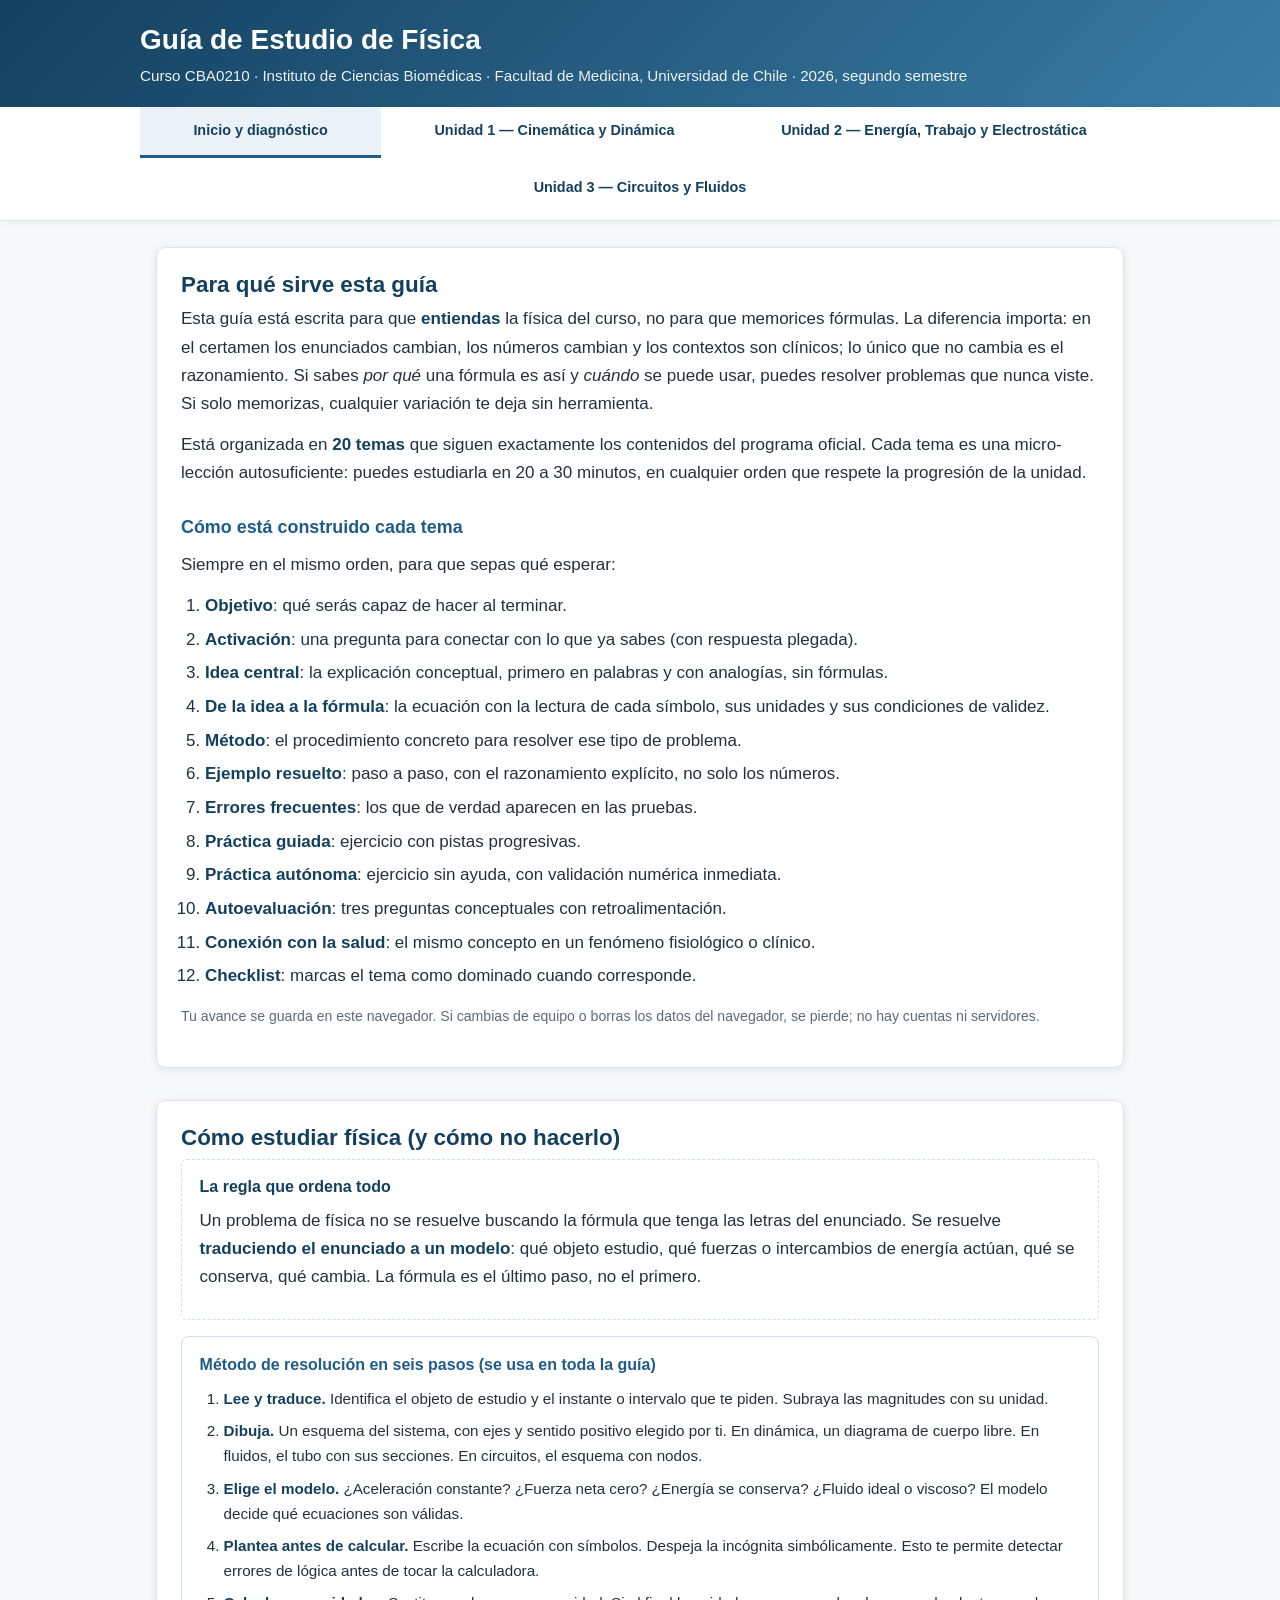
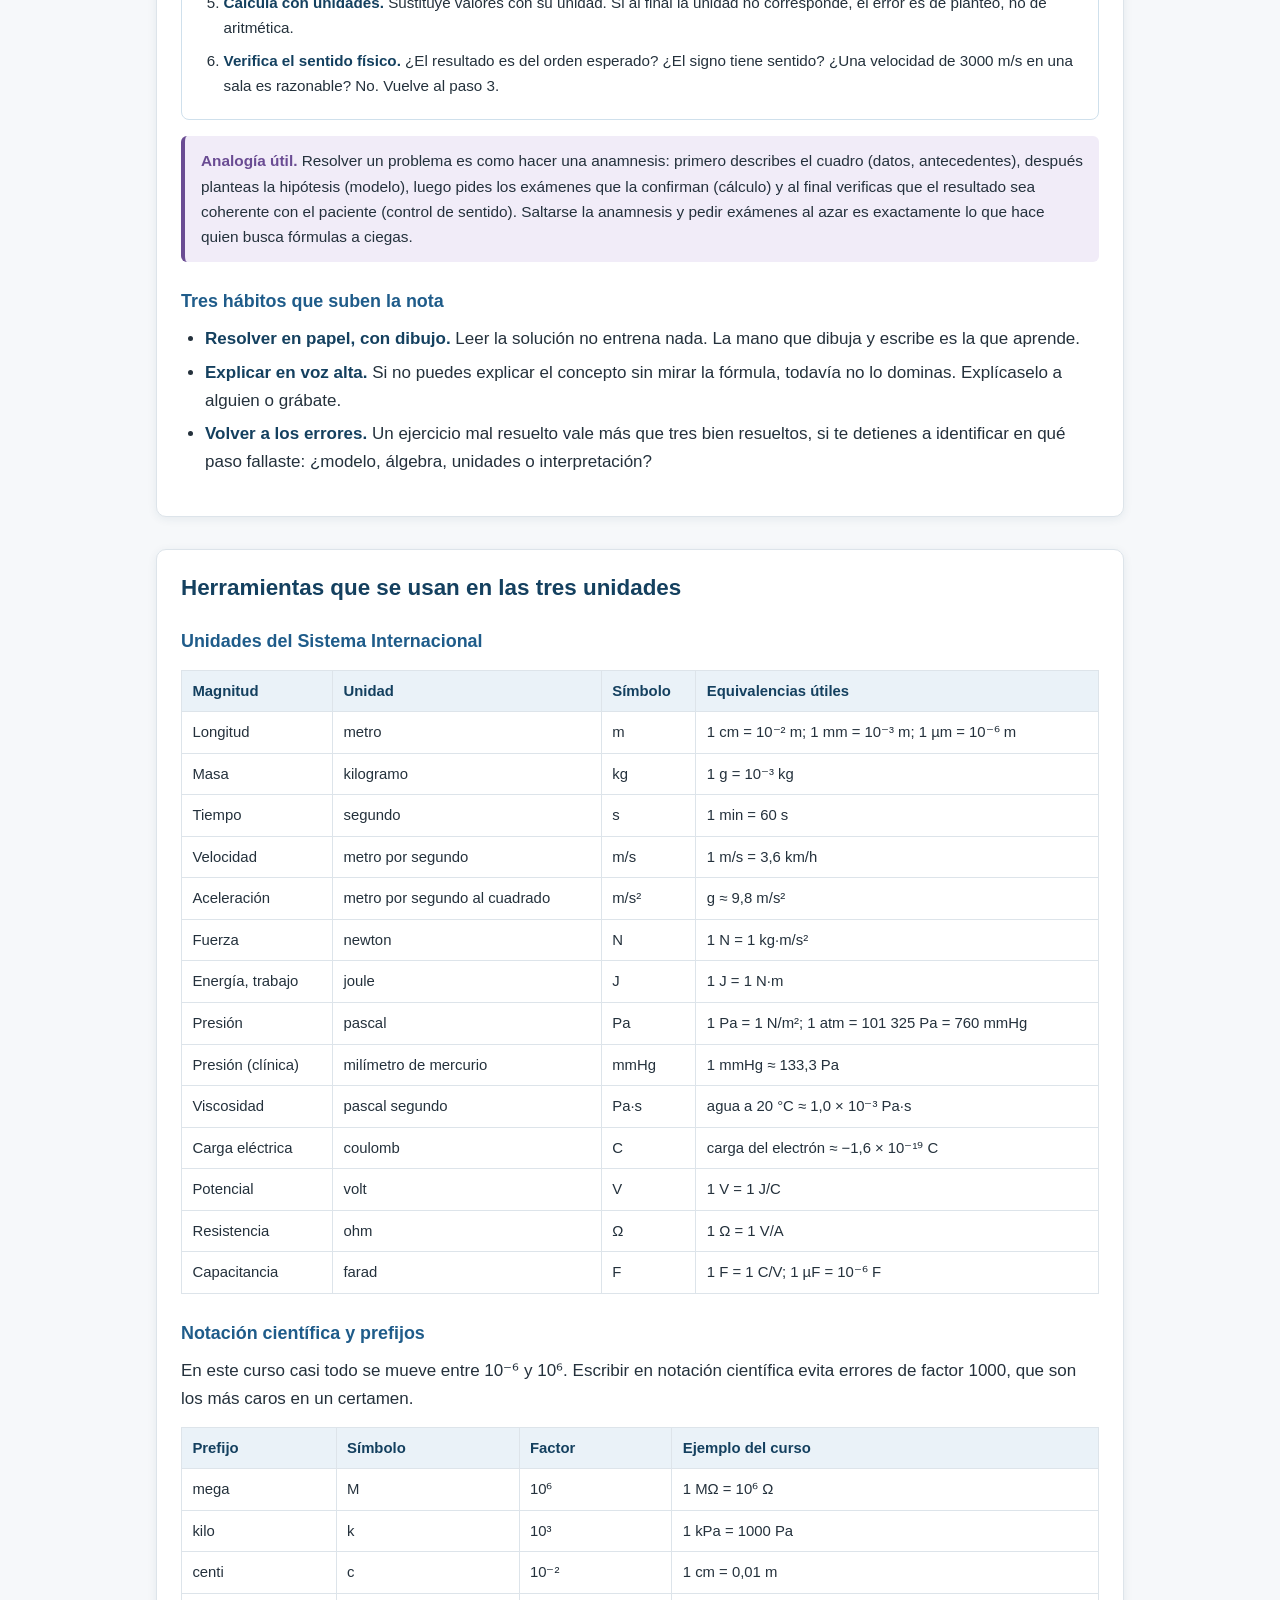
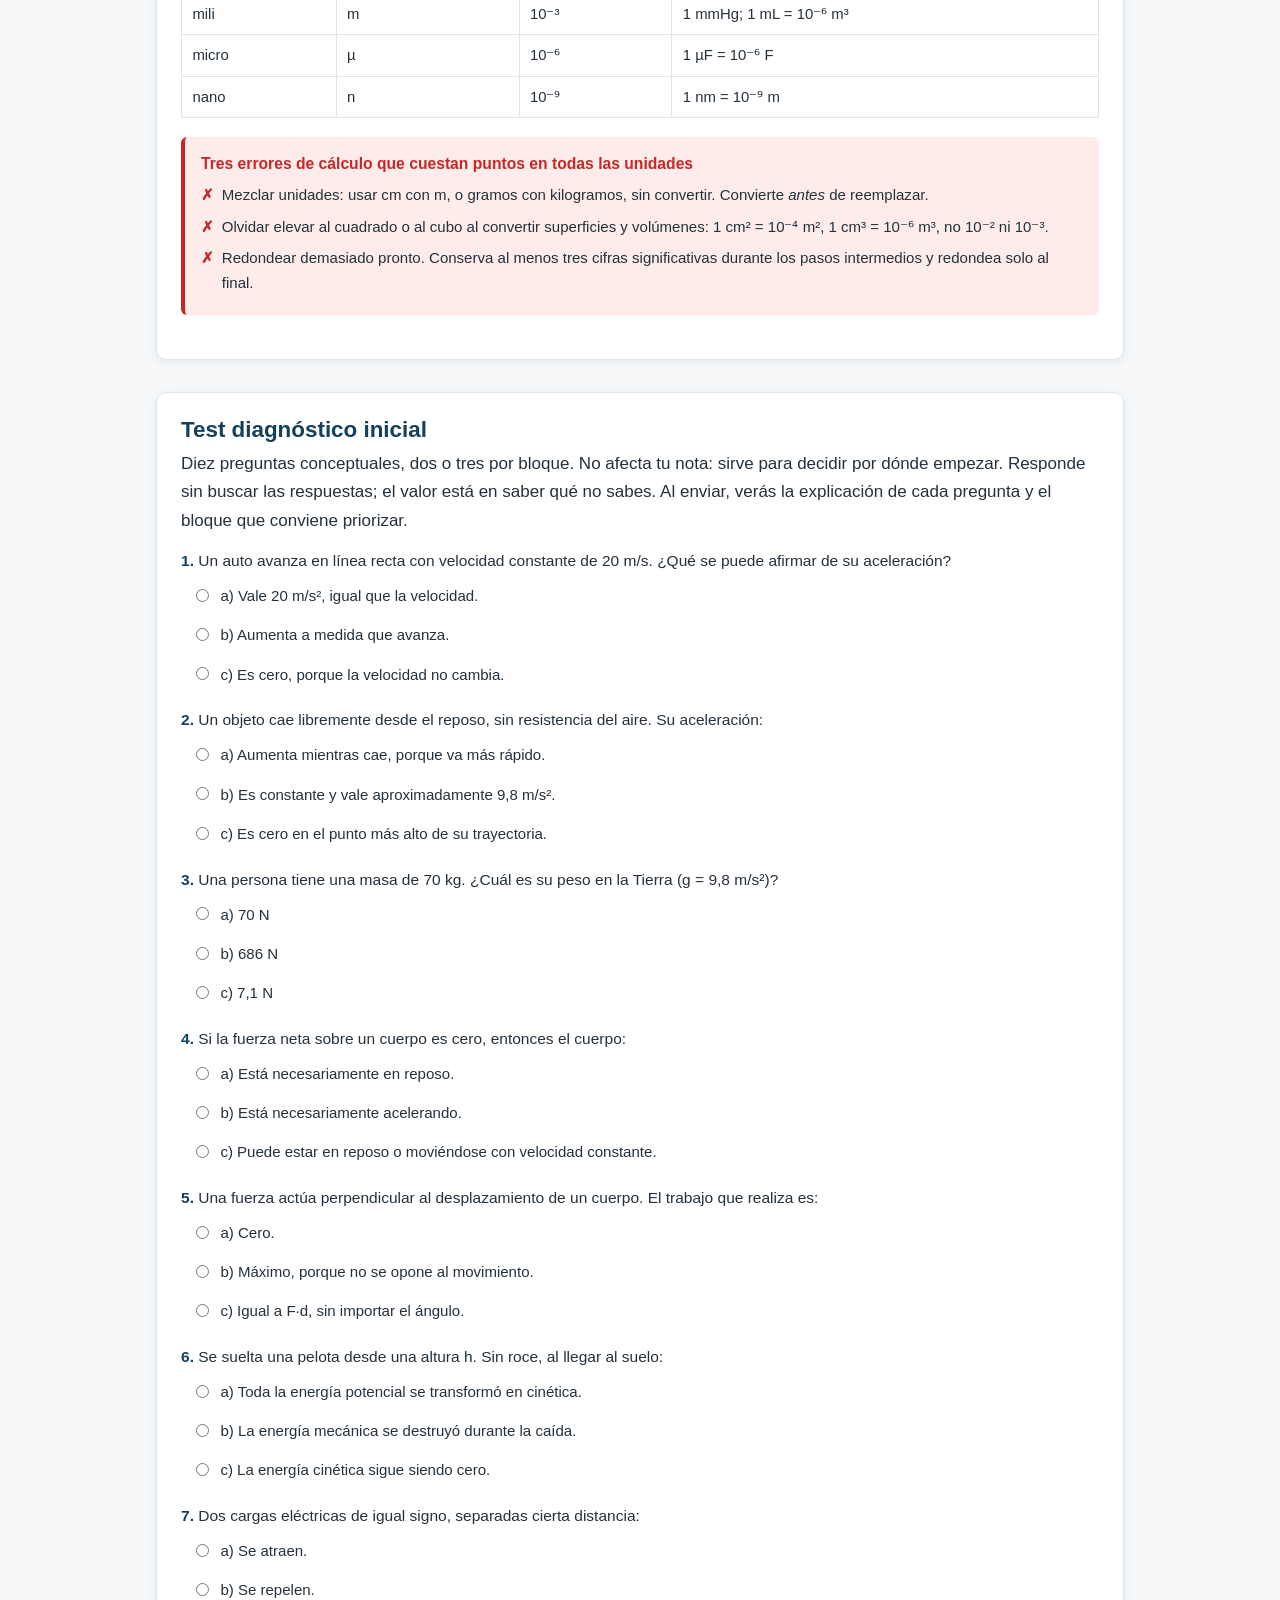
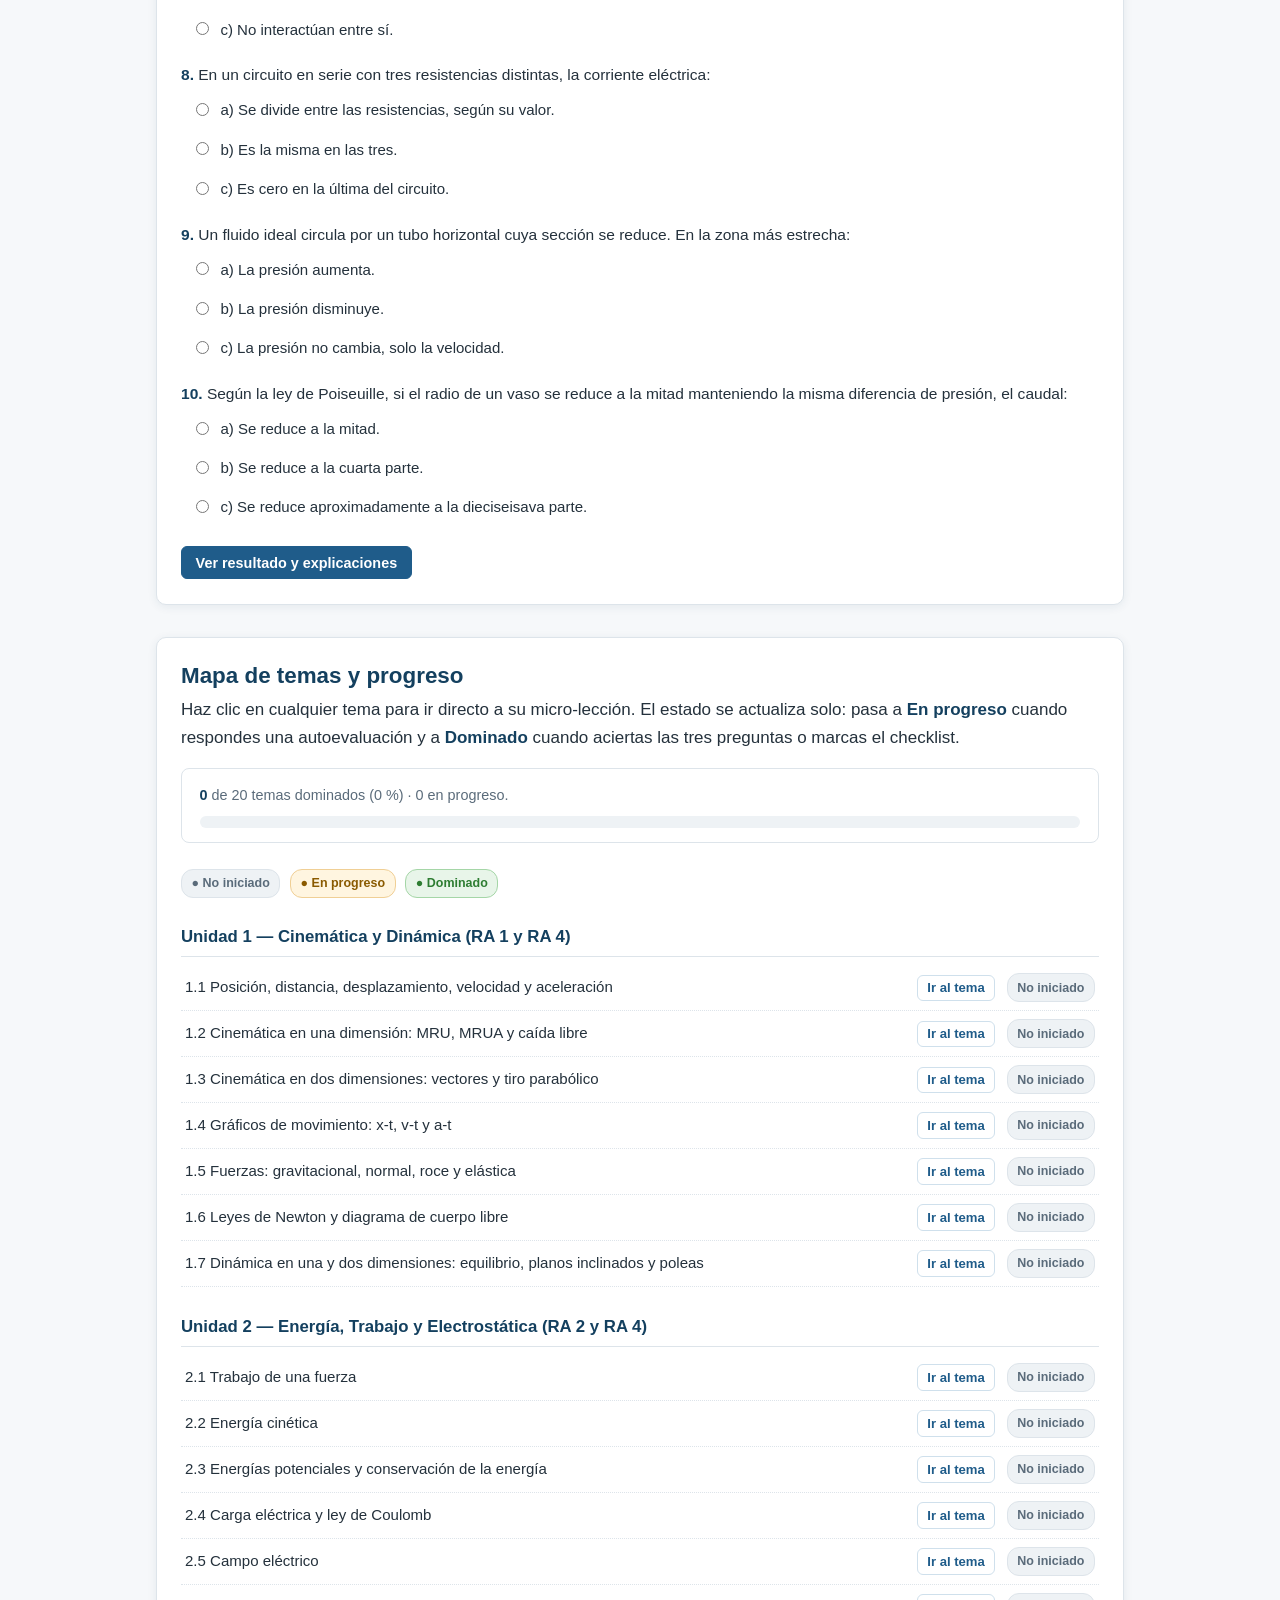
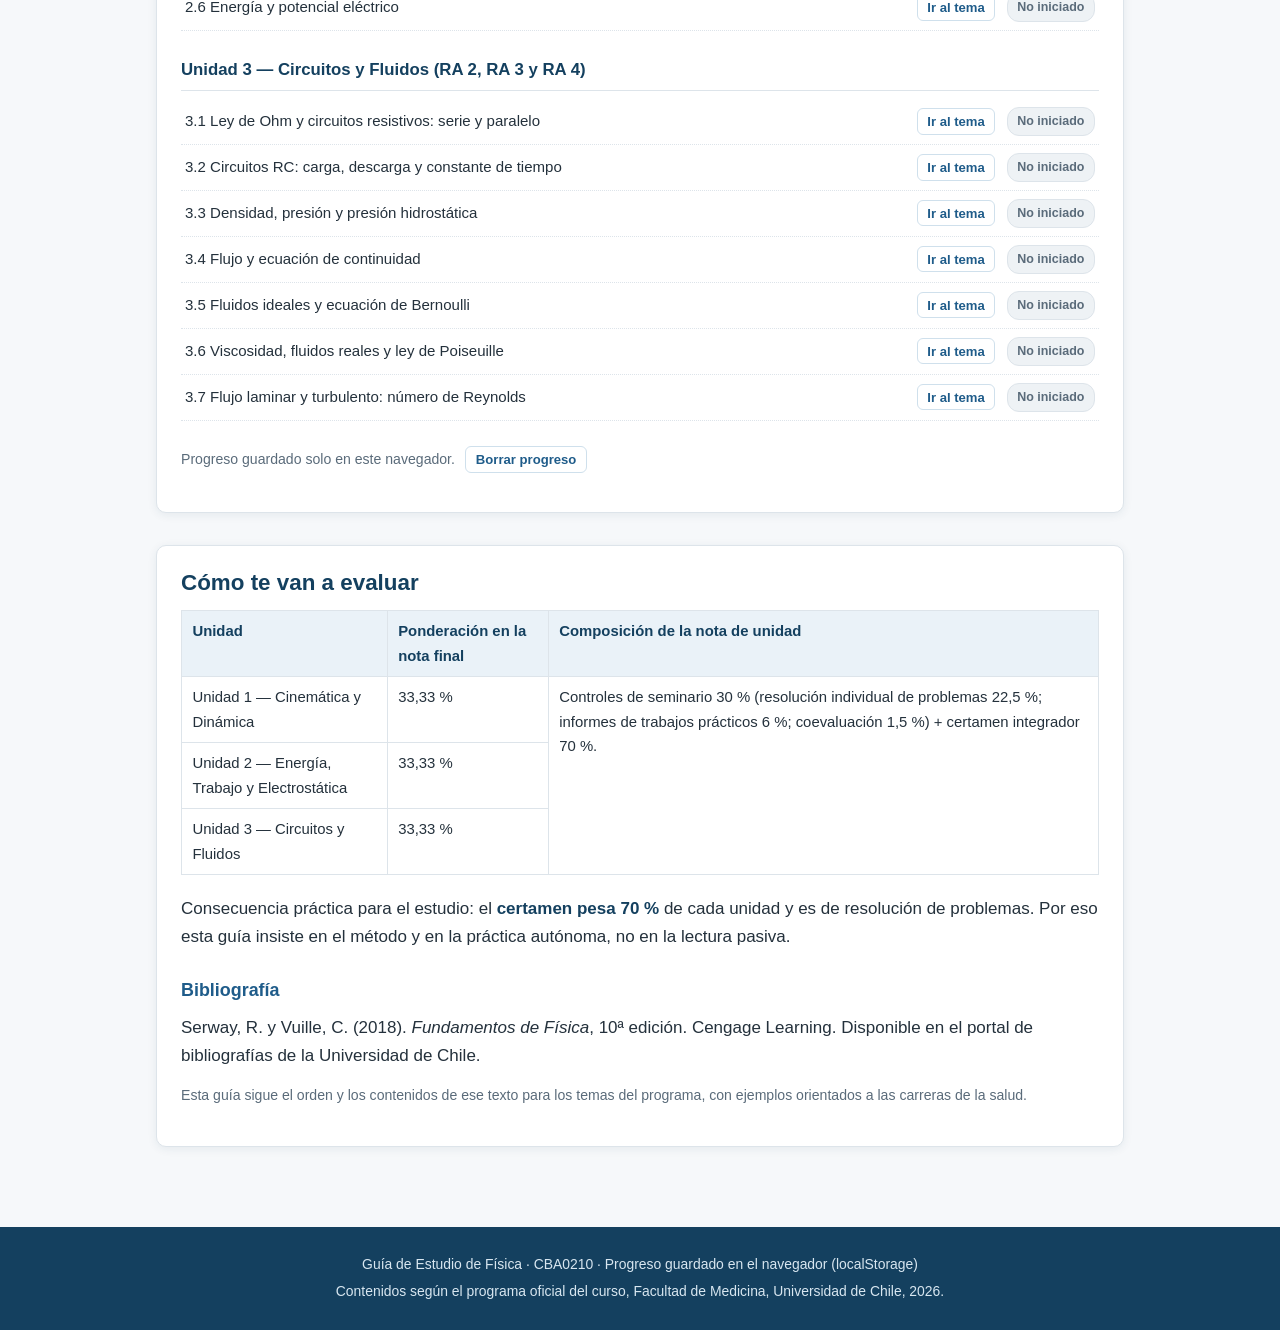
<file: index.html>
<!DOCTYPE html>
<html lang="es">
<head>
<meta charset="UTF-8">
<meta name="viewport" content="width=device-width, initial-scale=1.0">
<title>Guía de Estudio de Física — CBA0210</title>
<link rel="stylesheet" href="styles.css">
</head>
<body>

<header>
  <div class="header-container">
    <h1>Guía de Estudio de Física</h1>
    <p class="sub">Curso CBA0210 &middot; Instituto de Ciencias Biomédicas &middot; Facultad de Medicina, Universidad de Chile &middot; 2026, segundo semestre</p>
  </div>
</header>

<nav>
  <ul class="nav-list">
    <li><a href="index.html" class="activa">Inicio y diagnóstico</a></li>
    <li><a href="unidad1.html">Unidad 1 — Cinemática y Dinámica</a></li>
    <li><a href="unidad2.html">Unidad 2 — Energía, Trabajo y Electrostática</a></li>
    <li><a href="unidad3.html">Unidad 3 — Circuitos y Fluidos</a></li>
  </ul>
</nav>

<main>

  <!-- ==================== PORTADA ==================== -->
  <section class="seccion">
    <div class="tarjeta">
      <h2>Para qué sirve esta guía</h2>
      <p>Esta guía está escrita para que <strong>entiendas</strong> la física del curso, no para que memorices fórmulas. La diferencia importa: en el certamen los enunciados cambian, los números cambian y los contextos son clínicos; lo único que no cambia es el razonamiento. Si sabes <em>por qué</em> una fórmula es así y <em>cuándo</em> se puede usar, puedes resolver problemas que nunca viste. Si solo memorizas, cualquier variación te deja sin herramienta.</p>
      <p>Está organizada en <strong>20 temas</strong> que siguen exactamente los contenidos del programa oficial. Cada tema es una micro-lección autosuficiente: puedes estudiarla en 20 a 30 minutos, en cualquier orden que respete la progresión de la unidad.</p>

      <h3>Cómo está construido cada tema</h3>
      <p>Siempre en el mismo orden, para que sepas qué esperar:</p>
      <ol>
        <li><strong>Objetivo</strong>: qué serás capaz de hacer al terminar.</li>
        <li><strong>Activación</strong>: una pregunta para conectar con lo que ya sabes (con respuesta plegada).</li>
        <li><strong>Idea central</strong>: la explicación conceptual, primero en palabras y con analogías, sin fórmulas.</li>
        <li><strong>De la idea a la fórmula</strong>: la ecuación con la lectura de cada símbolo, sus unidades y sus condiciones de validez.</li>
        <li><strong>Método</strong>: el procedimiento concreto para resolver ese tipo de problema.</li>
        <li><strong>Ejemplo resuelto</strong>: paso a paso, con el razonamiento explícito, no solo los números.</li>
        <li><strong>Errores frecuentes</strong>: los que de verdad aparecen en las pruebas.</li>
        <li><strong>Práctica guiada</strong>: ejercicio con pistas progresivas.</li>
        <li><strong>Práctica autónoma</strong>: ejercicio sin ayuda, con validación numérica inmediata.</li>
        <li><strong>Autoevaluación</strong>: tres preguntas conceptuales con retroalimentación.</li>
        <li><strong>Conexión con la salud</strong>: el mismo concepto en un fenómeno fisiológico o clínico.</li>
        <li><strong>Checklist</strong>: marcas el tema como dominado cuando corresponde.</li>
      </ol>
      <p class="nota">Tu avance se guarda en este navegador. Si cambias de equipo o borras los datos del navegador, se pierde; no hay cuentas ni servidores.</p>
    </div>
  </section>

  <!-- ==================== CÓMO ESTUDIAR ==================== -->
  <section class="seccion">
    <div class="tarjeta">
      <h2>Cómo estudiar física (y cómo no hacerlo)</h2>

      <div class="idea">
        <h4>La regla que ordena todo</h4>
        <p>Un problema de física no se resuelve buscando la fórmula que tenga las letras del enunciado. Se resuelve <strong>traduciendo el enunciado a un modelo</strong>: qué objeto estudio, qué fuerzas o intercambios de energía actúan, qué se conserva, qué cambia. La fórmula es el último paso, no el primero.</p>
      </div>

      <div class="metodo">
        <h4>Método de resolución en seis pasos (se usa en toda la guía)</h4>
        <ol>
          <li><strong>Lee y traduce.</strong> Identifica el objeto de estudio y el instante o intervalo que te piden. Subraya las magnitudes con su unidad.</li>
          <li><strong>Dibuja.</strong> Un esquema del sistema, con ejes y sentido positivo elegido por ti. En dinámica, un diagrama de cuerpo libre. En fluidos, el tubo con sus secciones. En circuitos, el esquema con nodos.</li>
          <li><strong>Elige el modelo.</strong> ¿Aceleración constante? ¿Fuerza neta cero? ¿Energía se conserva? ¿Fluido ideal o viscoso? El modelo decide qué ecuaciones son válidas.</li>
          <li><strong>Plantea antes de calcular.</strong> Escribe la ecuación con símbolos. Despeja la incógnita simbólicamente. Esto te permite detectar errores de lógica antes de tocar la calculadora.</li>
          <li><strong>Calcula con unidades.</strong> Sustituye valores con su unidad. Si al final la unidad no corresponde, el error es de planteo, no de aritmética.</li>
          <li><strong>Verifica el sentido físico.</strong> ¿El resultado es del orden esperado? ¿El signo tiene sentido? ¿Una velocidad de 3000 m/s en una sala es razonable? No. Vuelve al paso 3.</li>
        </ol>
      </div>

      <div class="analogia">
        <strong>Analogía útil.</strong> Resolver un problema es como hacer una anamnesis: primero describes el cuadro (datos, antecedentes), después planteas la hipótesis (modelo), luego pides los exámenes que la confirman (cálculo) y al final verificas que el resultado sea coherente con el paciente (control de sentido). Saltarse la anamnesis y pedir exámenes al azar es exactamente lo que hace quien busca fórmulas a ciegas.
      </div>

      <h3>Tres hábitos que suben la nota</h3>
      <ul>
        <li><strong>Resolver en papel, con dibujo.</strong> Leer la solución no entrena nada. La mano que dibuja y escribe es la que aprende.</li>
        <li><strong>Explicar en voz alta.</strong> Si no puedes explicar el concepto sin mirar la fórmula, todavía no lo dominas. Explícaselo a alguien o grábate.</li>
        <li><strong>Volver a los errores.</strong> Un ejercicio mal resuelto vale más que tres bien resueltos, si te detienes a identificar en qué paso fallaste: ¿modelo, álgebra, unidades o interpretación?</li>
      </ul>
    </div>
  </section>

  <!-- ==================== HERRAMIENTAS TRANSVERSALES ==================== -->
  <section class="seccion">
    <div class="tarjeta">
      <h2>Herramientas que se usan en las tres unidades</h2>

      <h3>Unidades del Sistema Internacional</h3>
      <table class="general">
        <tr><th>Magnitud</th><th>Unidad</th><th>Símbolo</th><th>Equivalencias útiles</th></tr>
        <tr><td>Longitud</td><td>metro</td><td>m</td><td>1 cm = 10⁻² m; 1 mm = 10⁻³ m; 1 µm = 10⁻⁶ m</td></tr>
        <tr><td>Masa</td><td>kilogramo</td><td>kg</td><td>1 g = 10⁻³ kg</td></tr>
        <tr><td>Tiempo</td><td>segundo</td><td>s</td><td>1 min = 60 s</td></tr>
        <tr><td>Velocidad</td><td>metro por segundo</td><td>m/s</td><td>1 m/s = 3,6 km/h</td></tr>
        <tr><td>Aceleración</td><td>metro por segundo al cuadrado</td><td>m/s²</td><td>g ≈ 9,8 m/s²</td></tr>
        <tr><td>Fuerza</td><td>newton</td><td>N</td><td>1 N = 1 kg·m/s²</td></tr>
        <tr><td>Energía, trabajo</td><td>joule</td><td>J</td><td>1 J = 1 N·m</td></tr>
        <tr><td>Presión</td><td>pascal</td><td>Pa</td><td>1 Pa = 1 N/m²; 1 atm = 101 325 Pa = 760 mmHg</td></tr>
        <tr><td>Presión (clínica)</td><td>milímetro de mercurio</td><td>mmHg</td><td>1 mmHg ≈ 133,3 Pa</td></tr>
        <tr><td>Viscosidad</td><td>pascal segundo</td><td>Pa·s</td><td>agua a 20 °C ≈ 1,0 × 10⁻³ Pa·s</td></tr>
        <tr><td>Carga eléctrica</td><td>coulomb</td><td>C</td><td>carga del electrón ≈ −1,6 × 10⁻¹⁹ C</td></tr>
        <tr><td>Potencial</td><td>volt</td><td>V</td><td>1 V = 1 J/C</td></tr>
        <tr><td>Resistencia</td><td>ohm</td><td>Ω</td><td>1 Ω = 1 V/A</td></tr>
        <tr><td>Capacitancia</td><td>farad</td><td>F</td><td>1 F = 1 C/V; 1 µF = 10⁻⁶ F</td></tr>
      </table>

      <h3>Notación científica y prefijos</h3>
      <p>En este curso casi todo se mueve entre 10⁻⁶ y 10⁶. Escribir en notación científica evita errores de factor 1000, que son los más caros en un certamen.</p>
      <table class="general">
        <tr><th>Prefijo</th><th>Símbolo</th><th>Factor</th><th>Ejemplo del curso</th></tr>
        <tr><td>mega</td><td>M</td><td>10⁶</td><td>1 MΩ = 10⁶ Ω</td></tr>
        <tr><td>kilo</td><td>k</td><td>10³</td><td>1 kPa = 1000 Pa</td></tr>
        <tr><td>centi</td><td>c</td><td>10⁻²</td><td>1 cm = 0,01 m</td></tr>
        <tr><td>mili</td><td>m</td><td>10⁻³</td><td>1 mmHg; 1 mL = 10⁻⁶ m³</td></tr>
        <tr><td>micro</td><td>µ</td><td>10⁻⁶</td><td>1 µF = 10⁻⁶ F</td></tr>
        <tr><td>nano</td><td>n</td><td>10⁻⁹</td><td>1 nm = 10⁻⁹ m</td></tr>
      </table>

      <div class="errores">
        <h4>Tres errores de cálculo que cuestan puntos en todas las unidades</h4>
        <ul>
          <li>Mezclar unidades: usar cm con m, o gramos con kilogramos, sin convertir. Convierte <em>antes</em> de reemplazar.</li>
          <li>Olvidar elevar al cuadrado o al cubo al convertir superficies y volúmenes: 1 cm² = 10⁻⁴ m², 1 cm³ = 10⁻⁶ m³, no 10⁻² ni 10⁻³.</li>
          <li>Redondear demasiado pronto. Conserva al menos tres cifras significativas durante los pasos intermedios y redondea solo al final.</li>
        </ul>
      </div>
    </div>
  </section>

  <!-- ==================== DIAGNÓSTICO ==================== -->
  <section class="seccion">
    <div class="tarjeta">
      <h2>Test diagnóstico inicial</h2>
      <p>Diez preguntas conceptuales, dos o tres por bloque. No afecta tu nota: sirve para decidir por dónde empezar. Responde sin buscar las respuestas; el valor está en saber qué no sabes. Al enviar, verás la explicación de cada pregunta y el bloque que conviene priorizar.</p>

      <form id="form-diagnostico" class="autoevaluacion-form">

        <div class="pregunta">
          <label><strong>1.</strong> Un auto avanza en línea recta con velocidad constante de 20 m/s. ¿Qué se puede afirmar de su aceleración?</label>
          <div class="opciones">
            <label><input type="radio" name="d1" value="a"> a) Vale 20 m/s², igual que la velocidad.</label>
            <label><input type="radio" name="d1" value="b"> b) Aumenta a medida que avanza.</label>
            <label><input type="radio" name="d1" value="c"> c) Es cero, porque la velocidad no cambia.</label>
          </div>
          <div class="feedback" id="fb-diag-d1"></div>
        </div>

        <div class="pregunta">
          <label><strong>2.</strong> Un objeto cae libremente desde el reposo, sin resistencia del aire. Su aceleración:</label>
          <div class="opciones">
            <label><input type="radio" name="d2" value="a"> a) Aumenta mientras cae, porque va más rápido.</label>
            <label><input type="radio" name="d2" value="b"> b) Es constante y vale aproximadamente 9,8 m/s².</label>
            <label><input type="radio" name="d2" value="c"> c) Es cero en el punto más alto de su trayectoria.</label>
          </div>
          <div class="feedback" id="fb-diag-d2"></div>
        </div>

        <div class="pregunta">
          <label><strong>3.</strong> Una persona tiene una masa de 70 kg. ¿Cuál es su peso en la Tierra (g = 9,8 m/s²)?</label>
          <div class="opciones">
            <label><input type="radio" name="d3" value="a"> a) 70 N</label>
            <label><input type="radio" name="d3" value="b"> b) 686 N</label>
            <label><input type="radio" name="d3" value="c"> c) 7,1 N</label>
          </div>
          <div class="feedback" id="fb-diag-d3"></div>
        </div>

        <div class="pregunta">
          <label><strong>4.</strong> Si la fuerza neta sobre un cuerpo es cero, entonces el cuerpo:</label>
          <div class="opciones">
            <label><input type="radio" name="d4" value="a"> a) Está necesariamente en reposo.</label>
            <label><input type="radio" name="d4" value="b"> b) Está necesariamente acelerando.</label>
            <label><input type="radio" name="d4" value="c"> c) Puede estar en reposo o moviéndose con velocidad constante.</label>
          </div>
          <div class="feedback" id="fb-diag-d4"></div>
        </div>

        <div class="pregunta">
          <label><strong>5.</strong> Una fuerza actúa perpendicular al desplazamiento de un cuerpo. El trabajo que realiza es:</label>
          <div class="opciones">
            <label><input type="radio" name="d5" value="a"> a) Cero.</label>
            <label><input type="radio" name="d5" value="b"> b) Máximo, porque no se opone al movimiento.</label>
            <label><input type="radio" name="d5" value="c"> c) Igual a F·d, sin importar el ángulo.</label>
          </div>
          <div class="feedback" id="fb-diag-d5"></div>
        </div>

        <div class="pregunta">
          <label><strong>6.</strong> Se suelta una pelota desde una altura h. Sin roce, al llegar al suelo:</label>
          <div class="opciones">
            <label><input type="radio" name="d6" value="a"> a) Toda la energía potencial se transformó en cinética.</label>
            <label><input type="radio" name="d6" value="b"> b) La energía mecánica se destruyó durante la caída.</label>
            <label><input type="radio" name="d6" value="c"> c) La energía cinética sigue siendo cero.</label>
          </div>
          <div class="feedback" id="fb-diag-d6"></div>
        </div>

        <div class="pregunta">
          <label><strong>7.</strong> Dos cargas eléctricas de igual signo, separadas cierta distancia:</label>
          <div class="opciones">
            <label><input type="radio" name="d7" value="a"> a) Se atraen.</label>
            <label><input type="radio" name="d7" value="b"> b) Se repelen.</label>
            <label><input type="radio" name="d7" value="c"> c) No interactúan entre sí.</label>
          </div>
          <div class="feedback" id="fb-diag-d7"></div>
        </div>

        <div class="pregunta">
          <label><strong>8.</strong> En un circuito en serie con tres resistencias distintas, la corriente eléctrica:</label>
          <div class="opciones">
            <label><input type="radio" name="d8" value="a"> a) Se divide entre las resistencias, según su valor.</label>
            <label><input type="radio" name="d8" value="b"> b) Es la misma en las tres.</label>
            <label><input type="radio" name="d8" value="c"> c) Es cero en la última del circuito.</label>
          </div>
          <div class="feedback" id="fb-diag-d8"></div>
        </div>

        <div class="pregunta">
          <label><strong>9.</strong> Un fluido ideal circula por un tubo horizontal cuya sección se reduce. En la zona más estrecha:</label>
          <div class="opciones">
            <label><input type="radio" name="d9" value="a"> a) La presión aumenta.</label>
            <label><input type="radio" name="d9" value="b"> b) La presión disminuye.</label>
            <label><input type="radio" name="d9" value="c"> c) La presión no cambia, solo la velocidad.</label>
          </div>
          <div class="feedback" id="fb-diag-d9"></div>
        </div>

        <div class="pregunta">
          <label><strong>10.</strong> Según la ley de Poiseuille, si el radio de un vaso se reduce a la mitad manteniendo la misma diferencia de presión, el caudal:</label>
          <div class="opciones">
            <label><input type="radio" name="d10" value="a"> a) Se reduce a la mitad.</label>
            <label><input type="radio" name="d10" value="b"> b) Se reduce a la cuarta parte.</label>
            <label><input type="radio" name="d10" value="c"> c) Se reduce aproximadamente a la dieciseisava parte.</label>
          </div>
          <div class="feedback" id="fb-diag-d10"></div>
        </div>

        <button type="submit" style="margin-top:0.4rem;">Ver resultado y explicaciones</button>
      </form>

      <div id="resultado-diag" class="resultado-diag"></div>
    </div>
  </section>

  <!-- ==================== PROGRESO ==================== -->
  <section class="seccion">
    <div class="tarjeta">
      <h2>Mapa de temas y progreso</h2>
      <p>Haz clic en cualquier tema para ir directo a su micro-lección. El estado se actualiza solo: pasa a <strong>En progreso</strong> cuando respondes una autoevaluación y a <strong>Dominado</strong> cuando aciertas las tres preguntas o marcas el checklist.</p>

      <div class="progreso-caja" id="progreso-global">
        <p class="progreso-texto">Sin datos todavía.</p>
        <div class="barra"><span></span></div>
      </div>

      <div class="leyenda-estados">
        <span class="badge">● No iniciado</span>
        <span class="badge enprogreso">● En progreso</span>
        <span class="badge dominado">● Dominado</span>
      </div>

      <div class="mapa-unidad">
        <h3>Unidad 1 — Cinemática y Dinámica (RA 1 y RA 4)</h3>
        <div class="tema-mapa">
          <span>1.1 Posición, distancia, desplazamiento, velocidad y aceleración</span>
          <a href="unidad1.html#u1-t1"><button class="btn-ir" type="button">Ir al tema</button></a>
          <span class="badge" data-badge-tema="u1-t1"></span>
        </div>
        <div class="tema-mapa">
          <span>1.2 Cinemática en una dimensión: MRU, MRUA y caída libre</span>
          <a href="unidad1.html#u1-t2"><button class="btn-ir" type="button">Ir al tema</button></a>
          <span class="badge" data-badge-tema="u1-t2"></span>
        </div>
        <div class="tema-mapa">
          <span>1.3 Cinemática en dos dimensiones: vectores y tiro parabólico</span>
          <a href="unidad1.html#u1-t3"><button class="btn-ir" type="button">Ir al tema</button></a>
          <span class="badge" data-badge-tema="u1-t3"></span>
        </div>
        <div class="tema-mapa">
          <span>1.4 Gráficos de movimiento: x-t, v-t y a-t</span>
          <a href="unidad1.html#u1-t4"><button class="btn-ir" type="button">Ir al tema</button></a>
          <span class="badge" data-badge-tema="u1-t4"></span>
        </div>
        <div class="tema-mapa">
          <span>1.5 Fuerzas: gravitacional, normal, roce y elástica</span>
          <a href="unidad1.html#u1-t5"><button class="btn-ir" type="button">Ir al tema</button></a>
          <span class="badge" data-badge-tema="u1-t5"></span>
        </div>
        <div class="tema-mapa">
          <span>1.6 Leyes de Newton y diagrama de cuerpo libre</span>
          <a href="unidad1.html#u1-t6"><button class="btn-ir" type="button">Ir al tema</button></a>
          <span class="badge" data-badge-tema="u1-t6"></span>
        </div>
        <div class="tema-mapa">
          <span>1.7 Dinámica en una y dos dimensiones: equilibrio, planos inclinados y poleas</span>
          <a href="unidad1.html#u1-t7"><button class="btn-ir" type="button">Ir al tema</button></a>
          <span class="badge" data-badge-tema="u1-t7"></span>
        </div>
      </div>

      <div class="mapa-unidad">
        <h3>Unidad 2 — Energía, Trabajo y Electrostática (RA 2 y RA 4)</h3>
        <div class="tema-mapa">
          <span>2.1 Trabajo de una fuerza</span>
          <a href="unidad2.html#u2-t1"><button class="btn-ir" type="button">Ir al tema</button></a>
          <span class="badge" data-badge-tema="u2-t1"></span>
        </div>
        <div class="tema-mapa">
          <span>2.2 Energía cinética</span>
          <a href="unidad2.html#u2-t2"><button class="btn-ir" type="button">Ir al tema</button></a>
          <span class="badge" data-badge-tema="u2-t2"></span>
        </div>
        <div class="tema-mapa">
          <span>2.3 Energías potenciales y conservación de la energía</span>
          <a href="unidad2.html#u2-t3"><button class="btn-ir" type="button">Ir al tema</button></a>
          <span class="badge" data-badge-tema="u2-t3"></span>
        </div>
        <div class="tema-mapa">
          <span>2.4 Carga eléctrica y ley de Coulomb</span>
          <a href="unidad2.html#u2-t4"><button class="btn-ir" type="button">Ir al tema</button></a>
          <span class="badge" data-badge-tema="u2-t4"></span>
        </div>
        <div class="tema-mapa">
          <span>2.5 Campo eléctrico</span>
          <a href="unidad2.html#u2-t5"><button class="btn-ir" type="button">Ir al tema</button></a>
          <span class="badge" data-badge-tema="u2-t5"></span>
        </div>
        <div class="tema-mapa">
          <span>2.6 Energía y potencial eléctrico</span>
          <a href="unidad2.html#u2-t6"><button class="btn-ir" type="button">Ir al tema</button></a>
          <span class="badge" data-badge-tema="u2-t6"></span>
        </div>
      </div>

      <div class="mapa-unidad">
        <h3>Unidad 3 — Circuitos y Fluidos (RA 2, RA 3 y RA 4)</h3>
        <div class="tema-mapa">
          <span>3.1 Ley de Ohm y circuitos resistivos: serie y paralelo</span>
          <a href="unidad3.html#u3-t1"><button class="btn-ir" type="button">Ir al tema</button></a>
          <span class="badge" data-badge-tema="u3-t1"></span>
        </div>
        <div class="tema-mapa">
          <span>3.2 Circuitos RC: carga, descarga y constante de tiempo</span>
          <a href="unidad3.html#u3-t2"><button class="btn-ir" type="button">Ir al tema</button></a>
          <span class="badge" data-badge-tema="u3-t2"></span>
        </div>
        <div class="tema-mapa">
          <span>3.3 Densidad, presión y presión hidrostática</span>
          <a href="unidad3.html#u3-t3"><button class="btn-ir" type="button">Ir al tema</button></a>
          <span class="badge" data-badge-tema="u3-t3"></span>
        </div>
        <div class="tema-mapa">
          <span>3.4 Flujo y ecuación de continuidad</span>
          <a href="unidad3.html#u3-t4"><button class="btn-ir" type="button">Ir al tema</button></a>
          <span class="badge" data-badge-tema="u3-t4"></span>
        </div>
        <div class="tema-mapa">
          <span>3.5 Fluidos ideales y ecuación de Bernoulli</span>
          <a href="unidad3.html#u3-t5"><button class="btn-ir" type="button">Ir al tema</button></a>
          <span class="badge" data-badge-tema="u3-t5"></span>
        </div>
        <div class="tema-mapa">
          <span>3.6 Viscosidad, fluidos reales y ley de Poiseuille</span>
          <a href="unidad3.html#u3-t6"><button class="btn-ir" type="button">Ir al tema</button></a>
          <span class="badge" data-badge-tema="u3-t6"></span>
        </div>
        <div class="tema-mapa">
          <span>3.7 Flujo laminar y turbulento: número de Reynolds</span>
          <a href="unidad3.html#u3-t7"><button class="btn-ir" type="button">Ir al tema</button></a>
          <span class="badge" data-badge-tema="u3-t7"></span>
        </div>
      </div>

      <p class="nota">Progreso guardado solo en este navegador.
        <button id="btn-reiniciar-progreso" type="button" class="btn-ir" style="margin-left:0.4rem;">Borrar progreso</button>
      </p>
    </div>
  </section>

  <!-- ==================== EVALUACIÓN ==================== -->
  <section class="seccion">
    <div class="tarjeta">
      <h2>Cómo te van a evaluar</h2>
      <table class="general">
        <tr><th>Unidad</th><th>Ponderación en la nota final</th><th>Composición de la nota de unidad</th></tr>
        <tr><td>Unidad 1 — Cinemática y Dinámica</td><td>33,33 %</td><td rowspan="3">Controles de seminario 30 % (resolución individual de problemas 22,5 %; informes de trabajos prácticos 6 %; coevaluación 1,5 %) + certamen integrador 70 %.</td></tr>
        <tr><td>Unidad 2 — Energía, Trabajo y Electrostática</td><td>33,33 %</td></tr>
        <tr><td>Unidad 3 — Circuitos y Fluidos</td><td>33,33 %</td></tr>
      </table>
      <p>Consecuencia práctica para el estudio: el <strong>certamen pesa 70 %</strong> de cada unidad y es de resolución de problemas. Por eso esta guía insiste en el método y en la práctica autónoma, no en la lectura pasiva.</p>

      <h3>Bibliografía</h3>
      <p>Serway, R. y Vuille, C. (2018). <em>Fundamentos de Física</em>, 10ª edición. Cengage Learning. Disponible en el portal de bibliografías de la Universidad de Chile.</p>
      <p class="nota">Esta guía sigue el orden y los contenidos de ese texto para los temas del programa, con ejemplos orientados a las carreras de la salud.</p>
    </div>
  </section>

</main>

<footer>
  <p>Guía de Estudio de Física &middot; CBA0210 &middot; Progreso guardado en el navegador (localStorage)</p>
  <p>Contenidos según el programa oficial del curso, Facultad de Medicina, Universidad de Chile, 2026.</p>
</footer>

<script src="app.js"></script>
</body>
</html>
</file>
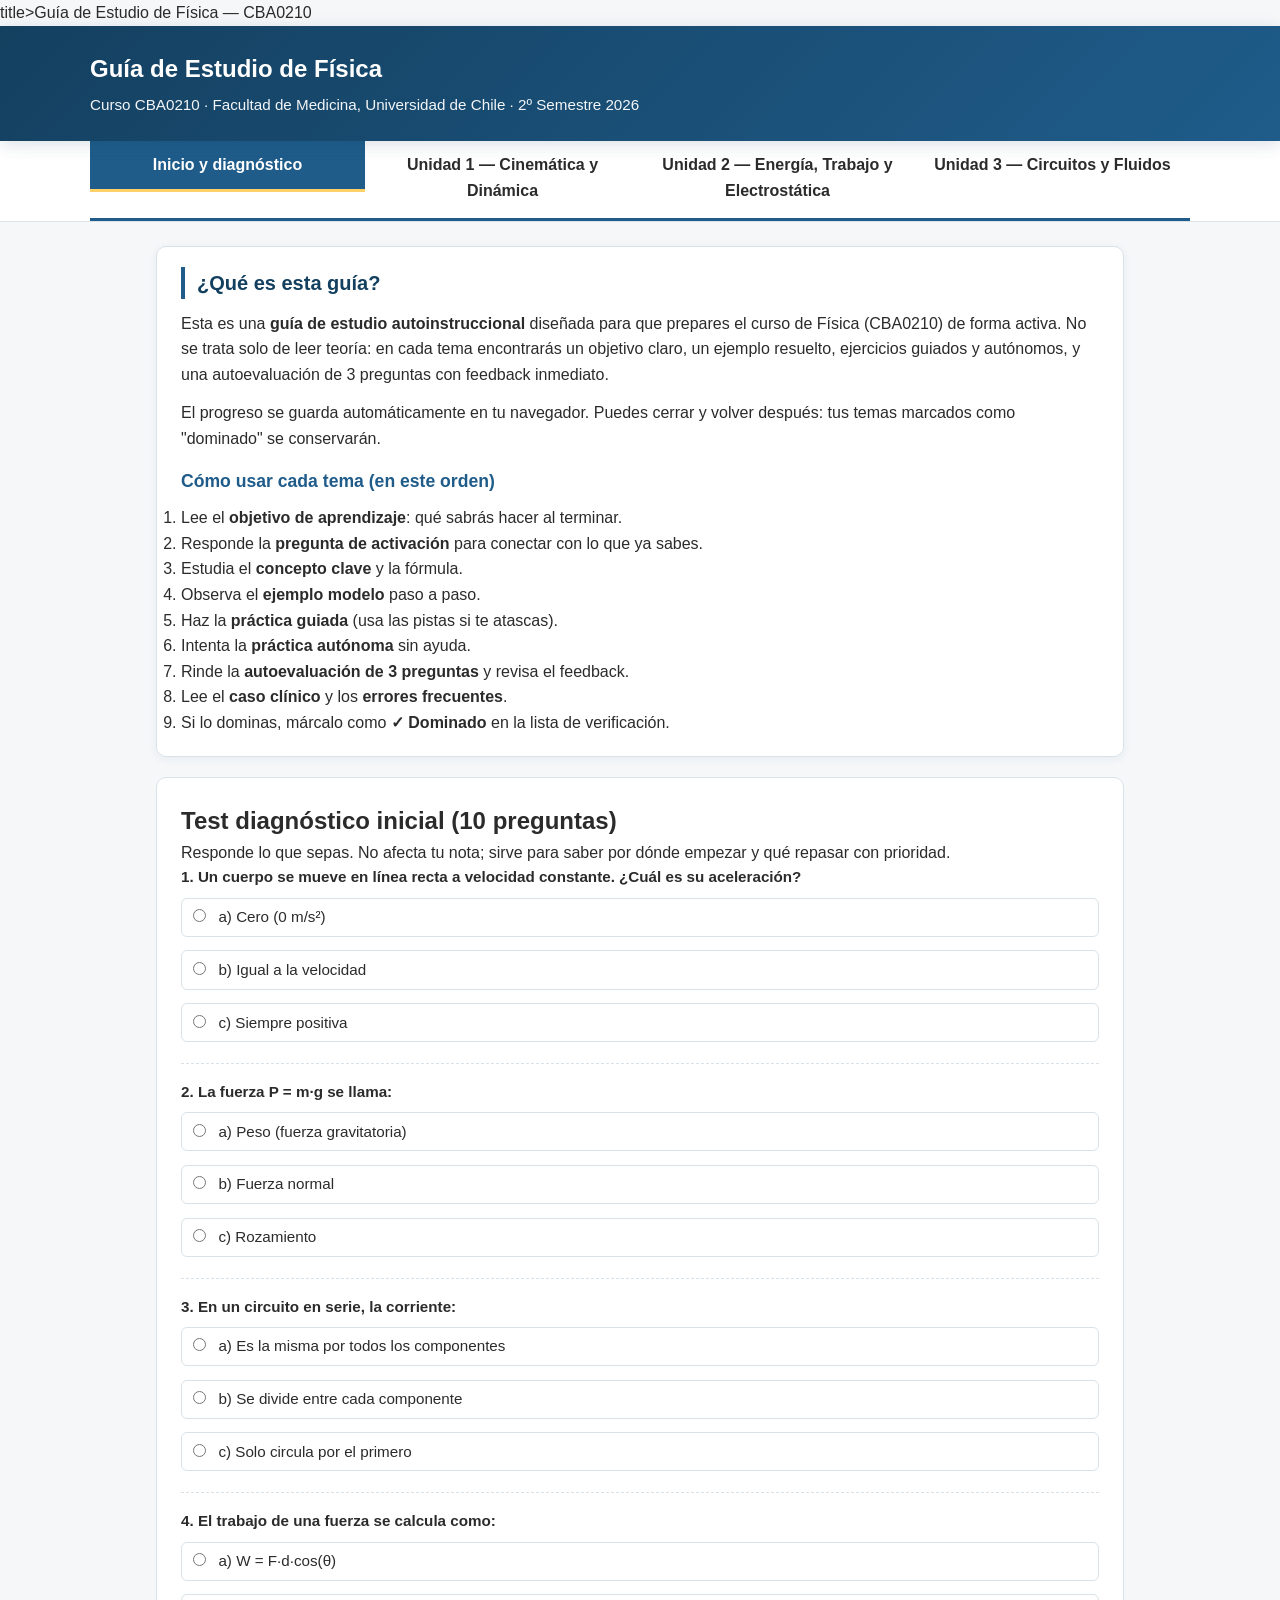
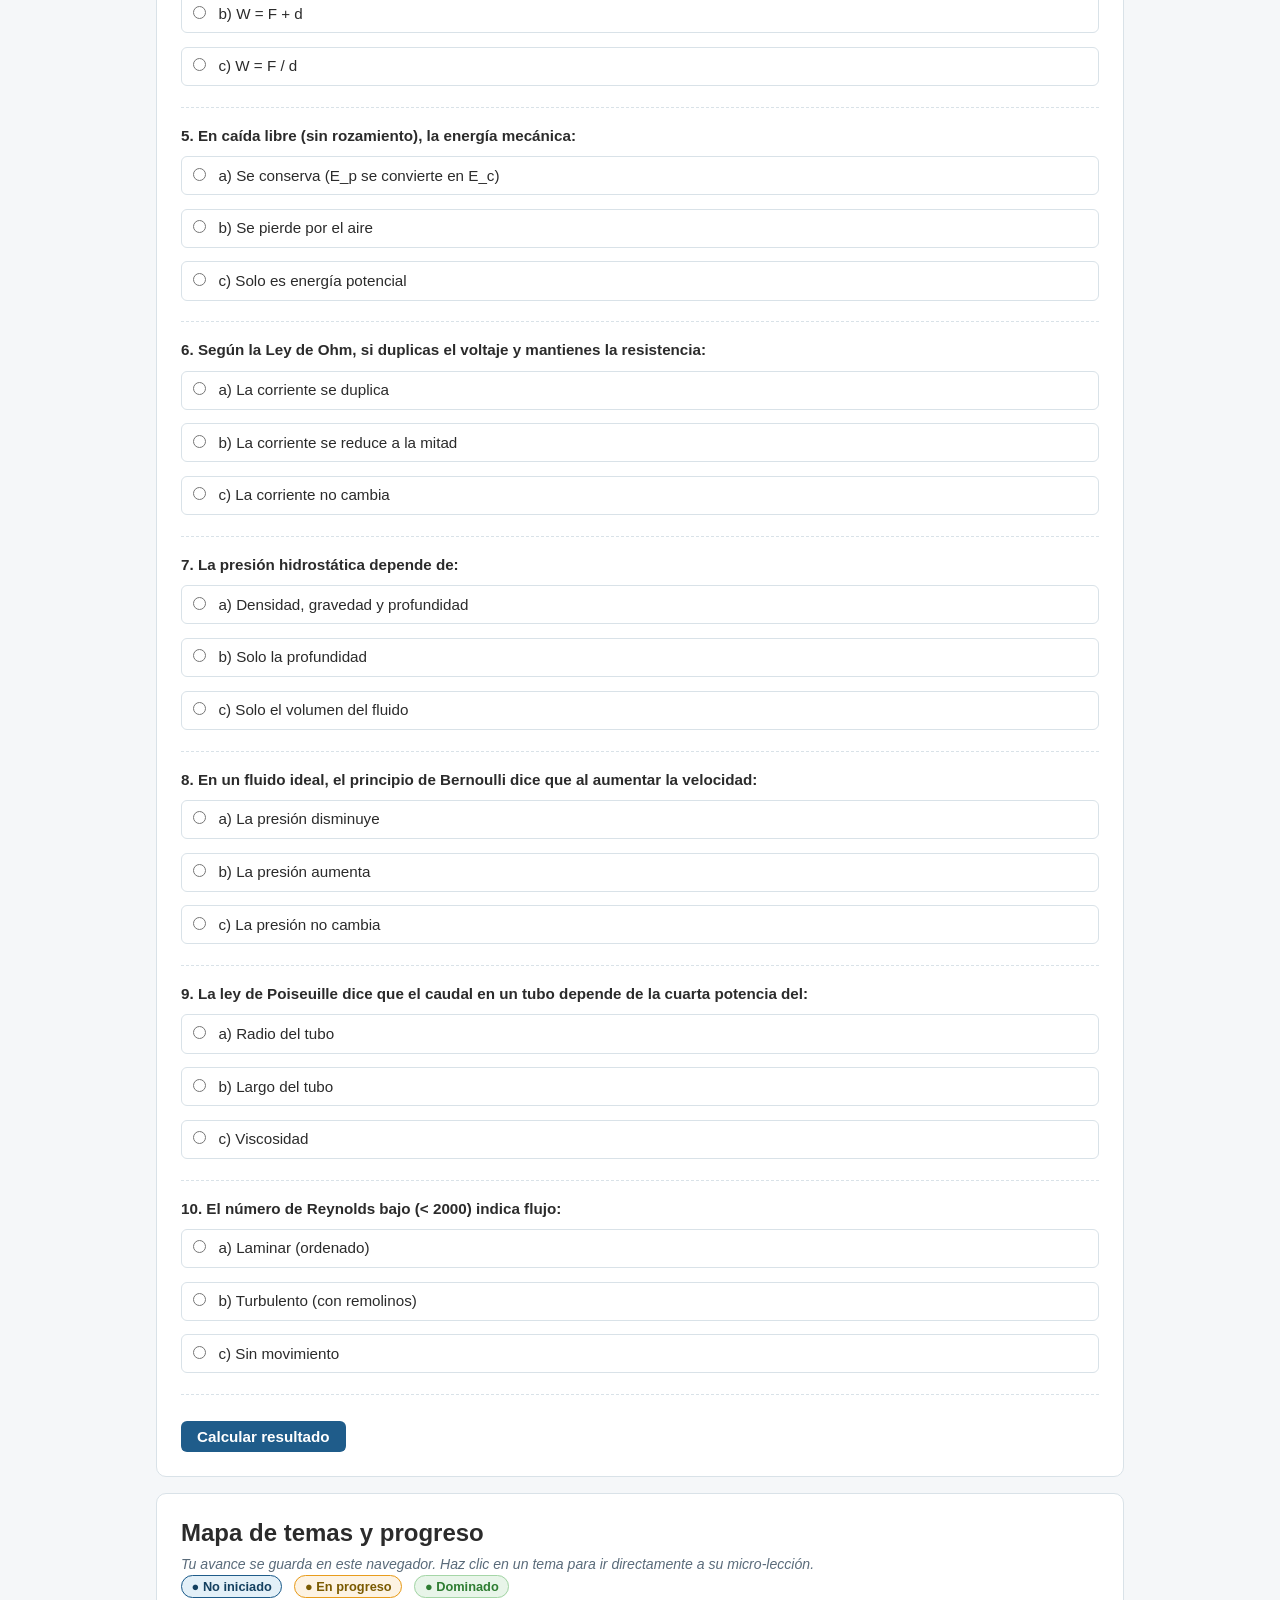
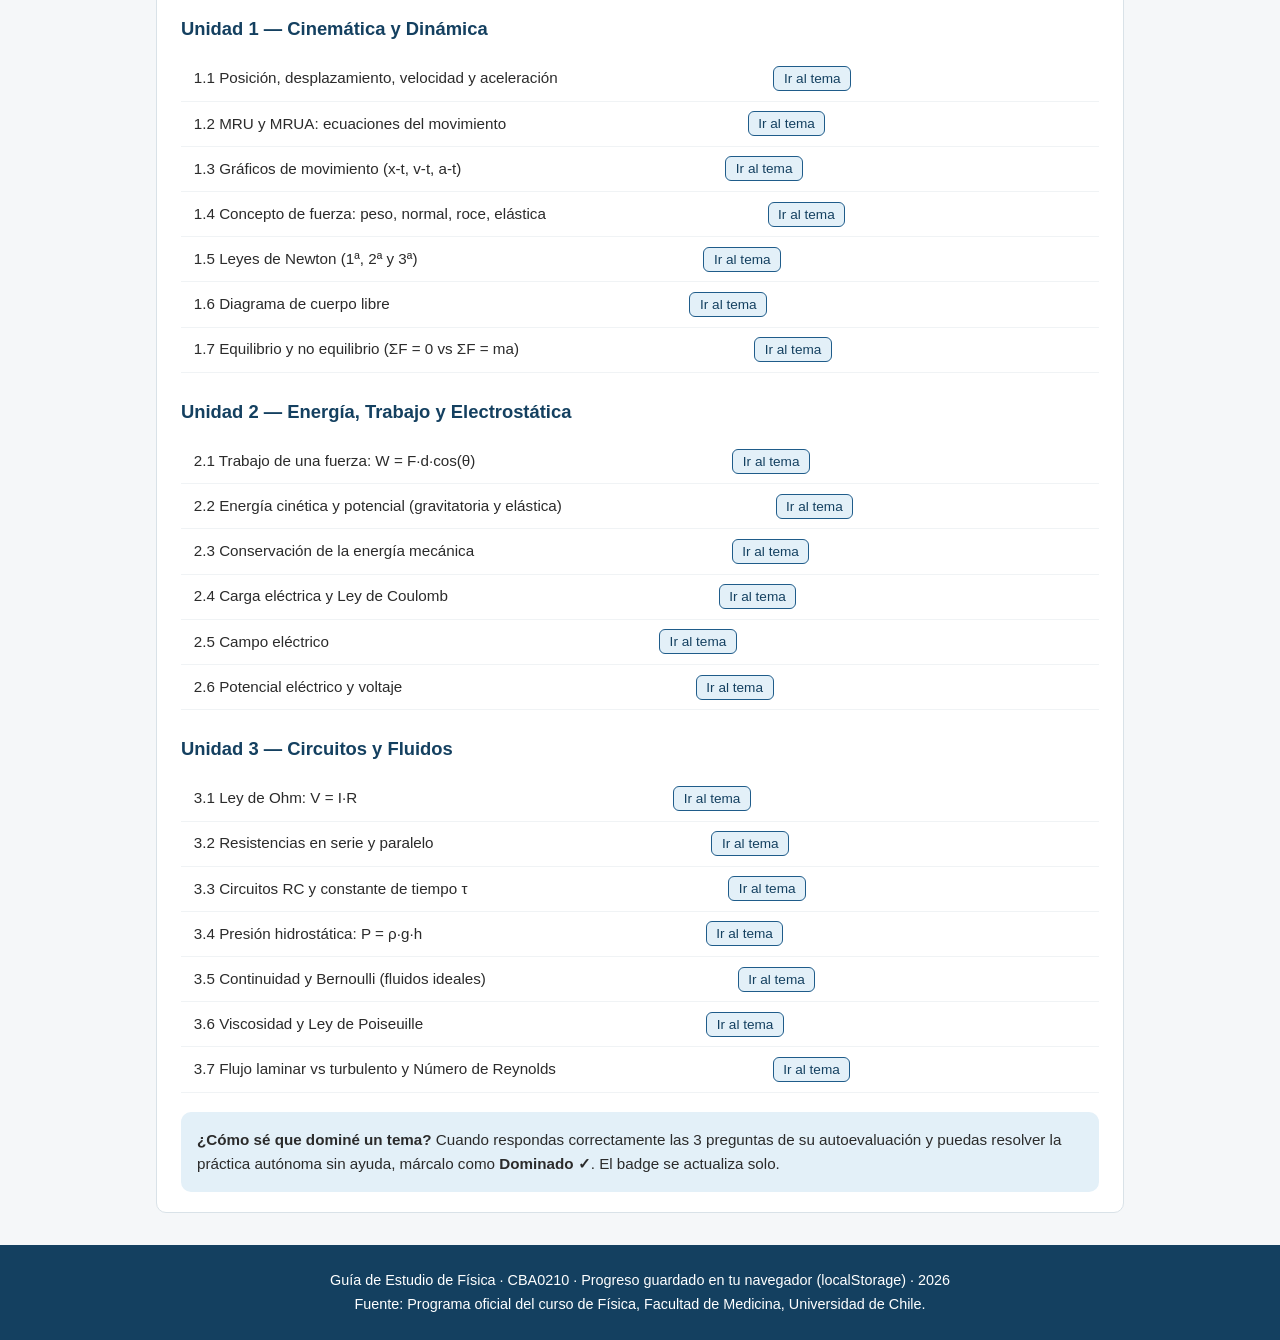
<file: _respaldo-v1/index.html>
<!DOCTYPE html>
<html lang="es">
<head>
<meta charset="UTF-8">
<meta name="viewport" content="width=device-width, initial-scale=1.0">
title>Guía de Estudio de Física — CBA0210</title>
<link rel="stylesheet" href="styles.css">
</head>
<body>

<header>
  <div class="header-container">
    <h1>Guía de Estudio de Física</h1>
    <p class="sub">Curso CBA0210 &middot; Facultad de Medicina, Universidad de Chile &middot; 2º Semestre 2026</p>
  </div>
</header>

<nav>
  <ul class="nav-list">
    <li><a href="index.html" class="activa">Inicio y diagnóstico</a></li>
    <li><a href="unidad1.html">Unidad 1 — Cinemática y Dinámica</a></li>
    <li><a href="unidad2.html">Unidad 2 — Energía, Trabajo y Electrostática</a></li>
    <li><a href="unidad3.html">Unidad 3 — Circuitos y Fluidos</a></li>
  </ul>
</nav>

<main>

  <!-- ================= PORTADA ================= -->
  <section class="seccion tarjeta">
    <h2>¿Qué es esta guía?</h2>
    <p>Esta es una <strong>guía de estudio autoinstruccional</strong> diseñada para que prepares el curso de Física (CBA0210) de forma activa. No se trata solo de leer teoría: en cada tema encontrarás un objetivo claro, un ejemplo resuelto, ejercicios guiados y autónomos, y una autoevaluación de 3 preguntas con feedback inmediato.</p>
    <p>El progreso se guarda automáticamente en tu navegador. Puedes cerrar y volver después: tus temas marcados como "dominado" se conservarán.</p>

    <h3>Cómo usar cada tema (en este orden)</h3>
    <ol>
      <li>Lee el <strong>objetivo de aprendizaje</strong>: qué sabrás hacer al terminar.</li>
      <li>Responde la <strong>pregunta de activación</strong> para conectar con lo que ya sabes.</li>
      <li>Estudia el <strong>concepto clave</strong> y la fórmula.</li>
      <li>Observa el <strong>ejemplo modelo</strong> paso a paso.</li>
      <li>Haz la <strong>práctica guiada</strong> (usa las pistas si te atascas).</li>
      <li>Intenta la <strong>práctica autónoma</strong> sin ayuda.</li>
      <li>Rinde la <strong>autoevaluación de 3 preguntas</strong> y revisa el feedback.</li>
      <li>Lee el <strong>caso clínico</strong> y los <strong>errores frecuentes</strong>.</li>
      <li>Si lo dominas, márcalo como <strong>✓ Dominado</strong> en la lista de verificación.</li>
    </ol>
  </section>

  <!-- ================= DIAGNÓSTICO ================= -->
  <section class="seccion diagnostico">
    <h2>Test diagnóstico inicial (10 preguntas)</h2>
    <p>Responde lo que sepas. No afecta tu nota; sirve para saber por dónde empezar y qué repasar con prioridad.</p>

    <form id="form-diagnostico" class="autoevaluacion-form" data-tema="diagnostico" data-correctas="10">
      <div class="pregunta">
        <label><strong>1.</strong> Un cuerpo se mueve en línea recta a velocidad constante. ¿Cuál es su aceleración?</label>
        <div class="opciones">
          <label><input type="radio" name="d1" value="a"> a) Cero (0 m/s²)</label>
          <label><input type="radio" name="d1" value="b"> b) Igual a la velocidad</label>
          <label><input type="radio" name="d1" value="c"> c) Siempre positiva</label>
        </div>
      </div>

      <div class="pregunta">
        <label><strong>2.</strong> La fuerza P = m·g se llama:</label>
        <div class="opciones">
          <label><input type="radio" name="d2" value="a"> a) Peso (fuerza gravitatoria)</label>
          <label><input type="radio" name="d2" value="b"> b) Fuerza normal</label>
          <label><input type="radio" name="d2" value="c"> c) Rozamiento</label>
        </div>
      </div>

      <div class="pregunta">
        <label><strong>3.</strong> En un circuito en serie, la corriente:</label>
        <div class="opciones">
          <label><input type="radio" name="d3" value="a"> a) Es la misma por todos los componentes</label>
          <label><input type="radio" name="d3" value="b"> b) Se divide entre cada componente</label>
          <label><input type="radio" name="d3" value="c"> c) Solo circula por el primero</label>
        </div>
      </div>

      <div class="pregunta">
        <label><strong>4.</strong> El trabajo de una fuerza se calcula como:</label>
        <div class="opciones">
          <label><input type="radio" name="d4" value="a"> a) W = F·d·cos(θ)</label>
          <label><input type="radio" name="d4" value="b"> b) W = F + d</label>
          <label><input type="radio" name="d4" value="c"> c) W = F / d</label>
        </div>
      </div>

      <div class="pregunta">
        <label><strong>5.</strong> En caída libre (sin rozamiento), la energía mecánica:</label>
        <div class="opciones">
          <label><input type="radio" name="d5" value="a"> a) Se conserva (E_p se convierte en E_c)</label>
          <label><input type="radio" name="d5" value="b"> b) Se pierde por el aire</label>
          <label><input type="radio" name="d5" value="c"> c) Solo es energía potencial</label>
        </div>
      </div>

      <div class="pregunta">
        <label><strong>6.</strong> Según la Ley de Ohm, si duplicas el voltaje y mantienes la resistencia:</label>
        <div class="opciones">
          <label><input type="radio" name="d6" value="a"> a) La corriente se duplica</label>
          <label><input type="radio" name="d6" value="b"> b) La corriente se reduce a la mitad</label>
          <label><input type="radio" name="d6" value="c"> c) La corriente no cambia</label>
        </div>
      </div>

      <div class="pregunta">
        <label><strong>7.</strong> La presión hidrostática depende de:</label>
        <div class="opciones">
          <label><input type="radio" name="d7" value="a"> a) Densidad, gravedad y profundidad</label>
          <label><input type="radio" name="d7" value="b"> b) Solo la profundidad</label>
          <label><input type="radio" name="d7" value="c"> c) Solo el volumen del fluido</label>
        </div>
      </div>

      <div class="pregunta">
        <label><strong>8.</strong> En un fluido ideal, el principio de Bernoulli dice que al aumentar la velocidad:</label>
        <div class="opciones">
          <label><input type="radio" name="d8" value="a"> a) La presión disminuye</label>
          <label><input type="radio" name="d8" value="b"> b) La presión aumenta</label>
          <label><input type="radio" name="d8" value="c"> c) La presión no cambia</label>
        </div>
      </div>

      <div class="pregunta">
        <label><strong>9.</strong> La ley de Poiseuille dice que el caudal en un tubo depende de la cuarta potencia del:</label>
        <div class="opciones">
          <label><input type="radio" name="d9" value="a"> a) Radio del tubo</label>
          <label><input type="radio" name="d9" value="b"> b) Largo del tubo</label>
          <label><input type="radio" name="d9" value="c"> c) Viscosidad</label>
        </div>
      </div>

      <div class="pregunta">
        <label><strong>10.</strong> El número de Reynolds bajo (< 2000) indica flujo:</label>
        <div class="opciones">
          <label><input type="radio" name="d10" value="a"> a) Laminar (ordenado)</label>
          <label><input type="radio" name="d10" value="b"> b) Turbulento (con remolinos)</label>
          <label><input type="radio" name="d10" value="c"> c) Sin movimiento</label>
        </div>
      </div>

      <button type="submit" class="btn-validar" style="width:auto;">Calcular resultado</button>
    </form>

    <div id="resultado-diag" class="resultado-diag"></div>
  </section>

  <!-- ================= MAPA DE PROGRESO ================= -->
  <section class="seccion mapa">
    <h2>Mapa de temas y progreso</h2>
    <p class="nota">Tu avance se guarda en este navegador. Haz clic en un tema para ir directamente a su micro-lección.</p>

    <div style="margin-bottom:1rem; font-size:0.9rem; color:#5a6b7a;">
      <span class="badge iniciado" style="margin-right:0.5rem;">● No iniciado</span>
      <span class="badge enprogreso" style="margin-right:0.5rem;">● En progreso</span>
      <span class="badge dominado" style="margin-right:0.5rem;">● Dominado</span>
    </div>

    <h3 style="color:var(--azul-oscuro); margin-bottom:0.8rem; font-size:1.15rem;">Unidad 1 — Cinemática y Dinámica</h3>
    <div class="tema-mapa"><span>1.1 Posición, desplazamiento, velocidad y aceleración</span><a href="unidad1.html#u1-t1"><button class="btn-ir">Ir al tema</button></a><span class="badge" id="badge-u1-t1" data-tema="u1-t1"></span></div>
    <div class="tema-mapa"><span>1.2 MRU y MRUA: ecuaciones del movimiento</span><a href="unidad1.html#u1-t2"><button class="btn-ir">Ir al tema</button></a><span class="badge" id="badge-u1-t2" data-tema="u1-t2"></span></div>
    <div class="tema-mapa"><span>1.3 Gráficos de movimiento (x-t, v-t, a-t)</span><a href="unidad1.html#u1-t3"><button class="btn-ir">Ir al tema</button></a><span class="badge" id="badge-u1-t3" data-tema="u1-t3"></span></div>
    <div class="tema-mapa"><span>1.4 Concepto de fuerza: peso, normal, roce, elástica</span><a href="unidad1.html#u1-t4"><button class="btn-ir">Ir al tema</button></a><span class="badge" id="badge-u1-t4" data-tema="u1-t4"></span></div>
    <div class="tema-mapa"><span>1.5 Leyes de Newton (1ª, 2ª y 3ª)</span><a href="unidad1.html#u1-t5"><button class="btn-ir">Ir al tema</button></a><span class="badge" id="badge-u1-t5" data-tema="u1-t5"></span></div>
    <div class="tema-mapa"><span>1.6 Diagrama de cuerpo libre</span><a href="unidad1.html#u1-t6"><button class="btn-ir">Ir al tema</button></a><span class="badge" id="badge-u1-t6" data-tema="u1-t6"></span></div>
    <div class="tema-mapa"><span>1.7 Equilibrio y no equilibrio (ΣF = 0 vs ΣF = ma)</span><a href="unidad1.html#u1-t7"><button class="btn-ir">Ir al tema</button></a><span class="badge" id="badge-u1-t7" data-tema="u1-t7"></span></div>

    <h3 style="color:var(--azul-oscuro); margin-top:1.5rem; margin-bottom:0.8rem; font-size:1.15rem;">Unidad 2 — Energía, Trabajo y Electrostática</h3>
    <div class="tema-mapa"><span>2.1 Trabajo de una fuerza: W = F·d·cos(θ)</span><a href="unidad2.html#u2-t1"><button class="btn-ir">Ir al tema</button></a><span class="badge" id="badge-u2-t1" data-tema="u2-t1"></span></div>
    <div class="tema-mapa"><span>2.2 Energía cinética y potencial (gravitatoria y elástica)</span><a href="unidad2.html#u2-t2"><button class="btn-ir">Ir al tema</button></a><span class="badge" id="badge-u2-t2" data-tema="u2-t2"></span></div>
    <div class="tema-mapa"><span>2.3 Conservación de la energía mecánica</span><a href="unidad2.html#u2-t3"><button class="btn-ir">Ir al tema</button></a><span class="badge" id="badge-u2-t3" data-tema="u2-t3"></span></div>
    <div class="tema-mapa"><span>2.4 Carga eléctrica y Ley de Coulomb</span><a href="unidad2.html#u2-t4"><button class="btn-ir">Ir al tema</button></a><span class="badge" id="badge-u2-t4" data-tema="u2-t4"></span></div>
    <div class="tema-mapa"><span>2.5 Campo eléctrico</span><a href="unidad2.html#u2-t5"><button class="btn-ir">Ir al tema</button></a><span class="badge" id="badge-u2-t5" data-tema="u2-t5"></span></div>
    <div class="tema-mapa"><span>2.6 Potencial eléctrico y voltaje</span><a href="unidad2.html#u2-t6"><button class="btn-ir">Ir al tema</button></a><span class="badge" id="badge-u2-t6" data-tema="u2-t6"></span></div>

    <h3 style="color:var(--azul-oscuro); margin-top:1.5rem; margin-bottom:0.8rem; font-size:1.15rem;">Unidad 3 — Circuitos y Fluidos</h3>
    <div class="tema-mapa"><span>3.1 Ley de Ohm: V = I·R</span><a href="unidad3.html#u3-t1"><button class="btn-ir">Ir al tema</button></a><span class="badge" id="badge-u3-t1" data-tema="u3-t1"></span></div>
    <div class="tema-mapa"><span>3.2 Resistencias en serie y paralelo</span><a href="unidad3.html#u3-t2"><button class="btn-ir">Ir al tema</button></a><span class="badge" id="badge-u3-t2" data-tema="u3-t2"></span></div>
    <div class="tema-mapa"><span>3.3 Circuitos RC y constante de tiempo τ</span><a href="unidad3.html#u3-t3"><button class="btn-ir">Ir al tema</button></a><span class="badge" id="badge-u3-t3" data-tema="u3-t3"></span></div>
    <div class="tema-mapa"><span>3.4 Presión hidrostática: P = ρ·g·h</span><a href="unidad3.html#u3-t4"><button class="btn-ir">Ir al tema</button></a><span class="badge" id="badge-u3-t4" data-tema="u3-t4"></span></div>
    <div class="tema-mapa"><span>3.5 Continuidad y Bernoulli (fluidos ideales)</span><a href="unidad3.html#u3-t5"><button class="btn-ir">Ir al tema</button></a><span class="badge" id="badge-u3-t5" data-tema="u3-t5"></span></div>
    <div class="tema-mapa"><span>3.6 Viscosidad y Ley de Poiseuille</span><a href="unidad3.html#u3-t6"><button class="btn-ir">Ir al tema</button></a><span class="badge" id="badge-u3-t6" data-tema="u3-t6"></span></div>
    <div class="tema-mapa"><span>3.7 Flujo laminar vs turbulento y Número de Reynolds</span><a href="unidad3.html#u3-t7"><button class="btn-ir">Ir al tema</button></a><span class="badge" id="badge-u3-t7" data-tema="u3-t7"></span></div>

    <div style="margin-top:1.2rem; padding:1rem; background:var(--azul-claro); border-radius:var(--radius);">
      <p style="margin:0; font-size:0.95rem;"><strong>¿Cómo sé que dominé un tema?</strong> Cuando respondas correctamente las 3 preguntas de su autoevaluación y puedas resolver la práctica autónoma sin ayuda, márcalo como <strong>Dominado ✓</strong>. El badge se actualiza solo.</p>
    </div>
  </section>

</main>

<footer>
  <p>Guía de Estudio de Física &middot; CBA0210 &middot; Progreso guardado en tu navegador (localStorage) &middot; 2026</p>
  <p>Fuente: Programa oficial del curso de Física, Facultad de Medicina, Universidad de Chile.</p>
</footer>

<script src="app.js"></script>
<script src="script.js"></script>
</body>
</html>
</file>
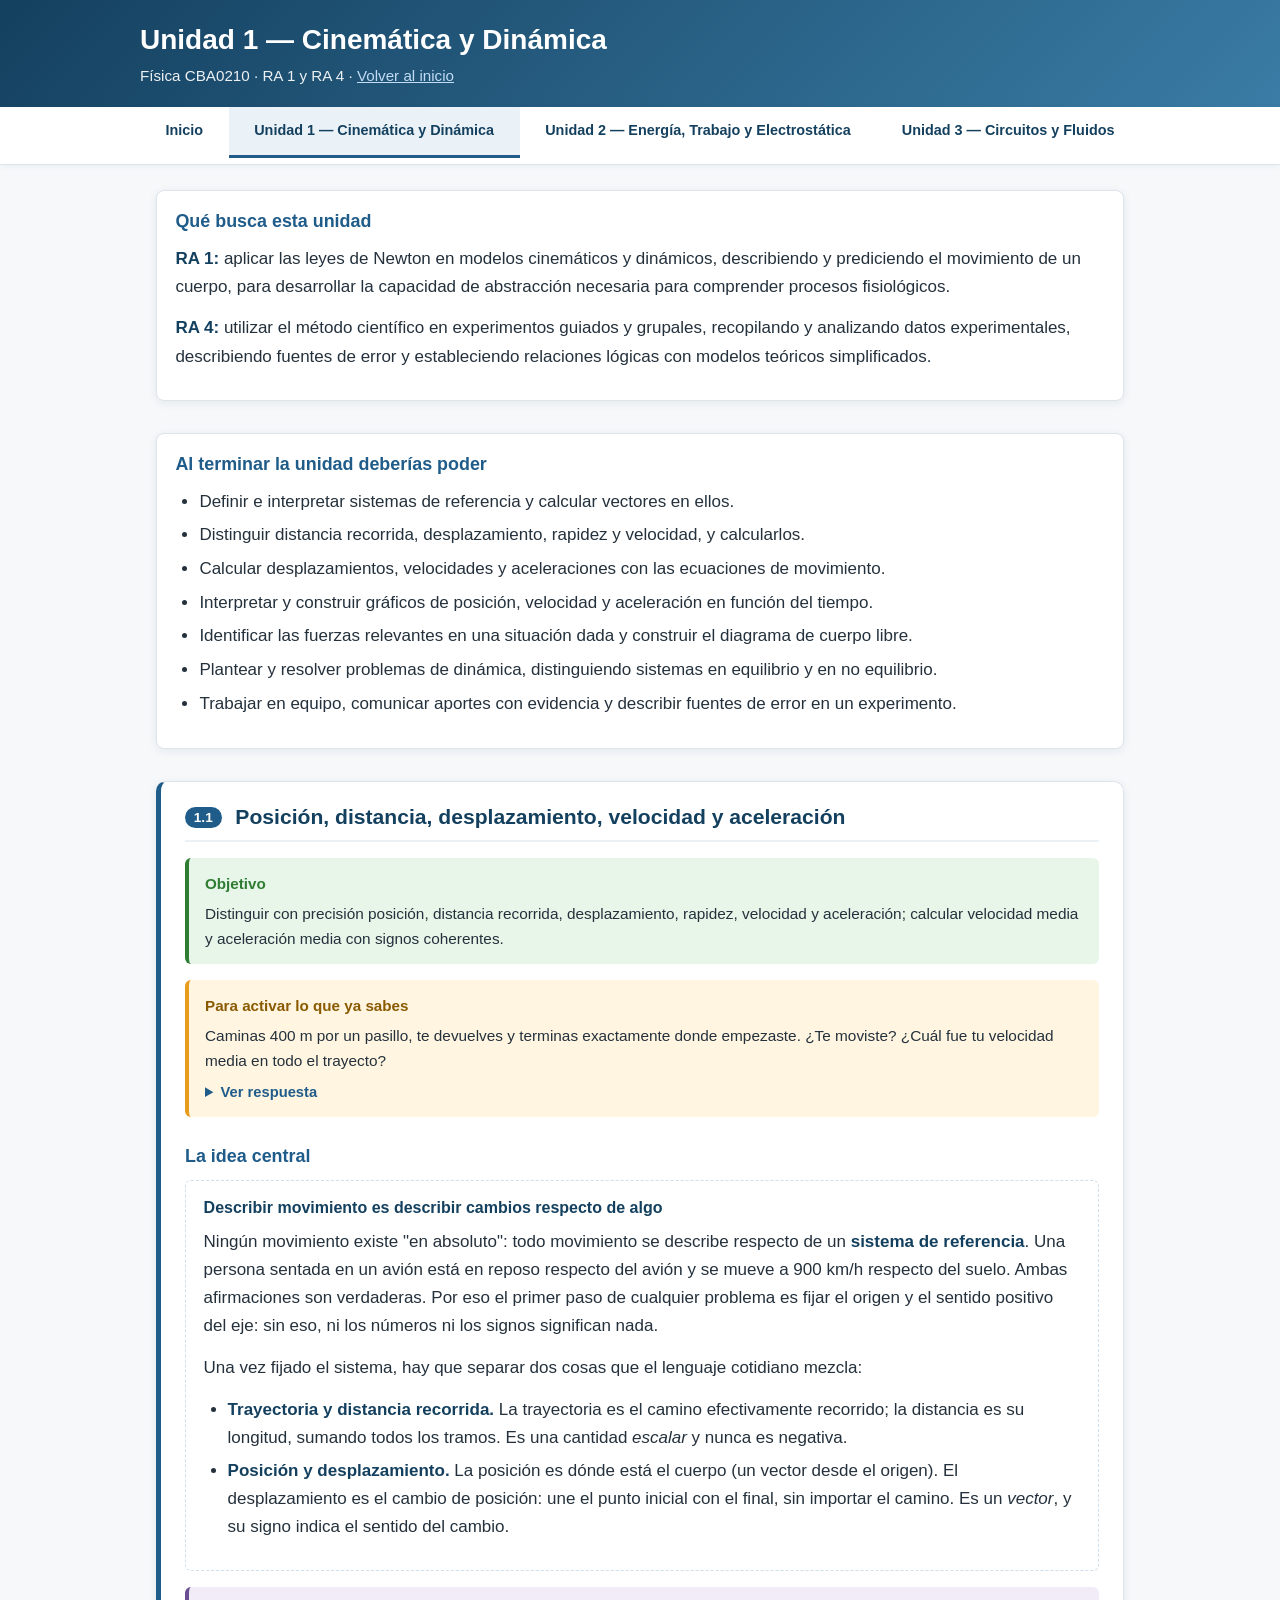
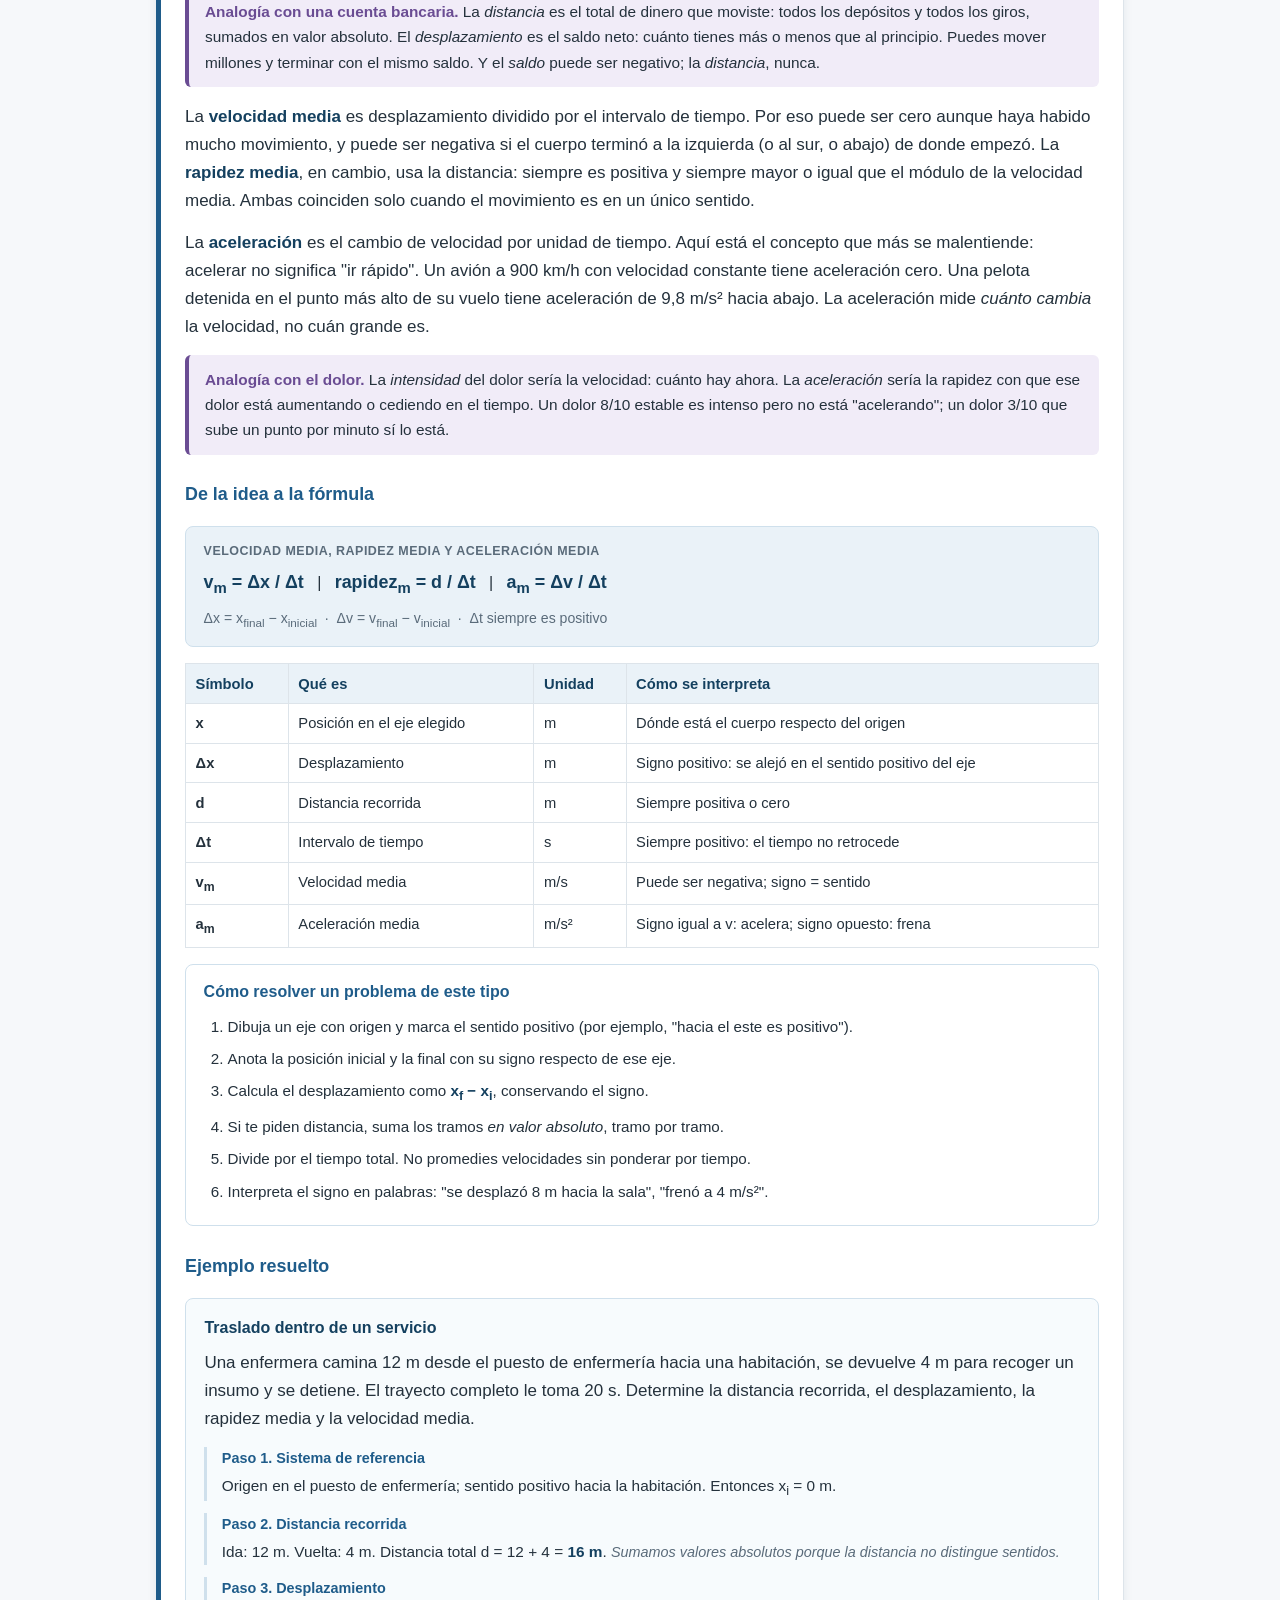
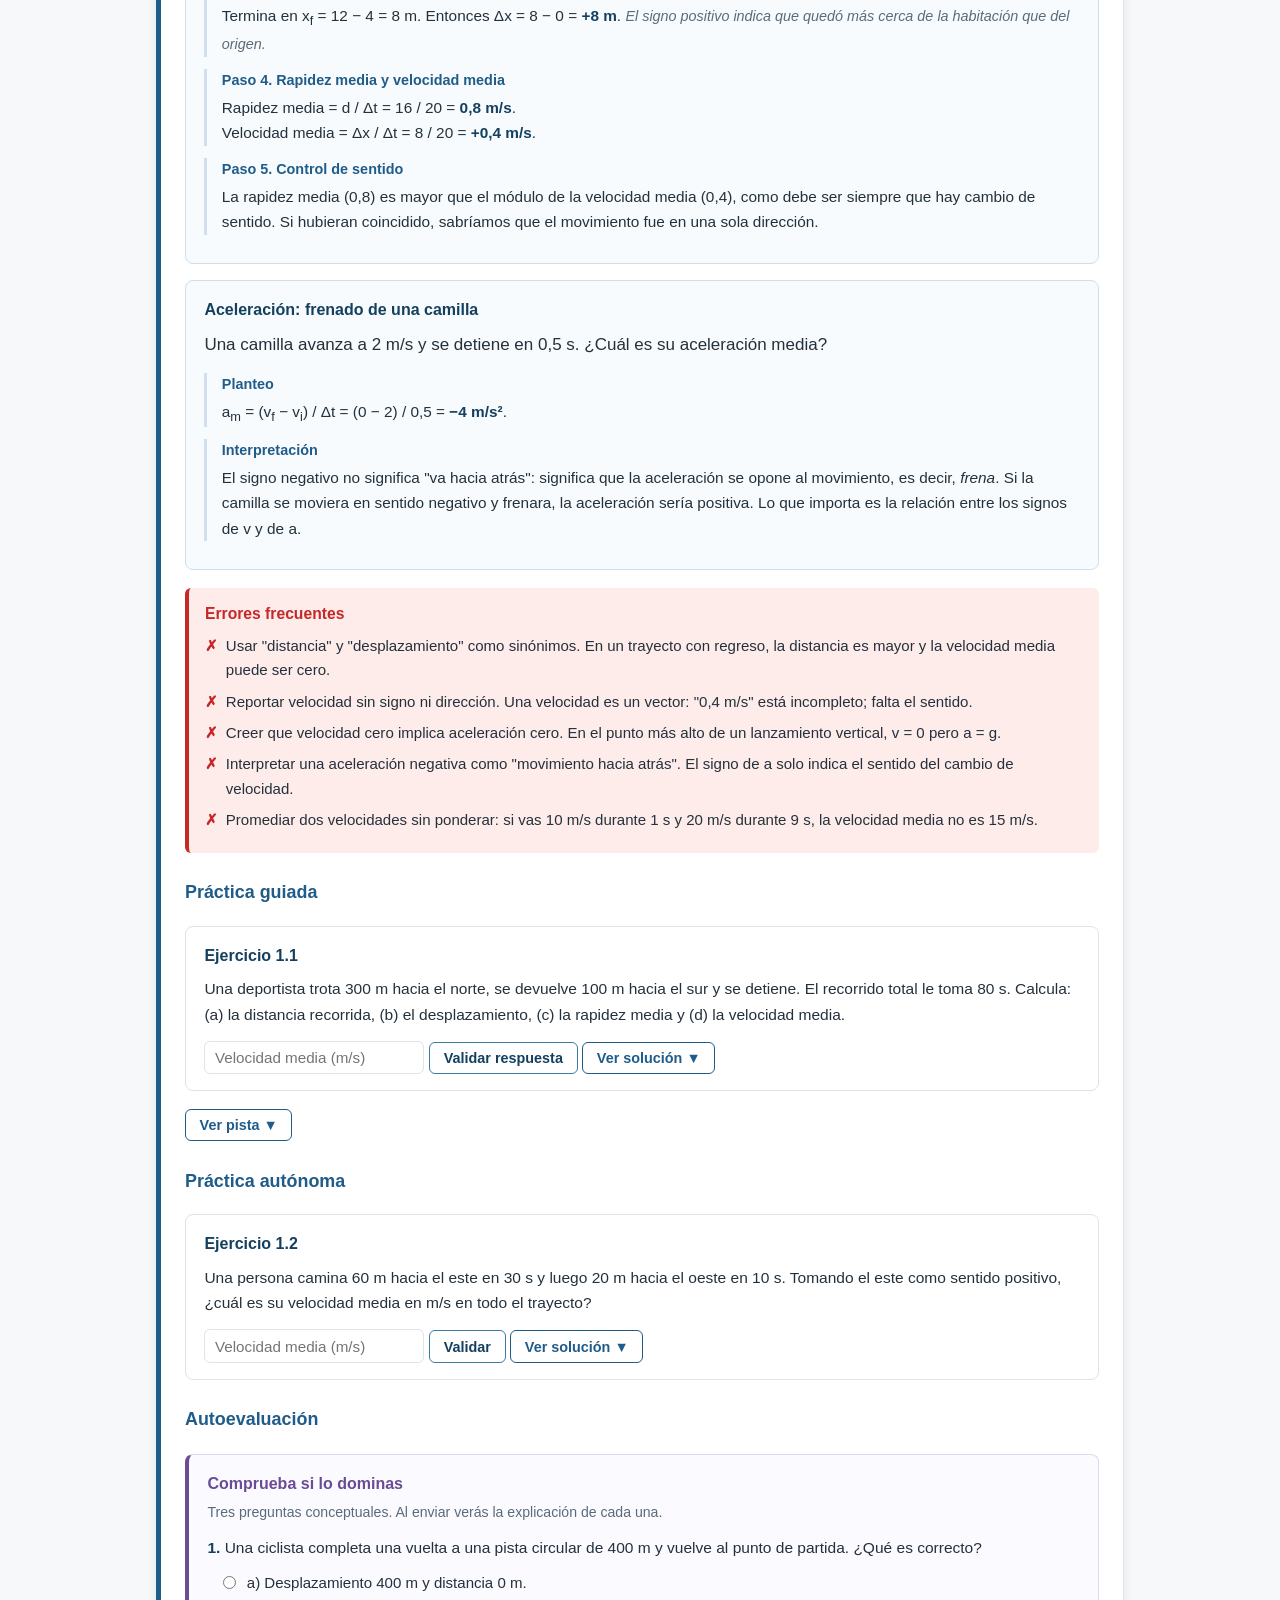
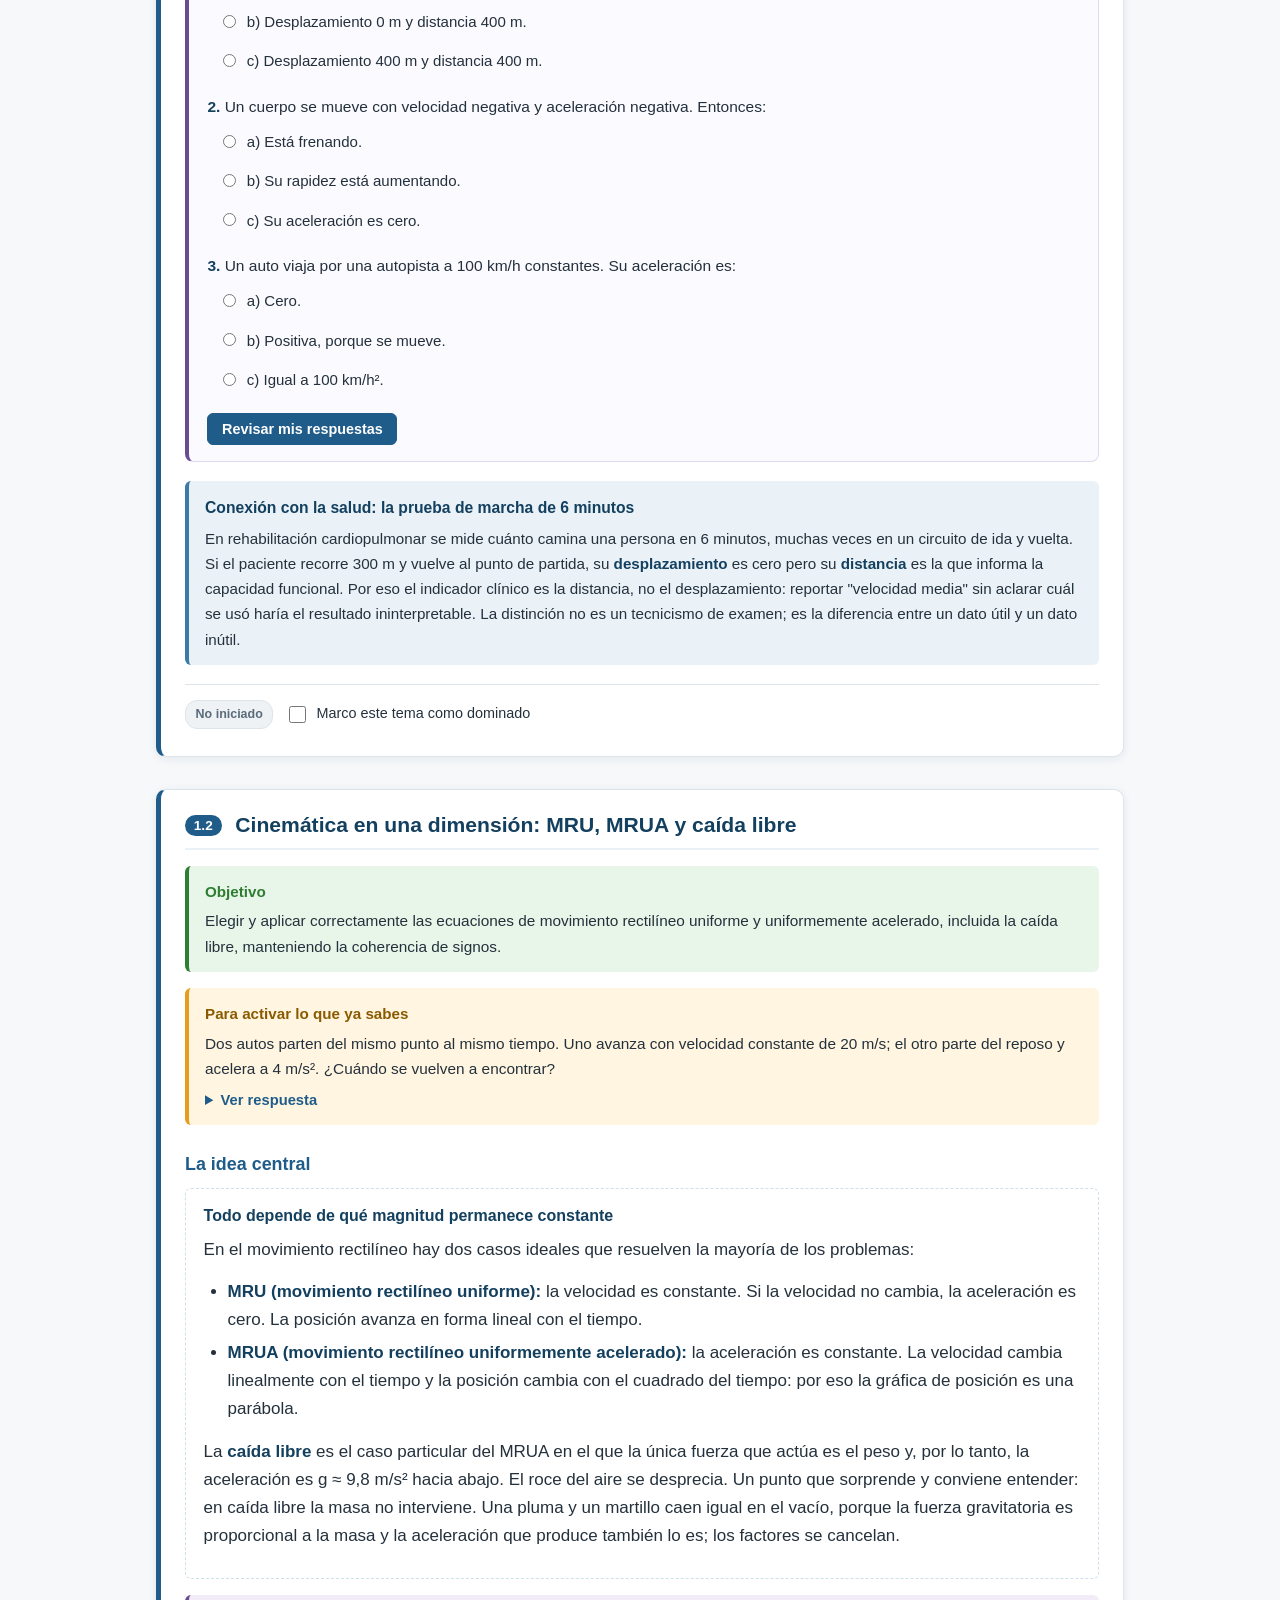
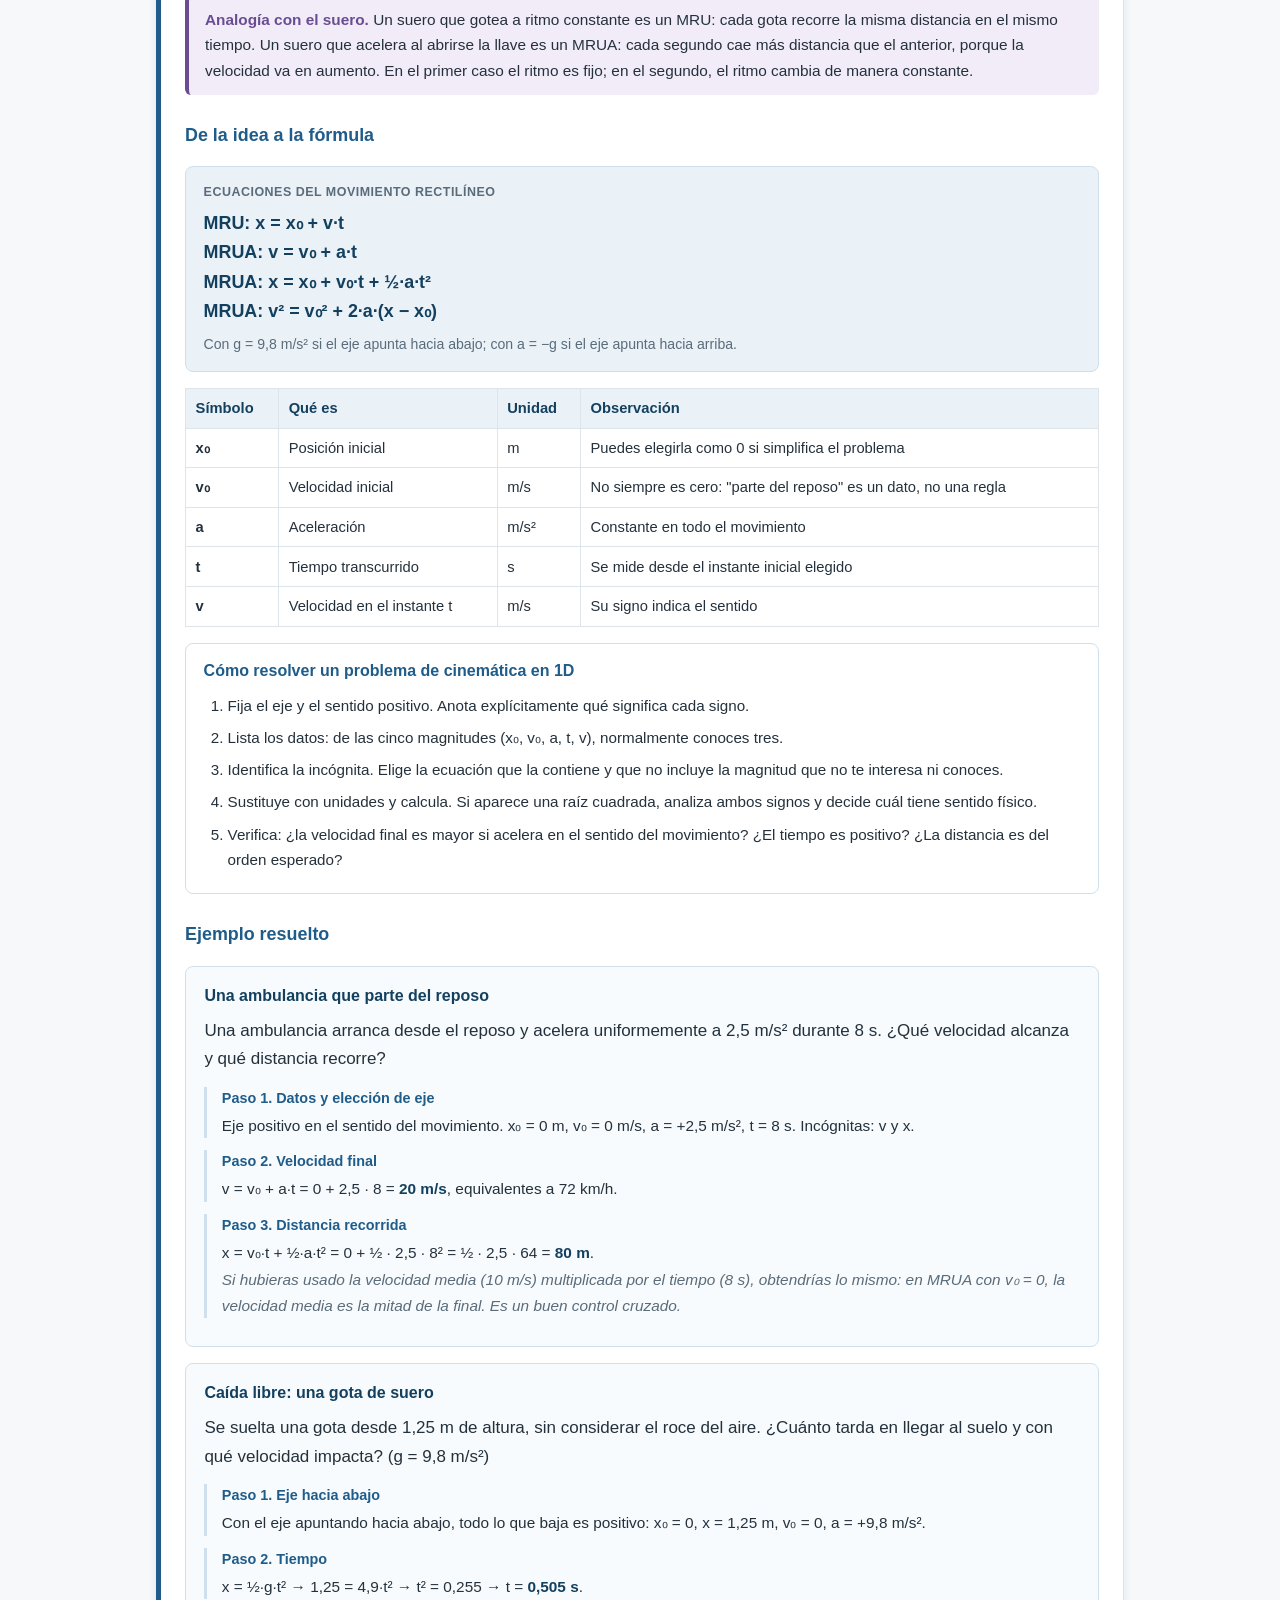
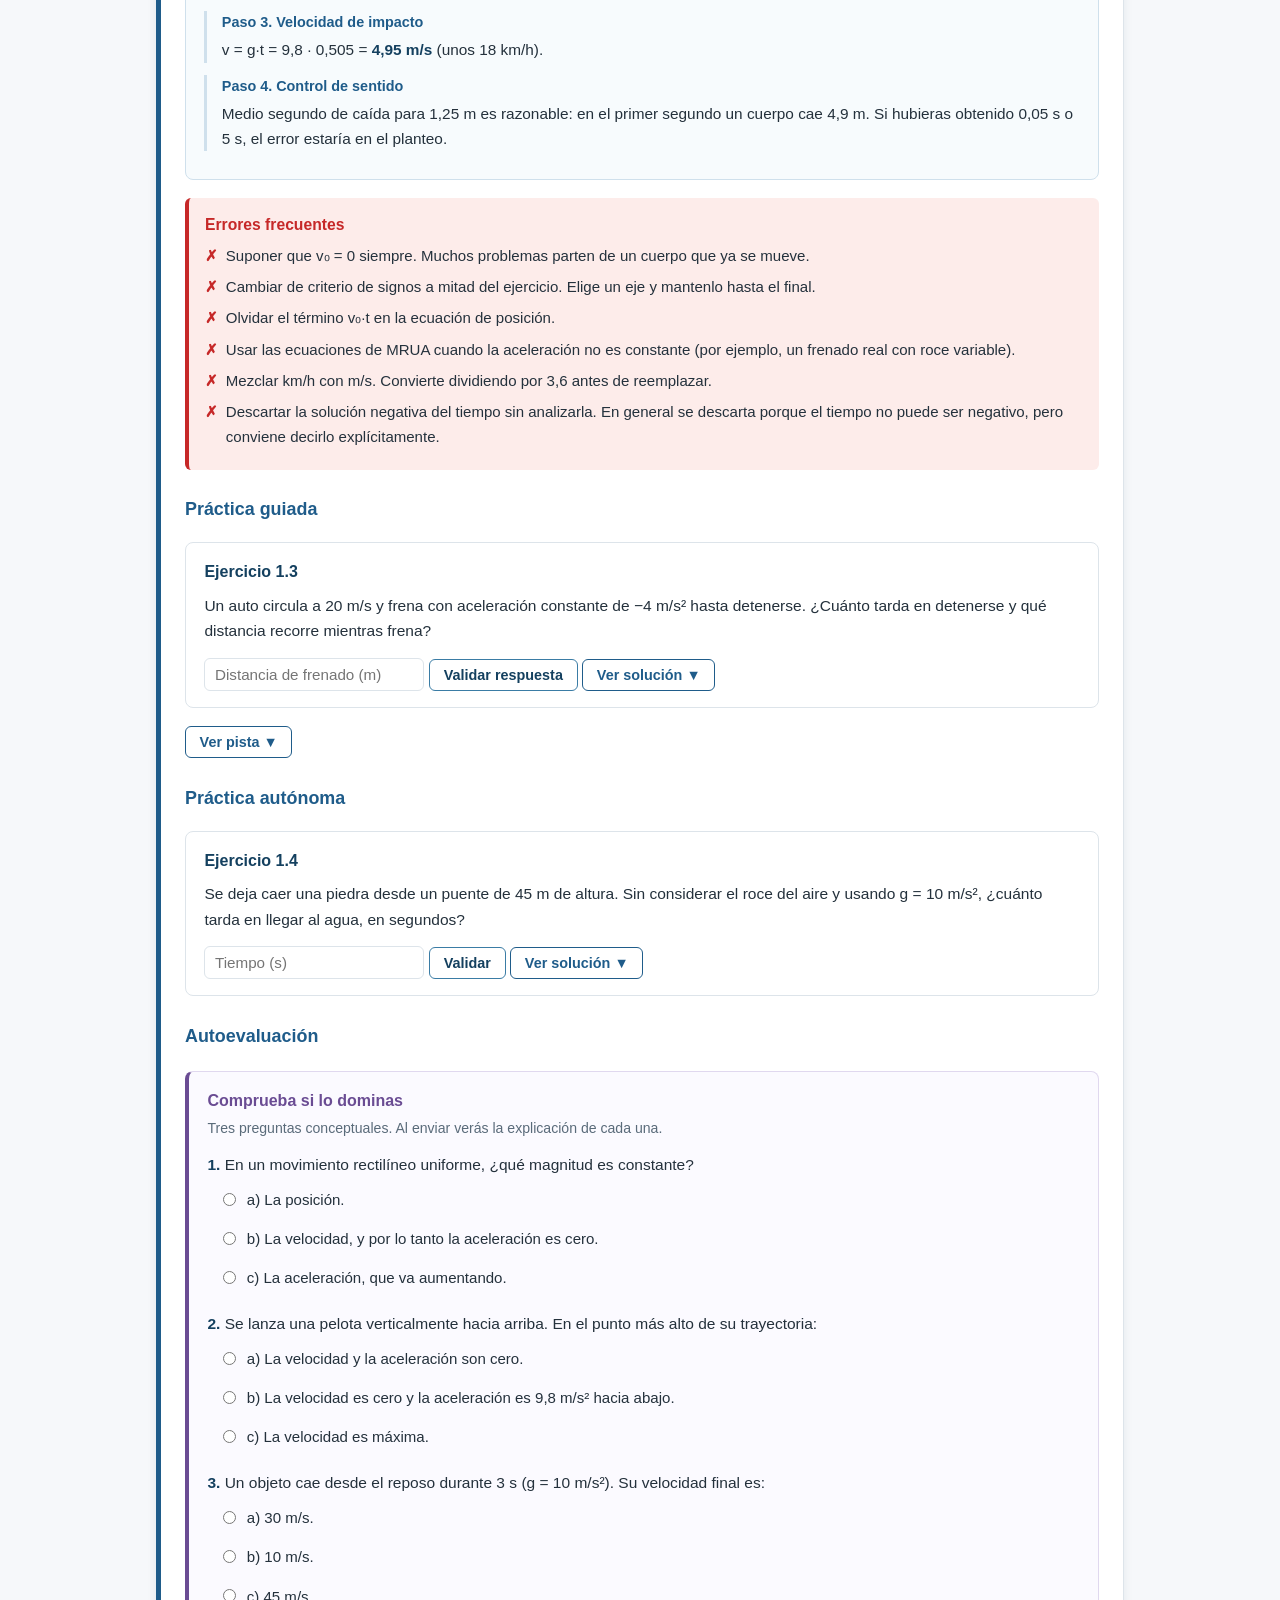
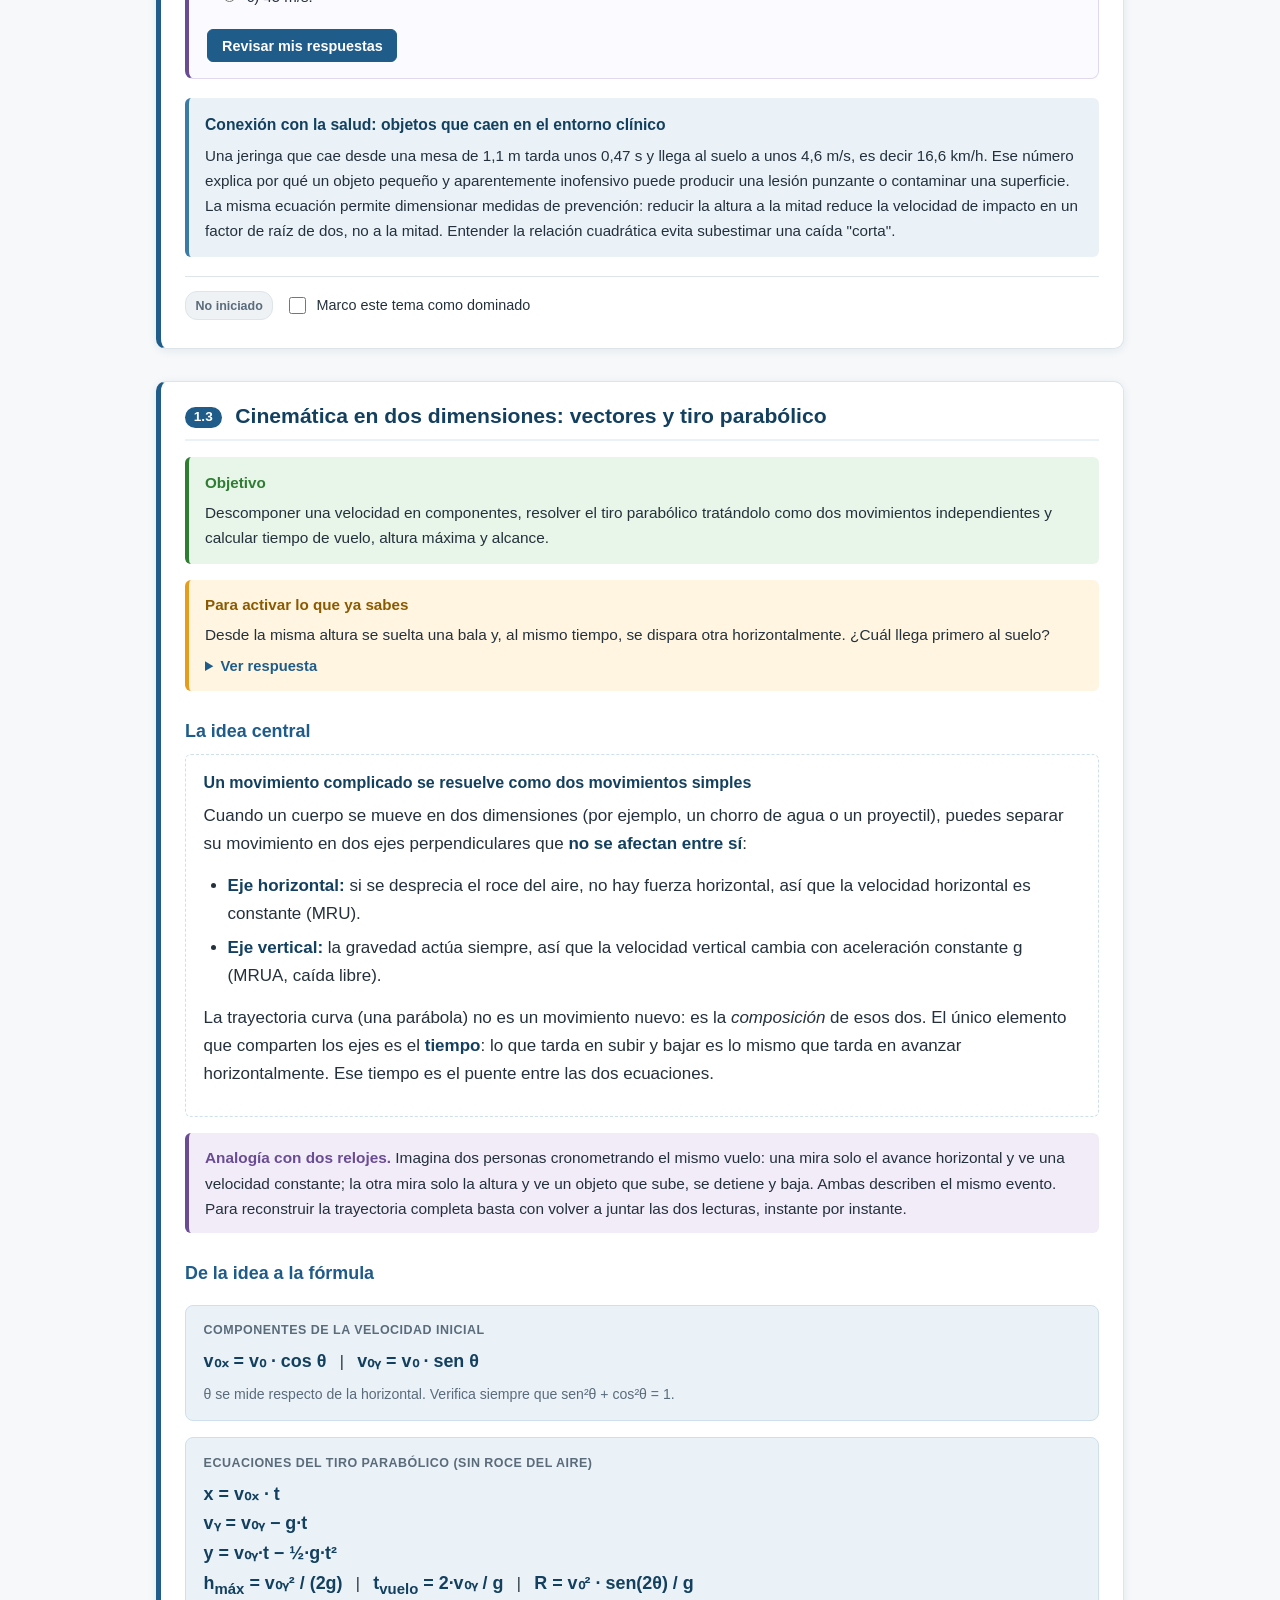
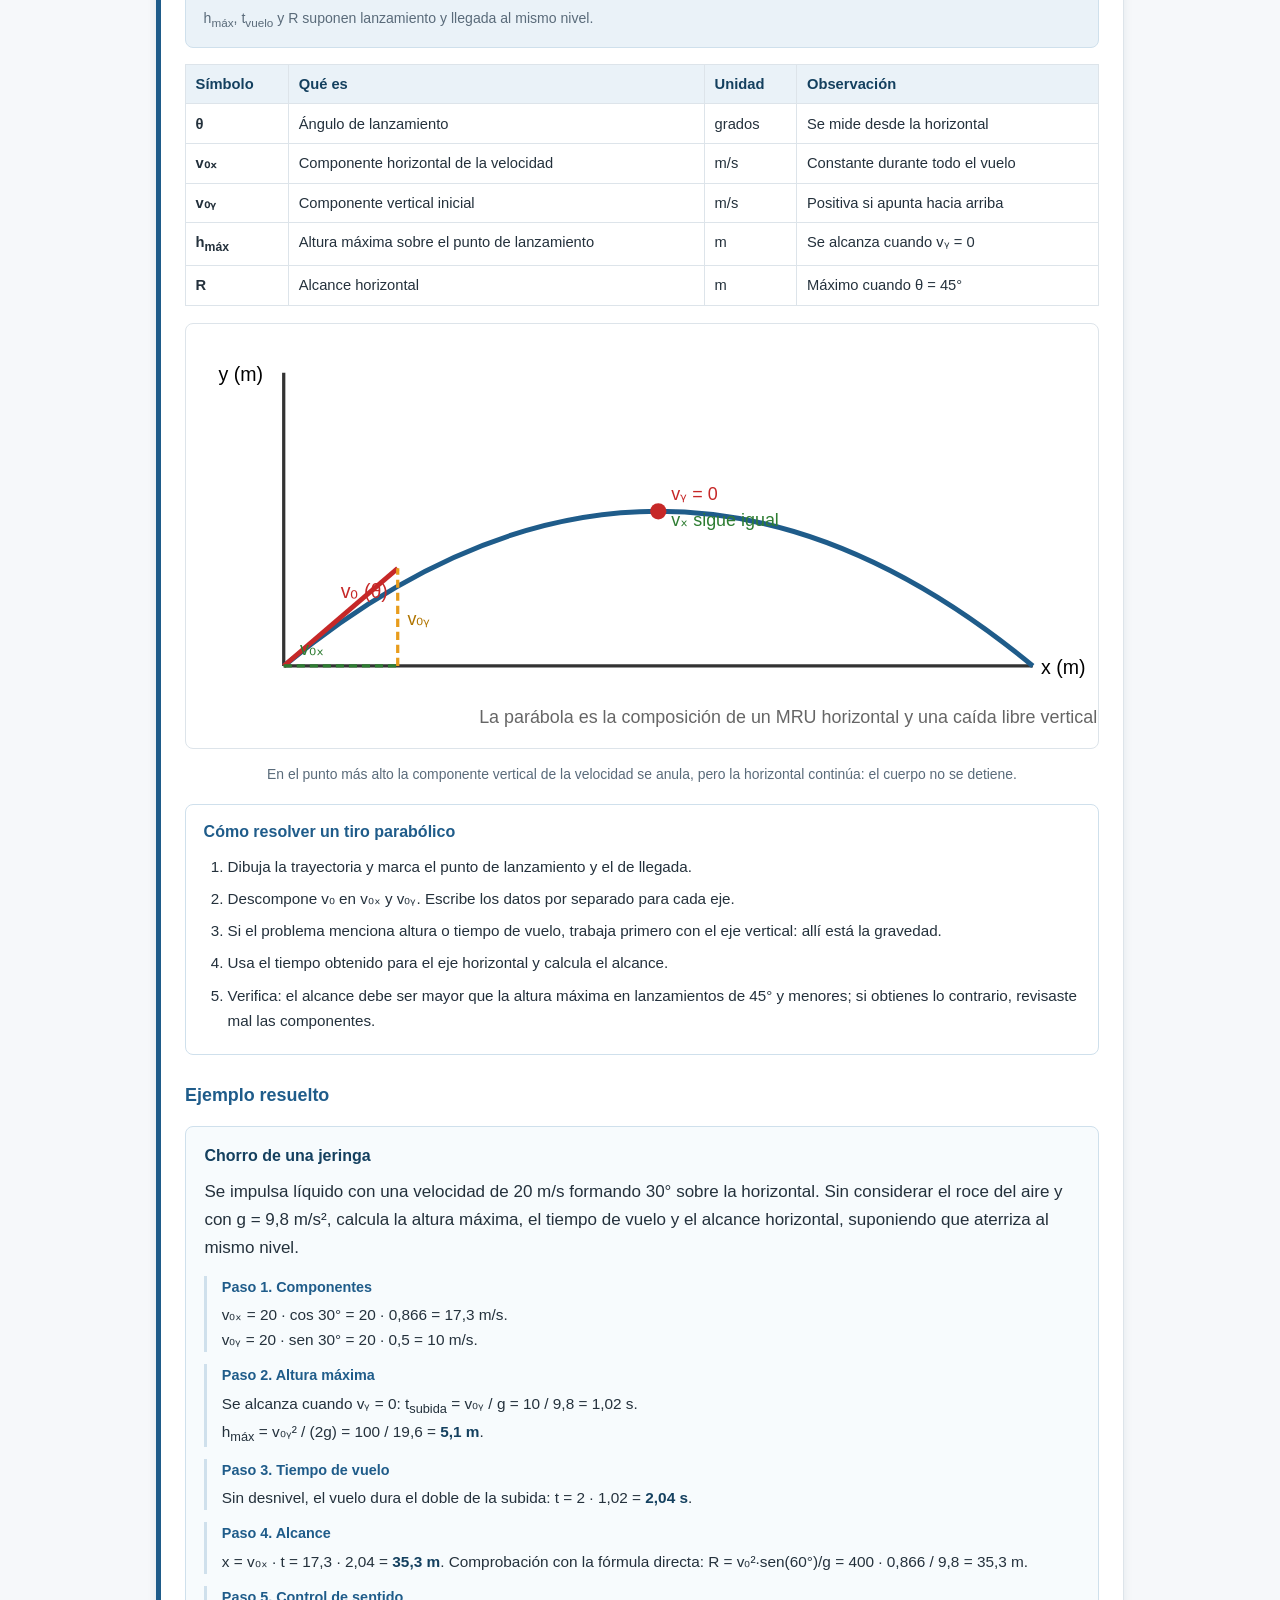
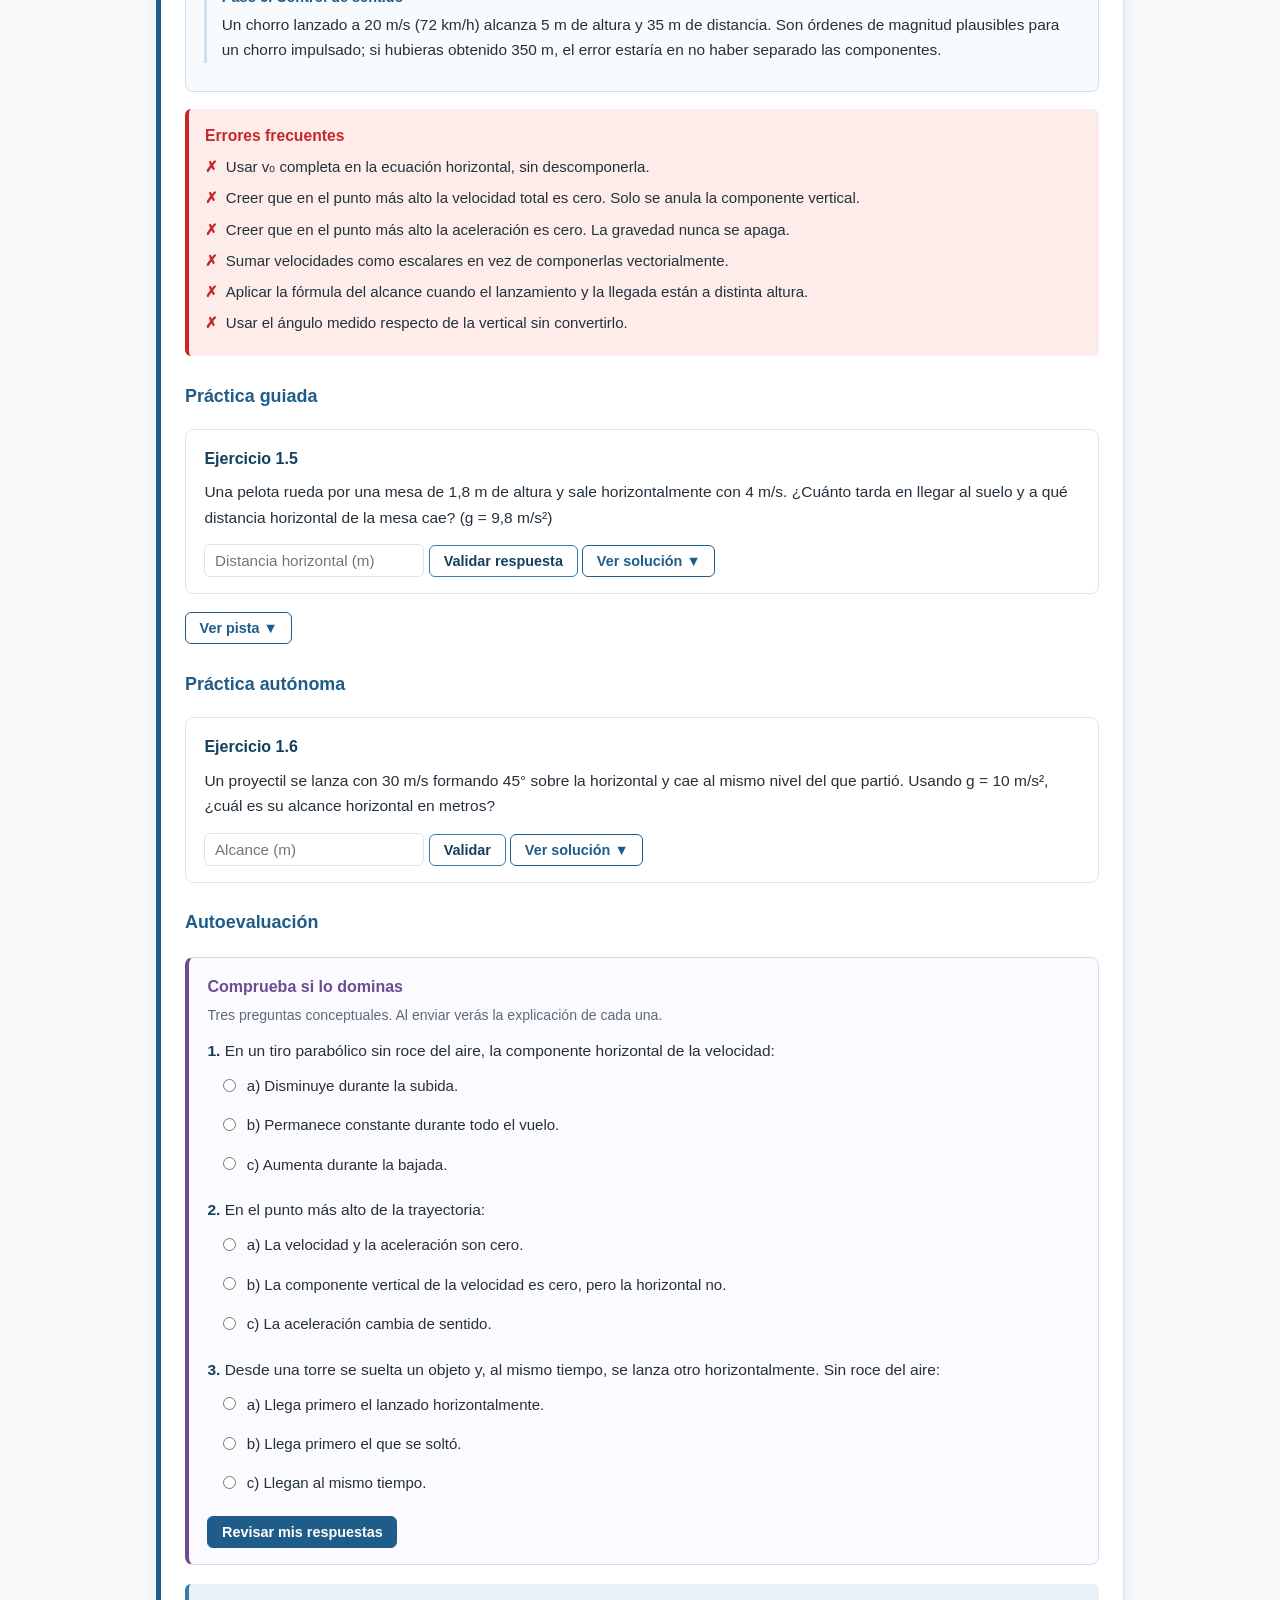
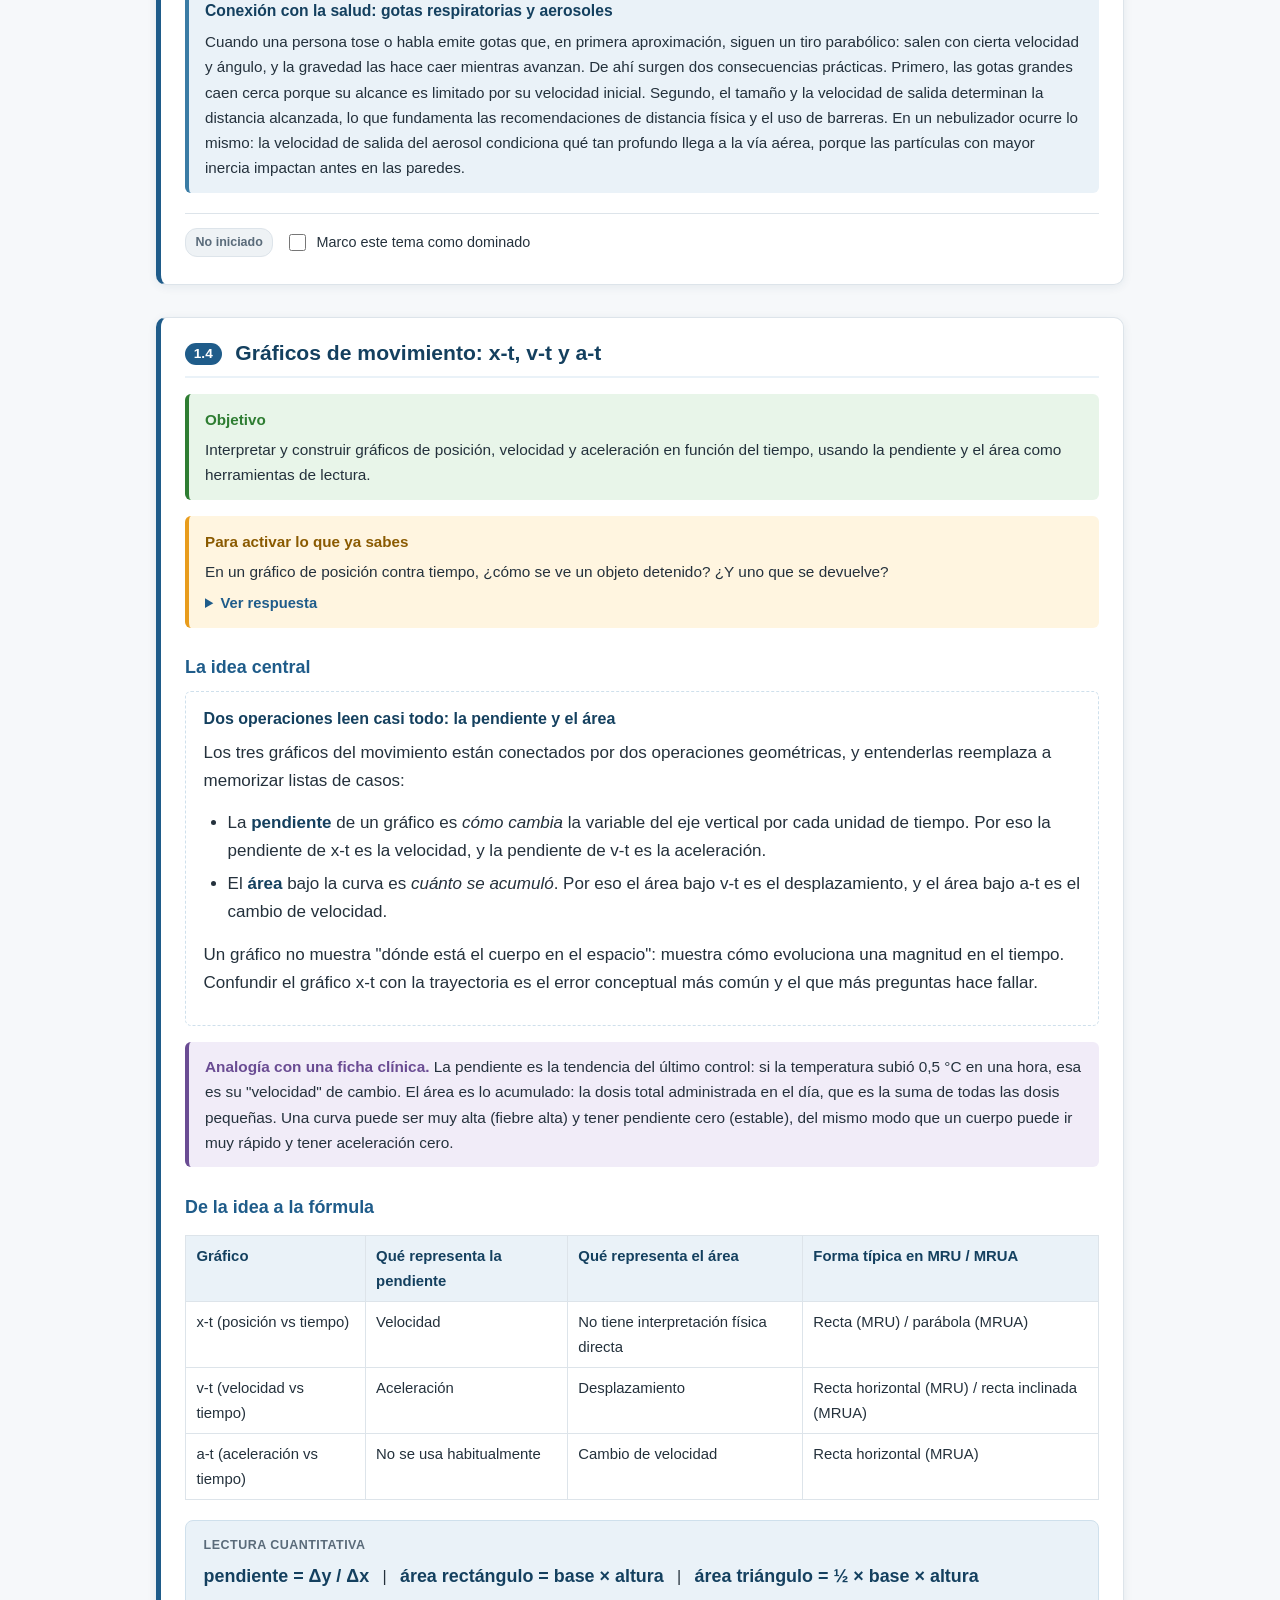
<file: unidad1.html>
<!DOCTYPE html>
<html lang="es">
<head>
<meta charset="UTF-8">
<meta name="viewport" content="width=device-width, initial-scale=1.0">
<title>Unidad 1 — Cinemática y Dinámica · Física CBA0210</title>
<link rel="stylesheet" href="styles.css">
</head>
<body>

<header>
  <div class="header-container">
    <h1>Unidad 1 — Cinemática y Dinámica</h1>
    <p class="sub">Física CBA0210 &middot; RA 1 y RA 4 &middot; <a href="index.html">Volver al inicio</a></p>
  </div>
</header>

<nav>
  <ul class="nav-list">
    <li><a href="index.html">Inicio</a></li>
    <li><a href="unidad1.html" class="activa">Unidad 1 — Cinemática y Dinámica</a></li>
    <li><a href="unidad2.html">Unidad 2 — Energía, Trabajo y Electrostática</a></li>
    <li><a href="unidad3.html">Unidad 3 — Circuitos y Fluidos</a></li>
  </ul>
</nav>

<main>

  <section class="seccion ra">
    <h3>Qué busca esta unidad</h3>
    <p><strong>RA 1:</strong> aplicar las leyes de Newton en modelos cinemáticos y dinámicos, describiendo y prediciendo el movimiento de un cuerpo, para desarrollar la capacidad de abstracción necesaria para comprender procesos fisiológicos.</p>
    <p><strong>RA 4:</strong> utilizar el método científico en experimentos guiados y grupales, recopilando y analizando datos experimentales, describiendo fuentes de error y estableciendo relaciones lógicas con modelos teóricos simplificados.</p>
  </section>

  <section class="seccion indicadores">
    <h3>Al terminar la unidad deberías poder</h3>
    <ul>
      <li>Definir e interpretar sistemas de referencia y calcular vectores en ellos.</li>
      <li>Distinguir distancia recorrida, desplazamiento, rapidez y velocidad, y calcularlos.</li>
      <li>Calcular desplazamientos, velocidades y aceleraciones con las ecuaciones de movimiento.</li>
      <li>Interpretar y construir gráficos de posición, velocidad y aceleración en función del tiempo.</li>
      <li>Identificar las fuerzas relevantes en una situación dada y construir el diagrama de cuerpo libre.</li>
      <li>Plantear y resolver problemas de dinámica, distinguiendo sistemas en equilibrio y en no equilibrio.</li>
      <li>Trabajar en equipo, comunicar aportes con evidencia y describir fuentes de error en un experimento.</li>
    </ul>
  </section>

  <!-- ============================ TEMA 1.1 ============================ -->
  <section class="tema" id="u1-t1">
    <h2><span class="num-tema">1.1</span> Posición, distancia, desplazamiento, velocidad y aceleración</h2>

    <div class="objetivo">
      <h4>Objetivo</h4>
      <p>Distinguir con precisión posición, distancia recorrida, desplazamiento, rapidez, velocidad y aceleración; calcular velocidad media y aceleración media con signos coherentes.</p>
    </div>

    <div class="activacion">
      <h4>Para activar lo que ya sabes</h4>
      <p>Caminas 400 m por un pasillo, te devuelves y terminas exactamente donde empezaste. ¿Te moviste? ¿Cuál fue tu velocidad media en todo el trayecto?</p>
      <details>
        <summary>Ver respuesta</summary>
        <p>Sí te moviste: recorriste 800 m. Pero tu <em>desplazamiento</em> neto fue cero, porque el punto final coincide con el inicial. Por lo tanto tu velocidad media fue <strong>0 m/s</strong>, aunque tu rapidez media fue de 800 m divididos por el tiempo total. Distancia y desplazamiento no son lo mismo, y esta diferencia es la fuente del primer tercio de los errores de la unidad.</p>
      </details>
    </div>

    <h3>La idea central</h3>

    <div class="idea">
      <h4>Describir movimiento es describir cambios respecto de algo</h4>
      <p>Ningún movimiento existe "en absoluto": todo movimiento se describe respecto de un <strong>sistema de referencia</strong>. Una persona sentada en un avión está en reposo respecto del avión y se mueve a 900 km/h respecto del suelo. Ambas afirmaciones son verdaderas. Por eso el primer paso de cualquier problema es fijar el origen y el sentido positivo del eje: sin eso, ni los números ni los signos significan nada.</p>
      <p>Una vez fijado el sistema, hay que separar dos cosas que el lenguaje cotidiano mezcla:</p>
      <ul>
        <li><strong>Trayectoria y distancia recorrida.</strong> La trayectoria es el camino efectivamente recorrido; la distancia es su longitud, sumando todos los tramos. Es una cantidad <em>escalar</em> y nunca es negativa.</li>
        <li><strong>Posición y desplazamiento.</strong> La posición es dónde está el cuerpo (un vector desde el origen). El desplazamiento es el cambio de posición: une el punto inicial con el final, sin importar el camino. Es un <em>vector</em>, y su signo indica el sentido del cambio.</li>
      </ul>
    </div>

    <div class="analogia">
      <strong>Analogía con una cuenta bancaria.</strong> La <em>distancia</em> es el total de dinero que moviste: todos los depósitos y todos los giros, sumados en valor absoluto. El <em>desplazamiento</em> es el saldo neto: cuánto tienes más o menos que al principio. Puedes mover millones y terminar con el mismo saldo. Y el <em>saldo</em> puede ser negativo; la <em>distancia</em>, nunca.
    </div>

    <p>La <strong>velocidad media</strong> es desplazamiento dividido por el intervalo de tiempo. Por eso puede ser cero aunque haya habido mucho movimiento, y puede ser negativa si el cuerpo terminó a la izquierda (o al sur, o abajo) de donde empezó. La <strong>rapidez media</strong>, en cambio, usa la distancia: siempre es positiva y siempre mayor o igual que el módulo de la velocidad media. Ambas coinciden solo cuando el movimiento es en un único sentido.</p>

    <p>La <strong>aceleración</strong> es el cambio de velocidad por unidad de tiempo. Aquí está el concepto que más se malentiende: acelerar no significa "ir rápido". Un avión a 900 km/h con velocidad constante tiene aceleración cero. Una pelota detenida en el punto más alto de su vuelo tiene aceleración de 9,8 m/s² hacia abajo. La aceleración mide <em>cuánto cambia</em> la velocidad, no cuán grande es.</p>

    <div class="analogia">
      <strong>Analogía con el dolor.</strong> La <em>intensidad</em> del dolor sería la velocidad: cuánto hay ahora. La <em>aceleración</em> sería la rapidez con que ese dolor está aumentando o cediendo en el tiempo. Un dolor 8/10 estable es intenso pero no está "acelerando"; un dolor 3/10 que sube un punto por minuto sí lo está.
    </div>

    <h3>De la idea a la fórmula</h3>

    <div class="formula">
      <span class="etiqueta">Velocidad media, rapidez media y aceleración media</span>
      <strong>v<sub>m</sub> = Δx / Δt</strong> &nbsp;&nbsp;|&nbsp;&nbsp; <strong>rapidez<sub>m</sub> = d / Δt</strong> &nbsp;&nbsp;|&nbsp;&nbsp; <strong>a<sub>m</sub> = Δv / Δt</strong>
      <span class="nota">Δx = x<sub>final</sub> − x<sub>inicial</sub> &nbsp;&middot;&nbsp; Δv = v<sub>final</sub> − v<sub>inicial</sub> &nbsp;&middot;&nbsp; Δt siempre es positivo</span>
    </div>

    <table class="lectura">
      <tr><th>Símbolo</th><th>Qué es</th><th>Unidad</th><th>Cómo se interpreta</th></tr>
      <tr><td>x</td><td>Posición en el eje elegido</td><td>m</td><td>Dónde está el cuerpo respecto del origen</td></tr>
      <tr><td>Δx</td><td>Desplazamiento</td><td>m</td><td>Signo positivo: se alejó en el sentido positivo del eje</td></tr>
      <tr><td>d</td><td>Distancia recorrida</td><td>m</td><td>Siempre positiva o cero</td></tr>
      <tr><td>Δt</td><td>Intervalo de tiempo</td><td>s</td><td>Siempre positivo: el tiempo no retrocede</td></tr>
      <tr><td>v<sub>m</sub></td><td>Velocidad media</td><td>m/s</td><td>Puede ser negativa; signo = sentido</td></tr>
      <tr><td>a<sub>m</sub></td><td>Aceleración media</td><td>m/s²</td><td>Signo igual a v: acelera; signo opuesto: frena</td></tr>
    </table>

    <div class="metodo">
      <h4>Cómo resolver un problema de este tipo</h4>
      <ol>
        <li>Dibuja un eje con origen y marca el sentido positivo (por ejemplo, "hacia el este es positivo").</li>
        <li>Anota la posición inicial y la final con su signo respecto de ese eje.</li>
        <li>Calcula el desplazamiento como <strong>x<sub>f</sub> − x<sub>i</sub></strong>, conservando el signo.</li>
        <li>Si te piden distancia, suma los tramos <em>en valor absoluto</em>, tramo por tramo.</li>
        <li>Divide por el tiempo total. No promedies velocidades sin ponderar por tiempo.</li>
        <li>Interpreta el signo en palabras: "se desplazó 8 m hacia la sala", "frenó a 4 m/s²".</li>
      </ol>
    </div>

    <h3>Ejemplo resuelto</h3>

    <div class="ejemplo">
      <h4>Traslado dentro de un servicio</h4>
      <p>Una enfermera camina 12 m desde el puesto de enfermería hacia una habitación, se devuelve 4 m para recoger un insumo y se detiene. El trayecto completo le toma 20 s. Determine la distancia recorrida, el desplazamiento, la rapidez media y la velocidad media.</p>

      <div class="paso">
        <span class="titulo-paso">Paso 1. Sistema de referencia</span>
        <p>Origen en el puesto de enfermería; sentido positivo hacia la habitación. Entonces x<sub>i</sub> = 0 m.</p>
      </div>

      <div class="paso">
        <span class="titulo-paso">Paso 2. Distancia recorrida</span>
        <p>Ida: 12 m. Vuelta: 4 m. Distancia total d = 12 + 4 = <strong>16 m</strong>. <span class="porque">Sumamos valores absolutos porque la distancia no distingue sentidos.</span></p>
      </div>

      <div class="paso">
        <span class="titulo-paso">Paso 3. Desplazamiento</span>
        <p>Termina en x<sub>f</sub> = 12 − 4 = 8 m. Entonces Δx = 8 − 0 = <strong>+8 m</strong>. <span class="porque">El signo positivo indica que quedó más cerca de la habitación que del origen.</span></p>
      </div>

      <div class="paso">
        <span class="titulo-paso">Paso 4. Rapidez media y velocidad media</span>
        <p>Rapidez media = d / Δt = 16 / 20 = <strong>0,8 m/s</strong>.<br>
        Velocidad media = Δx / Δt = 8 / 20 = <strong>+0,4 m/s</strong>.</p>
      </div>

      <div class="paso">
        <span class="titulo-paso">Paso 5. Control de sentido</span>
        <p>La rapidez media (0,8) es mayor que el módulo de la velocidad media (0,4), como debe ser siempre que hay cambio de sentido. Si hubieran coincidido, sabríamos que el movimiento fue en una sola dirección.</p>
      </div>
    </div>

    <div class="ejemplo">
      <h4>Aceleración: frenado de una camilla</h4>
      <p>Una camilla avanza a 2 m/s y se detiene en 0,5 s. ¿Cuál es su aceleración media?</p>
      <div class="paso">
        <span class="titulo-paso">Planteo</span>
        <p>a<sub>m</sub> = (v<sub>f</sub> − v<sub>i</sub>) / Δt = (0 − 2) / 0,5 = <strong>−4 m/s²</strong>.</p>
      </div>
      <div class="paso">
        <span class="titulo-paso">Interpretación</span>
        <p>El signo negativo no significa "va hacia atrás": significa que la aceleración se opone al movimiento, es decir, <em>frena</em>. Si la camilla se moviera en sentido negativo y frenara, la aceleración sería positiva. Lo que importa es la relación entre los signos de v y de a.</p>
      </div>
    </div>

    <div class="errores">
      <h4>Errores frecuentes</h4>
      <ul>
        <li>Usar "distancia" y "desplazamiento" como sinónimos. En un trayecto con regreso, la distancia es mayor y la velocidad media puede ser cero.</li>
        <li>Reportar velocidad sin signo ni dirección. Una velocidad es un vector: "0,4 m/s" está incompleto; falta el sentido.</li>
        <li>Creer que velocidad cero implica aceleración cero. En el punto más alto de un lanzamiento vertical, v = 0 pero a = g.</li>
        <li>Interpretar una aceleración negativa como "movimiento hacia atrás". El signo de a solo indica el sentido del cambio de velocidad.</li>
        <li>Promediar dos velocidades sin ponderar: si vas 10 m/s durante 1 s y 20 m/s durante 9 s, la velocidad media no es 15 m/s.</li>
      </ul>
    </div>

    <h3>Práctica guiada</h3>

    <div class="practica">
      <h4>Ejercicio 1.1</h4>
      <p class="enunciado">Una deportista trota 300 m hacia el norte, se devuelve 100 m hacia el sur y se detiene. El recorrido total le toma 80 s. Calcula: (a) la distancia recorrida, (b) el desplazamiento, (c) la rapidez media y (d) la velocidad media.</p>
      <input type="number" step="any" id="e1-1-resp" placeholder="Velocidad media (m/s)" data-enter-valida="e1-1">
      <button class="btn-validar" data-target="e1-1" type="button">Validar respuesta</button>
      <span class="msg-validacion" id="e1-1-msg"></span>
<button class="btn-solucion" data-target="e1-1-sol" type="button">Ver solución ▼</button>
<div class="solucion" id="e1-1-sol" data-valor="2.5">
        <h5>Solución</h5>
        <ol>
          <li>Eje con norte positivo. Posiciones: 0 m, +300 m, +200 m.</li>
          <li>(a) Distancia = 300 + 100 = <strong>400 m</strong>.</li>
          <li>(b) Desplazamiento = 200 − 0 = <strong>+200 m</strong> (200 m hacia el norte).</li>
          <li>(c) Rapidez media = 400 / 80 = <strong>5 m/s</strong>.</li>
          <li>(d) Velocidad media = 200 / 80 = <strong>2,5 m/s hacia el norte</strong>.</li>
        </ol>
      </div>
    </div>

    <button class="btn-pista" data-target="pista-u1-t1" type="button">Ver pista ▼</button>
    <div class="pista" id="pista-u1-t1">
      <h5>Pista</h5>
      <ol>
        <li>Dibuja el eje antes de calcular: norte positivo.</li>
        <li>Para la distancia suma los dos tramos como valores absolutos; para el desplazamiento, resta considerando el signo.</li>
        <li>Antes de dividir, pregúntate cuál de los dos resultados debe ser mayor. Ese control detecta el 90 % de los errores.</li>
      </ol>
    </div>


    <h3>Práctica autónoma</h3>

    <div class="practica">
      <h4>Ejercicio 1.2</h4>
      <p class="enunciado">Una persona camina 60 m hacia el este en 30 s y luego 20 m hacia el oeste en 10 s. Tomando el este como sentido positivo, ¿cuál es su velocidad media en m/s en todo el trayecto?</p>
      <input type="number" step="any" id="p-u1-t1-resp" placeholder="Velocidad media (m/s)" data-enter-valida="p-u1-t1">
      <button class="btn-validar" data-target="p-u1-t1" type="button">Validar</button>
      <span class="msg-validacion" id="p-u1-t1-msg"></span>
<button class="btn-solucion" data-target="p-u1-t1-sol" type="button">Ver solución ▼</button>
<div class="solucion" id="p-u1-t1-sol" data-valor="1">
        <h5>Solución</h5>
        <ol>
          <li>Desplazamiento = +60 − 20 = +40 m.</li>
          <li>Tiempo total = 30 + 10 = 40 s.</li>
          <li>Velocidad media = 40 / 40 = <strong>+1 m/s</strong> (hacia el este).</li>
          <li>Control: la rapidez media fue 80/40 = 2 m/s, mayor que 1 m/s, como corresponde.</li>
        </ol>
      </div>
    </div>

    <h3>Autoevaluación</h3>

    <form class="autoevaluacion-form" data-tema="u1-t1" data-correctas="3"
          data-resp1="b" data-exp1="El desplazamiento une el punto inicial con el final: si coinciden, vale cero. La distancia acumula todo el recorrido y sí es 400 m."
          data-resp2="b" data-exp2="Si la aceleración y la velocidad tienen el mismo signo, la rapidez aumenta. El signo solo indica el sentido del eje."
          data-resp3="a" data-exp3="Velocidad constante significa que la velocidad no cambia: la aceleración es cero, sin importar cuán grande sea la velocidad.">
      <div class="autoevaluacion">
        <h4>Comprueba si lo dominas</h4>
        <p class="indicacion">Tres preguntas conceptuales. Al enviar verás la explicación de cada una.</p>

        <div class="pregunta">
          <label><strong>1.</strong> Una ciclista completa una vuelta a una pista circular de 400 m y vuelve al punto de partida. ¿Qué es correcto?</label>
          <div class="opciones">
            <label><input type="radio" name="u1-t1-p1" value="a"> a) Desplazamiento 400 m y distancia 0 m.</label>
            <label><input type="radio" name="u1-t1-p1" value="b"> b) Desplazamiento 0 m y distancia 400 m.</label>
            <label><input type="radio" name="u1-t1-p1" value="c"> c) Desplazamiento 400 m y distancia 400 m.</label>
          </div>
          <div class="feedback" id="fb-u1-t1-p1"></div>
        </div>

        <div class="pregunta">
          <label><strong>2.</strong> Un cuerpo se mueve con velocidad negativa y aceleración negativa. Entonces:</label>
          <div class="opciones">
            <label><input type="radio" name="u1-t1-p2" value="a"> a) Está frenando.</label>
            <label><input type="radio" name="u1-t1-p2" value="b"> b) Su rapidez está aumentando.</label>
            <label><input type="radio" name="u1-t1-p2" value="c"> c) Su aceleración es cero.</label>
          </div>
          <div class="feedback" id="fb-u1-t1-p2"></div>
        </div>

        <div class="pregunta">
          <label><strong>3.</strong> Un auto viaja por una autopista a 100 km/h constantes. Su aceleración es:</label>
          <div class="opciones">
            <label><input type="radio" name="u1-t1-p3" value="a"> a) Cero.</label>
            <label><input type="radio" name="u1-t1-p3" value="b"> b) Positiva, porque se mueve.</label>
            <label><input type="radio" name="u1-t1-p3" value="c"> c) Igual a 100 km/h².</label>
          </div>
          <div class="feedback" id="fb-u1-t1-p3"></div>
        </div>

        <div class="resultado-auto" id="resultado-auto-u1-t1"></div>
        <button type="submit">Revisar mis respuestas</button>
      </div>
    </form>

    <div class="caso">
      <h4>Conexión con la salud: la prueba de marcha de 6 minutos</h4>
      <p>En rehabilitación cardiopulmonar se mide cuánto camina una persona en 6 minutos, muchas veces en un circuito de ida y vuelta. Si el paciente recorre 300 m y vuelve al punto de partida, su <strong>desplazamiento</strong> es cero pero su <strong>distancia</strong> es la que informa la capacidad funcional. Por eso el indicador clínico es la distancia, no el desplazamiento: reportar "velocidad media" sin aclarar cuál se usó haría el resultado ininterpretable. La distinción no es un tecnicismo de examen; es la diferencia entre un dato útil y un dato inútil.</p>
    </div>

    <div class="estado-tema">
      <span class="badge" data-badge-tema="u1-t1"></span>
      <div class="checklist">
        <input type="checkbox" id="chk-u1-t1" data-tema="u1-t1" data-set-estado="dominado">
        <label for="chk-u1-t1">Marco este tema como dominado</label>
      </div>
    </div>
  </section>

  <!-- ============================ TEMA 1.2 ============================ -->
  <section class="tema" id="u1-t2">
    <h2><span class="num-tema">1.2</span> Cinemática en una dimensión: MRU, MRUA y caída libre</h2>

    <div class="objetivo">
      <h4>Objetivo</h4>
      <p>Elegir y aplicar correctamente las ecuaciones de movimiento rectilíneo uniforme y uniformemente acelerado, incluida la caída libre, manteniendo la coherencia de signos.</p>
    </div>

    <div class="activacion">
      <h4>Para activar lo que ya sabes</h4>
      <p>Dos autos parten del mismo punto al mismo tiempo. Uno avanza con velocidad constante de 20 m/s; el otro parte del reposo y acelera a 4 m/s². ¿Cuándo se vuelven a encontrar?</p>
      <details>
        <summary>Ver respuesta</summary>
        <p>Se encuentran cuando sus <em>posiciones</em> coinciden: 20·t = ½·4·t², es decir 20t = 2t², que se cumple en t = 0 s (la partida) y en t = 10 s. En ese instante ambos están a 200 m. La clave del ejercicio no es la aritmética: es entender que "encontrarse" significa igualar posiciones, no igualar velocidades.</p>
      </details>
    </div>

    <h3>La idea central</h3>

    <div class="idea">
      <h4>Todo depende de qué magnitud permanece constante</h4>
      <p>En el movimiento rectilíneo hay dos casos ideales que resuelven la mayoría de los problemas:</p>
      <ul>
        <li><strong>MRU (movimiento rectilíneo uniforme):</strong> la velocidad es constante. Si la velocidad no cambia, la aceleración es cero. La posición avanza en forma lineal con el tiempo.</li>
        <li><strong>MRUA (movimiento rectilíneo uniformemente acelerado):</strong> la aceleración es constante. La velocidad cambia linealmente con el tiempo y la posición cambia con el cuadrado del tiempo: por eso la gráfica de posición es una parábola.</li>
      </ul>
      <p>La <strong>caída libre</strong> es el caso particular del MRUA en el que la única fuerza que actúa es el peso y, por lo tanto, la aceleración es g ≈ 9,8 m/s² hacia abajo. El roce del aire se desprecia. Un punto que sorprende y conviene entender: en caída libre la masa no interviene. Una pluma y un martillo caen igual en el vacío, porque la fuerza gravitatoria es proporcional a la masa y la aceleración que produce también lo es; los factores se cancelan.</p>
    </div>

    <div class="analogia">
      <strong>Analogía con el suero.</strong> Un suero que gotea a ritmo constante es un MRU: cada gota recorre la misma distancia en el mismo tiempo. Un suero que acelera al abrirse la llave es un MRUA: cada segundo cae más distancia que el anterior, porque la velocidad va en aumento. En el primer caso el ritmo es fijo; en el segundo, el ritmo cambia de manera constante.
    </div>

    <h3>De la idea a la fórmula</h3>

    <div class="formula">
      <span class="etiqueta">Ecuaciones del movimiento rectilíneo</span>
      <strong>MRU: x = x₀ + v·t</strong><br>
      <strong>MRUA: v = v₀ + a·t</strong><br>
      <strong>MRUA: x = x₀ + v₀·t + ½·a·t²</strong><br>
      <strong>MRUA: v² = v₀² + 2·a·(x − x₀)</strong>
      <span class="nota">Con g = 9,8 m/s² si el eje apunta hacia abajo; con a = −g si el eje apunta hacia arriba.</span>
    </div>

    <table class="lectura">
      <tr><th>Símbolo</th><th>Qué es</th><th>Unidad</th><th>Observación</th></tr>
      <tr><td>x₀</td><td>Posición inicial</td><td>m</td><td>Puedes elegirla como 0 si simplifica el problema</td></tr>
      <tr><td>v₀</td><td>Velocidad inicial</td><td>m/s</td><td>No siempre es cero: "parte del reposo" es un dato, no una regla</td></tr>
      <tr><td>a</td><td>Aceleración</td><td>m/s²</td><td>Constante en todo el movimiento</td></tr>
      <tr><td>t</td><td>Tiempo transcurrido</td><td>s</td><td>Se mide desde el instante inicial elegido</td></tr>
      <tr><td>v</td><td>Velocidad en el instante t</td><td>m/s</td><td>Su signo indica el sentido</td></tr>
    </table>

    <div class="metodo">
      <h4>Cómo resolver un problema de cinemática en 1D</h4>
      <ol>
        <li>Fija el eje y el sentido positivo. Anota explícitamente qué significa cada signo.</li>
        <li>Lista los datos: de las cinco magnitudes (x₀, v₀, a, t, v), normalmente conoces tres.</li>
        <li>Identifica la incógnita. Elige la ecuación que la contiene y que no incluye la magnitud que no te interesa ni conoces.</li>
        <li>Sustituye con unidades y calcula. Si aparece una raíz cuadrada, analiza ambos signos y decide cuál tiene sentido físico.</li>
        <li>Verifica: ¿la velocidad final es mayor si acelera en el sentido del movimiento? ¿El tiempo es positivo? ¿La distancia es del orden esperado?</li>
      </ol>
    </div>

    <h3>Ejemplo resuelto</h3>

    <div class="ejemplo">
      <h4>Una ambulancia que parte del reposo</h4>
      <p>Una ambulancia arranca desde el reposo y acelera uniformemente a 2,5 m/s² durante 8 s. ¿Qué velocidad alcanza y qué distancia recorre?</p>

      <div class="paso">
        <span class="titulo-paso">Paso 1. Datos y elección de eje</span>
        <p>Eje positivo en el sentido del movimiento. x₀ = 0 m, v₀ = 0 m/s, a = +2,5 m/s², t = 8 s. Incógnitas: v y x.</p>
      </div>

      <div class="paso">
        <span class="titulo-paso">Paso 2. Velocidad final</span>
        <p>v = v₀ + a·t = 0 + 2,5 · 8 = <strong>20 m/s</strong>, equivalentes a 72 km/h.</p>
      </div>

      <div class="paso">
        <span class="titulo-paso">Paso 3. Distancia recorrida</span>
        <p>x = v₀·t + ½·a·t² = 0 + ½ · 2,5 · 8² = ½ · 2,5 · 64 = <strong>80 m</strong>.</p>
        <p class="porque">Si hubieras usado la velocidad media (10 m/s) multiplicada por el tiempo (8 s), obtendrías lo mismo: en MRUA con v₀ = 0, la velocidad media es la mitad de la final. Es un buen control cruzado.</p>
      </div>
    </div>

    <div class="ejemplo">
      <h4>Caída libre: una gota de suero</h4>
      <p>Se suelta una gota desde 1,25 m de altura, sin considerar el roce del aire. ¿Cuánto tarda en llegar al suelo y con qué velocidad impacta? (g = 9,8 m/s²)</p>

      <div class="paso">
        <span class="titulo-paso">Paso 1. Eje hacia abajo</span>
        <p>Con el eje apuntando hacia abajo, todo lo que baja es positivo: x₀ = 0, x = 1,25 m, v₀ = 0, a = +9,8 m/s².</p>
      </div>

      <div class="paso">
        <span class="titulo-paso">Paso 2. Tiempo</span>
        <p>x = ½·g·t² → 1,25 = 4,9·t² → t² = 0,255 → t = <strong>0,505 s</strong>.</p>
      </div>

      <div class="paso">
        <span class="titulo-paso">Paso 3. Velocidad de impacto</span>
        <p>v = g·t = 9,8 · 0,505 = <strong>4,95 m/s</strong> (unos 18 km/h).</p>
      </div>

      <div class="paso">
        <span class="titulo-paso">Paso 4. Control de sentido</span>
        <p>Medio segundo de caída para 1,25 m es razonable: en el primer segundo un cuerpo cae 4,9 m. Si hubieras obtenido 0,05 s o 5 s, el error estaría en el planteo.</p>
      </div>
    </div>

    <div class="errores">
      <h4>Errores frecuentes</h4>
      <ul>
        <li>Suponer que v₀ = 0 siempre. Muchos problemas parten de un cuerpo que ya se mueve.</li>
        <li>Cambiar de criterio de signos a mitad del ejercicio. Elige un eje y mantenlo hasta el final.</li>
        <li>Olvidar el término v₀·t en la ecuación de posición.</li>
        <li>Usar las ecuaciones de MRUA cuando la aceleración no es constante (por ejemplo, un frenado real con roce variable).</li>
        <li>Mezclar km/h con m/s. Convierte dividiendo por 3,6 antes de reemplazar.</li>
        <li>Descartar la solución negativa del tiempo sin analizarla. En general se descarta porque el tiempo no puede ser negativo, pero conviene decirlo explícitamente.</li>
      </ul>
    </div>

    <h3>Práctica guiada</h3>

    <div class="practica">
      <h4>Ejercicio 1.3</h4>
      <p class="enunciado">Un auto circula a 20 m/s y frena con aceleración constante de −4 m/s² hasta detenerse. ¿Cuánto tarda en detenerse y qué distancia recorre mientras frena?</p>
      <input type="number" step="any" id="e1-2-resp" placeholder="Distancia de frenado (m)" data-enter-valida="e1-2">
      <button class="btn-validar" data-target="e1-2" type="button">Validar respuesta</button>
      <span class="msg-validacion" id="e1-2-msg"></span>
<button class="btn-solucion" data-target="e1-2-sol" type="button">Ver solución ▼</button>
<div class="solucion" id="e1-2-sol" data-valor="50">
        <h5>Solución</h5>
        <ol>
          <li>Datos: v₀ = 20 m/s, v = 0 m/s, a = −4 m/s².</li>
          <li>Tiempo: v = v₀ + a·t → 0 = 20 − 4t → t = <strong>5 s</strong>.</li>
          <li>Distancia: v² = v₀² + 2a·Δx → 0 = 400 − 8Δx → Δx = <strong>50 m</strong>.</li>
          <li>Control: 50 m en 5 s equivale a una velocidad media de 10 m/s, exactamente la mitad de la inicial. Correcto para un frenado uniforme.</li>
        </ol>
      </div>
    </div>

    <button class="btn-pista" data-target="pista-u1-t2" type="button">Ver pista ▼</button>
    <div class="pista" id="pista-u1-t2">
      <h5>Pista</h5>
      <ol>
        <li>"Hasta detenerse" significa que la velocidad final es cero.</li>
        <li>Con v, v₀ y a puedes obtener el tiempo con la primera ecuación.</li>
        <li>Para la distancia, la ecuación que no necesita el tiempo es v² = v₀² + 2a·Δx. Con ella se evita arrastrar el error del paso anterior.</li>
      </ol>
    </div>


    <h3>Práctica autónoma</h3>

    <div class="practica">
      <h4>Ejercicio 1.4</h4>
      <p class="enunciado">Se deja caer una piedra desde un puente de 45 m de altura. Sin considerar el roce del aire y usando g = 10 m/s², ¿cuánto tarda en llegar al agua, en segundos?</p>
      <input type="number" step="any" id="p-u1-t2-resp" placeholder="Tiempo (s)" data-enter-valida="p-u1-t2">
      <button class="btn-validar" data-target="p-u1-t2" type="button">Validar</button>
      <span class="msg-validacion" id="p-u1-t2-msg"></span>
<button class="btn-solucion" data-target="p-u1-t2-sol" type="button">Ver solución ▼</button>
<div class="solucion" id="p-u1-t2-sol" data-valor="3">
        <h5>Solución</h5>
        <ol>
          <li>45 = ½ · 10 · t² = 5t².</li>
          <li>t² = 9 → t = <strong>3 s</strong>.</li>
          <li>Velocidad de impacto: v = g·t = 30 m/s. Control: cae 5 m el primer segundo, 15 m el segundo y 25 m el tercero; la suma es 45 m.</li>
        </ol>
      </div>
    </div>

    <h3>Autoevaluación</h3>

    <form class="autoevaluacion-form" data-tema="u1-t2" data-correctas="3"
          data-resp1="b" data-exp1="En el MRU la velocidad no cambia; por definición, entonces, la aceleración es cero."
          data-resp2="b" data-exp2="En el punto más alto la velocidad vertical es cero, pero la gravedad sigue actuando: la aceleración es 9,8 m/s² hacia abajo."
          data-resp3="a" data-exp3="v = g·t = 10 · 3 = 30 m/s. La distancia sería 45 m, que es otra magnitud.">
      <div class="autoevaluacion">
        <h4>Comprueba si lo dominas</h4>
        <p class="indicacion">Tres preguntas conceptuales. Al enviar verás la explicación de cada una.</p>

        <div class="pregunta">
          <label><strong>1.</strong> En un movimiento rectilíneo uniforme, ¿qué magnitud es constante?</label>
          <div class="opciones">
            <label><input type="radio" name="u1-t2-p1" value="a"> a) La posición.</label>
            <label><input type="radio" name="u1-t2-p1" value="b"> b) La velocidad, y por lo tanto la aceleración es cero.</label>
            <label><input type="radio" name="u1-t2-p1" value="c"> c) La aceleración, que va aumentando.</label>
          </div>
          <div class="feedback" id="fb-u1-t2-p1"></div>
        </div>

        <div class="pregunta">
          <label><strong>2.</strong> Se lanza una pelota verticalmente hacia arriba. En el punto más alto de su trayectoria:</label>
          <div class="opciones">
            <label><input type="radio" name="u1-t2-p2" value="a"> a) La velocidad y la aceleración son cero.</label>
            <label><input type="radio" name="u1-t2-p2" value="b"> b) La velocidad es cero y la aceleración es 9,8 m/s² hacia abajo.</label>
            <label><input type="radio" name="u1-t2-p2" value="c"> c) La velocidad es máxima.</label>
          </div>
          <div class="feedback" id="fb-u1-t2-p2"></div>
        </div>

        <div class="pregunta">
          <label><strong>3.</strong> Un objeto cae desde el reposo durante 3 s (g = 10 m/s²). Su velocidad final es:</label>
          <div class="opciones">
            <label><input type="radio" name="u1-t2-p3" value="a"> a) 30 m/s.</label>
            <label><input type="radio" name="u1-t2-p3" value="b"> b) 10 m/s.</label>
            <label><input type="radio" name="u1-t2-p3" value="c"> c) 45 m/s.</label>
          </div>
          <div class="feedback" id="fb-u1-t2-p3"></div>
        </div>

        <div class="resultado-auto" id="resultado-auto-u1-t2"></div>
        <button type="submit">Revisar mis respuestas</button>
      </div>
    </form>

    <div class="caso">
      <h4>Conexión con la salud: objetos que caen en el entorno clínico</h4>
      <p>Una jeringa que cae desde una mesa de 1,1 m tarda unos 0,47 s y llega al suelo a unos 4,6 m/s, es decir 16,6 km/h. Ese número explica por qué un objeto pequeño y aparentemente inofensivo puede producir una lesión punzante o contaminar una superficie. La misma ecuación permite dimensionar medidas de prevención: reducir la altura a la mitad reduce la velocidad de impacto en un factor de raíz de dos, no a la mitad. Entender la relación cuadrática evita subestimar una caída "corta".</p>
    </div>

    <div class="estado-tema">
      <span class="badge" data-badge-tema="u1-t2"></span>
      <div class="checklist">
        <input type="checkbox" id="chk-u1-t2" data-tema="u1-t2" data-set-estado="dominado">
        <label for="chk-u1-t2">Marco este tema como dominado</label>
      </div>
    </div>
  </section>

  <!-- ============================ TEMA 1.3 ============================ -->
  <section class="tema" id="u1-t3">
    <h2><span class="num-tema">1.3</span> Cinemática en dos dimensiones: vectores y tiro parabólico</h2>

    <div class="objetivo">
      <h4>Objetivo</h4>
      <p>Descomponer una velocidad en componentes, resolver el tiro parabólico tratándolo como dos movimientos independientes y calcular tiempo de vuelo, altura máxima y alcance.</p>
    </div>

    <div class="activacion">
      <h4>Para activar lo que ya sabes</h4>
      <p>Desde la misma altura se suelta una bala y, al mismo tiempo, se dispara otra horizontalmente. ¿Cuál llega primero al suelo?</p>
      <details>
        <summary>Ver respuesta</summary>
        <p>Llegan <strong>al mismo tiempo</strong>. Sin roce del aire, el movimiento vertical no depende del horizontal: ambas parten con velocidad vertical cero y caen la misma altura con la misma aceleración g. La bala disparada avanza horizontalmente, pero eso no retrasa su caída. Este es el principio que ordena toda la cinemática en dos dimensiones.</p>
      </details>
    </div>

    <h3>La idea central</h3>

    <div class="idea">
      <h4>Un movimiento complicado se resuelve como dos movimientos simples</h4>
      <p>Cuando un cuerpo se mueve en dos dimensiones (por ejemplo, un chorro de agua o un proyectil), puedes separar su movimiento en dos ejes perpendiculares que <strong>no se afectan entre sí</strong>:</p>
      <ul>
        <li><strong>Eje horizontal:</strong> si se desprecia el roce del aire, no hay fuerza horizontal, así que la velocidad horizontal es constante (MRU).</li>
        <li><strong>Eje vertical:</strong> la gravedad actúa siempre, así que la velocidad vertical cambia con aceleración constante g (MRUA, caída libre).</li>
      </ul>
      <p>La trayectoria curva (una parábola) no es un movimiento nuevo: es la <em>composición</em> de esos dos. El único elemento que comparten los ejes es el <strong>tiempo</strong>: lo que tarda en subir y bajar es lo mismo que tarda en avanzar horizontalmente. Ese tiempo es el puente entre las dos ecuaciones.</p>
    </div>

    <div class="analogia">
      <strong>Analogía con dos relojes.</strong> Imagina dos personas cronometrando el mismo vuelo: una mira solo el avance horizontal y ve una velocidad constante; la otra mira solo la altura y ve un objeto que sube, se detiene y baja. Ambas describen el mismo evento. Para reconstruir la trayectoria completa basta con volver a juntar las dos lecturas, instante por instante.
    </div>

    <h3>De la idea a la fórmula</h3>

    <div class="formula">
      <span class="etiqueta">Componentes de la velocidad inicial</span>
      <strong>v₀ₓ = v₀ · cos θ</strong> &nbsp;&nbsp;|&nbsp;&nbsp; <strong>v₀ᵧ = v₀ · sen θ</strong>
      <span class="nota">θ se mide respecto de la horizontal. Verifica siempre que sen²θ + cos²θ = 1.</span>
    </div>

    <div class="formula">
      <span class="etiqueta">Ecuaciones del tiro parabólico (sin roce del aire)</span>
      <strong>x = v₀ₓ · t</strong><br>
      <strong>vᵧ = v₀ᵧ − g·t</strong><br>
      <strong>y = v₀ᵧ·t − ½·g·t²</strong><br>
      <strong>h<sub>máx</sub> = v₀ᵧ² / (2g)</strong> &nbsp;&nbsp;|&nbsp;&nbsp; <strong>t<sub>vuelo</sub> = 2·v₀ᵧ / g</strong> &nbsp;&nbsp;|&nbsp;&nbsp; <strong>R = v₀² · sen(2θ) / g</strong>
      <span class="nota">h<sub>máx</sub>, t<sub>vuelo</sub> y R suponen lanzamiento y llegada al mismo nivel.</span>
    </div>

    <table class="lectura">
      <tr><th>Símbolo</th><th>Qué es</th><th>Unidad</th><th>Observación</th></tr>
      <tr><td>θ</td><td>Ángulo de lanzamiento</td><td>grados</td><td>Se mide desde la horizontal</td></tr>
      <tr><td>v₀ₓ</td><td>Componente horizontal de la velocidad</td><td>m/s</td><td>Constante durante todo el vuelo</td></tr>
      <tr><td>v₀ᵧ</td><td>Componente vertical inicial</td><td>m/s</td><td>Positiva si apunta hacia arriba</td></tr>
      <tr><td>h<sub>máx</sub></td><td>Altura máxima sobre el punto de lanzamiento</td><td>m</td><td>Se alcanza cuando vᵧ = 0</td></tr>
      <tr><td>R</td><td>Alcance horizontal</td><td>m</td><td>Máximo cuando θ = 45°</td></tr>
    </table>

    <div class="diagrama">
      <svg viewBox="0 0 560 260" xmlns="http://www.w3.org/2000/svg" role="img" aria-label="Trayectoria parabólica con componentes de la velocidad">
        <!-- ejes -->
        <line x1="60" y1="210" x2="520" y2="210" stroke="#333" stroke-width="2"/>
        <line x1="60" y1="210" x2="60" y2="30" stroke="#333" stroke-width="2"/>
        <text x="525" y="215" font-size="12">x (m)</text>
        <text x="20" y="35" font-size="12">y (m)</text>
        <!-- trayectoria -->
        <path d="M 60 210 Q 290 20 520 210" fill="none" stroke="#1f5c8a" stroke-width="3"/>
        <!-- vector inicial -->
        <line x1="60" y1="210" x2="130" y2="150" stroke="#c62828" stroke-width="3"/>
        <text x="95" y="168" font-size="12" fill="#c62828">v₀ (θ)</text>
        <!-- componentes -->
        <line x1="60" y1="210" x2="130" y2="210" stroke="#2e7d32" stroke-width="2" stroke-dasharray="5 3"/>
        <text x="70" y="203" font-size="11" fill="#2e7d32">v₀ₓ</text>
        <line x1="130" y1="210" x2="130" y2="150" stroke="#e89c1c" stroke-width="2" stroke-dasharray="5 3"/>
        <text x="136" y="185" font-size="11" fill="#b07500">v₀ᵧ</text>
        <!-- punto mas alto -->
        <circle cx="290" cy="115" r="5" fill="#c62828"/>
        <text x="298" y="108" font-size="11" fill="#c62828">vᵧ = 0</text>
        <text x="298" y="124" font-size="11" fill="#2e7d32">vₓ sigue igual</text>
        <!-- leyenda -->
        <text x="180" y="245" font-size="11" fill="#666">La parábola es la composición de un MRU horizontal y una caída libre vertical.</text>
      </svg>
      <div class="leyenda">En el punto más alto la componente vertical de la velocidad se anula, pero la horizontal continúa: el cuerpo no se detiene.</div>
    </div>

    <div class="metodo">
      <h4>Cómo resolver un tiro parabólico</h4>
      <ol>
        <li>Dibuja la trayectoria y marca el punto de lanzamiento y el de llegada.</li>
        <li>Descompone v₀ en v₀ₓ y v₀ᵧ. Escribe los datos por separado para cada eje.</li>
        <li>Si el problema menciona altura o tiempo de vuelo, trabaja primero con el eje vertical: allí está la gravedad.</li>
        <li>Usa el tiempo obtenido para el eje horizontal y calcula el alcance.</li>
        <li>Verifica: el alcance debe ser mayor que la altura máxima en lanzamientos de 45° y menores; si obtienes lo contrario, revisaste mal las componentes.</li>
      </ol>
    </div>

    <h3>Ejemplo resuelto</h3>

    <div class="ejemplo">
      <h4>Chorro de una jeringa</h4>
      <p>Se impulsa líquido con una velocidad de 20 m/s formando 30° sobre la horizontal. Sin considerar el roce del aire y con g = 9,8 m/s², calcula la altura máxima, el tiempo de vuelo y el alcance horizontal, suponiendo que aterriza al mismo nivel.</p>

      <div class="paso">
        <span class="titulo-paso">Paso 1. Componentes</span>
        <p>v₀ₓ = 20 · cos 30° = 20 · 0,866 = 17,3 m/s.<br>
        v₀ᵧ = 20 · sen 30° = 20 · 0,5 = 10 m/s.</p>
      </div>

      <div class="paso">
        <span class="titulo-paso">Paso 2. Altura máxima</span>
        <p>Se alcanza cuando vᵧ = 0: t<sub>subida</sub> = v₀ᵧ / g = 10 / 9,8 = 1,02 s.<br>
        h<sub>máx</sub> = v₀ᵧ² / (2g) = 100 / 19,6 = <strong>5,1 m</strong>.</p>
      </div>

      <div class="paso">
        <span class="titulo-paso">Paso 3. Tiempo de vuelo</span>
        <p>Sin desnivel, el vuelo dura el doble de la subida: t = 2 · 1,02 = <strong>2,04 s</strong>.</p>
      </div>

      <div class="paso">
        <span class="titulo-paso">Paso 4. Alcance</span>
        <p>x = v₀ₓ · t = 17,3 · 2,04 = <strong>35,3 m</strong>. Comprobación con la fórmula directa: R = v₀²·sen(60°)/g = 400 · 0,866 / 9,8 = 35,3 m.</p>
      </div>

      <div class="paso">
        <span class="titulo-paso">Paso 5. Control de sentido</span>
        <p>Un chorro lanzado a 20 m/s (72 km/h) alcanza 5 m de altura y 35 m de distancia. Son órdenes de magnitud plausibles para un chorro impulsado; si hubieras obtenido 350 m, el error estaría en no haber separado las componentes.</p>
      </div>
    </div>

    <div class="errores">
      <h4>Errores frecuentes</h4>
      <ul>
        <li>Usar v₀ completa en la ecuación horizontal, sin descomponerla.</li>
        <li>Creer que en el punto más alto la velocidad total es cero. Solo se anula la componente vertical.</li>
        <li>Creer que en el punto más alto la aceleración es cero. La gravedad nunca se apaga.</li>
        <li>Sumar velocidades como escalares en vez de componerlas vectorialmente.</li>
        <li>Aplicar la fórmula del alcance cuando el lanzamiento y la llegada están a distinta altura.</li>
        <li>Usar el ángulo medido respecto de la vertical sin convertirlo.</li>
      </ul>
    </div>

    <h3>Práctica guiada</h3>

    <div class="practica">
      <h4>Ejercicio 1.5</h4>
      <p class="enunciado">Una pelota rueda por una mesa de 1,8 m de altura y sale horizontalmente con 4 m/s. ¿Cuánto tarda en llegar al suelo y a qué distancia horizontal de la mesa cae? (g = 9,8 m/s²)</p>
      <input type="number" step="any" id="e1-3-resp" placeholder="Distancia horizontal (m)" data-enter-valida="e1-3">
      <button class="btn-validar" data-target="e1-3" type="button">Validar respuesta</button>
      <span class="msg-validacion" id="e1-3-msg"></span>
<button class="btn-solucion" data-target="e1-3-sol" type="button">Ver solución ▼</button>
<div class="solucion" id="e1-3-sol" data-valor="2.42">
        <h5>Solución</h5>
        <ol>
          <li>Lanzamiento horizontal: v₀ᵧ = 0, v₀ₓ = 4 m/s.</li>
          <li>Vertical: 1,8 = ½ · 9,8 · t² → t² = 0,367 → t = <strong>0,606 s</strong>.</li>
          <li>Horizontal: x = 4 · 0,606 = <strong>2,42 m</strong>.</li>
          <li>Control: menos de un segundo de caída para 1,8 m es coherente; el alcance es menor que la altura, lo esperable con una velocidad horizontal pequeña.</li>
        </ol>
      </div>
    </div>

    <button class="btn-pista" data-target="pista-u1-t3" type="button">Ver pista ▼</button>
    <div class="pista" id="pista-u1-t3">
      <h5>Pista</h5>
      <ol>
        <li>Si sale horizontalmente, la velocidad vertical inicial es cero: la caída es libre pura.</li>
        <li>Calcula primero el tiempo con el eje vertical; no necesitas la velocidad horizontal para eso.</li>
        <li>Ese mismo tiempo es el que usa el eje horizontal para avanzar.</li>
      </ol>
    </div>


    <h3>Práctica autónoma</h3>

    <div class="practica">
      <h4>Ejercicio 1.6</h4>
      <p class="enunciado">Un proyectil se lanza con 30 m/s formando 45° sobre la horizontal y cae al mismo nivel del que partió. Usando g = 10 m/s², ¿cuál es su alcance horizontal en metros?</p>
      <input type="number" step="any" id="p-u1-t3-resp" placeholder="Alcance (m)" data-enter-valida="p-u1-t3">
      <button class="btn-validar" data-target="p-u1-t3" type="button">Validar</button>
      <span class="msg-validacion" id="p-u1-t3-msg"></span>
<button class="btn-solucion" data-target="p-u1-t3-sol" type="button">Ver solución ▼</button>
<div class="solucion" id="p-u1-t3-sol" data-valor="90">
        <h5>Solución</h5>
        <ol>
          <li>R = v₀² · sen(2θ) / g = 900 · sen(90°) / 10.</li>
          <li>sen(90°) = 1, entonces R = <strong>90 m</strong>.</li>
          <li>Control: a 45° se obtiene el alcance máximo para una rapidez dada; cualquier otro ángulo daría menos de 90 m.</li>
        </ol>
      </div>
    </div>

    <h3>Autoevaluación</h3>

    <form class="autoevaluacion-form" data-tema="u1-t3" data-correctas="3"
          data-resp1="b" data-exp1="No hay fuerza horizontal (sin roce del aire), así que la componente horizontal de la velocidad no cambia."
          data-resp2="b" data-exp2="La componente vertical se anula en el punto más alto; la horizontal permanece constante y la aceleración sigue siendo g."
          data-resp3="c" data-exp3="El movimiento vertical es independiente del horizontal: ambos parten con velocidad vertical cero y caen la misma altura con la misma aceleración.">
      <div class="autoevaluacion">
        <h4>Comprueba si lo dominas</h4>
        <p class="indicacion">Tres preguntas conceptuales. Al enviar verás la explicación de cada una.</p>

        <div class="pregunta">
          <label><strong>1.</strong> En un tiro parabólico sin roce del aire, la componente horizontal de la velocidad:</label>
          <div class="opciones">
            <label><input type="radio" name="u1-t3-p1" value="a"> a) Disminuye durante la subida.</label>
            <label><input type="radio" name="u1-t3-p1" value="b"> b) Permanece constante durante todo el vuelo.</label>
            <label><input type="radio" name="u1-t3-p1" value="c"> c) Aumenta durante la bajada.</label>
          </div>
          <div class="feedback" id="fb-u1-t3-p1"></div>
        </div>

        <div class="pregunta">
          <label><strong>2.</strong> En el punto más alto de la trayectoria:</label>
          <div class="opciones">
            <label><input type="radio" name="u1-t3-p2" value="a"> a) La velocidad y la aceleración son cero.</label>
            <label><input type="radio" name="u1-t3-p2" value="b"> b) La componente vertical de la velocidad es cero, pero la horizontal no.</label>
            <label><input type="radio" name="u1-t3-p2" value="c"> c) La aceleración cambia de sentido.</label>
          </div>
          <div class="feedback" id="fb-u1-t3-p2"></div>
        </div>

        <div class="pregunta">
          <label><strong>3.</strong> Desde una torre se suelta un objeto y, al mismo tiempo, se lanza otro horizontalmente. Sin roce del aire:</label>
          <div class="opciones">
            <label><input type="radio" name="u1-t3-p3" value="a"> a) Llega primero el lanzado horizontalmente.</label>
            <label><input type="radio" name="u1-t3-p3" value="b"> b) Llega primero el que se soltó.</label>
            <label><input type="radio" name="u1-t3-p3" value="c"> c) Llegan al mismo tiempo.</label>
          </div>
          <div class="feedback" id="fb-u1-t3-p3"></div>
        </div>

        <div class="resultado-auto" id="resultado-auto-u1-t3"></div>
        <button type="submit">Revisar mis respuestas</button>
      </div>
    </form>

    <div class="caso">
      <h4>Conexión con la salud: gotas respiratorias y aerosoles</h4>
      <p>Cuando una persona tose o habla emite gotas que, en primera aproximación, siguen un tiro parabólico: salen con cierta velocidad y ángulo, y la gravedad las hace caer mientras avanzan. De ahí surgen dos consecuencias prácticas. Primero, las gotas grandes caen cerca porque su alcance es limitado por su velocidad inicial. Segundo, el tamaño y la velocidad de salida determinan la distancia alcanzada, lo que fundamenta las recomendaciones de distancia física y el uso de barreras. En un nebulizador ocurre lo mismo: la velocidad de salida del aerosol condiciona qué tan profundo llega a la vía aérea, porque las partículas con mayor inercia impactan antes en las paredes.</p>
    </div>

    <div class="estado-tema">
      <span class="badge" data-badge-tema="u1-t3"></span>
      <div class="checklist">
        <input type="checkbox" id="chk-u1-t3" data-tema="u1-t3" data-set-estado="dominado">
        <label for="chk-u1-t3">Marco este tema como dominado</label>
      </div>
    </div>
  </section>

  <!-- ============================ TEMA 1.4 ============================ -->
  <section class="tema" id="u1-t4">
    <h2><span class="num-tema">1.4</span> Gráficos de movimiento: x-t, v-t y a-t</h2>

    <div class="objetivo">
      <h4>Objetivo</h4>
      <p>Interpretar y construir gráficos de posición, velocidad y aceleración en función del tiempo, usando la pendiente y el área como herramientas de lectura.</p>
    </div>

    <div class="activacion">
      <h4>Para activar lo que ya sabes</h4>
      <p>En un gráfico de posición contra tiempo, ¿cómo se ve un objeto detenido? ¿Y uno que se devuelve?</p>
      <details>
        <summary>Ver respuesta</summary>
        <p>Detenido: una <strong>recta horizontal</strong>, porque la posición no cambia al avanzar el tiempo. Devolviéndose: una recta con <strong>pendiente negativa</strong>, porque la posición disminuye. La clave es que la forma del gráfico no es la trayectoria del cuerpo: es la relación entre dos variables.</p>
      </details>
    </div>

    <h3>La idea central</h3>

    <div class="idea">
      <h4>Dos operaciones leen casi todo: la pendiente y el área</h4>
      <p>Los tres gráficos del movimiento están conectados por dos operaciones geométricas, y entenderlas reemplaza a memorizar listas de casos:</p>
      <ul>
        <li>La <strong>pendiente</strong> de un gráfico es <em>cómo cambia</em> la variable del eje vertical por cada unidad de tiempo. Por eso la pendiente de x-t es la velocidad, y la pendiente de v-t es la aceleración.</li>
        <li>El <strong>área</strong> bajo la curva es <em>cuánto se acumuló</em>. Por eso el área bajo v-t es el desplazamiento, y el área bajo a-t es el cambio de velocidad.</li>
      </ul>
      <p>Un gráfico no muestra "dónde está el cuerpo en el espacio": muestra cómo evoluciona una magnitud en el tiempo. Confundir el gráfico x-t con la trayectoria es el error conceptual más común y el que más preguntas hace fallar.</p>
    </div>

    <div class="analogia">
      <strong>Analogía con una ficha clínica.</strong> La pendiente es la tendencia del último control: si la temperatura subió 0,5 °C en una hora, esa es su "velocidad" de cambio. El área es lo acumulado: la dosis total administrada en el día, que es la suma de todas las dosis pequeñas. Una curva puede ser muy alta (fiebre alta) y tener pendiente cero (estable), del mismo modo que un cuerpo puede ir muy rápido y tener aceleración cero.
    </div>

    <h3>De la idea a la fórmula</h3>

    <table class="general">
      <tr><th>Gráfico</th><th>Qué representa la pendiente</th><th>Qué representa el área</th><th>Forma típica en MRU / MRUA</th></tr>
      <tr><td>x-t (posición vs tiempo)</td><td>Velocidad</td><td>No tiene interpretación física directa</td><td>Recta (MRU) / parábola (MRUA)</td></tr>
      <tr><td>v-t (velocidad vs tiempo)</td><td>Aceleración</td><td>Desplazamiento</td><td>Recta horizontal (MRU) / recta inclinada (MRUA)</td></tr>
      <tr><td>a-t (aceleración vs tiempo)</td><td>No se usa habitualmente</td><td>Cambio de velocidad</td><td>Recta horizontal (MRUA)</td></tr>
    </table>

    <div class="formula">
      <span class="etiqueta">Lectura cuantitativa</span>
      <strong>pendiente = Δy / Δx</strong> &nbsp;&nbsp;|&nbsp;&nbsp; <strong>área rectángulo = base × altura</strong> &nbsp;&nbsp;|&nbsp;&nbsp; <strong>área triángulo = ½ × base × altura</strong>
      <span class="nota">En v-t, "base" es tiempo y "altura" es velocidad: el producto da metros. Si el área queda bajo el eje del tiempo, el desplazamiento es negativo.</span>
    </div>

    <div class="diagrama">
      <svg viewBox="0 0 560 300" xmlns="http://www.w3.org/2000/svg" role="img" aria-label="Gráfico velocidad-tiempo con tres tramos">
        <!-- ejes -->
        <line x1="70" y1="240" x2="510" y2="240" stroke="#333" stroke-width="2"/>
        <line x1="70" y1="240" x2="70" y2="40" stroke="#333" stroke-width="2"/>
        <text x="515" y="245" font-size="12">t (s)</text>
        <text x="30" y="45" font-size="12">v (m/s)</text>
        <!-- grilla -->
        <line x1="70" y1="140" x2="510" y2="140" stroke="#dde4ea" stroke-width="1" stroke-dasharray="4 4"/>
        <text x="42" y="145" font-size="11" fill="#666">10</text>
        <!-- tramo 1: 0 a 4 s sube a 10 -->
        <line x1="70" y1="240" x2="190" y2="140" stroke="#1f5c8a" stroke-width="3"/>
        <!-- tramo 2: 4 a 10 s constante -->
        <line x1="190" y1="140" x2="370" y2="140" stroke="#1f5c8a" stroke-width="3"/>
        <!-- tramo 3: 10 a 12 s baja a 0 -->
        <line x1="370" y1="140" x2="430" y2="240" stroke="#1f5c8a" stroke-width="3"/>
        <!-- marcas de tiempo -->
        <text x="185" y="258" font-size="11" fill="#666">4</text>
        <text x="362" y="258" font-size="11" fill="#666">10</text>
        <text x="424" y="258" font-size="11" fill="#666">12</text>
        <!-- areas sombreadas -->
        <polygon points="70,240 190,240 190,140" fill="#cfe0ec" opacity="0.7"/>
        <polygon points="190,240 370,240 370,140 190,140" fill="#e8f5e9" opacity="0.8"/>
        <polygon points="370,240 430,240 370,140" fill="#fdecea" opacity="0.9"/>
        <text x="100" y="200" font-size="11" fill="#14405f">20 m</text>
        <text x="250" y="195" font-size="11" fill="#2e7d32">60 m</text>
        <text x="384" y="205" font-size="11" fill="#c62828">10 m</text>
        <text x="150" y="30" font-size="11" fill="#666">v-t: el área total es el desplazamiento (90 m)</text>
      </svg>
      <div class="leyenda">Tres tramos: acelera durante 4 s hasta 10 m/s, mantiene 10 m/s durante 6 s y frena en 2 s. Las áreas suman 90 m de desplazamiento.</div>
    </div>

    <div class="metodo">
      <h4>Cómo leer un gráfico sin equivocarse</h4>
      <ol>
        <li>Mira los ejes y sus unidades antes que la forma de la curva.</li>
        <li>Pregúntate qué operación corresponde: ¿me piden un cambio instantáneo (pendiente) o un acumulado (área)?</li>
        <li>Divide la curva en tramos rectos; cada tramo tiene una pendiente distinta y un área simple (rectángulo, triángulo o trapecio).</li>
        <li>Asigna signo al área según esté sobre o bajo el eje del tiempo.</li>
        <li>Verifica coherencia: si en x-t la pendiente es positiva, en v-t el valor debe ser positivo.</li>
      </ol>
    </div>

    <h3>Ejemplo resuelto</h3>

    <div class="ejemplo">
      <h4>Del gráfico a la distancia recorrida</h4>
      <p>Un móvil parte del reposo, acelera hasta 10 m/s en 4 s, mantiene esa velocidad hasta los 10 s y frena hasta detenerse a los 12 s. ¿Qué distancia recorre en total y qué aceleración tiene en cada tramo?</p>

      <div class="paso">
        <span class="titulo-paso">Paso 1. Tramo de aceleración (0 a 4 s)</span>
        <p>Área triangular: ½ · 4 · 10 = <strong>20 m</strong>.<br>
        Aceleración = pendiente = (10 − 0) / 4 = <strong>2,5 m/s²</strong>.</p>
      </div>

      <div class="paso">
        <span class="titulo-paso">Paso 2. Tramo a velocidad constante (4 a 10 s)</span>
        <p>Área rectangular: 6 · 10 = <strong>60 m</strong>.<br>
        Aceleración = <strong>0 m/s²</strong>, porque la velocidad no cambia.</p>
      </div>

      <div class="paso">
        <span class="titulo-paso">Paso 3. Tramo de frenado (10 a 12 s)</span>
        <p>Área triangular: ½ · 2 · 10 = <strong>10 m</strong>.<br>
        Aceleración = (0 − 10) / 2 = <strong>−5 m/s²</strong>.</p>
      </div>

      <div class="paso">
        <span class="titulo-paso">Paso 4. Total y control</span>
        <p>Distancia total = 20 + 60 + 10 = <strong>90 m</strong>.<br>
        Control: el área total bajo la curva es un trapecio de bases 12 s y 6 s con altura 10 m/s: ½ · (12 + 6) · 10 = 90 m. Coincide.</p>
      </div>
    </div>

    <div class="errores">
      <h4>Errores frecuentes</h4>
      <ul>
        <li>Leer el gráfico x-t como si fuera la trayectoria del cuerpo.</li>
        <li>Confundir la altura de la curva con la pendiente: en x-t, un valor alto no significa velocidad alta; lo que importa es la inclinación.</li>
        <li>Calcular el área en un gráfico x-t. Ahí el área no tiene significado físico útil.</li>
        <li>Ignorar el signo del área cuando la curva pasa bajo el eje del tiempo.</li>
        <li>Olvidar que un tramo horizontal en v-t implica aceleración cero, no velocidad cero.</li>
      </ul>
    </div>

    <h3>Práctica guiada</h3>

    <div class="practica">
      <h4>Ejercicio 1.7</h4>
      <p class="enunciado">Un móvil acelera desde el reposo hasta 8 m/s en 5 s y luego mantiene esa velocidad durante 10 s más. ¿Qué distancia recorre en total?</p>
      <input type="number" step="any" id="e1-4-resp" placeholder="Distancia total (m)" data-enter-valida="e1-4">
      <button class="btn-validar" data-target="e1-4" type="button">Validar respuesta</button>
      <span class="msg-validacion" id="e1-4-msg"></span>
<button class="btn-solucion" data-target="e1-4-sol" type="button">Ver solución ▼</button>
<div class="solucion" id="e1-4-sol" data-valor="100">
        <h5>Solución</h5>
        <ol>
          <li>Tramo 1 (triángulo): ½ · 5 · 8 = <strong>20 m</strong>.</li>
          <li>Tramo 2 (rectángulo): 10 · 8 = <strong>80 m</strong>.</li>
          <li>Total = <strong>100 m</strong>.</li>
          <li>Alternativa: trapecio de bases 15 s y 10 s con altura 8 m/s → ½ · 25 · 8 = 100 m.</li>
        </ol>
      </div>
    </div>

    <button class="btn-pista" data-target="pista-u1-t4" type="button">Ver pista ▼</button>
    <div class="pista" id="pista-u1-t4">
      <h5>Pista</h5>
      <ol>
        <li>Dibuja el gráfico v-t: verás un triángulo y un rectángulo.</li>
        <li>El triángulo tiene base 5 s y altura 8 m/s; el rectángulo, base 10 s y altura 8 m/s.</li>
        <li>La distancia es la suma de las dos áreas, no el área del dibujo completo sin separar tramos.</li>
      </ol>
    </div>


    <h3>Práctica autónoma</h3>

    <div class="practica">
      <h4>Ejercicio 1.8</h4>
      <p class="enunciado">En un gráfico posición-tiempo, la posición pasa de 0 m a 50 m entre t = 0 s y t = 10 s siguiendo una línea recta. ¿Cuál es la velocidad del móvil en m/s?</p>
      <input type="number" step="any" id="p-u1-t4-resp" placeholder="Velocidad (m/s)" data-enter-valida="p-u1-t4">
      <button class="btn-validar" data-target="p-u1-t4" type="button">Validar</button>
      <span class="msg-validacion" id="p-u1-t4-msg"></span>
<button class="btn-solucion" data-target="p-u1-t4-sol" type="button">Ver solución ▼</button>
<div class="solucion" id="p-u1-t4-sol" data-valor="5">
        <h5>Solución</h5>
        <ol>
          <li>La pendiente de x-t es la velocidad: v = Δx / Δt.</li>
          <li>v = (50 − 0) / (10 − 0) = <strong>5 m/s</strong>.</li>
          <li>Que sea una recta confirma velocidad constante: aceleración cero.</li>
        </ol>
      </div>
    </div>

    <h3>Autoevaluación</h3>

    <form class="autoevaluacion-form" data-tema="u1-t4" data-correctas="3"
          data-resp1="b" data-exp1="Área bajo v-t = velocidad × tiempo = metros, es decir, desplazamiento."
          data-resp2="a" data-exp2="Si la posición no cambia, la pendiente es cero y el cuerpo está en reposo."
          data-resp3="b" data-exp3="Pendiente de v-t = Δv/Δt, que es exactamente la definición de aceleración.">
      <div class="autoevaluacion">
        <h4>Comprueba si lo dominas</h4>
        <p class="indicacion">Tres preguntas conceptuales. Al enviar verás la explicación de cada una.</p>

        <div class="pregunta">
          <label><strong>1.</strong> En un gráfico velocidad-tiempo, el área bajo la curva representa:</label>
          <div class="opciones">
            <label><input type="radio" name="u1-t4-p1" value="a"> a) La aceleración.</label>
            <label><input type="radio" name="u1-t4-p1" value="b"> b) El desplazamiento.</label>
            <label><input type="radio" name="u1-t4-p1" value="c"> c) La fuerza neta.</label>
          </div>
          <div class="feedback" id="fb-u1-t4-p1"></div>
        </div>

        <div class="pregunta">
          <label><strong>2.</strong> En un gráfico posición-tiempo, una recta horizontal significa:</label>
          <div class="opciones">
            <label><input type="radio" name="u1-t4-p2" value="a"> a) El cuerpo está en reposo.</label>
            <label><input type="radio" name="u1-t4-p2" value="b"> b) El cuerpo se mueve con velocidad constante positiva.</label>
            <label><input type="radio" name="u1-t4-p2" value="c"> c) El cuerpo acelera.</label>
          </div>
          <div class="feedback" id="fb-u1-t4-p2"></div>
        </div>

        <div class="pregunta">
          <label><strong>3.</strong> La pendiente de un gráfico velocidad-tiempo corresponde a:</label>
          <div class="opciones">
            <label><input type="radio" name="u1-t4-p3" value="a"> a) El desplazamiento.</label>
            <label><input type="radio" name="u1-t4-p3" value="b"> b) La aceleración.</label>
            <label><input type="radio" name="u1-t4-p3" value="c"> c) La posición.</label>
          </div>
          <div class="feedback" id="fb-u1-t4-p3"></div>
        </div>

        <div class="resultado-auto" id="resultado-auto-u1-t4"></div>
        <button type="submit">Revisar mis respuestas</button>
      </div>
    </form>

    <div class="caso">
      <h4>Conexión con la salud: curvas de flujo y volumen</h4>
      <p>En un espirómetro, el gráfico de flujo aéreo contra tiempo es un v-t: la <strong>pendiente</strong> indica con qué rapidez cambia el flujo, y el <strong>área</strong> bajo la curva es el volumen movilizado (volumen corriente, capacidad vital). Por eso los informes de función pulmonar se leen igual que un gráfico de cinemática: el volumen es un área acumulada, no un punto de la curva. Quien entiende esta equivalencia interpreta un espigrama sin memorizar fórmulas nuevas.</p>
    </div>

    <div class="estado-tema">
      <span class="badge" data-badge-tema="u1-t4"></span>
      <div class="checklist">
        <input type="checkbox" id="chk-u1-t4" data-tema="u1-t4" data-set-estado="dominado">
        <label for="chk-u1-t4">Marco este tema como dominado</label>
      </div>
    </div>
  </section>

  <!-- ============================ TEMA 1.5 ============================ -->
  <section class="tema" id="u1-t5">
    <h2><span class="num-tema">1.5</span> Fuerzas: gravitacional, normal, roce y elástica</h2>

    <div class="objetivo">
      <h4>Objetivo</h4>
      <p>Identificar las fuerzas que actúan sobre un cuerpo, distinguir masa de peso y calcular peso, fuerza normal, fuerza de roce y fuerza elástica.</p>
    </div>

    <div class="activacion">
      <h4>Para activar lo que ya sabes</h4>
      <p>Si viajas a la Luna, ¿cambia tu masa? ¿Cambia tu peso?</p>
      <details>
        <summary>Ver respuesta</summary>
        <p>Tu <strong>masa no cambia</strong>: sigue siendo la misma cantidad de materia, medida en kilogramos. Tu <strong>peso sí cambia</strong>, porque es la fuerza con que un astro te atrae y depende de la gravedad local. En la Luna g ≈ 1,6 m/s², así que una persona de 70 kg pesa 686 N en la Tierra y unos 112 N en la Luna, con la misma masa. Esta distinción aparece en cada problema de dinámica.</p>
      </details>
    </div>

    <h3>La idea central</h3>

    <div class="idea">
      <h4>Una fuerza es una interacción, y siempre tiene dos protagonistas</h4>
      <p>Las fuerzas no son propiedades de un cuerpo: son interacciones entre dos cosas. Por eso, frente a cualquier fuerza conviene preguntarse tres cosas: <strong>quién la ejerce</strong>, <strong>sobre quién</strong> y <strong>en qué dirección</strong>. Si no puedes responder la primera, probablemente esa fuerza no existe en tu diagrama.</p>
      <p>Las que aparecen en este curso son:</p>
      <ul>
        <li><strong>Gravitacional o peso (P):</strong> la ejerce la Tierra sobre el cuerpo, siempre hacia abajo, con magnitud P = m·g.</li>
        <li><strong>Normal (N):</strong> la ejerce una superficie sobre el cuerpo que apoya, siempre perpendicular a la superficie. No es "la reacción del peso": su valor depende de todas las fuerzas que comprimen el cuerpo contra la superficie.</li>
        <li><strong>Tensión (T):</strong> la ejerce una cuerda, cable o tendón estirado, a lo largo de su eje y tirando del cuerpo.</li>
        <li><strong>Roce o fricción (f):</strong> la ejerce una superficie sobre el cuerpo y se opone al <em>deslizamiento relativo</em> entre ambos. Tiene dos regímenes: estático, cuando no hay deslizamiento, y cinético, cuando ya lo hay.</li>
        <li><strong>Elástica (Fₑ):</strong> la ejerce un resorte o un material deformado, y apunta siempre a devolverlo a su forma original (ley de Hooke).</li>
      </ul>
    </div>

    <div class="analogia">
      <strong>Analogía con el roce estático.</strong> Un mueble pesado en el piso: si empujas suave, no se mueve, pero tú sientes que "responde". Esa respuesta es el roce estático, que crece igual que tu empuje hasta un límite. Cuando tu fuerza supera ese límite, el mueble se suelta y pasa al roce cinético, que suele ser menor. Por eso cuesta más iniciar el movimiento que mantenerlo: no es una impresión, es un cambio de régimen.
    </div>

    <h3>De la idea a la fórmula</h3>

    <div class="formula">
      <span class="etiqueta">Peso y fuerza elástica</span>
      <strong>P = m · g</strong> &nbsp;&nbsp;|&nbsp;&nbsp; <strong>Fₑ = −k · x</strong>
      <span class="nota">g ≈ 9,8 m/s² cerca de la superficie terrestre. El signo negativo de Hooke indica que la fuerza se opone a la deformación; para la magnitud se usa |Fₑ| = k·x.</span>
    </div>

    <div class="formula">
      <span class="etiqueta">Rozamiento</span>
      <strong>f<sub>estático</sub> ≤ µₛ · N</strong> &nbsp;&nbsp;|&nbsp;&nbsp; <strong>f<sub>cinético</sub> = µₖ · N</strong>
      <span class="nota">µ es adimensional y depende de las dos superficies. El roce estático es una desigualdad: solo alcanza su valor máximo cuando el cuerpo está a punto de deslizar.</span>
    </div>

    <table class="lectura">
      <tr><th>Símbolo</th><th>Qué es</th><th>Unidad</th><th>Observación</th></tr>
      <tr><td>m</td><td>Masa</td><td>kg</td><td>Escalar, no cambia con la gravedad</td></tr>
      <tr><td>P</td><td>Peso</td><td>N</td><td>Vector hacia el centro de la Tierra</td></tr>
      <tr><td>N</td><td>Normal</td><td>N</td><td>Perpendicular a la superficie; no siempre igual a P</td></tr>
      <tr><td>µₛ, µₖ</td><td>Coeficientes de roce estático y cinético</td><td>sin unidad</td><td>µₛ > µₖ en la mayoría de los pares de materiales</td></tr>
      <tr><td>k</td><td>Constante elástica del resorte</td><td>N/m</td><td>Resorte más rígido: k mayor</td></tr>
      <tr><td>x</td><td>Deformación (estiramiento o compresión)</td><td>m</td><td>Se mide desde la longitud natural, no desde cero</td></tr>
    </table>

    <div class="metodo">
      <h4>Cómo trabajar con fuerzas</h4>
      <ol>
        <li>Elige el cuerpo cuyo movimiento te interesa. Solo las fuerzas <em>sobre ese cuerpo</em> entran en el análisis.</li>
        <li>Recorre las interacciones: ¿hay gravedad? ¿hay superficie (normal y roce)? ¿hay cuerdas (tensión)? ¿hay resortes? ¿hay algo empujando (fuerza aplicada)?</li>
        <li>Dibuja cada una como flecha desde el centro del cuerpo, con su dirección correcta.</li>
        <li>Calcula magnitudes solo cuando tengas los datos. La normal se obtiene del equilibrio o de la aceleración en el eje perpendicular.</li>
        <li>Comprueba: si el cuerpo está en reposo sobre una superficie horizontal y nada más actúa verticalmente, entonces N = P. Si hay otra fuerza vertical, ya no.</li>
      </ol>
    </div>

    <h3>Ejemplo resuelto</h3>

    <div class="ejemplo">
      <h4>Peso, normal y una fuerza adicional</h4>
      <p>Un paciente de 70 kg está acostado en una camilla horizontal. (a) ¿Cuál es su peso? (b) ¿Qué fuerza normal ejerce la camilla? (c) Si una enfermera apoya las manos y ejerce 100 N hacia abajo sobre el tórax, ¿cuánto vale ahora la normal?</p>

      <div class="paso">
        <span class="titulo-paso">Paso 1. Peso</span>
        <p>P = m·g = 70 · 9,8 = <strong>686 N</strong> hacia abajo.</p>
      </div>

      <div class="paso">
        <span class="titulo-paso">Paso 2. Normal sin fuerza adicional</span>
        <p>Verticalmente no hay aceleración, así que ΣF<sub>y</sub> = 0: N − P = 0 → N = <strong>686 N</strong>.</p>
      </div>

      <div class="paso">
        <span class="titulo-paso">Paso 3. Normal con la fuerza adicional</span>
        <p>Ahora actúan tres fuerzas verticales: N hacia arriba, P hacia abajo y F = 100 N hacia abajo.<br>
        N = P + F = 686 + 100 = <strong>786 N</strong>.</p>
        <p class="porque">La normal aumentó porque la superficie debe sostener más. Esto explica por qué una zona de apoyo sometida a presión externa concentra más fuerza y, sobre la misma superficie, más presión.</p>
      </div>
    </div>

    <div class="ejemplo">
      <h4>Ley de Hooke</h4>
      <p>Un resorte de constante k = 200 N/m se estira 5 cm. ¿Qué fuerza ejerce?</p>
      <div class="paso">
        <span class="titulo-paso">Planteo</span>
        <p>x = 0,05 m (convertir antes de reemplazar).<br>
        |Fₑ| = k·x = 200 · 0,05 = <strong>10 N</strong>, dirigida a recuperar la longitud natural.</p>
      </div>
      <div class="paso">
        <span class="titulo-paso">Interpretación del signo</span>
        <p>Si el resorte se estiró hacia la derecha, la fuerza apunta hacia la izquierda. El signo negativo de la fórmula no indica "fuerza negativa", sino <em>oposición a la deformación</em>.</p>
      </div>
    </div>

    <div class="errores">
      <h4>Errores frecuentes</h4>
      <ul>
        <li>Decir "pesa 70 kg". El kilogramo es masa; el peso se mide en newton.</li>
        <li>Afirmar que N = P siempre. Solo ocurre en una superficie horizontal sin otras fuerzas verticales.</li>
        <li>Usar f = µ·N para el roce estático como si fuera una igualdad. El estático es una desigualdad: se ajusta a lo necesario hasta el límite.</li>
        <li>Creer que el roce se opone siempre a la fuerza aplicada. Se opone al movimiento relativo, y puede no ser opuesto a la fuerza aplicada en todos los casos.</li>
        <li>Medir x desde el suelo en lugar de desde la longitud natural del resorte.</li>
        <li>Olvidar convertir centímetros a metros antes de usar k en N/m.</li>
      </ul>
    </div>

    <h3>Práctica guiada</h3>

    <div class="practica">
      <h4>Ejercicio 1.9</h4>
      <p class="enunciado">Un bloque de 8 kg está apoyado en una mesa horizontal. Una persona lo presiona hacia abajo con 20 N. ¿Cuál es la fuerza normal que ejerce la mesa? (g = 9,8 m/s²)</p>
      <input type="number" step="any" id="e1-5-resp" placeholder="Normal (N)" data-enter-valida="e1-5">
      <button class="btn-validar" data-target="e1-5" type="button">Validar respuesta</button>
      <span class="msg-validacion" id="e1-5-msg"></span>
<button class="btn-solucion" data-target="e1-5-sol" type="button">Ver solución ▼</button>
<div class="solucion" id="e1-5-sol" data-valor="98.4">
        <h5>Solución</h5>
        <ol>
          <li>Peso: P = 8 · 9,8 = 78,4 N hacia abajo.</li>
          <li>Fuerza aplicada: 20 N hacia abajo.</li>
          <li>Equilibrio vertical: N = P + F = 78,4 + 20 = <strong>98,4 N</strong>.</li>
        </ol>
      </div>
    </div>

    <button class="btn-pista" data-target="pista-u1-t5" type="button">Ver pista ▼</button>
    <div class="pista" id="pista-u1-t5">
      <h5>Pista</h5>
      <ol>
        <li>Dibuja el bloque solo con las tres fuerzas verticales: normal hacia arriba, peso y fuerza aplicada hacia abajo.</li>
        <li>Como no hay aceleración vertical, la suma de las fuerzas hacia arriba iguala la suma de las que van hacia abajo.</li>
        <li>Calcula el peso primero y luego compáralo con la respuesta: debe ser mayor que 78,4 N.</li>
      </ol>
    </div>


    <h3>Práctica autónoma</h3>

    <div class="practica">
      <h4>Ejercicio 1.10</h4>
      <p class="enunciado">¿Cuál es el peso, en newton, de una persona de 60 kg en la Tierra? (g = 9,8 m/s²)</p>
      <input type="number" step="any" id="p-u1-t5-resp" placeholder="Peso (N)" data-enter-valida="p-u1-t5">
      <button class="btn-validar" data-target="p-u1-t5" type="button">Validar</button>
      <span class="msg-validacion" id="p-u1-t5-msg"></span>
<button class="btn-solucion" data-target="p-u1-t5-sol" type="button">Ver solución ▼</button>
<div class="solucion" id="p-u1-t5-sol" data-valor="588">
        <h5>Solución</h5>
        <ol>
          <li>P = m·g = 60 · 9,8 = <strong>588 N</strong>.</li>
          <li>La masa sigue siendo 60 kg: lo que cambió fue la fuerza con que la Tierra la atrae.</li>
        </ol>
      </div>
    </div>

    <h3>Autoevaluación</h3>

    <form class="autoevaluacion-form" data-tema="u1-t5" data-correctas="3"
          data-resp1="b" data-exp1="La masa es una propiedad del cuerpo y no depende de la gravedad; el peso sí depende de g."
          data-resp2="b" data-exp2="La normal es perpendicular a la superficie y su valor resulta del equilibrio o de la aceleración en ese eje, no de igualar simplemente al peso."
          data-resp3="a" data-exp3="|Fₑ| = k·x = 100 · 0,02 = 2 N. El error típico es no convertir centímetros a metros.">
      <div class="autoevaluacion">
        <h4>Comprueba si lo dominas</h4>
        <p class="indicacion">Tres preguntas conceptuales. Al enviar verás la explicación de cada una.</p>

        <div class="pregunta">
          <label><strong>1.</strong> La masa de un cuerpo:</label>
          <div class="opciones">
            <label><input type="radio" name="u1-t5-p1" value="a"> a) Cambia según la gravedad del lugar.</label>
            <label><input type="radio" name="u1-t5-p1" value="b"> b) Es invariante y se mide en kilogramos.</label>
            <label><input type="radio" name="u1-t5-p1" value="c"> c) Se mide en newton.</label>
          </div>
          <div class="feedback" id="fb-u1-t5-p1"></div>
        </div>

        <div class="pregunta">
          <label><strong>2.</strong> La fuerza normal ejercida por una superficie:</label>
          <div class="opciones">
            <label><input type="radio" name="u1-t5-p2" value="a"> a) Siempre es igual al peso del cuerpo.</label>
            <label><input type="radio" name="u1-t5-p2" value="b"> b) Es perpendicular a la superficie y su valor depende de las demás fuerzas en ese eje.</label>
            <label><input type="radio" name="u1-t5-p2" value="c"> c) Apunta siempre hacia abajo.</label>
          </div>
          <div class="feedback" id="fb-u1-t5-p2"></div>
        </div>

        <div class="pregunta">
          <label><strong>3.</strong> Un resorte de k = 100 N/m se comprime 0,02 m. La magnitud de la fuerza elástica es:</label>
          <div class="opciones">
            <label><input type="radio" name="u1-t5-p3" value="a"> a) 2 N.</label>
            <label><input type="radio" name="u1-t5-p3" value="b"> b) 200 N.</label>
            <label><input type="radio" name="u1-t5-p3" value="c"> c) 0,02 N.</label>
          </div>
          <div class="feedback" id="fb-u1-t5-p3"></div>
        </div>

        <div class="resultado-auto" id="resultado-auto-u1-t5"></div>
        <button type="submit">Revisar mis respuestas</button>
      </div>
    </form>

    <div class="caso">
      <h4>Conexión con la salud: presión de apoyo y lesiones por presión</h4>
      <p>La normal sobre la piel de un paciente encamado es la fuerza que la superficie ejerce para sostenerlo, y su valor aumenta si se agrega peso o se concentra el apoyo. Como la presión es fuerza dividida por área, mantener la misma fuerza sobre una superficie más pequeña multiplica la presión local: ahí está el origen mecánico de una úlcera por presión. De la misma física surgen las medidas de prevención: redistribuir la fuerza (colchones especiales), ampliar el área de contacto y cambiar de posición periódicamente. Los vendajes compresivos usan el mismo principio al revés: concentrar una fuerza conocida sobre un área definida para lograr una presión terapéutica reproducible.</p>
    </div>

    <div class="estado-tema">
      <span class="badge" data-badge-tema="u1-t5"></span>
      <div class="checklist">
        <input type="checkbox" id="chk-u1-t5" data-tema="u1-t5" data-set-estado="dominado">
        <label for="chk-u1-t5">Marco este tema como dominado</label>
      </div>
    </div>
  </section>

  <!-- ============================ TEMA 1.6 ============================ -->
  <section class="tema" id="u1-t6">
    <h2><span class="num-tema">1.6</span> Leyes de Newton y diagrama de cuerpo libre</h2>

    <div class="objetivo">
      <h4>Objetivo</h4>
      <p>Enunciar y aplicar las tres leyes de Newton, construir diagramas de cuerpo libre correctos y usar ΣF = m·a en una y dos dimensiones.</p>
    </div>

    <div class="activacion">
      <h4>Para activar lo que ya sabes</h4>
      <p>Empujas una caja con todas tus fuerzas y no se mueve. ¿Significa que no hay fuerzas sobre ella?</p>
      <details>
        <summary>Ver respuesta</summary>
        <p>No. Hay fuerzas, pero su <strong>suma vectorial es cero</strong>: tu empuje queda equilibrado por el roce estático, que crece justo lo necesario para impedir el deslizamiento. La caja está en equilibrio (ΣF = 0) aunque tú estés haciendo fuerza. La primera ley no dice "no hay fuerzas", dice "no hay fuerza neta".</p>
      </details>
    </div>

    <h3>La idea central</h3>

    <div class="idea">
      <h4>Tres leyes, tres preguntas distintas</h4>
      <p><strong>Primera ley (inercia).</strong> Un cuerpo mantiene su estado de reposo o de movimiento rectilíneo uniforme mientras la fuerza neta sea cero. Dicho de otro modo: no se necesita fuerza para mantener el movimiento, solo para cambiarlo. Esto explica el cinturón de seguridad: en una frenada brusca, el cuerpo del pasajero tiende a seguir a la velocidad que llevaba.</p>
      <p><strong>Segunda ley.</strong> La fuerza neta produce una aceleración proporcional e inversamente proporcional a la masa: ΣF = m·a. Es una ecuación vectorial, así que se aplica por ejes. La aceleración tiene la dirección y el sentido de la fuerza neta, <em>no</em> necesariamente los de la velocidad: por eso un cuerpo puede acelerar en contra de su movimiento y frenar.</p>
      <p><strong>Tercera ley.</strong> Si A ejerce una fuerza sobre B, B ejerce sobre A una fuerza de igual magnitud y sentido opuesto. El detalle que se evalúa mucho: esas dos fuerzas actúan sobre <strong>cuerpos distintos</strong>, por lo tanto nunca se cancelan entre sí. Al caminar empujas el suelo hacia atrás; el suelo te empuja hacia adelante. No te mueves por tu propia fuerza, sino por la que el suelo ejerce sobre ti.</p>
    </div>

    <div class="analogia">
      <strong>Analogía con una camilla.</strong> Para poner en marcha una camilla cargada necesitas una fuerza neta (segunda ley). Una vez que rueda, si el roce es despreciable, no necesitas seguir empujando para que avance: solo para compensar el roce o para girar (primera ley). Y cuando empujas la camilla, la camilla te empuja a ti con la misma fuerza (tercera ley); si tu masa es mucho mayor, tu aceleración es casi nula y por eso no lo notas.
    </div>

    <h3>De la idea a la fórmula</h3>

    <div class="formula">
      <span class="etiqueta">Segunda ley de Newton, por componentes</span>
      <strong>ΣF<sub>x</sub> = m · a<sub>x</sub></strong> &nbsp;&nbsp;|&nbsp;&nbsp; <strong>ΣF<sub>y</sub> = m · a<sub>y</sub></strong>
      <span class="nota">Equilibrio: ΣF = 0 y por lo tanto a = 0 (reposo o velocidad constante). No equilibrio: ΣF ≠ 0 y a ≠ 0.</span>
    </div>

    <div class="diagrama">
      <svg viewBox="0 0 560 280" xmlns="http://www.w3.org/2000/svg" role="img" aria-label="Diagrama de cuerpo libre de una caja">
        <!-- suelo -->
        <line x1="60" y1="215" x2="500" y2="215" stroke="#999" stroke-width="2"/>
        <text x="62" y="232" font-size="11" fill="#666">superficie</text>
        <!-- caja -->
        <rect x="240" y="130" width="90" height="85" fill="#1f5c8a" rx="5"/>
        <text x="285" y="178" font-size="13" fill="#fff" text-anchor="middle">caja</text>
        <!-- normal -->
        <line x1="285" y1="130" x2="285" y2="55" stroke="#16a085" stroke-width="4" marker-end="url(#arrN)"/>
        <text x="292" y="50" font-size="12" fill="#16a085">N</text>
        <!-- peso -->
        <line x1="285" y1="215" x2="285" y2="270" stroke="#2e7d32" stroke-width="4" marker-end="url(#arrP)"/>
        <text x="292" y="268" font-size="12" fill="#2e7d32">P = m·g</text>
        <!-- aplicada -->
        <line x1="240" y1="172" x2="150" y2="172" stroke="#c62828" stroke-width="4" marker-end="url(#arrF)"/>
        <text x="120" y="165" font-size="12" fill="#c62828">F aplicada</text>
        <!-- roce -->
        <line x1="330" y1="172" x2="420" y2="172" stroke="#e89c1c" stroke-width="4" marker-end="url(#arrR)"/>
        <text x="426" y="165" font-size="12" fill="#b07500">roce</text>
        <defs>
          <marker id="arrN" markerWidth="10" markerHeight="10" refX="9" refY="5" orient="auto"><polygon points="0,0 10,5 0,10" fill="#16a085"/></marker>
          <marker id="arrP" markerWidth="10" markerHeight="10" refX="9" refY="5" orient="auto"><polygon points="0,0 10,5 0,10" fill="#2e7d32"/></marker>
          <marker id="arrF" markerWidth="10" markerHeight="10" refX="9" refY="5" orient="auto"><polygon points="0,0 10,5 0,10" fill="#c62828"/></marker>
          <marker id="arrR" markerWidth="10" markerHeight="10" refX="9" refY="5" orient="auto"><polygon points="0,0 10,5 0,10" fill="#e89c1c"/></marker>
        </defs>
        <text x="150" y="255" font-size="11" fill="#666">Solo se dibujan fuerzas ejercidas sobre la caja.</text>
      </svg>
      <div class="leyenda">Diagrama de cuerpo libre: las cuatro fuerzas que actúan sobre la caja, dibujadas desde su centro y en su dirección real.</div>
    </div>

    <div class="metodo">
      <h4>Diagrama de cuerpo libre en cinco pasos</h4>
      <ol>
        <li>Aísla el cuerpo: dibújalo solo, sin el entorno, como un punto o una caja.</li>
        <li>Dibuja el peso, siempre vertical y hacia abajo. No lo omitas nunca (salvo que el enunciado lo indique).</li>
        <li>Dibuja las fuerzas de contacto: normal perpendicular a la superficie, roce paralelo a ella, tensión a lo largo de la cuerda.</li>
        <li>Elige ejes (x en la dirección del movimiento cuando sea posible) y descompón las fuerzas inclinadas.</li>
        <li>Escribe ΣF = m·a en cada eje. Si el cuerpo no acelera en un eje, esa suma es cero: de ahí sale la normal.</li>
      </ol>
    </div>

    <h3>Ejemplo resuelto</h3>

    <div class="ejemplo">
      <h4>Segunda ley con roce</h4>
      <p>Un bloque de 5 kg descansa sobre una superficie horizontal. Se le aplica una fuerza de 20 N hacia la derecha y el roce cinético opone 5 N. ¿Cuál es su aceleración?</p>

      <div class="paso">
        <span class="titulo-paso">Paso 1. Eje horizontal</span>
        <p>Fuerza neta: ΣF<sub>x</sub> = 20 − 5 = 15 N (hacia la derecha, positivo).</p>
      </div>

      <div class="paso">
        <span class="titulo-paso">Paso 2. Segunda ley</span>
        <p>a = ΣF / m = 15 / 5 = <strong>3 m/s²</strong> hacia la derecha.</p>
      </div>

      <div class="paso">
        <span class="titulo-paso">Paso 3. Eje vertical (control)</span>
        <p>No hay aceleración vertical, así que N = m·g = 49 N. Este valor no entra en el cálculo horizontal salvo para obtener el roce, si te dieran µ en lugar de f.</p>
      </div>

      <div class="paso">
        <span class="titulo-paso">Paso 4. Lectura conceptual</span>
        <p>La fuerza aplicada es 20 N, pero la que produce aceleración es 15 N: el roce "se come" 5 N. Confundir F aplicada con F neta es el error más frecuente en los certámenes.</p>
      </div>
    </div>

    <div class="errores">
      <h4>Errores frecuentes</h4>
      <ul>
        <li>Incluir en el diagrama de un cuerpo las fuerzas que ese cuerpo ejerce sobre otros.</li>
        <li>Creer que las fuerzas de acción y reacción se anulan. Actúan sobre cuerpos distintos: no pueden sumarse en el mismo diagrama.</li>
        <li>Igualar la fuerza aplicada a m·a cuando hay roce u otras fuerzas horizontales.</li>
        <li>Suponer que si la velocidad es cero, la aceleración también lo es. Un cuerpo lanzado hacia arriba tiene v = 0 en el punto más alto y a = g.</li>
        <li>Usar el peso en kilogramos dentro de ΣF = m·a, mezclando masa y fuerza.</li>
        <li>Olvidar que la tercera ley no explica un equilibrio: explica una interacción entre dos cuerpos.</li>
      </ul>
    </div>

    <h3>Práctica guiada</h3>

    <div class="practica">
      <h4>Ejercicio 1.11</h4>
      <p class="enunciado">Una persona de 70 kg está de pie en un ascensor que sube acelerando a 2 m/s². ¿Qué fuerza normal ejerce el piso sobre ella? (g = 9,8 m/s²)</p>
      <input type="number" step="any" id="e1-6-resp" placeholder="Normal (N)" data-enter-valida="e1-6">
      <button class="btn-validar" data-target="e1-6" type="button">Validar respuesta</button>
      <span class="msg-validacion" id="e1-6-msg"></span>
<button class="btn-solucion" data-target="e1-6-sol" type="button">Ver solución ▼</button>
<div class="solucion" id="e1-6-sol" data-valor="826">
        <h5>Solución</h5>
        <ol>
          <li>Diagrama: N hacia arriba, P = 686 N hacia abajo.</li>
          <li>La aceleración es hacia arriba, así que tomamos ese sentido como positivo: ΣF = N − P = m·a.</li>
          <li>N = m·g + m·a = m(g + a) = 70 · (9,8 + 2) = <strong>826 N</strong>.</li>
          <li>Interpretación: se siente "más pesado" mientras el ascensor acelera hacia arriba. La masa no cambió; la normal sí.</li>
        </ol>
      </div>
    </div>

    <button class="btn-pista" data-target="pista-u1-t6" type="button">Ver pista ▼</button>
    <div class="pista" id="pista-u1-t6">
      <h5>Pista</h5>
      <ol>
        <li>Dibuja solo dos fuerzas: normal hacia arriba, peso hacia abajo.</li>
        <li>La aceleración apunta hacia arriba, en el mismo sentido que la normal. Eso hace que la normal deba ser mayor que el peso.</li>
        <li>Usa ΣF<sub>y</sub> = m·a con signo positivo hacia arriba.</li>
      </ol>
    </div>


    <h3>Práctica autónoma</h3>

    <div class="practica">
      <h4>Ejercicio 1.12</h4>
      <p class="enunciado">La misma persona de 70 kg está ahora en un ascensor que baja acelerando a 2 m/s². ¿Qué fuerza normal ejerce el piso? (g = 9,8 m/s²)</p>
      <input type="number" step="any" id="p-u1-t6-resp" placeholder="Normal (N)" data-enter-valida="p-u1-t6">
      <button class="btn-validar" data-target="p-u1-t6" type="button">Validar</button>
      <span class="msg-validacion" id="p-u1-t6-msg"></span>
<button class="btn-solucion" data-target="p-u1-t6-sol" type="button">Ver solución ▼</button>
<div class="solucion" id="p-u1-t6-sol" data-valor="546">
        <h5>Solución</h5>
        <ol>
          <li>Tomando positivo hacia abajo (sentido de la aceleración): P − N = m·a.</li>
          <li>N = m·g − m·a = m(g − a) = 70 · 7,8 = <strong>546 N</strong>.</li>
          <li>Interpretación: se siente "más liviano" al bajar acelerando. Si el ascensor bajara con a = g, la normal sería cero: eso es la caída libre aparente.</li>
        </ol>
      </div>
    </div>

    <h3>Autoevaluación</h3>

    <form class="autoevaluacion-form" data-tema="u1-t6" data-correctas="3"
          data-resp1="a" data-exp1="Velocidad constante implica aceleración cero, y por la segunda ley la fuerza neta debe ser cero."
          data-resp2="b" data-exp2="Las fuerzas de acción y reacción se ejercen sobre cuerpos distintos; por eso no se anulan mutuamente."
          data-resp3="a" data-exp3="a = ΣF/m. Si ΣF se duplica con la misma masa, la aceleración también se duplica.">
      <div class="autoevaluacion">
        <h4>Comprueba si lo dominas</h4>
        <p class="indicacion">Tres preguntas conceptuales. Al enviar verás la explicación de cada una.</p>

        <div class="pregunta">
          <label><strong>1.</strong> Un cuerpo se mueve en línea recta con velocidad constante. La fuerza neta sobre él:</label>
          <div class="opciones">
            <label><input type="radio" name="u1-t6-p1" value="a"> a) Es cero.</label>
            <label><input type="radio" name="u1-t6-p1" value="b"> b) Apunta en el sentido del movimiento y es igual a m·v.</label>
            <label><input type="radio" name="u1-t6-p1" value="c"> c) Es igual al peso.</label>
          </div>
          <div class="feedback" id="fb-u1-t6-p1"></div>
        </div>

        <div class="pregunta">
          <label><strong>2.</strong> La tercera ley de Newton describe:</label>
          <div class="opciones">
            <label><input type="radio" name="u1-t6-p2" value="a"> a) Dos fuerzas que se anulan sobre el mismo cuerpo.</label>
            <label><input type="radio" name="u1-t6-p2" value="b"> b) Dos fuerzas iguales y opuestas ejercidas sobre cuerpos distintos.</label>
            <label><input type="radio" name="u1-t6-p2" value="c"> c) La fuerza gravitatoria entre dos masas.</label>
          </div>
          <div class="feedback" id="fb-u1-t6-p2"></div>
        </div>

        <div class="pregunta">
          <label><strong>3.</strong> Si se duplica la fuerza neta sobre un cuerpo de masa constante, su aceleración:</label>
          <div class="opciones">
            <label><input type="radio" name="u1-t6-p3" value="a"> a) Se duplica.</label>
            <label><input type="radio" name="u1-t6-p3" value="b"> b) Se reduce a la mitad.</label>
            <label><input type="radio" name="u1-t6-p3" value="c"> c) No cambia.</label>
          </div>
          <div class="feedback" id="fb-u1-t6-p3"></div>
        </div>

        <div class="resultado-auto" id="resultado-auto-u1-t6"></div>
        <button type="submit">Revisar mis respuestas</button>
      </div>
    </form>

    <div class="caso">
      <h4>Conexión con la salud: manejo manual de pacientes</h4>
      <p>Al levantar a un paciente, la fuerza que tu columna debe soportar no es solo el peso de la persona: incluye el momento generado por tu propio tronco inclinado y la distancia al eje lumbar. Por eso la recomendación técnica no es "levantar con las piernas" como consigna memorizada, sino acercar la carga al cuerpo y evitar la flexión sostenida: ambas medidas reducen la distancia y, con ella, la fuerza necesaria. La segunda ley explica el resto: una misma fuerza produce mayor aceleración en una masa menor, de modo que mover a un paciente entre dos personas distribuye la carga y disminuye la fuerza por operador. Los arneses y grúas de traslado aplican exactamente este principio.</p>
    </div>

    <div class="estado-tema">
      <span class="badge" data-badge-tema="u1-t6"></span>
      <div class="checklist">
        <input type="checkbox" id="chk-u1-t6" data-tema="u1-t6" data-set-estado="dominado">
        <label for="chk-u1-t6">Marco este tema como dominado</label>
      </div>
    </div>
  </section>

  <!-- ============================ TEMA 1.7 ============================ -->
  <section class="tema" id="u1-t7">
    <h2><span class="num-tema">1.7</span> Dinámica en una y dos dimensiones: equilibrio, planos inclinados y poleas</h2>

    <div class="objetivo">
      <h4>Objetivo</h4>
      <p>Resolver problemas de dinámica en dos dimensiones: distinguir equilibrio de no equilibrio, descomponer el peso en planos inclinados y analizar sistemas de cuerpos unidos por poleas.</p>
    </div>

    <div class="activacion">
      <h4>Para activar lo que ya sabes</h4>
      <p>Un objeto se desliza por una rampa sin roce. ¿Su aceleración depende de cuánto pesa?</p>
      <details>
        <summary>Ver respuesta</summary>
        <p>No. En una rampa sin roce, la aceleración es a = g·sen θ, donde la masa se cancela: la fuerza que tira hacia abajo de la rampa y la inercia crecen en la misma proporción. Lo que cambia con la masa es la fuerza necesaria, no la aceleración resultante. Es el mismo motivo por el que en caída libre todos los cuerpos caen igual.</p>
      </details>
    </div>

    <h3>La idea central</h3>

    <div class="idea">
      <h4>Elegir bien los ejes resuelve la mitad del problema</h4>
      <p>En dos dimensiones, el peso siempre apunta hacia abajo, pero el movimiento puede ir en otra dirección. La técnica consiste en <strong>girar los ejes</strong> para que uno coincida con el movimiento: en un plano inclinado, el eje x va a lo largo de la rampa y el eje y perpendicular a ella. Entonces el peso se descompone en dos partes:</p>
      <ul>
        <li><strong>m·g·sen θ</strong>, paralela a la rampa: es la responsable de que el cuerpo se deslice.</li>
        <li><strong>m·g·cos θ</strong>, perpendicular a la rampa: es la que comprime al cuerpo contra la superficie y determina la normal.</li>
      </ul>
      <p>De ahí sale un resultado que conviene entender y no memorizar: N = m·g·cos θ. Cuando θ = 0 (superficie horizontal), cos θ = 1 y N = m·g. Cuando θ = 90° (pared vertical), cos θ = 0 y no hay normal: el cuerpo cae. Los dos extremos confirman la fórmula.</p>
      <p>En cuanto al <strong>equilibrio</strong>, hay dos formas y ambas cumplen ΣF = 0: el equilibrio <em>estático</em> (el cuerpo está en reposo) y el <em>dinámico</em> (se mueve con velocidad constante). Un ascensor que sube a velocidad constante está en equilibrio dinámico, no en "no equilibrio".</p>
    </div>

    <div class="analogia">
      <strong>Analogía con la rampa de acceso.</strong> Una rampa suave es un plano inclinado con θ pequeño: la componente del peso a lo largo de la rampa es pequeña y por eso cuesta poco subir, aunque el recorrido sea más largo. Una rampa empinada reduce la distancia pero multiplica la fuerza necesaria. La normativa de accesibilidad no elige la pendiente por estética: la elige porque la fuerza requerida crece con sen θ.
    </div>

    <h3>De la idea a la fórmula</h3>

    <div class="formula">
      <span class="etiqueta">Plano inclinado</span>
      <strong>N = m · g · cos θ</strong><br>
      <strong>F<sub>‖</sub> = m · g · sen θ</strong><br>
      <strong>sin roce: a = g · sen θ</strong><br>
      <strong>con roce cinético: a = g · (sen θ − µₖ · cos θ)</strong>
    </div>

    <div class="formula">
      <span class="etiqueta">Dos masas colgadas de una polea ideal (máquina de Atwood)</span>
      <strong>a = (m₁ − m₂) · g / (m₁ + m₂)</strong> &nbsp;&nbsp;|&nbsp;&nbsp; <strong>T = 2 · m₁ · m₂ · g / (m₁ + m₂)</strong>
      <span class="nota">Polea y cuerda ideales: sin masa, sin roce en el eje, cuerda inextensible. Las dos masas comparten la misma aceleración en magnitud.</span>
    </div>

    <table class="lectura">
      <tr><th>Símbolo</th><th>Qué es</th><th>Unidad</th><th>Observación</th></tr>
      <tr><td>θ</td><td>Ángulo de inclinación</td><td>grados</td><td>Se mide respecto de la horizontal</td></tr>
      <tr><td>F<sub>‖</sub></td><td>Componente del peso paralela a la rampa</td><td>N</td><td>Es la que impulsa o frena el deslizamiento</td></tr>
      <tr><td>T</td><td>Tensión de la cuerda</td><td>N</td><td>Igual en toda la cuerda si la polea es ideal</td></tr>
      <tr><td>m₁, m₂</td><td>Masas unidas por la polea</td><td>kg</td><td>El sistema acelera hacia la masa mayor</td></tr>
    </table>

    <h3>Ejemplo resuelto</h3>

    <div class="ejemplo">
      <h4>Rampa con roce</h4>
      <p>Un bloque de 10 kg se desliza por una rampa de 30° con coeficiente de roce cinético 0,2. ¿Cuál es su aceleración? (g = 9,8 m/s²)</p>

      <div class="paso">
        <span class="titulo-paso">Paso 1. Componentes del peso</span>
        <p>Paralela: m·g·sen 30° = 10 · 9,8 · 0,5 = 49 N.<br>
        Perpendicular: m·g·cos 30° = 10 · 9,8 · 0,866 = 84,9 N.</p>
      </div>

      <div class="paso">
        <span class="titulo-paso">Paso 2. Normal y roce</span>
        <p>N = 84,9 N.<br>
        f = µₖ · N = 0,2 · 84,9 = 17,0 N, opuesta al deslizamiento.</p>
      </div>

      <div class="paso">
        <span class="titulo-paso">Paso 3. Segunda ley a lo largo de la rampa</span>
        <p>ΣF = 49 − 17,0 = 32,0 N.<br>
        a = 32,0 / 10 = <strong>3,2 m/s²</strong> rampa abajo.</p>
      </div>

      <div class="paso">
        <span class="titulo-paso">Paso 4. Control</span>
        <p>Sin roce, a = g·sen 30° = 4,9 m/s². Con roce debe ser menor: 3,2 m/s² es consistente. Si hubieras obtenido 5,8 m/s², el roce estaría sumando en vez de restar.</p>
      </div>
    </div>

    <div class="ejemplo">
      <h4>Polea con dos masas</h4>
      <p>Dos masas de 3 kg y 2 kg cuelgan de una polea ideal. ¿Cuál es la aceleración del sistema y la tensión de la cuerda?</p>

      <div class="paso">
        <span class="titulo-paso">Paso 1. Aceleración</span>
        <p>a = (m₁ − m₂)·g / (m₁ + m₂) = (1 · 9,8) / 5 = <strong>1,96 m/s²</strong>, con la masa de 3 kg bajando y la de 2 kg subiendo.</p>
      </div>

      <div class="paso">
        <span class="titulo-paso">Paso 2. Tensión</span>
        <p>T = 2·m₁·m₂·g / (m₁ + m₂) = (2 · 3 · 2 · 9,8) / 5 = 117,6 / 5 = <strong>23,5 N</strong>.</p>
      </div>

      <div class="paso">
        <span class="titulo-paso">Paso 3. Control de sentido</span>
        <p>La tensión debe estar entre los dos pesos: 19,6 N (masa de 2 kg) < 23,5 N < 29,4 N (masa de 3 kg). Si hubiera dado 40 N, sería imposible con esas masas.</p>
      </div>
    </div>

    <div class="errores">
      <h4>Errores frecuentes</h4>
      <ul>
        <li>Invertir seno y coseno en el plano inclinado. La componente que hace deslizar lleva <em>sen</em>; la que comprime contra la superficie lleva <em>cos</em>.</li>
        <li>Usar N = m·g en una rampa. Ahí N = m·g·cos θ.</li>
        <li>Creer que un cuerpo que sube o baja a velocidad constante está en no equilibrio. Está en equilibrio dinámico.</li>
        <li>Suponer que la tensión es igual al peso de una de las masas en un sistema que acelera. No lo es: si acelerara con tensión igual al peso, no habría fuerza neta.</li>
        <li>Asignar aceleraciones distintas a dos masas unidas por una cuerda inextensible.</li>
        <li>Olvidar que el roce cinético siempre se opone al movimiento, sea cual sea el sentido.</li>
      </ul>
    </div>

    <h3>Práctica guiada</h3>

    <div class="practica">
      <h4>Ejercicio 1.13</h4>
      <p class="enunciado">Un objeto de 5 kg se desliza por una rampa de 30° sin roce. ¿Cuál es su aceleración? (g = 9,8 m/s²)</p>
      <input type="number" step="any" id="e1-7-resp" placeholder="Aceleración (m/s²)" data-enter-valida="e1-7">
      <button class="btn-validar" data-target="e1-7" type="button">Validar respuesta</button>
      <span class="msg-validacion" id="e1-7-msg"></span>
<button class="btn-solucion" data-target="e1-7-sol" type="button">Ver solución ▼</button>
<div class="solucion" id="e1-7-sol" data-valor="4.9">
        <h5>Solución</h5>
        <ol>
          <li>Sin roce, la única fuerza a lo largo de la rampa es m·g·sen θ.</li>
          <li>a = m·g·sen θ / m = g·sen θ.</li>
          <li>a = 9,8 · 0,5 = <strong>4,9 m/s²</strong>.</li>
          <li>Nota: la masa de 5 kg no aparece en el resultado final. Es un dato distractor para comprobar si entendiste el modelo.</li>
        </ol>
      </div>
    </div>

    <button class="btn-pista" data-target="pista-u1-t7" type="button">Ver pista ▼</button>
    <div class="pista" id="pista-u1-t7">
      <h5>Pista</h5>
      <ol>
        <li>Gira los ejes: x a lo largo de la rampa, y perpendicular.</li>
        <li>La componente del peso que impulsa el deslizamiento es m·g·sen θ.</li>
        <li>Plantea ΣF = m·a y observa qué ocurre con la masa al despejar.</li>
      </ol>
    </div>


    <h3>Práctica autónoma</h3>

    <div class="practica">
      <h4>Ejercicio 1.14</h4>
      <p class="enunciado">Una rampa de acceso tiene 20° de inclinación y no se considera roce. ¿Con qué aceleración baja un objeto que se suelta en ella? (g = 9,8 m/s²; entrega dos decimales)</p>
      <input type="number" step="any" id="p-u1-t7-resp" placeholder="Aceleración (m/s²)" data-enter-valida="p-u1-t7">
      <button class="btn-validar" data-target="p-u1-t7" type="button">Validar</button>
      <span class="msg-validacion" id="p-u1-t7-msg"></span>
<button class="btn-solucion" data-target="p-u1-t7-sol" type="button">Ver solución ▼</button>
<div class="solucion" id="p-u1-t7-sol" data-valor="3.35">
        <h5>Solución</h5>
        <ol>
          <li>a = g · sen 20° = 9,8 · 0,342 = <strong>3,35 m/s²</strong>.</li>
          <li>Control: menor que en la rampa de 30° (4,9 m/s²), como corresponde a un ángulo menor.</li>
        </ol>
      </div>
    </div>

    <h3>Autoevaluación</h3>

    <form class="autoevaluacion-form" data-tema="u1-t7" data-correctas="3"
          data-resp1="a" data-exp1="a = g·sen θ: la masa se cancela porque la fuerza que impulsa y la inercia son ambas proporcionales a ella."
          data-resp2="a" data-exp2="Velocidad constante implica aceleración cero y, por lo tanto, fuerza neta cero: es equilibrio dinámico."
          data-resp3="b" data-exp3="Si las masas son iguales, la diferencia en la fórmula de la aceleración es cero: el sistema no acelera y queda en equilibrio.">
      <div class="autoevaluacion">
        <h4>Comprueba si lo dominas</h4>
        <p class="indicacion">Tres preguntas conceptuales. Al enviar verás la explicación de cada una.</p>

        <div class="pregunta">
          <label><strong>1.</strong> En un plano inclinado sin roce, la aceleración de deslizamiento:</label>
          <div class="opciones">
            <label><input type="radio" name="u1-t7-p1" value="a"> a) No depende de la masa.</label>
            <label><input type="radio" name="u1-t7-p1" value="b"> b) Es proporcional a la masa.</label>
            <label><input type="radio" name="u1-t7-p1" value="c"> c) Es siempre igual a g.</label>
          </div>
          <div class="feedback" id="fb-u1-t7-p1"></div>
        </div>

        <div class="pregunta">
          <label><strong>2.</strong> Un cuerpo sube por una rampa con velocidad constante. Se encuentra en:</label>
          <div class="opciones">
            <label><input type="radio" name="u1-t7-p2" value="a"> a) Equilibrio dinámico.</label>
            <label><input type="radio" name="u1-t7-p2" value="b"> b) No equilibrio, porque se mueve.</label>
            <label><input type="radio" name="u1-t7-p2" value="c"> c) Caída libre.</label>
          </div>
          <div class="feedback" id="fb-u1-t7-p2"></div>
        </div>

        <div class="pregunta">
          <label><strong>3.</strong> En una polea ideal con dos masas iguales:</label>
          <div class="opciones">
            <label><input type="radio" name="u1-t7-p3" value="a"> a) La masa más alta cae.</label>
            <label><input type="radio" name="u1-t7-p3" value="b"> b) El sistema queda en equilibrio y no acelera.</label>
            <label><input type="radio" name="u1-t7-p3" value="c"> c) La tensión es cero.</label>
          </div>
          <div class="feedback" id="fb-u1-t7-p3"></div>
        </div>

        <div class="resultado-auto" id="resultado-auto-u1-t7"></div>
        <button type="submit">Revisar mis respuestas</button>
      </div>
    </form>

    <div class="caso">
      <h4>Conexión con la salud: rampas, transferencias y carga lumbar</h4>
      <p>Las rampas de acceso de un centro de salud se diseñan con pendientes suaves porque la fuerza necesaria para subir una silla de ruedas crece con sen θ, y quien la impulsa —o quien acompaña— debe vencer además el roce de las ruedas. El mismo razonamiento se aplica a las transferencias: cuando una persona se inclina hacia adelante para levantarse, la componente del peso que debe vencer cambia con el ángulo del tronco respecto de la vertical. De ahí que la técnica de transferencia correcta controle el ángulo y no solo la fuerza. En ambos casos, el concepto que decide es la descomposición del peso en componentes, no la fuerza bruta.</p>
    </div>

    <div class="estado-tema">
      <span class="badge" data-badge-tema="u1-t7"></span>
      <div class="checklist">
        <input type="checkbox" id="chk-u1-t7" data-tema="u1-t7" data-set-estado="dominado">
        <label for="chk-u1-t7">Marco este tema como dominado</label>
      </div>
    </div>
  </section>

</main>

<footer>
  <p>Guía de Estudio de Física &middot; CBA0210 &middot; Unidad 1 — Cinemática y Dinámica</p>
  <p><a href="index.html">Volver al inicio</a> &middot; <a href="unidad2.html">Ir a la Unidad 2</a></p>
</footer>

<script src="app.js"></script>
</body>
</html>
</file>
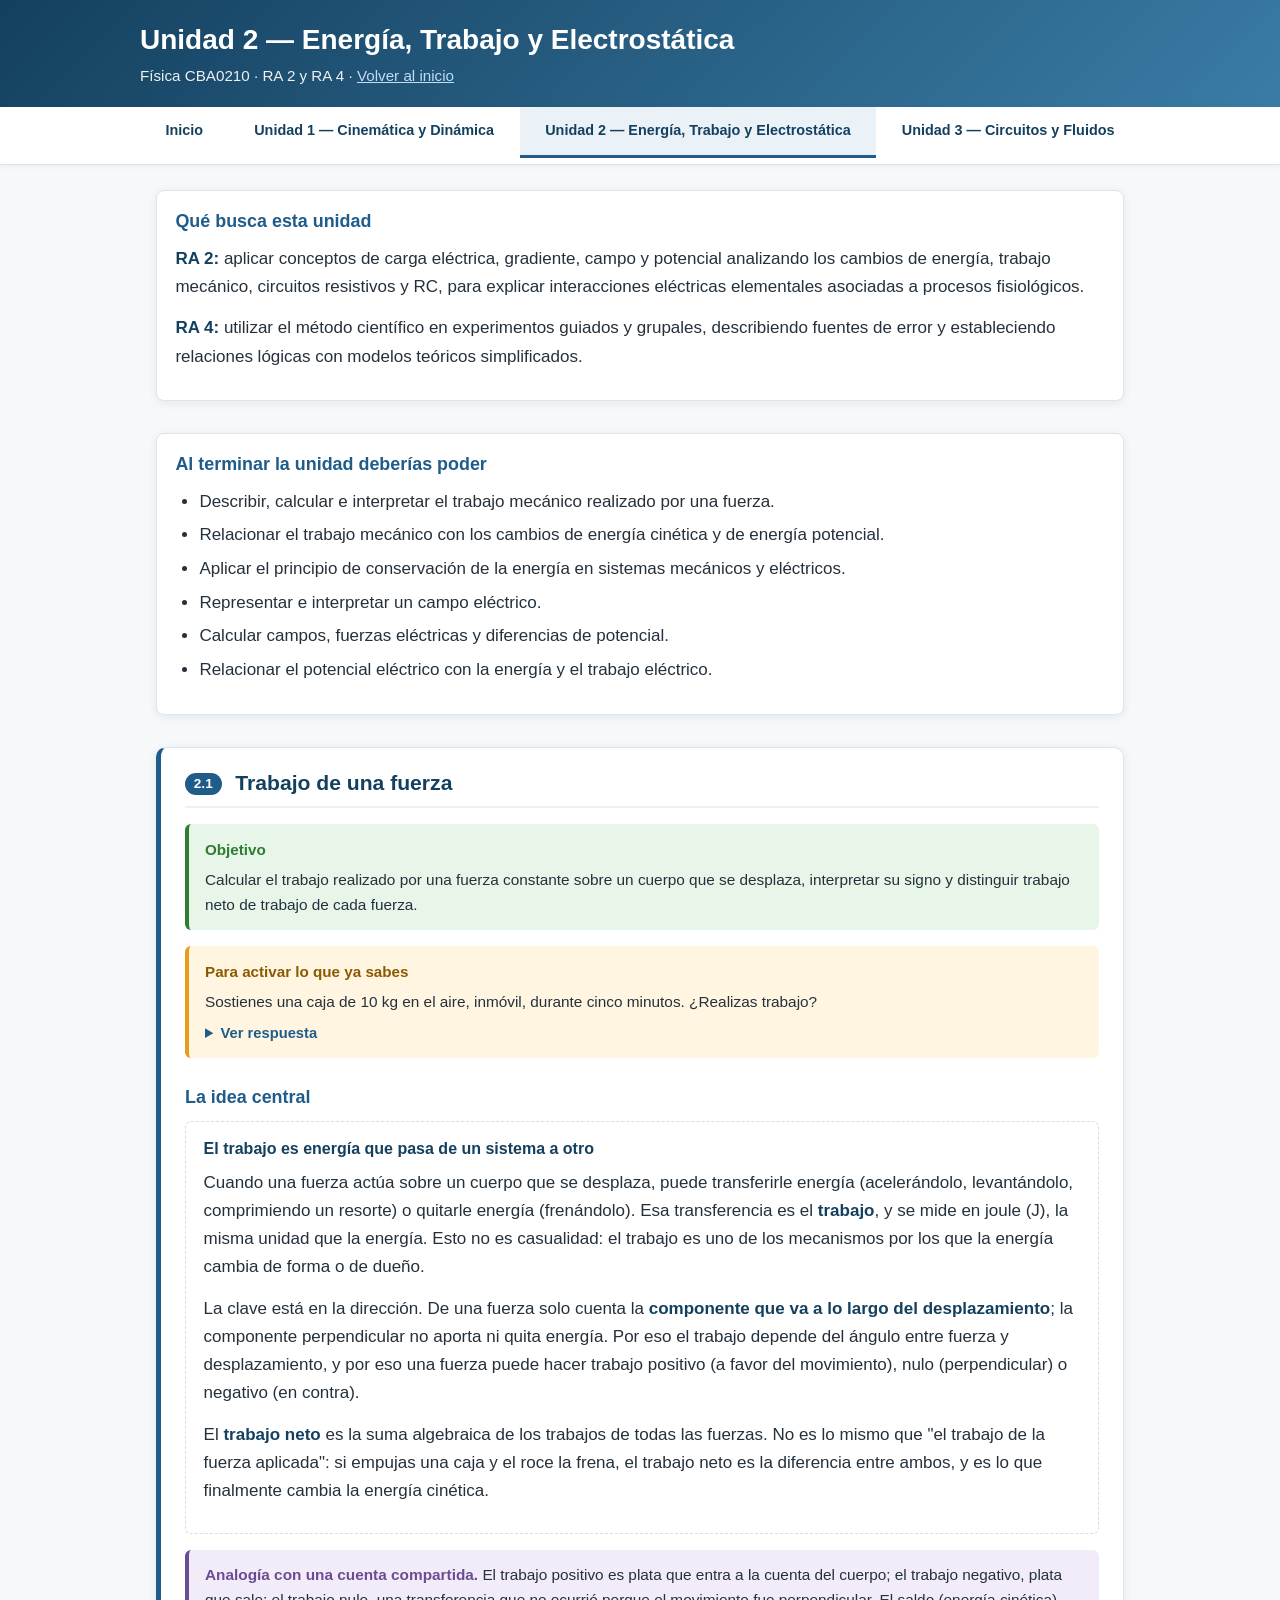
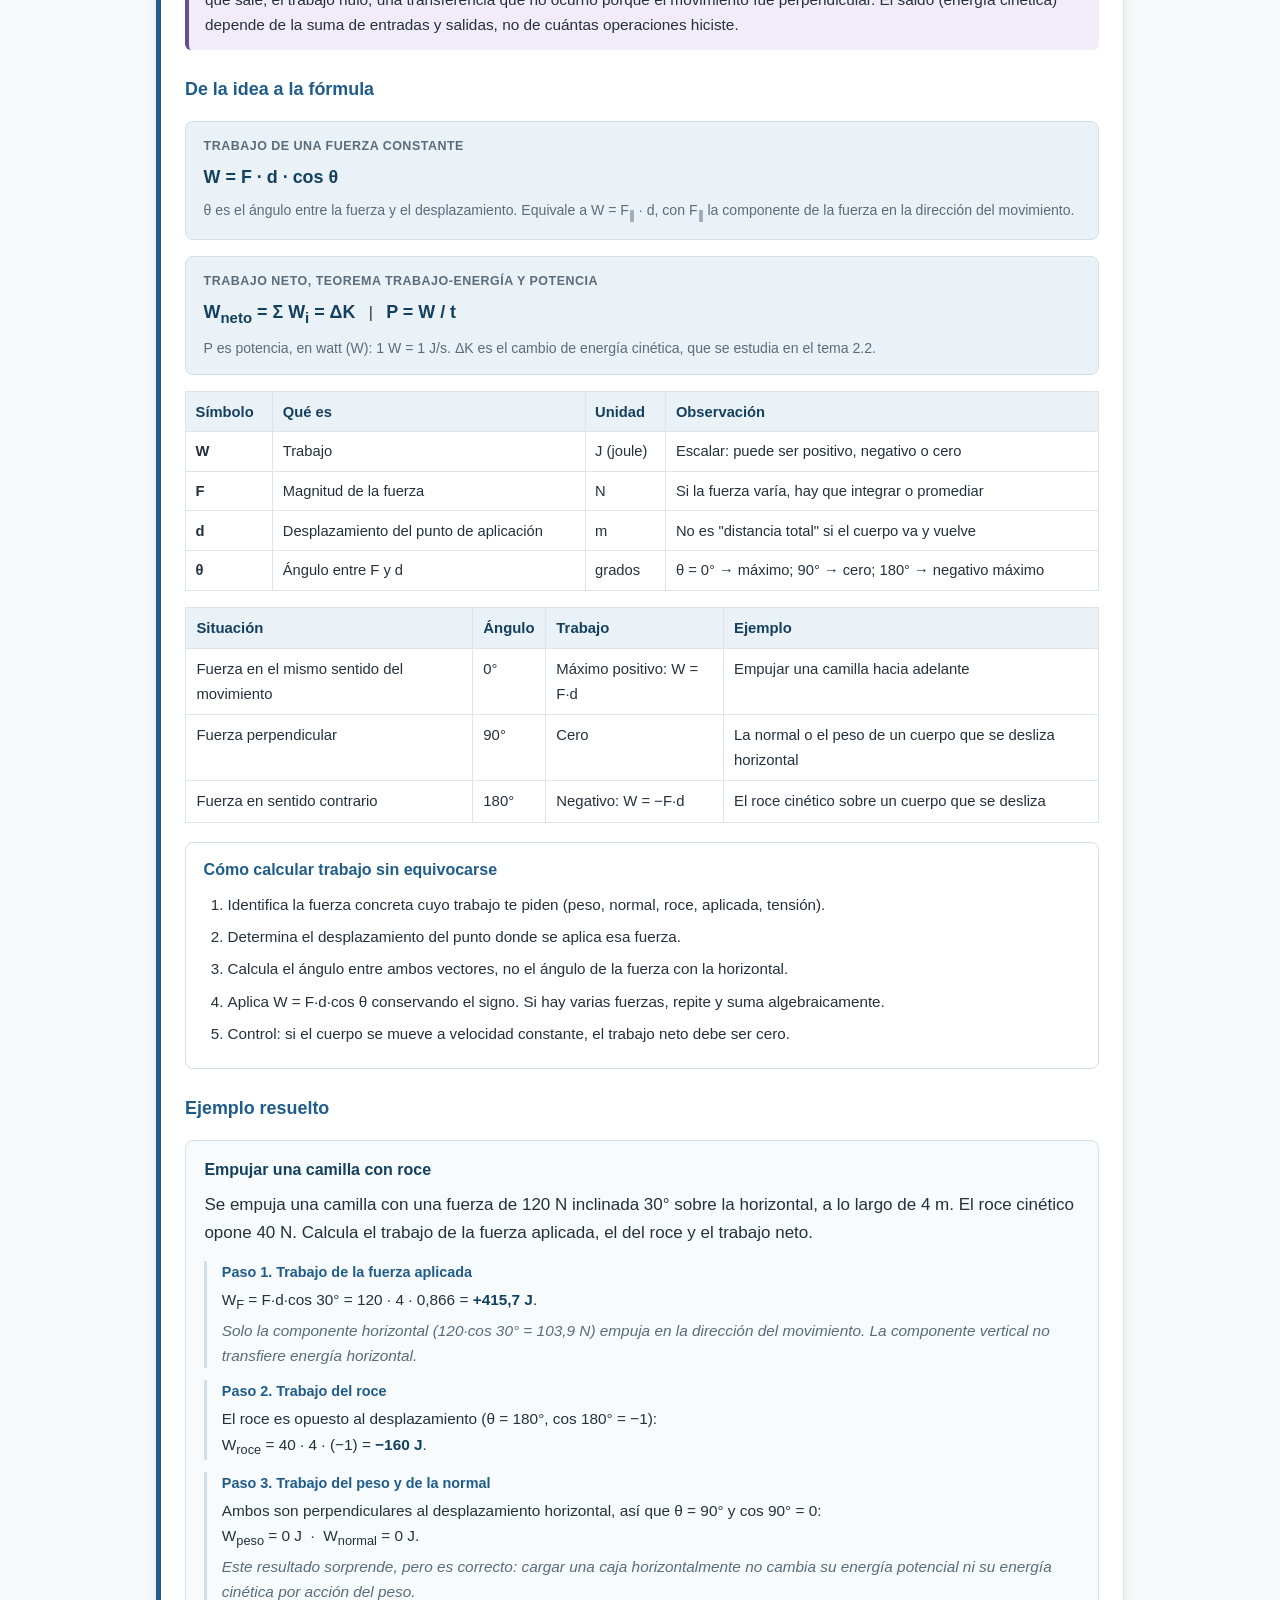
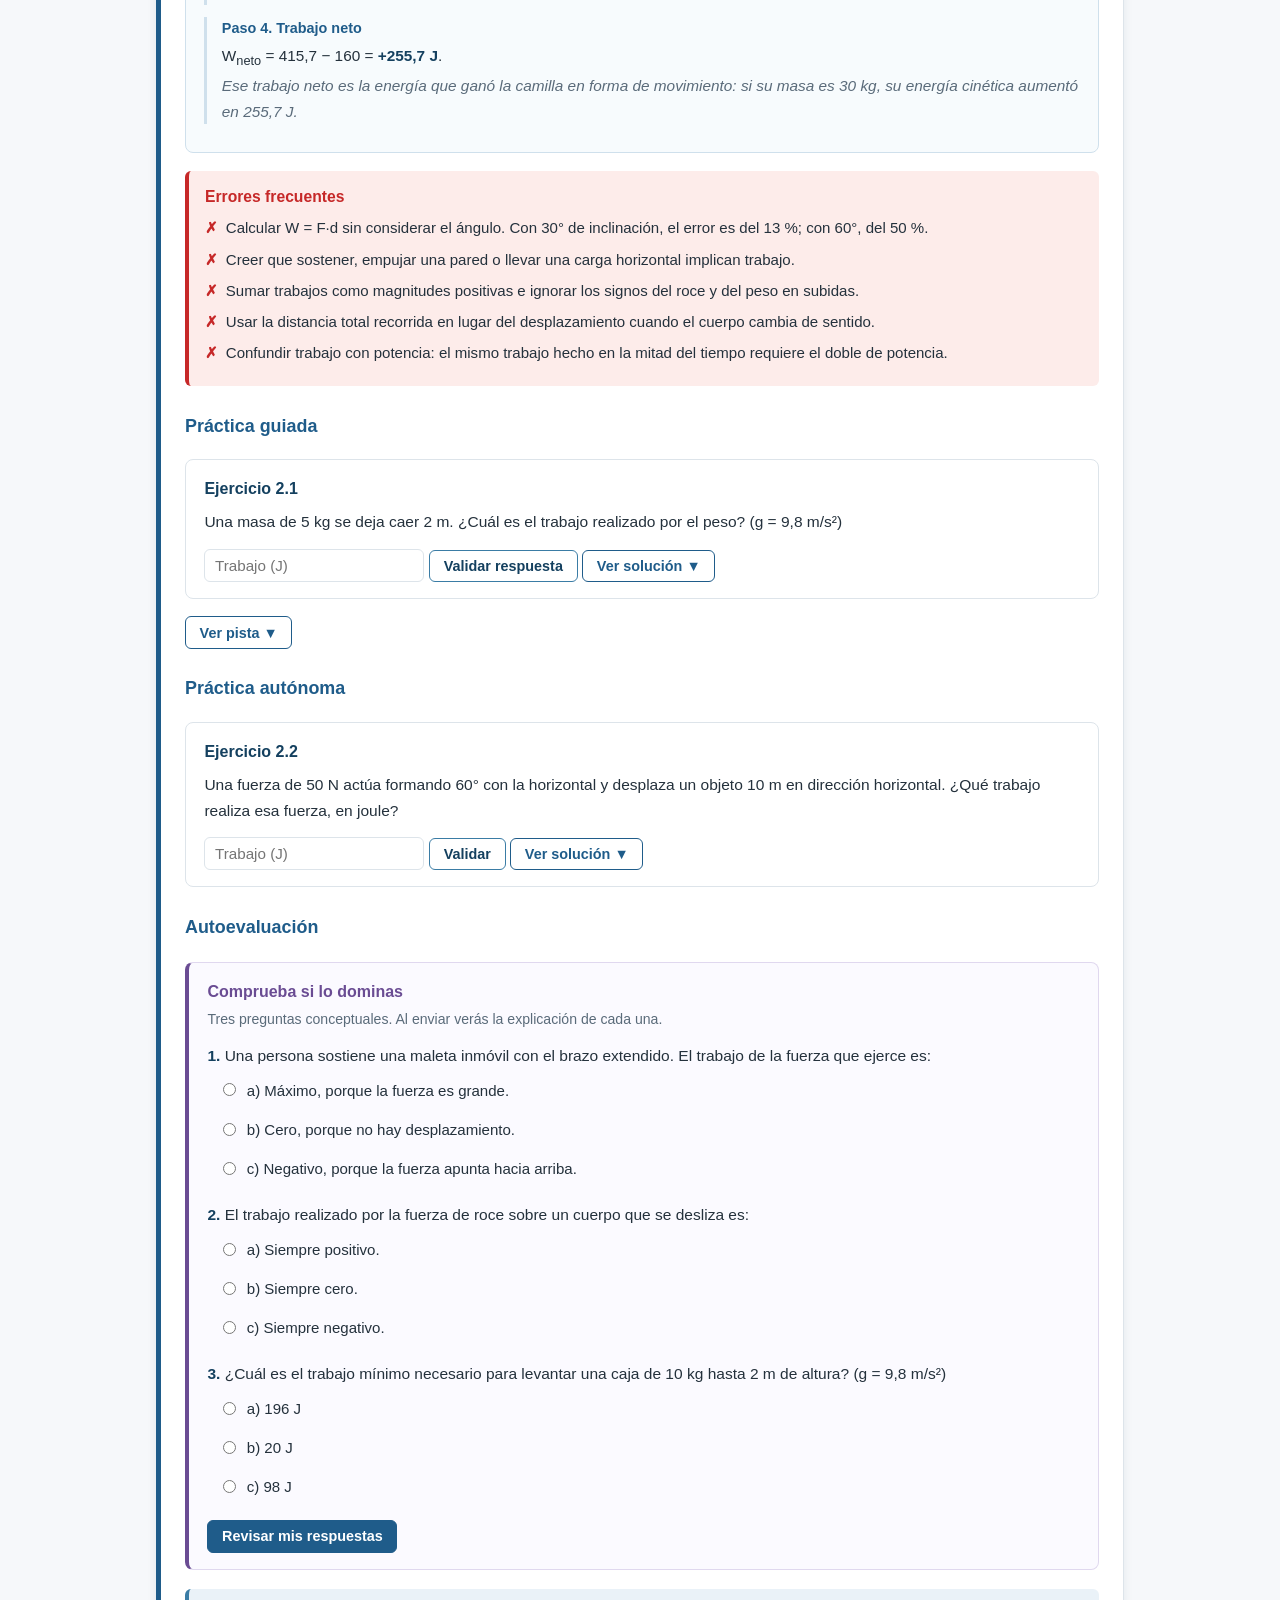
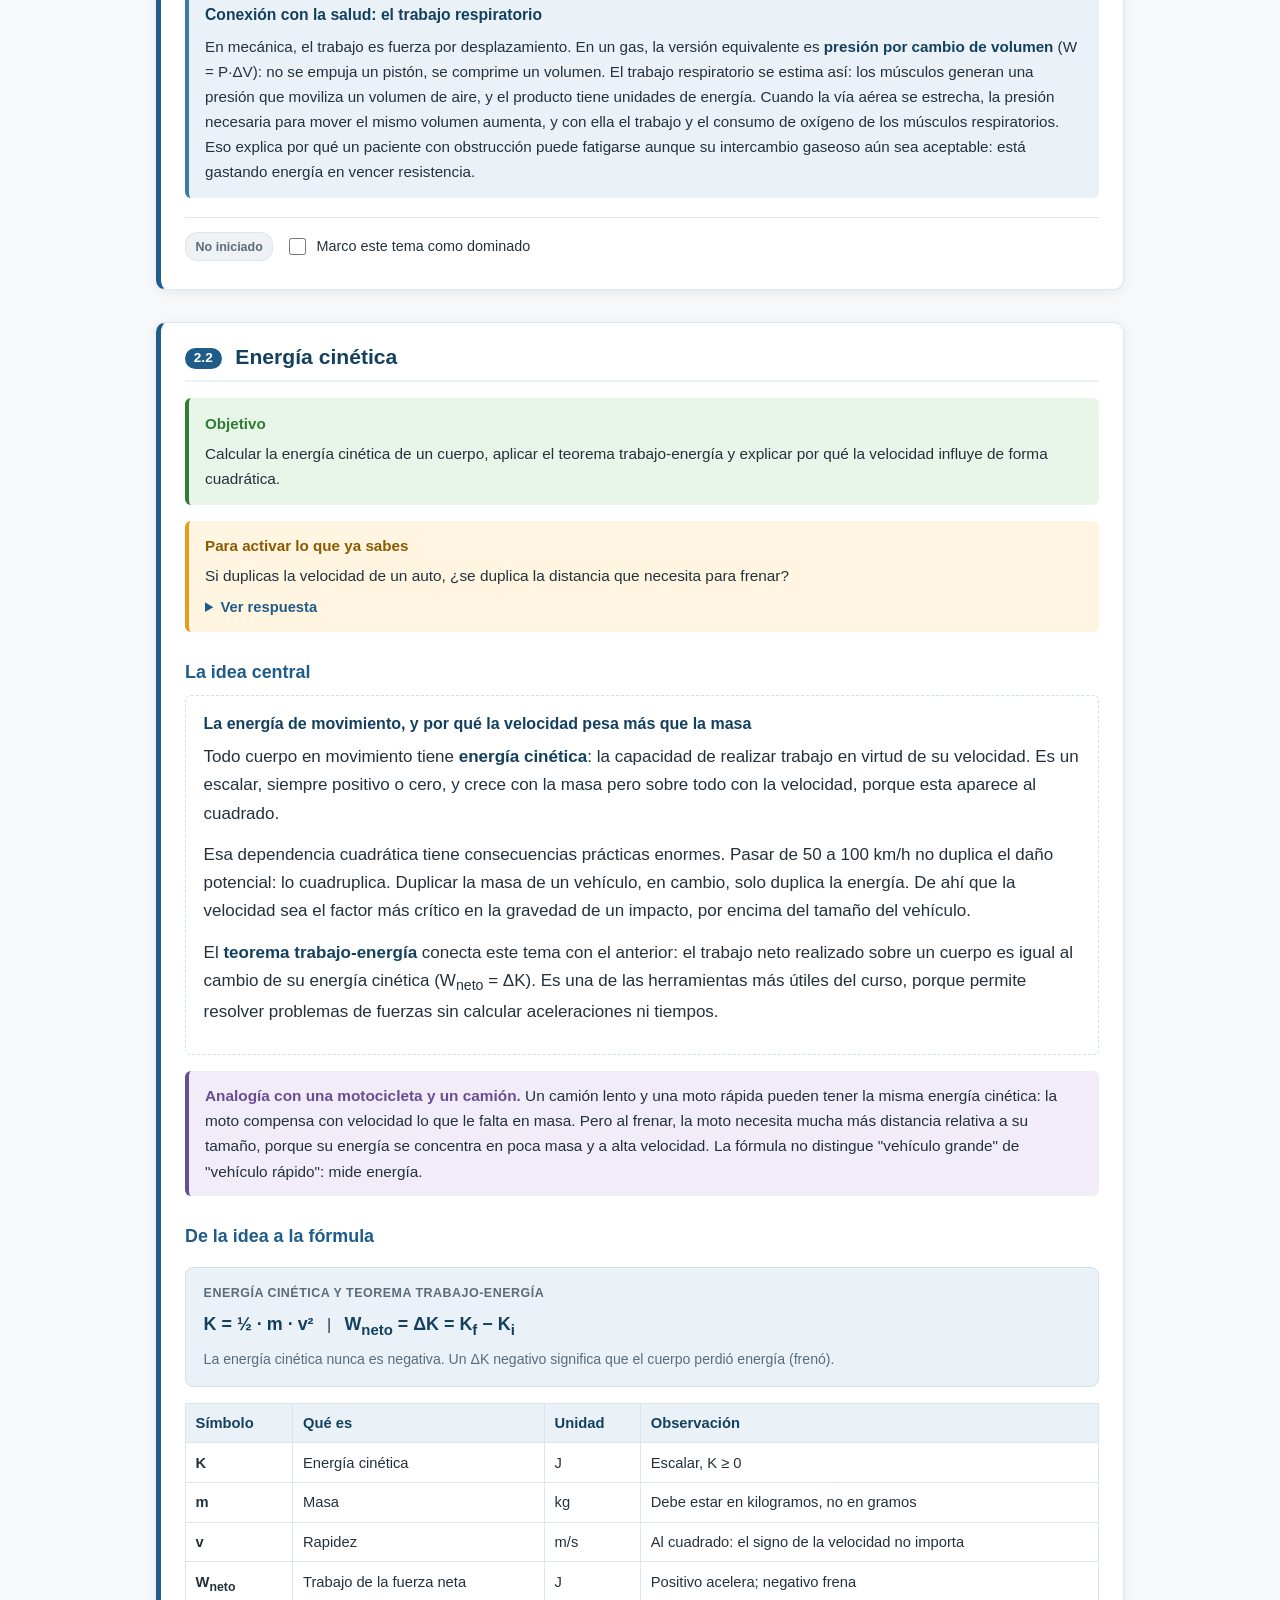
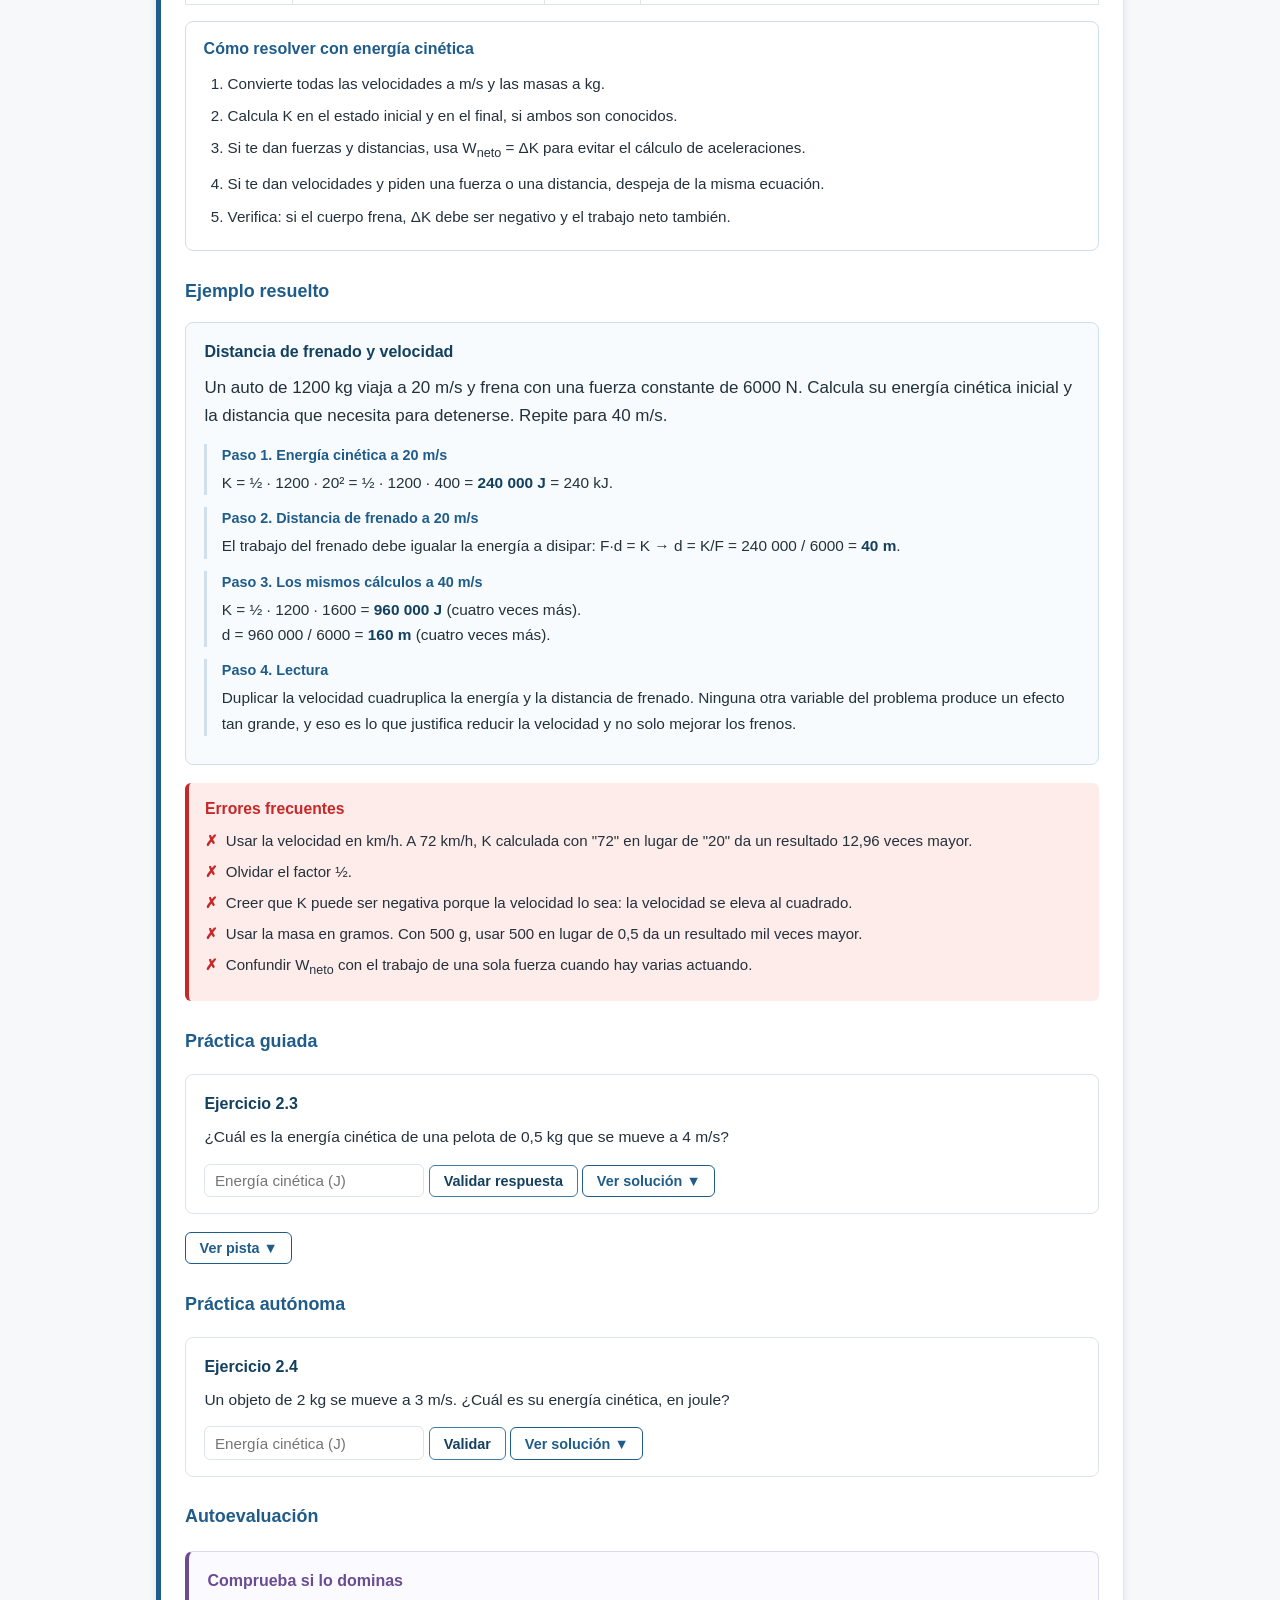
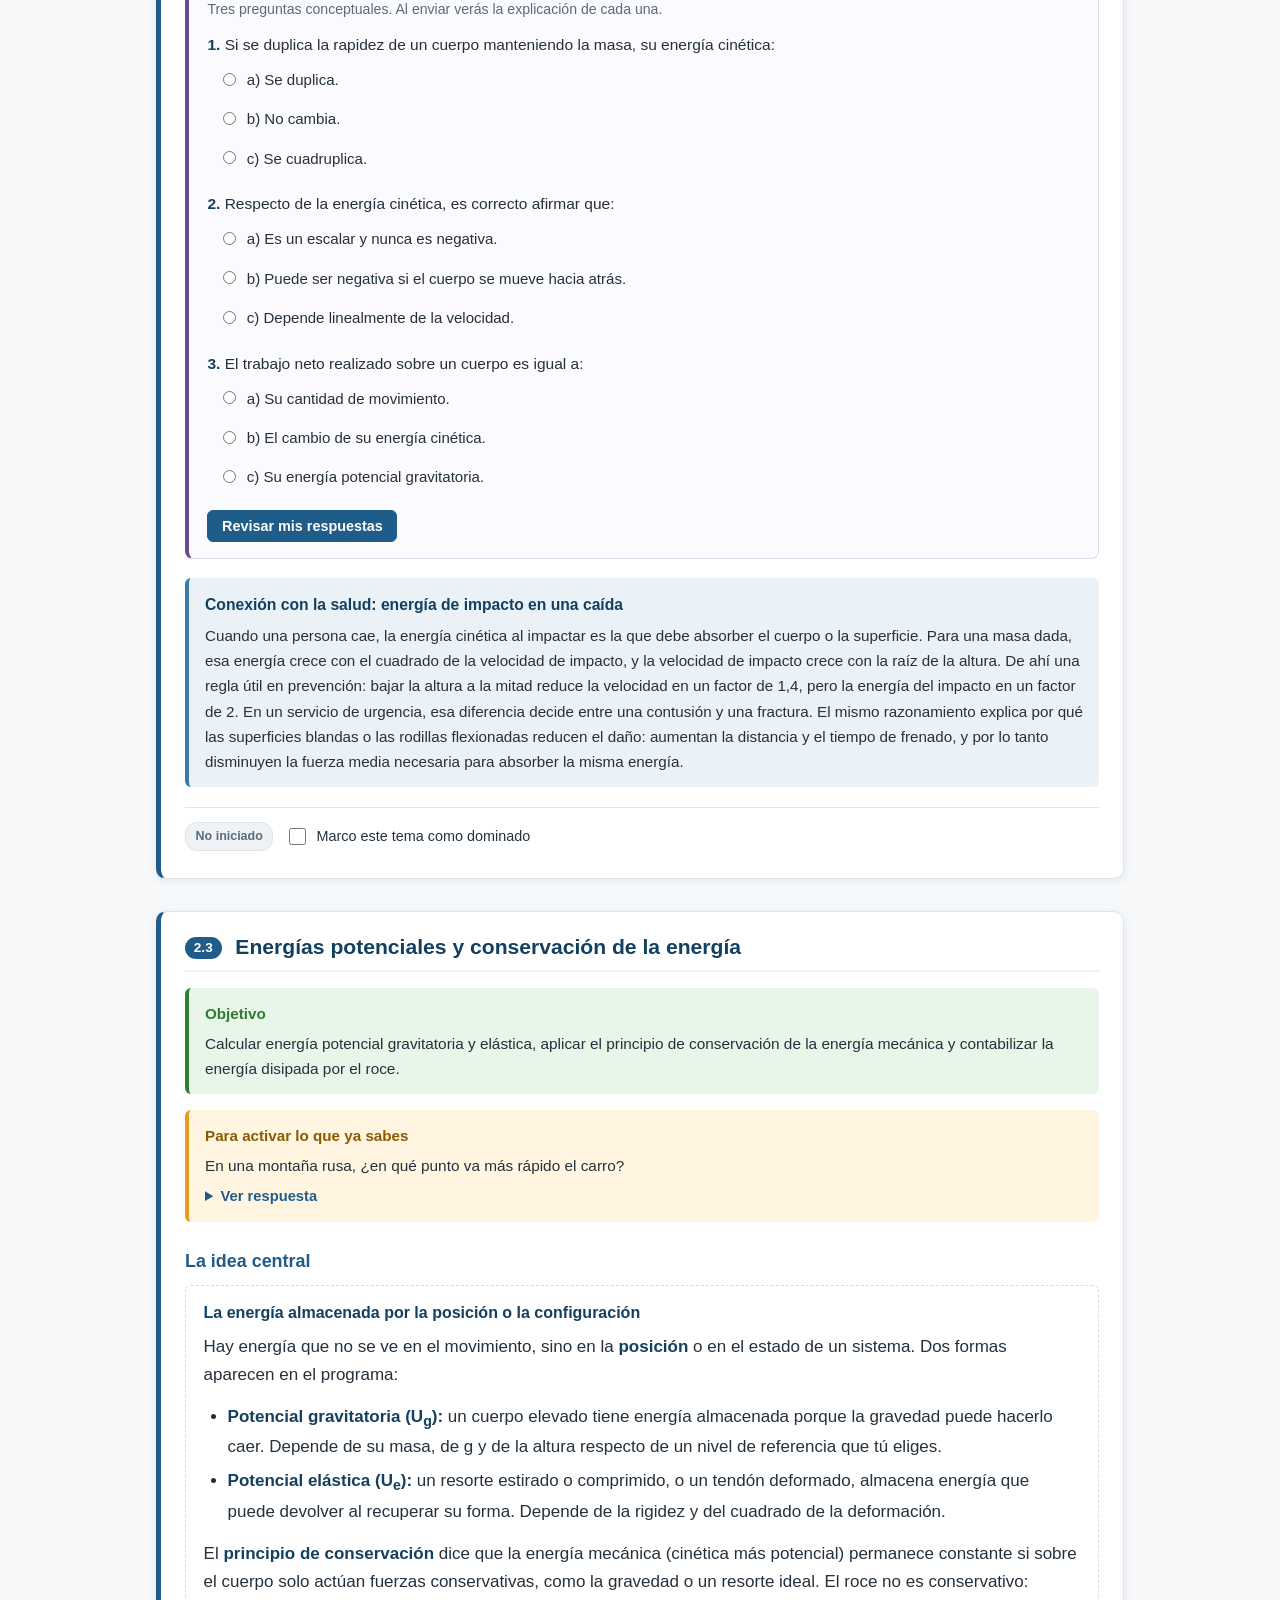
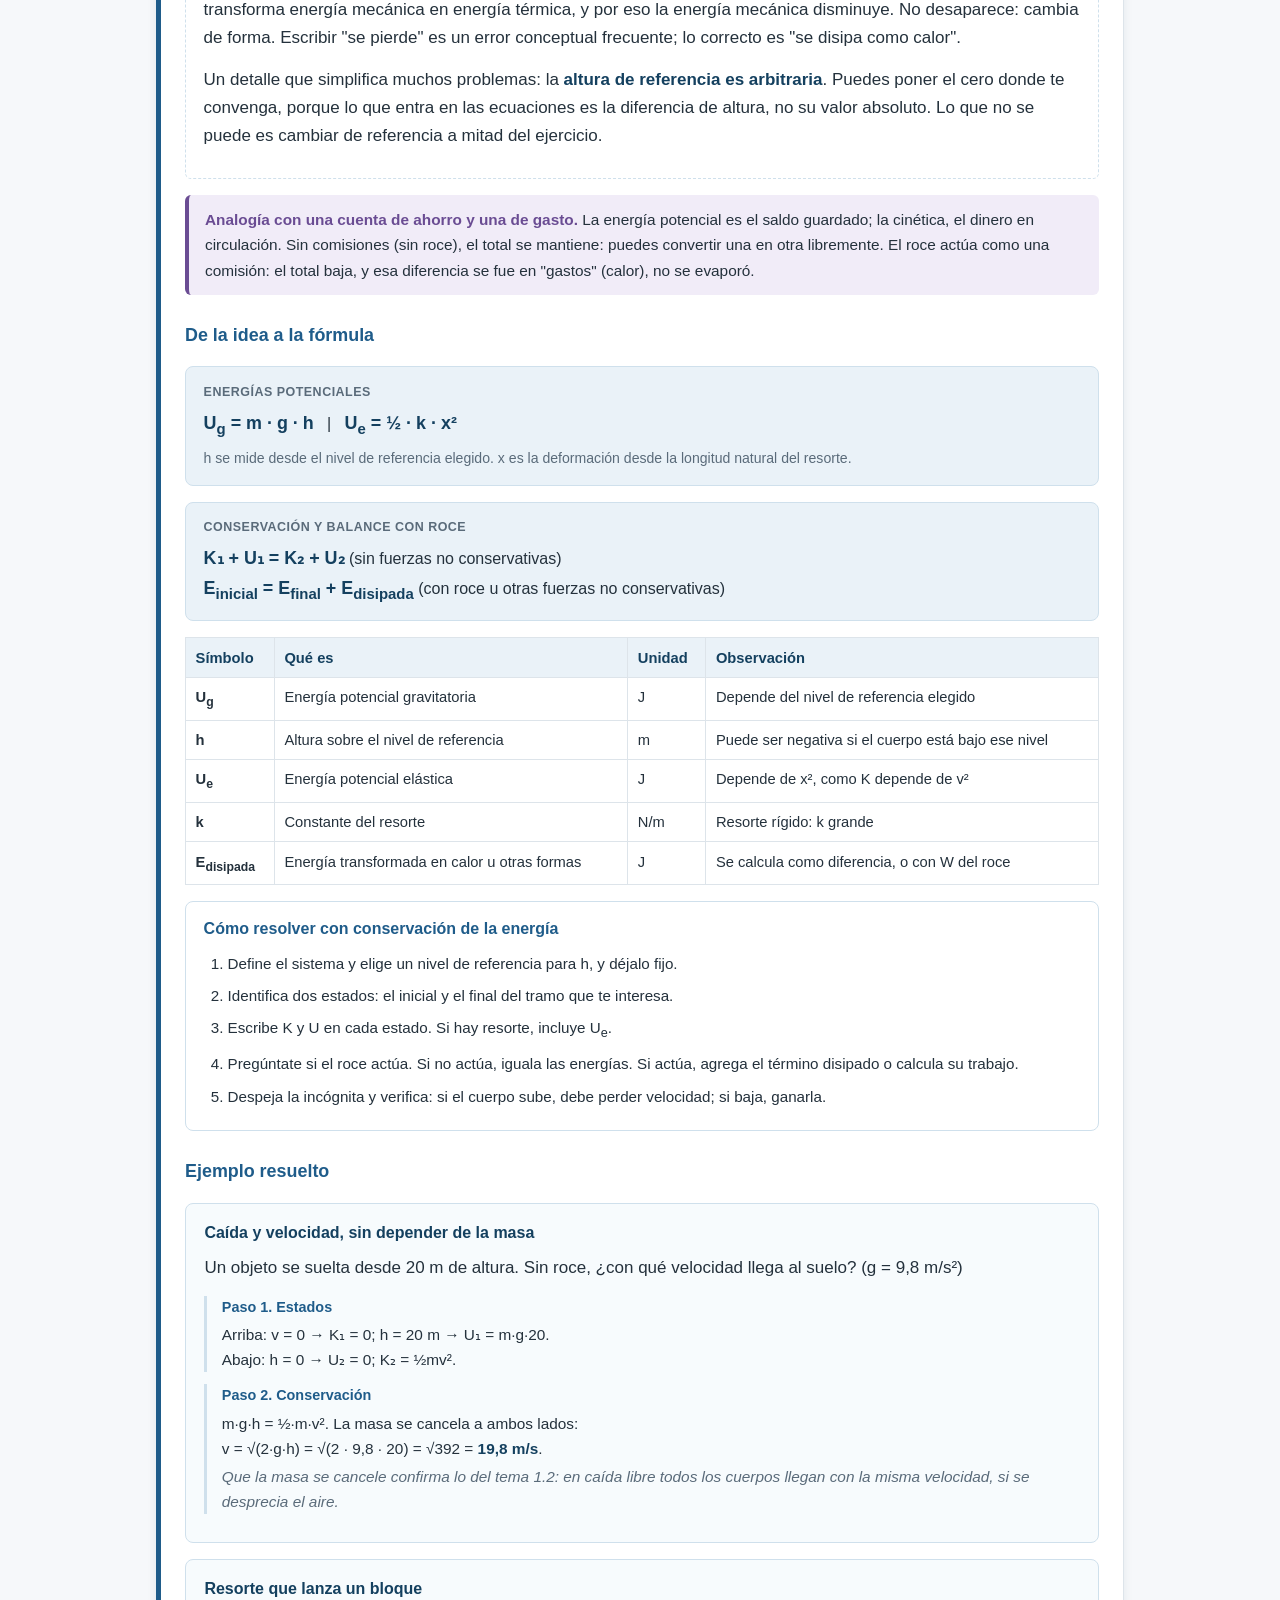
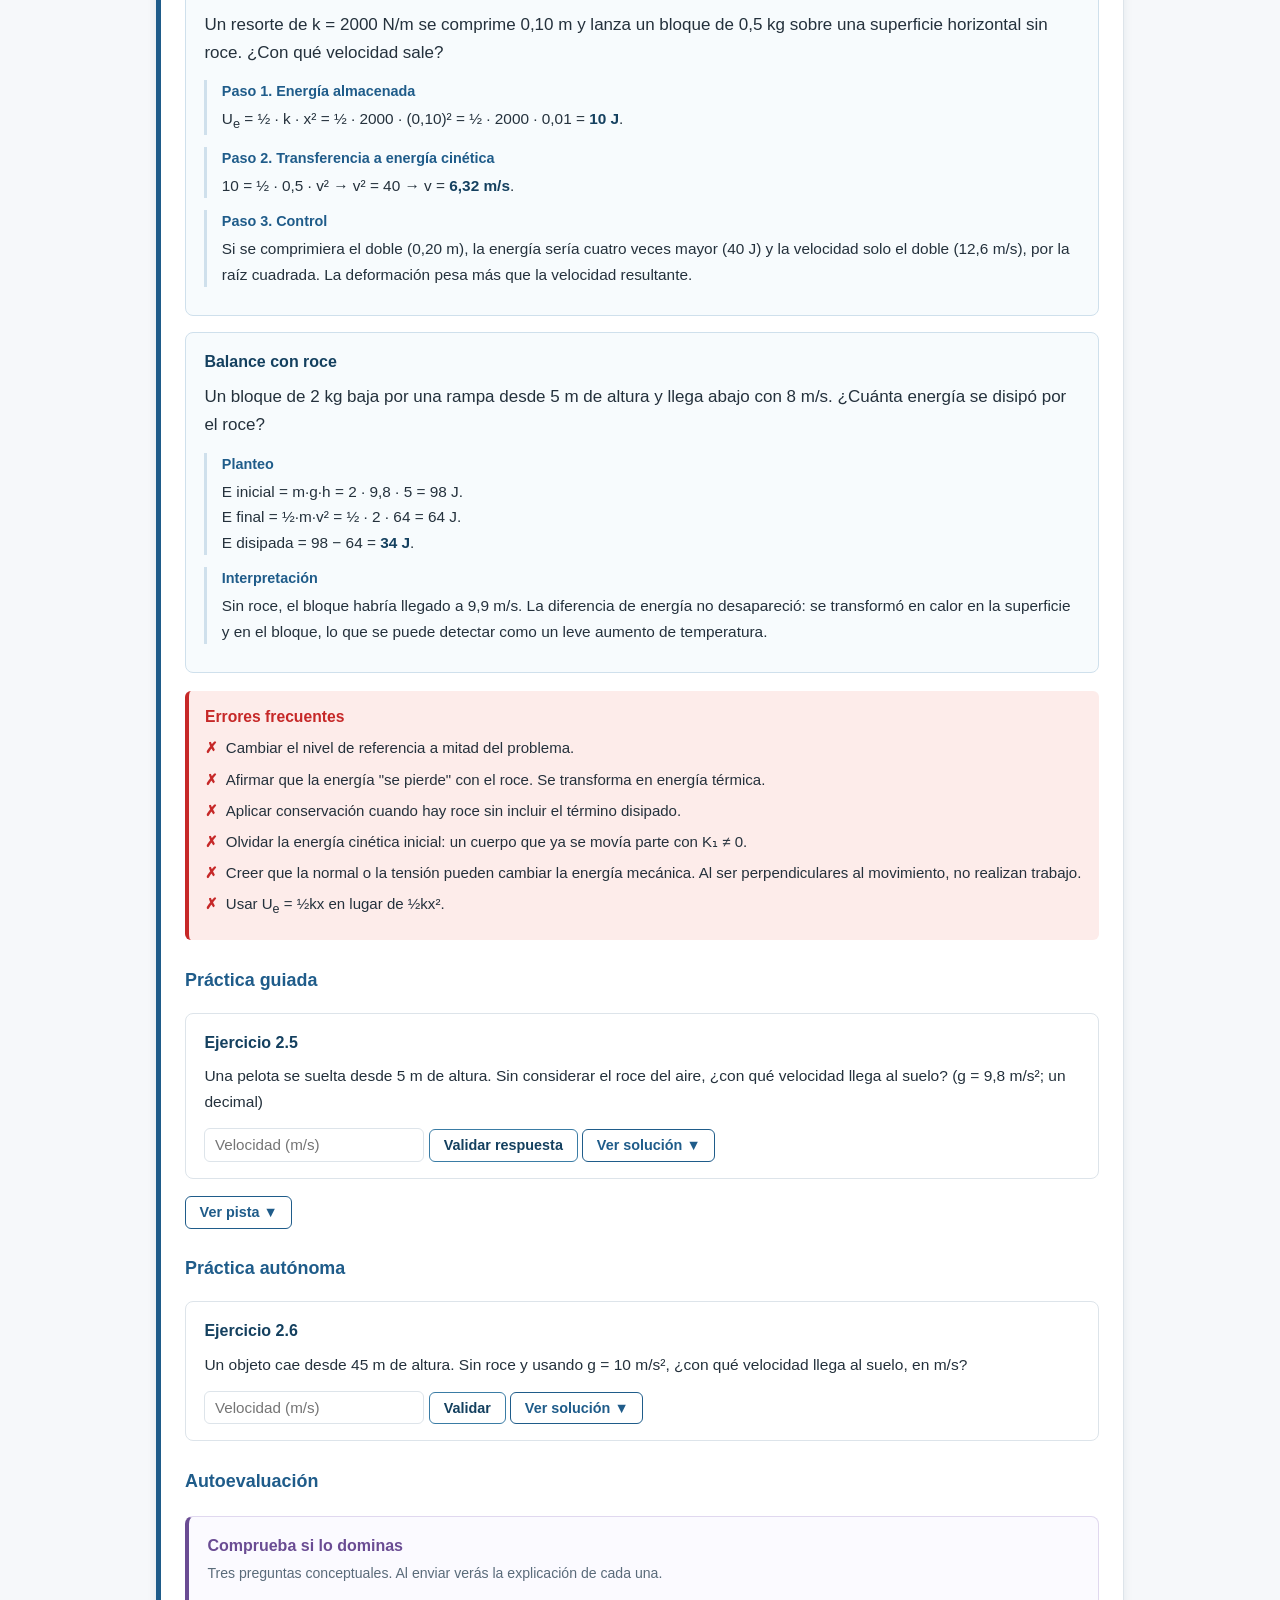
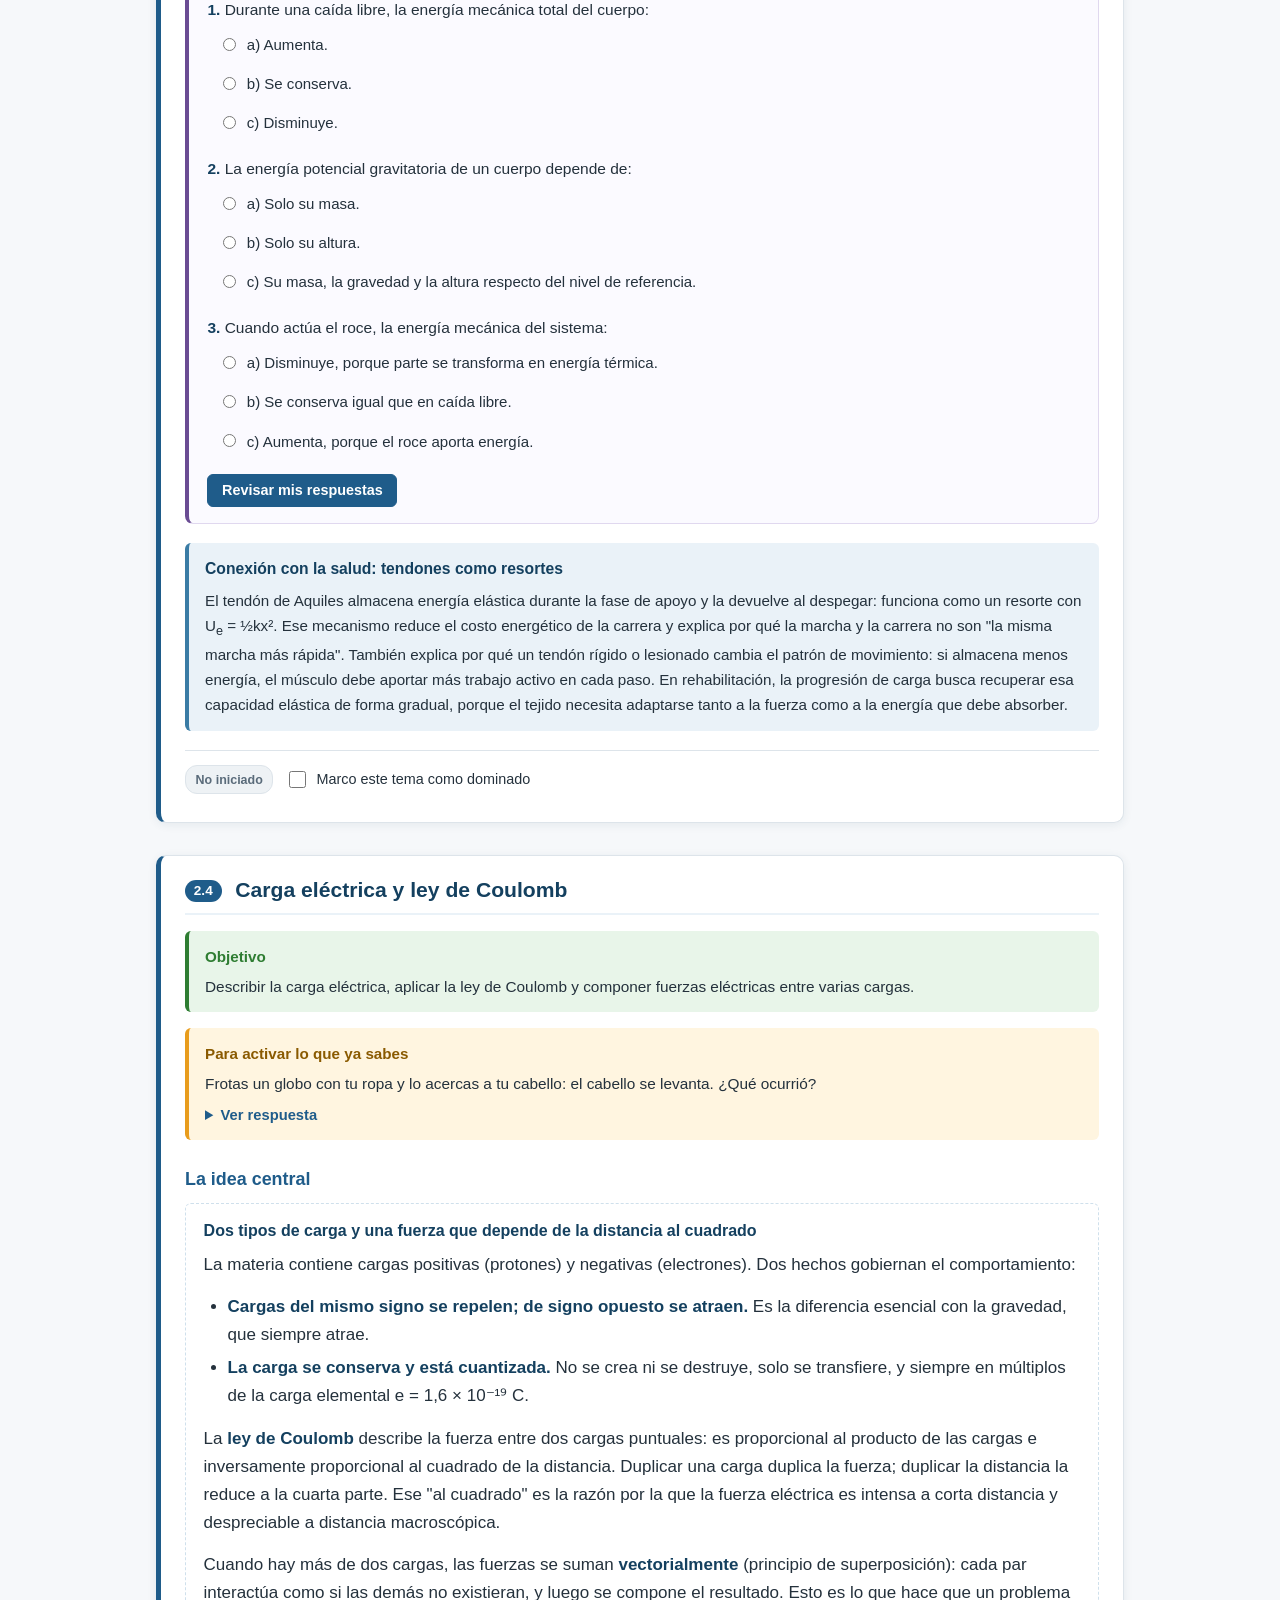
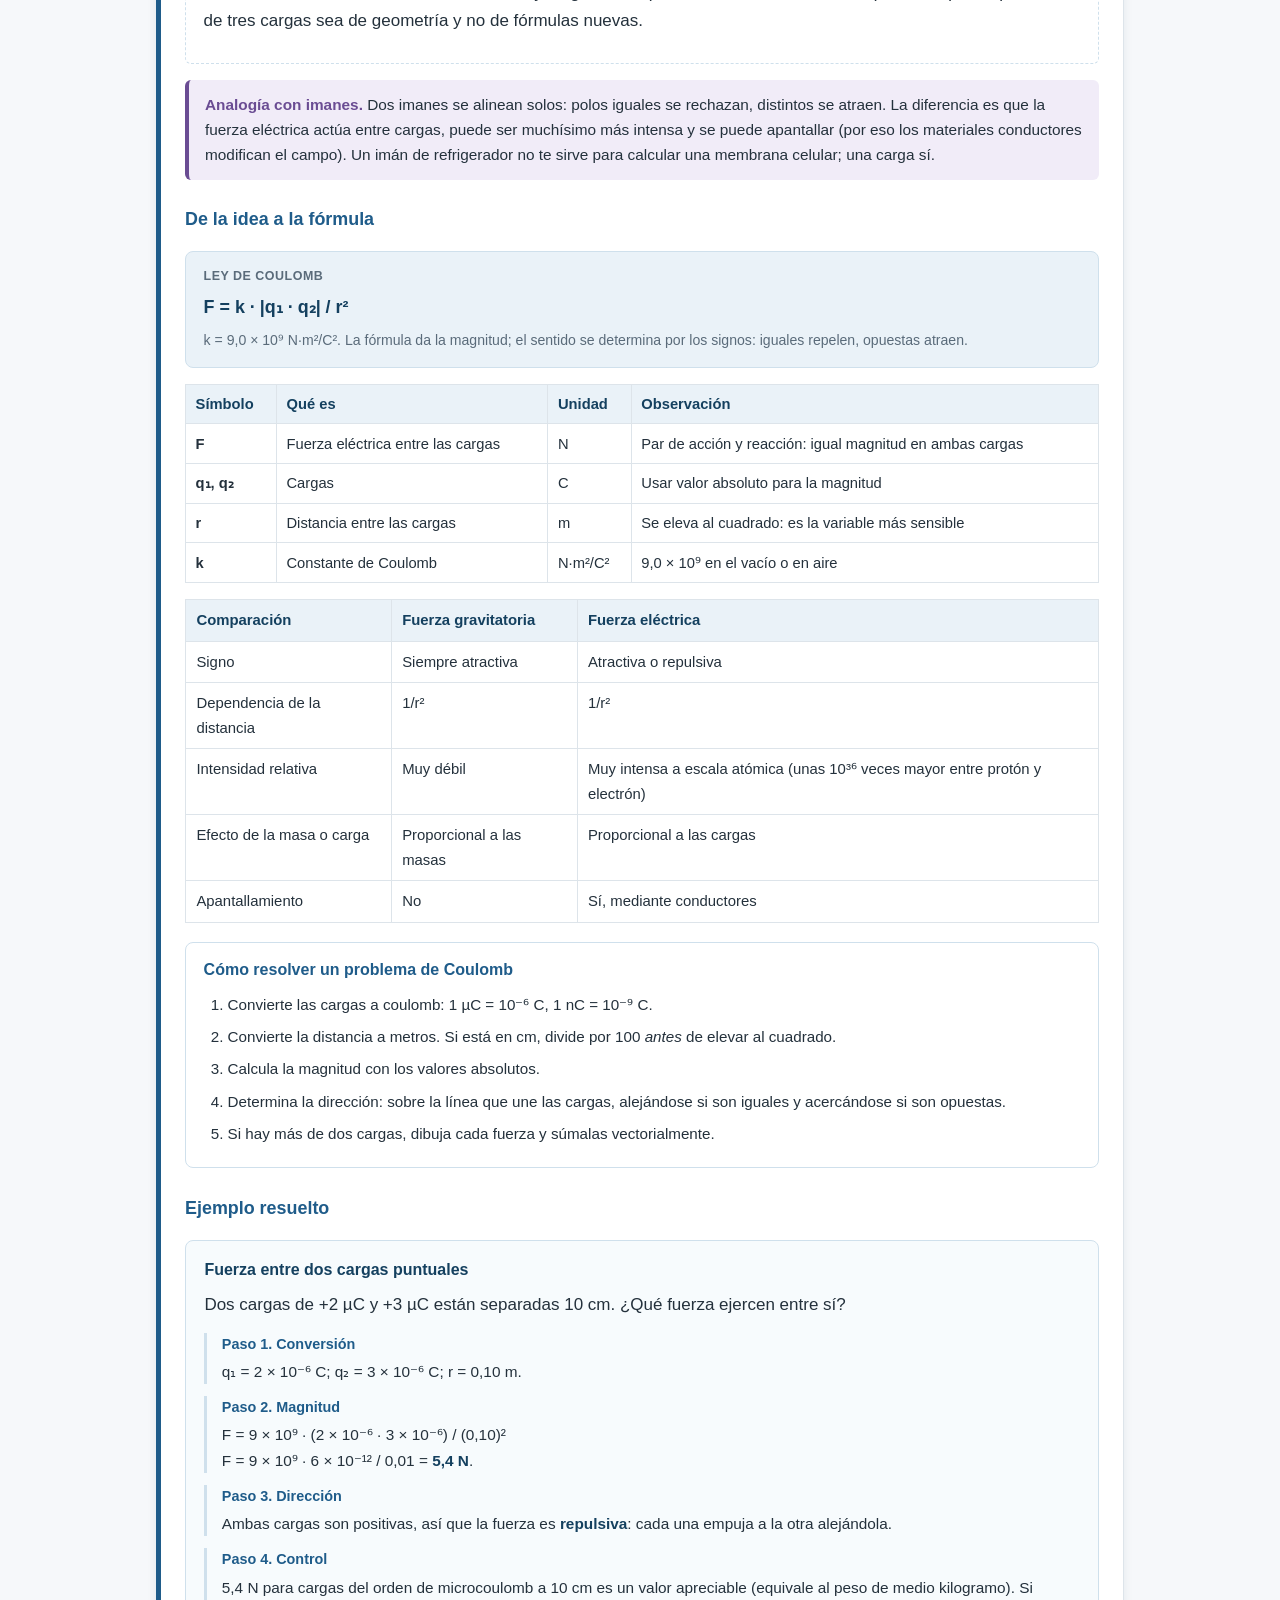
<file: unidad2.html>
<!DOCTYPE html>
<html lang="es">
<head>
<meta charset="UTF-8">
<meta name="viewport" content="width=device-width, initial-scale=1.0">
<title>Unidad 2 — Energía, Trabajo y Electrostática · Física CBA0210</title>
<link rel="stylesheet" href="styles.css">
</head>
<body>

<header>
  <div class="header-container">
    <h1>Unidad 2 — Energía, Trabajo y Electrostática</h1>
    <p class="sub">Física CBA0210 &middot; RA 2 y RA 4 &middot; <a href="index.html">Volver al inicio</a></p>
  </div>
</header>

<nav>
  <ul class="nav-list">
    <li><a href="index.html">Inicio</a></li>
    <li><a href="unidad1.html">Unidad 1 — Cinemática y Dinámica</a></li>
    <li><a href="unidad2.html" class="activa">Unidad 2 — Energía, Trabajo y Electrostática</a></li>
    <li><a href="unidad3.html">Unidad 3 — Circuitos y Fluidos</a></li>
  </ul>
</nav>

<main>

  <section class="seccion ra">
    <h3>Qué busca esta unidad</h3>
    <p><strong>RA 2:</strong> aplicar conceptos de carga eléctrica, gradiente, campo y potencial analizando los cambios de energía, trabajo mecánico, circuitos resistivos y RC, para explicar interacciones eléctricas elementales asociadas a procesos fisiológicos.</p>
    <p><strong>RA 4:</strong> utilizar el método científico en experimentos guiados y grupales, describiendo fuentes de error y estableciendo relaciones lógicas con modelos teóricos simplificados.</p>
  </section>

  <section class="seccion indicadores">
    <h3>Al terminar la unidad deberías poder</h3>
    <ul>
      <li>Describir, calcular e interpretar el trabajo mecánico realizado por una fuerza.</li>
      <li>Relacionar el trabajo mecánico con los cambios de energía cinética y de energía potencial.</li>
      <li>Aplicar el principio de conservación de la energía en sistemas mecánicos y eléctricos.</li>
      <li>Representar e interpretar un campo eléctrico.</li>
      <li>Calcular campos, fuerzas eléctricas y diferencias de potencial.</li>
      <li>Relacionar el potencial eléctrico con la energía y el trabajo eléctrico.</li>
    </ul>
  </section>

  <!-- ============================ TEMA 2.1 ============================ -->
  <section class="tema" id="u2-t1">
    <h2><span class="num-tema">2.1</span> Trabajo de una fuerza</h2>

    <div class="objetivo">
      <h4>Objetivo</h4>
      <p>Calcular el trabajo realizado por una fuerza constante sobre un cuerpo que se desplaza, interpretar su signo y distinguir trabajo neto de trabajo de cada fuerza.</p>
    </div>

    <div class="activacion">
      <h4>Para activar lo que ya sabes</h4>
      <p>Sostienes una caja de 10 kg en el aire, inmóvil, durante cinco minutos. ¿Realizas trabajo?</p>
      <details>
        <summary>Ver respuesta</summary>
        <p>No. Haces fuerza, pero el punto de aplicación de esa fuerza no se desplaza: la caja no se mueve. En física, el trabajo mide <strong>transferencia de energía</strong> mediante una fuerza a lo largo de un desplazamiento. Sin desplazamiento no hay transferencia, por más que duelan los brazos. Sí hay trabajo, en cambio, mientras levantas la caja desde el suelo.</p>
      </details>
    </div>

    <h3>La idea central</h3>

    <div class="idea">
      <h4>El trabajo es energía que pasa de un sistema a otro</h4>
      <p>Cuando una fuerza actúa sobre un cuerpo que se desplaza, puede transferirle energía (acelerándolo, levantándolo, comprimiendo un resorte) o quitarle energía (frenándolo). Esa transferencia es el <strong>trabajo</strong>, y se mide en joule (J), la misma unidad que la energía. Esto no es casualidad: el trabajo es uno de los mecanismos por los que la energía cambia de forma o de dueño.</p>
      <p>La clave está en la dirección. De una fuerza solo cuenta la <strong>componente que va a lo largo del desplazamiento</strong>; la componente perpendicular no aporta ni quita energía. Por eso el trabajo depende del ángulo entre fuerza y desplazamiento, y por eso una fuerza puede hacer trabajo positivo (a favor del movimiento), nulo (perpendicular) o negativo (en contra).</p>
      <p>El <strong>trabajo neto</strong> es la suma algebraica de los trabajos de todas las fuerzas. No es lo mismo que "el trabajo de la fuerza aplicada": si empujas una caja y el roce la frena, el trabajo neto es la diferencia entre ambos, y es lo que finalmente cambia la energía cinética.</p>
    </div>

    <div class="analogia">
      <strong>Analogía con una cuenta compartida.</strong> El trabajo positivo es plata que entra a la cuenta del cuerpo; el trabajo negativo, plata que sale; el trabajo nulo, una transferencia que no ocurrió porque el movimiento fue perpendicular. El saldo (energía cinética) depende de la suma de entradas y salidas, no de cuántas operaciones hiciste.
    </div>

    <h3>De la idea a la fórmula</h3>

    <div class="formula">
      <span class="etiqueta">Trabajo de una fuerza constante</span>
      <strong>W = F · d · cos θ</strong>
      <span class="nota">θ es el ángulo entre la fuerza y el desplazamiento. Equivale a W = F<sub>‖</sub> · d, con F<sub>‖</sub> la componente de la fuerza en la dirección del movimiento.</span>
    </div>

    <div class="formula">
      <span class="etiqueta">Trabajo neto, teorema trabajo-energía y potencia</span>
      <strong>W<sub>neto</sub> = Σ W<sub>i</sub> = ΔK</strong> &nbsp;&nbsp;|&nbsp;&nbsp; <strong>P = W / t</strong>
      <span class="nota">P es potencia, en watt (W): 1 W = 1 J/s. ΔK es el cambio de energía cinética, que se estudia en el tema 2.2.</span>
    </div>

    <table class="lectura">
      <tr><th>Símbolo</th><th>Qué es</th><th>Unidad</th><th>Observación</th></tr>
      <tr><td>W</td><td>Trabajo</td><td>J (joule)</td><td>Escalar: puede ser positivo, negativo o cero</td></tr>
      <tr><td>F</td><td>Magnitud de la fuerza</td><td>N</td><td>Si la fuerza varía, hay que integrar o promediar</td></tr>
      <tr><td>d</td><td>Desplazamiento del punto de aplicación</td><td>m</td><td>No es "distancia total" si el cuerpo va y vuelve</td></tr>
      <tr><td>θ</td><td>Ángulo entre F y d</td><td>grados</td><td>θ = 0° → máximo; 90° → cero; 180° → negativo máximo</td></tr>
    </table>

    <table class="general">
      <tr><th>Situación</th><th>Ángulo</th><th>Trabajo</th><th>Ejemplo</th></tr>
      <tr><td>Fuerza en el mismo sentido del movimiento</td><td>0°</td><td>Máximo positivo: W = F·d</td><td>Empujar una camilla hacia adelante</td></tr>
      <tr><td>Fuerza perpendicular</td><td>90°</td><td>Cero</td><td>La normal o el peso de un cuerpo que se desliza horizontal</td></tr>
      <tr><td>Fuerza en sentido contrario</td><td>180°</td><td>Negativo: W = −F·d</td><td>El roce cinético sobre un cuerpo que se desliza</td></tr>
    </table>

    <div class="metodo">
      <h4>Cómo calcular trabajo sin equivocarse</h4>
      <ol>
        <li>Identifica la fuerza concreta cuyo trabajo te piden (peso, normal, roce, aplicada, tensión).</li>
        <li>Determina el desplazamiento del punto donde se aplica esa fuerza.</li>
        <li>Calcula el ángulo entre ambos vectores, no el ángulo de la fuerza con la horizontal.</li>
        <li>Aplica W = F·d·cos θ conservando el signo. Si hay varias fuerzas, repite y suma algebraicamente.</li>
        <li>Control: si el cuerpo se mueve a velocidad constante, el trabajo neto debe ser cero.</li>
      </ol>
    </div>

    <h3>Ejemplo resuelto</h3>

    <div class="ejemplo">
      <h4>Empujar una camilla con roce</h4>
      <p>Se empuja una camilla con una fuerza de 120 N inclinada 30° sobre la horizontal, a lo largo de 4 m. El roce cinético opone 40 N. Calcula el trabajo de la fuerza aplicada, el del roce y el trabajo neto.</p>

      <div class="paso">
        <span class="titulo-paso">Paso 1. Trabajo de la fuerza aplicada</span>
        <p>W<sub>F</sub> = F·d·cos 30° = 120 · 4 · 0,866 = <strong>+415,7 J</strong>.</p>
        <p class="porque">Solo la componente horizontal (120·cos 30° = 103,9 N) empuja en la dirección del movimiento. La componente vertical no transfiere energía horizontal.</p>
      </div>

      <div class="paso">
        <span class="titulo-paso">Paso 2. Trabajo del roce</span>
        <p>El roce es opuesto al desplazamiento (θ = 180°, cos 180° = −1):<br>
        W<sub>roce</sub> = 40 · 4 · (−1) = <strong>−160 J</strong>.</p>
      </div>

      <div class="paso">
        <span class="titulo-paso">Paso 3. Trabajo del peso y de la normal</span>
        <p>Ambos son perpendiculares al desplazamiento horizontal, así que θ = 90° y cos 90° = 0:<br>
        W<sub>peso</sub> = 0 J &nbsp;&middot;&nbsp; W<sub>normal</sub> = 0 J.</p>
        <p class="porque">Este resultado sorprende, pero es correcto: cargar una caja horizontalmente no cambia su energía potencial ni su energía cinética por acción del peso.</p>
      </div>

      <div class="paso">
        <span class="titulo-paso">Paso 4. Trabajo neto</span>
        <p>W<sub>neto</sub> = 415,7 − 160 = <strong>+255,7 J</strong>.</p>
        <p class="porque">Ese trabajo neto es la energía que ganó la camilla en forma de movimiento: si su masa es 30 kg, su energía cinética aumentó en 255,7 J.</p>
      </div>
    </div>

    <div class="errores">
      <h4>Errores frecuentes</h4>
      <ul>
        <li>Calcular W = F·d sin considerar el ángulo. Con 30° de inclinación, el error es del 13 %; con 60°, del 50 %.</li>
        <li>Creer que sostener, empujar una pared o llevar una carga horizontal implican trabajo.</li>
        <li>Sumar trabajos como magnitudes positivas e ignorar los signos del roce y del peso en subidas.</li>
        <li>Usar la distancia total recorrida en lugar del desplazamiento cuando el cuerpo cambia de sentido.</li>
        <li>Confundir trabajo con potencia: el mismo trabajo hecho en la mitad del tiempo requiere el doble de potencia.</li>
      </ul>
    </div>

    <h3>Práctica guiada</h3>

    <div class="practica">
      <h4>Ejercicio 2.1</h4>
      <p class="enunciado">Una masa de 5 kg se deja caer 2 m. ¿Cuál es el trabajo realizado por el peso? (g = 9,8 m/s²)</p>
      <input type="number" step="any" id="e2-1-resp" placeholder="Trabajo (J)" data-enter-valida="e2-1">
      <button class="btn-validar" data-target="e2-1" type="button">Validar respuesta</button>
      <span class="msg-validacion" id="e2-1-msg"></span>
      <button class="btn-solucion" data-target="e2-1-sol" type="button">Ver solución ▼</button>
      <div class="solucion" id="e2-1-sol" data-valor="98">
        <h5>Solución</h5>
        <ol>
          <li>El peso vale P = m·g = 49 N y apunta hacia abajo.</li>
          <li>El desplazamiento también es hacia abajo: θ = 0°, cos 0° = 1.</li>
          <li>W = 49 · 2 = <strong>98 J</strong>.</li>
          <li>Ese trabajo es exactamente la energía potencial que el cuerpo pierde al bajar 2 m: m·g·h = 5 · 9,8 · 2 = 98 J.</li>
        </ol>
      </div>
    </div>

    <button class="btn-pista" data-target="pista-u2-t1" type="button">Ver pista ▼</button>
    <div class="pista" id="pista-u2-t1">
      <h5>Pista</h5>
      <ol>
        <li>Calcula primero el peso con P = m·g.</li>
        <li>Fíjate en que el peso y el desplazamiento van en el mismo sentido: el ángulo es 0°.</li>
        <li>Compara el resultado con m·g·h; deben coincidir.</li>
      </ol>
    </div>

    <h3>Práctica autónoma</h3>

    <div class="practica">
      <h4>Ejercicio 2.2</h4>
      <p class="enunciado">Una fuerza de 50 N actúa formando 60° con la horizontal y desplaza un objeto 10 m en dirección horizontal. ¿Qué trabajo realiza esa fuerza, en joule?</p>
      <input type="number" step="any" id="p-u2-t1-resp" placeholder="Trabajo (J)" data-enter-valida="p-u2-t1">
      <button class="btn-validar" data-target="p-u2-t1" type="button">Validar</button>
      <span class="msg-validacion" id="p-u2-t1-msg"></span>
      <button class="btn-solucion" data-target="p-u2-t1-sol" type="button">Ver solución ▼</button>
      <div class="solucion" id="p-u2-t1-sol" data-valor="250">
        <h5>Solución</h5>
        <ol>
          <li>W = F·d·cos 60° = 50 · 10 · 0,5.</li>
          <li>W = <strong>250 J</strong>.</li>
          <li>La mitad de la fuerza se "pierde" en la dirección vertical: por eso el trabajo es la mitad de lo que sería con la fuerza horizontal.</li>
        </ol>
      </div>
    </div>

    <h3>Autoevaluación</h3>

    <form class="autoevaluacion-form" data-tema="u2-t1" data-correctas="3"
          data-resp1="b" data-exp1="Sin desplazamiento del punto de aplicación no hay transferencia de energía: el trabajo es cero."
          data-resp2="c" data-exp2="El roce se opone al desplazamiento (θ = 180°), así que su trabajo es negativo: le quita energía al cuerpo."
          data-resp3="a" data-exp3="W = m·g·h = 10 · 9,8 · 2 = 196 J. Es el trabajo mínimo, suponiendo que se levanta a velocidad constante.">
      <div class="autoevaluacion">
        <h4>Comprueba si lo dominas</h4>
        <p class="indicacion">Tres preguntas conceptuales. Al enviar verás la explicación de cada una.</p>

        <div class="pregunta">
          <label><strong>1.</strong> Una persona sostiene una maleta inmóvil con el brazo extendido. El trabajo de la fuerza que ejerce es:</label>
          <div class="opciones">
            <label><input type="radio" name="u2-t1-p1" value="a"> a) Máximo, porque la fuerza es grande.</label>
            <label><input type="radio" name="u2-t1-p1" value="b"> b) Cero, porque no hay desplazamiento.</label>
            <label><input type="radio" name="u2-t1-p1" value="c"> c) Negativo, porque la fuerza apunta hacia arriba.</label>
          </div>
          <div class="feedback" id="fb-u2-t1-p1"></div>
        </div>

        <div class="pregunta">
          <label><strong>2.</strong> El trabajo realizado por la fuerza de roce sobre un cuerpo que se desliza es:</label>
          <div class="opciones">
            <label><input type="radio" name="u2-t1-p2" value="a"> a) Siempre positivo.</label>
            <label><input type="radio" name="u2-t1-p2" value="b"> b) Siempre cero.</label>
            <label><input type="radio" name="u2-t1-p2" value="c"> c) Siempre negativo.</label>
          </div>
          <div class="feedback" id="fb-u2-t1-p2"></div>
        </div>

        <div class="pregunta">
          <label><strong>3.</strong> ¿Cuál es el trabajo mínimo necesario para levantar una caja de 10 kg hasta 2 m de altura? (g = 9,8 m/s²)</label>
          <div class="opciones">
            <label><input type="radio" name="u2-t1-p3" value="a"> a) 196 J</label>
            <label><input type="radio" name="u2-t1-p3" value="b"> b) 20 J</label>
            <label><input type="radio" name="u2-t1-p3" value="c"> c) 98 J</label>
          </div>
          <div class="feedback" id="fb-u2-t1-p3"></div>
        </div>

        <div class="resultado-auto" id="resultado-auto-u2-t1"></div>
        <button type="submit">Revisar mis respuestas</button>
      </div>
    </form>

    <div class="caso">
      <h4>Conexión con la salud: el trabajo respiratorio</h4>
      <p>En mecánica, el trabajo es fuerza por desplazamiento. En un gas, la versión equivalente es <strong>presión por cambio de volumen</strong> (W = P·ΔV): no se empuja un pistón, se comprime un volumen. El trabajo respiratorio se estima así: los músculos generan una presión que moviliza un volumen de aire, y el producto tiene unidades de energía. Cuando la vía aérea se estrecha, la presión necesaria para mover el mismo volumen aumenta, y con ella el trabajo y el consumo de oxígeno de los músculos respiratorios. Eso explica por qué un paciente con obstrucción puede fatigarse aunque su intercambio gaseoso aún sea aceptable: está gastando energía en vencer resistencia.</p>
    </div>

    <div class="estado-tema">
      <span class="badge" data-badge-tema="u2-t1"></span>
      <div class="checklist">
        <input type="checkbox" id="chk-u2-t1" data-tema="u2-t1" data-set-estado="dominado">
        <label for="chk-u2-t1">Marco este tema como dominado</label>
      </div>
    </div>
  </section>

  <!-- ============================ TEMA 2.2 ============================ -->
  <section class="tema" id="u2-t2">
    <h2><span class="num-tema">2.2</span> Energía cinética</h2>

    <div class="objetivo">
      <h4>Objetivo</h4>
      <p>Calcular la energía cinética de un cuerpo, aplicar el teorema trabajo-energía y explicar por qué la velocidad influye de forma cuadrática.</p>
    </div>

    <div class="activacion">
      <h4>Para activar lo que ya sabes</h4>
      <p>Si duplicas la velocidad de un auto, ¿se duplica la distancia que necesita para frenar?</p>
      <details>
        <summary>Ver respuesta</summary>
        <p>No: se <strong>cuadruplica</strong>. La energía cinética depende del cuadrado de la velocidad (K = ½mv²), así que al duplicar v hay cuatro veces más energía que disipar. Si la fuerza de frenado es la misma, el auto necesita cuatro veces más distancia. Este resultado, que se deduce en este tema, es la base física de los límites de velocidad urbanos.</p>
      </details>
    </div>

    <h3>La idea central</h3>

    <div class="idea">
      <h4>La energía de movimiento, y por qué la velocidad pesa más que la masa</h4>
      <p>Todo cuerpo en movimiento tiene <strong>energía cinética</strong>: la capacidad de realizar trabajo en virtud de su velocidad. Es un escalar, siempre positivo o cero, y crece con la masa pero sobre todo con la velocidad, porque esta aparece al cuadrado.</p>
      <p>Esa dependencia cuadrática tiene consecuencias prácticas enormes. Pasar de 50 a 100 km/h no duplica el daño potencial: lo cuadruplica. Duplicar la masa de un vehículo, en cambio, solo duplica la energía. De ahí que la velocidad sea el factor más crítico en la gravedad de un impacto, por encima del tamaño del vehículo.</p>
      <p>El <strong>teorema trabajo-energía</strong> conecta este tema con el anterior: el trabajo neto realizado sobre un cuerpo es igual al cambio de su energía cinética (W<sub>neto</sub> = ΔK). Es una de las herramientas más útiles del curso, porque permite resolver problemas de fuerzas sin calcular aceleraciones ni tiempos.</p>
    </div>

    <div class="analogia">
      <strong>Analogía con una motocicleta y un camión.</strong> Un camión lento y una moto rápida pueden tener la misma energía cinética: la moto compensa con velocidad lo que le falta en masa. Pero al frenar, la moto necesita mucha más distancia relativa a su tamaño, porque su energía se concentra en poca masa y a alta velocidad. La fórmula no distingue "vehículo grande" de "vehículo rápido": mide energía.
    </div>

    <h3>De la idea a la fórmula</h3>

    <div class="formula">
      <span class="etiqueta">Energía cinética y teorema trabajo-energía</span>
      <strong>K = ½ · m · v²</strong> &nbsp;&nbsp;|&nbsp;&nbsp; <strong>W<sub>neto</sub> = ΔK = K<sub>f</sub> − K<sub>i</sub></strong>
      <span class="nota">La energía cinética nunca es negativa. Un ΔK negativo significa que el cuerpo perdió energía (frenó).</span>
    </div>

    <table class="lectura">
      <tr><th>Símbolo</th><th>Qué es</th><th>Unidad</th><th>Observación</th></tr>
      <tr><td>K</td><td>Energía cinética</td><td>J</td><td>Escalar, K ≥ 0</td></tr>
      <tr><td>m</td><td>Masa</td><td>kg</td><td>Debe estar en kilogramos, no en gramos</td></tr>
      <tr><td>v</td><td>Rapidez</td><td>m/s</td><td>Al cuadrado: el signo de la velocidad no importa</td></tr>
      <tr><td>W<sub>neto</sub></td><td>Trabajo de la fuerza neta</td><td>J</td><td>Positivo acelera; negativo frena</td></tr>
    </table>

    <div class="metodo">
      <h4>Cómo resolver con energía cinética</h4>
      <ol>
        <li>Convierte todas las velocidades a m/s y las masas a kg.</li>
        <li>Calcula K en el estado inicial y en el final, si ambos son conocidos.</li>
        <li>Si te dan fuerzas y distancias, usa W<sub>neto</sub> = ΔK para evitar el cálculo de aceleraciones.</li>
        <li>Si te dan velocidades y piden una fuerza o una distancia, despeja de la misma ecuación.</li>
        <li>Verifica: si el cuerpo frena, ΔK debe ser negativo y el trabajo neto también.</li>
      </ol>
    </div>

    <h3>Ejemplo resuelto</h3>

    <div class="ejemplo">
      <h4>Distancia de frenado y velocidad</h4>
      <p>Un auto de 1200 kg viaja a 20 m/s y frena con una fuerza constante de 6000 N. Calcula su energía cinética inicial y la distancia que necesita para detenerse. Repite para 40 m/s.</p>

      <div class="paso">
        <span class="titulo-paso">Paso 1. Energía cinética a 20 m/s</span>
        <p>K = ½ · 1200 · 20² = ½ · 1200 · 400 = <strong>240 000 J</strong> = 240 kJ.</p>
      </div>

      <div class="paso">
        <span class="titulo-paso">Paso 2. Distancia de frenado a 20 m/s</span>
        <p>El trabajo del frenado debe igualar la energía a disipar: F·d = K → d = K/F = 240 000 / 6000 = <strong>40 m</strong>.</p>
      </div>

      <div class="paso">
        <span class="titulo-paso">Paso 3. Los mismos cálculos a 40 m/s</span>
        <p>K = ½ · 1200 · 1600 = <strong>960 000 J</strong> (cuatro veces más).<br>
        d = 960 000 / 6000 = <strong>160 m</strong> (cuatro veces más).</p>
      </div>

      <div class="paso">
        <span class="titulo-paso">Paso 4. Lectura</span>
        <p>Duplicar la velocidad cuadruplica la energía y la distancia de frenado. Ninguna otra variable del problema produce un efecto tan grande, y eso es lo que justifica reducir la velocidad y no solo mejorar los frenos.</p>
      </div>
    </div>

    <div class="errores">
      <h4>Errores frecuentes</h4>
      <ul>
        <li>Usar la velocidad en km/h. A 72 km/h, K calculada con "72" en lugar de "20" da un resultado 12,96 veces mayor.</li>
        <li>Olvidar el factor ½.</li>
        <li>Creer que K puede ser negativa porque la velocidad lo sea: la velocidad se eleva al cuadrado.</li>
        <li>Usar la masa en gramos. Con 500 g, usar 500 en lugar de 0,5 da un resultado mil veces mayor.</li>
        <li>Confundir W<sub>neto</sub> con el trabajo de una sola fuerza cuando hay varias actuando.</li>
      </ul>
    </div>

    <h3>Práctica guiada</h3>

    <div class="practica">
      <h4>Ejercicio 2.3</h4>
      <p class="enunciado">¿Cuál es la energía cinética de una pelota de 0,5 kg que se mueve a 4 m/s?</p>
      <input type="number" step="any" id="e2-2-resp" placeholder="Energía cinética (J)" data-enter-valida="e2-2">
      <button class="btn-validar" data-target="e2-2" type="button">Validar respuesta</button>
      <span class="msg-validacion" id="e2-2-msg"></span>
      <button class="btn-solucion" data-target="e2-2-sol" type="button">Ver solución ▼</button>
      <div class="solucion" id="e2-2-sol" data-valor="4">
        <h5>Solución</h5>
        <ol>
          <li>K = ½ · m · v² = ½ · 0,5 · 16.</li>
          <li>K = <strong>4 J</strong>.</li>
          <li>Si la velocidad se duplicara a 8 m/s, la energía sería 16 J: cuatro veces más, no el doble.</li>
        </ol>
      </div>
    </div>

    <button class="btn-pista" data-target="pista-u2-t2" type="button">Ver pista ▼</button>
    <div class="pista" id="pista-u2-t2">
      <h5>Pista</h5>
      <ol>
        <li>Eleva la velocidad al cuadrado antes de multiplicar.</li>
        <li>Multiplica por la masa y divide por dos.</li>
        <li>Control de unidades: kg · (m/s)² = kg·m²/s² = J.</li>
      </ol>
    </div>

    <h3>Práctica autónoma</h3>

    <div class="practica">
      <h4>Ejercicio 2.4</h4>
      <p class="enunciado">Un objeto de 2 kg se mueve a 3 m/s. ¿Cuál es su energía cinética, en joule?</p>
      <input type="number" step="any" id="p-u2-t2-resp" placeholder="Energía cinética (J)" data-enter-valida="p-u2-t2">
      <button class="btn-validar" data-target="p-u2-t2" type="button">Validar</button>
      <span class="msg-validacion" id="p-u2-t2-msg"></span>
      <button class="btn-solucion" data-target="p-u2-t2-sol" type="button">Ver solución ▼</button>
      <div class="solucion" id="p-u2-t2-sol" data-valor="9">
        <h5>Solución</h5>
        <ol>
          <li>K = ½ · 2 · 3² = ½ · 2 · 9.</li>
          <li>K = <strong>9 J</strong>.</li>
        </ol>
      </div>
    </div>

    <h3>Autoevaluación</h3>

    <form class="autoevaluacion-form" data-tema="u2-t2" data-correctas="3"
          data-resp1="c" data-exp1="K ∝ v². Al duplicar v, la energía cinética se multiplica por cuatro."
          data-resp2="a" data-exp2="La energía cinética es un escalar y depende de v², por lo que nunca puede ser negativa."
          data-resp3="b" data-exp3="El teorema trabajo-energía establece que el trabajo neto es igual al cambio de energía cinética.">
      <div class="autoevaluacion">
        <h4>Comprueba si lo dominas</h4>
        <p class="indicacion">Tres preguntas conceptuales. Al enviar verás la explicación de cada una.</p>

        <div class="pregunta">
          <label><strong>1.</strong> Si se duplica la rapidez de un cuerpo manteniendo la masa, su energía cinética:</label>
          <div class="opciones">
            <label><input type="radio" name="u2-t2-p1" value="a"> a) Se duplica.</label>
            <label><input type="radio" name="u2-t2-p1" value="b"> b) No cambia.</label>
            <label><input type="radio" name="u2-t2-p1" value="c"> c) Se cuadruplica.</label>
          </div>
          <div class="feedback" id="fb-u2-t2-p1"></div>
        </div>

        <div class="pregunta">
          <label><strong>2.</strong> Respecto de la energía cinética, es correcto afirmar que:</label>
          <div class="opciones">
            <label><input type="radio" name="u2-t2-p2" value="a"> a) Es un escalar y nunca es negativa.</label>
            <label><input type="radio" name="u2-t2-p2" value="b"> b) Puede ser negativa si el cuerpo se mueve hacia atrás.</label>
            <label><input type="radio" name="u2-t2-p2" value="c"> c) Depende linealmente de la velocidad.</label>
          </div>
          <div class="feedback" id="fb-u2-t2-p2"></div>
        </div>

        <div class="pregunta">
          <label><strong>3.</strong> El trabajo neto realizado sobre un cuerpo es igual a:</label>
          <div class="opciones">
            <label><input type="radio" name="u2-t2-p3" value="a"> a) Su cantidad de movimiento.</label>
            <label><input type="radio" name="u2-t2-p3" value="b"> b) El cambio de su energía cinética.</label>
            <label><input type="radio" name="u2-t2-p3" value="c"> c) Su energía potencial gravitatoria.</label>
          </div>
          <div class="feedback" id="fb-u2-t2-p3"></div>
        </div>

        <div class="resultado-auto" id="resultado-auto-u2-t2"></div>
        <button type="submit">Revisar mis respuestas</button>
      </div>
    </form>

    <div class="caso">
      <h4>Conexión con la salud: energía de impacto en una caída</h4>
      <p>Cuando una persona cae, la energía cinética al impactar es la que debe absorber el cuerpo o la superficie. Para una masa dada, esa energía crece con el cuadrado de la velocidad de impacto, y la velocidad de impacto crece con la raíz de la altura. De ahí una regla útil en prevención: bajar la altura a la mitad reduce la velocidad en un factor de 1,4, pero la energía del impacto en un factor de 2. En un servicio de urgencia, esa diferencia decide entre una contusión y una fractura. El mismo razonamiento explica por qué las superficies blandas o las rodillas flexionadas reducen el daño: aumentan la distancia y el tiempo de frenado, y por lo tanto disminuyen la fuerza media necesaria para absorber la misma energía.</p>
    </div>

    <div class="estado-tema">
      <span class="badge" data-badge-tema="u2-t2"></span>
      <div class="checklist">
        <input type="checkbox" id="chk-u2-t2" data-tema="u2-t2" data-set-estado="dominado">
        <label for="chk-u2-t2">Marco este tema como dominado</label>
      </div>
    </div>
  </section>

  <!-- ============================ TEMA 2.3 ============================ -->
  <section class="tema" id="u2-t3">
    <h2><span class="num-tema">2.3</span> Energías potenciales y conservación de la energía</h2>

    <div class="objetivo">
      <h4>Objetivo</h4>
      <p>Calcular energía potencial gravitatoria y elástica, aplicar el principio de conservación de la energía mecánica y contabilizar la energía disipada por el roce.</p>
    </div>

    <div class="activacion">
      <h4>Para activar lo que ya sabes</h4>
      <p>En una montaña rusa, ¿en qué punto va más rápido el carro?</p>
      <details>
        <summary>Ver respuesta</summary>
        <p>En el punto más bajo. Allí la energía potencial gravitatoria es mínima y la cinética es máxima, porque la energía mecánica total se conserva (despreciando el roce). Si el carro sube, gana potencial a costa de velocidad; si baja, ocurre lo contrario. Toda la unidad se puede resumir en ese intercambio.</p>
      </details>
    </div>

    <h3>La idea central</h3>

    <div class="idea">
      <h4>La energía almacenada por la posición o la configuración</h4>
      <p>Hay energía que no se ve en el movimiento, sino en la <strong>posición</strong> o en el estado de un sistema. Dos formas aparecen en el programa:</p>
      <ul>
        <li><strong>Potencial gravitatoria (U<sub>g</sub>):</strong> un cuerpo elevado tiene energía almacenada porque la gravedad puede hacerlo caer. Depende de su masa, de g y de la altura respecto de un nivel de referencia que tú eliges.</li>
        <li><strong>Potencial elástica (U<sub>e</sub>):</strong> un resorte estirado o comprimido, o un tendón deformado, almacena energía que puede devolver al recuperar su forma. Depende de la rigidez y del cuadrado de la deformación.</li>
      </ul>
      <p>El <strong>principio de conservación</strong> dice que la energía mecánica (cinética más potencial) permanece constante si sobre el cuerpo solo actúan fuerzas conservativas, como la gravedad o un resorte ideal. El roce no es conservativo: transforma energía mecánica en energía térmica, y por eso la energía mecánica disminuye. No desaparece: cambia de forma. Escribir "se pierde" es un error conceptual frecuente; lo correcto es "se disipa como calor".</p>
      <p>Un detalle que simplifica muchos problemas: la <strong>altura de referencia es arbitraria</strong>. Puedes poner el cero donde te convenga, porque lo que entra en las ecuaciones es la diferencia de altura, no su valor absoluto. Lo que no se puede es cambiar de referencia a mitad del ejercicio.</p>
    </div>

    <div class="analogia">
      <strong>Analogía con una cuenta de ahorro y una de gasto.</strong> La energía potencial es el saldo guardado; la cinética, el dinero en circulación. Sin comisiones (sin roce), el total se mantiene: puedes convertir una en otra libremente. El roce actúa como una comisión: el total baja, y esa diferencia se fue en "gastos" (calor), no se evaporó.
    </div>

    <h3>De la idea a la fórmula</h3>

    <div class="formula">
      <span class="etiqueta">Energías potenciales</span>
      <strong>U<sub>g</sub> = m · g · h</strong> &nbsp;&nbsp;|&nbsp;&nbsp; <strong>U<sub>e</sub> = ½ · k · x²</strong>
      <span class="nota">h se mide desde el nivel de referencia elegido. x es la deformación desde la longitud natural del resorte.</span>
    </div>

    <div class="formula">
      <span class="etiqueta">Conservación y balance con roce</span>
      <strong>K₁ + U₁ = K₂ + U₂</strong> (sin fuerzas no conservativas)<br>
      <strong>E<sub>inicial</sub> = E<sub>final</sub> + E<sub>disipada</sub></strong> (con roce u otras fuerzas no conservativas)
    </div>

    <table class="lectura">
      <tr><th>Símbolo</th><th>Qué es</th><th>Unidad</th><th>Observación</th></tr>
      <tr><td>U<sub>g</sub></td><td>Energía potencial gravitatoria</td><td>J</td><td>Depende del nivel de referencia elegido</td></tr>
      <tr><td>h</td><td>Altura sobre el nivel de referencia</td><td>m</td><td>Puede ser negativa si el cuerpo está bajo ese nivel</td></tr>
      <tr><td>U<sub>e</sub></td><td>Energía potencial elástica</td><td>J</td><td>Depende de x², como K depende de v²</td></tr>
      <tr><td>k</td><td>Constante del resorte</td><td>N/m</td><td>Resorte rígido: k grande</td></tr>
      <tr><td>E<sub>disipada</sub></td><td>Energía transformada en calor u otras formas</td><td>J</td><td>Se calcula como diferencia, o con W del roce</td></tr>
    </table>

    <div class="metodo">
      <h4>Cómo resolver con conservación de la energía</h4>
      <ol>
        <li>Define el sistema y elige un nivel de referencia para h, y déjalo fijo.</li>
        <li>Identifica dos estados: el inicial y el final del tramo que te interesa.</li>
        <li>Escribe K y U en cada estado. Si hay resorte, incluye U<sub>e</sub>.</li>
        <li>Pregúntate si el roce actúa. Si no actúa, iguala las energías. Si actúa, agrega el término disipado o calcula su trabajo.</li>
        <li>Despeja la incógnita y verifica: si el cuerpo sube, debe perder velocidad; si baja, ganarla.</li>
      </ol>
    </div>

    <h3>Ejemplo resuelto</h3>

    <div class="ejemplo">
      <h4>Caída y velocidad, sin depender de la masa</h4>
      <p>Un objeto se suelta desde 20 m de altura. Sin roce, ¿con qué velocidad llega al suelo? (g = 9,8 m/s²)</p>

      <div class="paso">
        <span class="titulo-paso">Paso 1. Estados</span>
        <p>Arriba: v = 0 → K₁ = 0; h = 20 m → U₁ = m·g·20.<br>
        Abajo: h = 0 → U₂ = 0; K₂ = ½mv².</p>
      </div>

      <div class="paso">
        <span class="titulo-paso">Paso 2. Conservación</span>
        <p>m·g·h = ½·m·v². La masa se cancela a ambos lados:<br>
        v = √(2·g·h) = √(2 · 9,8 · 20) = √392 = <strong>19,8 m/s</strong>.</p>
        <p class="porque">Que la masa se cancele confirma lo del tema 1.2: en caída libre todos los cuerpos llegan con la misma velocidad, si se desprecia el aire.</p>
      </div>
    </div>

    <div class="ejemplo">
      <h4>Resorte que lanza un bloque</h4>
      <p>Un resorte de k = 2000 N/m se comprime 0,10 m y lanza un bloque de 0,5 kg sobre una superficie horizontal sin roce. ¿Con qué velocidad sale?</p>

      <div class="paso">
        <span class="titulo-paso">Paso 1. Energía almacenada</span>
        <p>U<sub>e</sub> = ½ · k · x² = ½ · 2000 · (0,10)² = ½ · 2000 · 0,01 = <strong>10 J</strong>.</p>
      </div>

      <div class="paso">
        <span class="titulo-paso">Paso 2. Transferencia a energía cinética</span>
        <p>10 = ½ · 0,5 · v² → v² = 40 → v = <strong>6,32 m/s</strong>.</p>
      </div>

      <div class="paso">
        <span class="titulo-paso">Paso 3. Control</span>
        <p>Si se comprimiera el doble (0,20 m), la energía sería cuatro veces mayor (40 J) y la velocidad solo el doble (12,6 m/s), por la raíz cuadrada. La deformación pesa más que la velocidad resultante.</p>
      </div>
    </div>

    <div class="ejemplo">
      <h4>Balance con roce</h4>
      <p>Un bloque de 2 kg baja por una rampa desde 5 m de altura y llega abajo con 8 m/s. ¿Cuánta energía se disipó por el roce?</p>
      <div class="paso">
        <span class="titulo-paso">Planteo</span>
        <p>E inicial = m·g·h = 2 · 9,8 · 5 = 98 J.<br>
        E final = ½·m·v² = ½ · 2 · 64 = 64 J.<br>
        E disipada = 98 − 64 = <strong>34 J</strong>.</p>
      </div>
      <div class="paso">
        <span class="titulo-paso">Interpretación</span>
        <p>Sin roce, el bloque habría llegado a 9,9 m/s. La diferencia de energía no desapareció: se transformó en calor en la superficie y en el bloque, lo que se puede detectar como un leve aumento de temperatura.</p>
      </div>
    </div>

    <div class="errores">
      <h4>Errores frecuentes</h4>
      <ul>
        <li>Cambiar el nivel de referencia a mitad del problema.</li>
        <li>Afirmar que la energía "se pierde" con el roce. Se transforma en energía térmica.</li>
        <li>Aplicar conservación cuando hay roce sin incluir el término disipado.</li>
        <li>Olvidar la energía cinética inicial: un cuerpo que ya se movía parte con K₁ ≠ 0.</li>
        <li>Creer que la normal o la tensión pueden cambiar la energía mecánica. Al ser perpendiculares al movimiento, no realizan trabajo.</li>
        <li>Usar U<sub>e</sub> = ½kx en lugar de ½kx².</li>
      </ul>
    </div>

    <h3>Práctica guiada</h3>

    <div class="practica">
      <h4>Ejercicio 2.5</h4>
      <p class="enunciado">Una pelota se suelta desde 5 m de altura. Sin considerar el roce del aire, ¿con qué velocidad llega al suelo? (g = 9,8 m/s²; un decimal)</p>
      <input type="number" step="any" id="e2-3-resp" placeholder="Velocidad (m/s)" data-enter-valida="e2-3">
      <button class="btn-validar" data-target="e2-3" type="button">Validar respuesta</button>
      <span class="msg-validacion" id="e2-3-msg"></span>
      <button class="btn-solucion" data-target="e2-3-sol" type="button">Ver solución ▼</button>
      <div class="solucion" id="e2-3-sol" data-valor="9.9">
        <h5>Solución</h5>
        <ol>
          <li>m·g·h = ½·m·v² → v = √(2·g·h).</li>
          <li>v = √(2 · 9,8 · 5) = √98 = <strong>9,9 m/s</strong>.</li>
          <li>La masa no interviene: una pelota de 1 kg y otra de 10 kg llegan con la misma velocidad.</li>
        </ol>
      </div>
    </div>

    <button class="btn-pista" data-target="pista-u2-t3" type="button">Ver pista ▼</button>
    <div class="pista" id="pista-u2-t3">
      <h5>Pista</h5>
      <ol>
        <li>Iguala la energía potencial de arriba con la cinética de abajo.</li>
        <li>La masa aparece en ambos lados: se cancela.</li>
        <li>Despeja v = √(2gh) y calcula con g = 9,8.</li>
      </ol>
    </div>

    <h3>Práctica autónoma</h3>

    <div class="practica">
      <h4>Ejercicio 2.6</h4>
      <p class="enunciado">Un objeto cae desde 45 m de altura. Sin roce y usando g = 10 m/s², ¿con qué velocidad llega al suelo, en m/s?</p>
      <input type="number" step="any" id="p-u2-t3-resp" placeholder="Velocidad (m/s)" data-enter-valida="p-u2-t3">
      <button class="btn-validar" data-target="p-u2-t3" type="button">Validar</button>
      <span class="msg-validacion" id="p-u2-t3-msg"></span>
      <button class="btn-solucion" data-target="p-u2-t3-sol" type="button">Ver solución ▼</button>
      <div class="solucion" id="p-u2-t3-sol" data-valor="30">
        <h5>Solución</h5>
        <ol>
          <li>v = √(2·g·h) = √(2 · 10 · 45) = √900.</li>
          <li>v = <strong>30 m/s</strong> (108 km/h).</li>
          <li>Coherencia con el tema 1.2: el tiempo de caída fue 3 s y v = g·t = 30 m/s.</li>
        </ol>
      </div>
    </div>

    <h3>Autoevaluación</h3>

    <form class="autoevaluacion-form" data-tema="u2-t3" data-correctas="3"
          data-resp1="b" data-exp1="Sin fuerzas no conservativas, la energía mecánica total (K + U) permanece constante durante todo el movimiento."
          data-resp2="c" data-exp2="U = m·g·h: depende de la masa, de la gravedad local y de la altura medida desde el nivel de referencia elegido."
          data-resp3="a" data-exp3="El roce transforma energía mecánica en térmica; la energía total se conserva, pero la mecánica disminuye.">
      <div class="autoevaluacion">
        <h4>Comprueba si lo dominas</h4>
        <p class="indicacion">Tres preguntas conceptuales. Al enviar verás la explicación de cada una.</p>

        <div class="pregunta">
          <label><strong>1.</strong> Durante una caída libre, la energía mecánica total del cuerpo:</label>
          <div class="opciones">
            <label><input type="radio" name="u2-t3-p1" value="a"> a) Aumenta.</label>
            <label><input type="radio" name="u2-t3-p1" value="b"> b) Se conserva.</label>
            <label><input type="radio" name="u2-t3-p1" value="c"> c) Disminuye.</label>
          </div>
          <div class="feedback" id="fb-u2-t3-p1"></div>
        </div>

        <div class="pregunta">
          <label><strong>2.</strong> La energía potencial gravitatoria de un cuerpo depende de:</label>
          <div class="opciones">
            <label><input type="radio" name="u2-t3-p2" value="a"> a) Solo su masa.</label>
            <label><input type="radio" name="u2-t3-p2" value="b"> b) Solo su altura.</label>
            <label><input type="radio" name="u2-t3-p2" value="c"> c) Su masa, la gravedad y la altura respecto del nivel de referencia.</label>
          </div>
          <div class="feedback" id="fb-u2-t3-p2"></div>
        </div>

        <div class="pregunta">
          <label><strong>3.</strong> Cuando actúa el roce, la energía mecánica del sistema:</label>
          <div class="opciones">
            <label><input type="radio" name="u2-t3-p3" value="a"> a) Disminuye, porque parte se transforma en energía térmica.</label>
            <label><input type="radio" name="u2-t3-p3" value="b"> b) Se conserva igual que en caída libre.</label>
            <label><input type="radio" name="u2-t3-p3" value="c"> c) Aumenta, porque el roce aporta energía.</label>
          </div>
          <div class="feedback" id="fb-u2-t3-p3"></div>
        </div>

        <div class="resultado-auto" id="resultado-auto-u2-t3"></div>
        <button type="submit">Revisar mis respuestas</button>
      </div>
    </form>

    <div class="caso">
      <h4>Conexión con la salud: tendones como resortes</h4>
      <p>El tendón de Aquiles almacena energía elástica durante la fase de apoyo y la devuelve al despegar: funciona como un resorte con U<sub>e</sub> = ½kx². Ese mecanismo reduce el costo energético de la carrera y explica por qué la marcha y la carrera no son "la misma marcha más rápida". También explica por qué un tendón rígido o lesionado cambia el patrón de movimiento: si almacena menos energía, el músculo debe aportar más trabajo activo en cada paso. En rehabilitación, la progresión de carga busca recuperar esa capacidad elástica de forma gradual, porque el tejido necesita adaptarse tanto a la fuerza como a la energía que debe absorber.</p>
    </div>

    <div class="estado-tema">
      <span class="badge" data-badge-tema="u2-t3"></span>
      <div class="checklist">
        <input type="checkbox" id="chk-u2-t3" data-tema="u2-t3" data-set-estado="dominado">
        <label for="chk-u2-t3">Marco este tema como dominado</label>
      </div>
    </div>
  </section>

  <!-- ============================ TEMA 2.4 ============================ -->
  <section class="tema" id="u2-t4">
    <h2><span class="num-tema">2.4</span> Carga eléctrica y ley de Coulomb</h2>

    <div class="objetivo">
      <h4>Objetivo</h4>
      <p>Describir la carga eléctrica, aplicar la ley de Coulomb y componer fuerzas eléctricas entre varias cargas.</p>
    </div>

    <div class="activacion">
      <h4>Para activar lo que ya sabes</h4>
      <p>Frotas un globo con tu ropa y lo acercas a tu cabello: el cabello se levanta. ¿Qué ocurrió?</p>
      <details>
        <summary>Ver respuesta</summary>
        <p>El frotamiento transfirió electrones entre la ropa y el globo, dejando al globo con carga neta. Esa carga atrae cargas de signo opuesto en el cabello, y la atracción es suficiente para vencer el peso de los pelos. No se "creó" carga: se <em>transfirió</em>. La carga total del sistema se conserva, y ese es uno de los dos principios que gobiernan toda la electrostática.</p>
      </details>
    </div>

    <h3>La idea central</h3>

    <div class="idea">
      <h4>Dos tipos de carga y una fuerza que depende de la distancia al cuadrado</h4>
      <p>La materia contiene cargas positivas (protones) y negativas (electrones). Dos hechos gobiernan el comportamiento:</p>
      <ul>
        <li><strong>Cargas del mismo signo se repelen; de signo opuesto se atraen.</strong> Es la diferencia esencial con la gravedad, que siempre atrae.</li>
        <li><strong>La carga se conserva y está cuantizada.</strong> No se crea ni se destruye, solo se transfiere, y siempre en múltiplos de la carga elemental e = 1,6 × 10⁻¹⁹ C.</li>
      </ul>
      <p>La <strong>ley de Coulomb</strong> describe la fuerza entre dos cargas puntuales: es proporcional al producto de las cargas e inversamente proporcional al cuadrado de la distancia. Duplicar una carga duplica la fuerza; duplicar la distancia la reduce a la cuarta parte. Ese "al cuadrado" es la razón por la que la fuerza eléctrica es intensa a corta distancia y despreciable a distancia macroscópica.</p>
      <p>Cuando hay más de dos cargas, las fuerzas se suman <strong>vectorialmente</strong> (principio de superposición): cada par interactúa como si las demás no existieran, y luego se compone el resultado. Esto es lo que hace que un problema de tres cargas sea de geometría y no de fórmulas nuevas.</p>
    </div>

    <div class="analogia">
      <strong>Analogía con imanes.</strong> Dos imanes se alinean solos: polos iguales se rechazan, distintos se atraen. La diferencia es que la fuerza eléctrica actúa entre cargas, puede ser muchísimo más intensa y se puede apantallar (por eso los materiales conductores modifican el campo). Un imán de refrigerador no te sirve para calcular una membrana celular; una carga sí.
    </div>

    <h3>De la idea a la fórmula</h3>

    <div class="formula">
      <span class="etiqueta">Ley de Coulomb</span>
      <strong>F = k · |q₁ · q₂| / r²</strong>
      <span class="nota">k = 9,0 × 10⁹ N·m²/C². La fórmula da la magnitud; el sentido se determina por los signos: iguales repelen, opuestas atraen.</span>
    </div>

    <table class="lectura">
      <tr><th>Símbolo</th><th>Qué es</th><th>Unidad</th><th>Observación</th></tr>
      <tr><td>F</td><td>Fuerza eléctrica entre las cargas</td><td>N</td><td>Par de acción y reacción: igual magnitud en ambas cargas</td></tr>
      <tr><td>q₁, q₂</td><td>Cargas</td><td>C</td><td>Usar valor absoluto para la magnitud</td></tr>
      <tr><td>r</td><td>Distancia entre las cargas</td><td>m</td><td>Se eleva al cuadrado: es la variable más sensible</td></tr>
      <tr><td>k</td><td>Constante de Coulomb</td><td>N·m²/C²</td><td>9,0 × 10⁹ en el vacío o en aire</td></tr>
    </table>

    <table class="general">
      <tr><th>Comparación</th><th>Fuerza gravitatoria</th><th>Fuerza eléctrica</th></tr>
      <tr><td>Signo</td><td>Siempre atractiva</td><td>Atractiva o repulsiva</td></tr>
      <tr><td>Dependencia de la distancia</td><td>1/r²</td><td>1/r²</td></tr>
      <tr><td>Intensidad relativa</td><td>Muy débil</td><td>Muy intensa a escala atómica (unas 10³⁶ veces mayor entre protón y electrón)</td></tr>
      <tr><td>Efecto de la masa o carga</td><td>Proporcional a las masas</td><td>Proporcional a las cargas</td></tr>
      <tr><td>Apantallamiento</td><td>No</td><td>Sí, mediante conductores</td></tr>
    </table>

    <div class="metodo">
      <h4>Cómo resolver un problema de Coulomb</h4>
      <ol>
        <li>Convierte las cargas a coulomb: 1 µC = 10⁻⁶ C, 1 nC = 10⁻⁹ C.</li>
        <li>Convierte la distancia a metros. Si está en cm, divide por 100 <em>antes</em> de elevar al cuadrado.</li>
        <li>Calcula la magnitud con los valores absolutos.</li>
        <li>Determina la dirección: sobre la línea que une las cargas, alejándose si son iguales y acercándose si son opuestas.</li>
        <li>Si hay más de dos cargas, dibuja cada fuerza y súmalas vectorialmente.</li>
      </ol>
    </div>

    <h3>Ejemplo resuelto</h3>

    <div class="ejemplo">
      <h4>Fuerza entre dos cargas puntuales</h4>
      <p>Dos cargas de +2 µC y +3 µC están separadas 10 cm. ¿Qué fuerza ejercen entre sí?</p>

      <div class="paso">
        <span class="titulo-paso">Paso 1. Conversión</span>
        <p>q₁ = 2 × 10⁻⁶ C; q₂ = 3 × 10⁻⁶ C; r = 0,10 m.</p>
      </div>

      <div class="paso">
        <span class="titulo-paso">Paso 2. Magnitud</span>
        <p>F = 9 × 10⁹ · (2 × 10⁻⁶ · 3 × 10⁻⁶) / (0,10)²<br>
        F = 9 × 10⁹ · 6 × 10⁻¹² / 0,01 = <strong>5,4 N</strong>.</p>
      </div>

      <div class="paso">
        <span class="titulo-paso">Paso 3. Dirección</span>
        <p>Ambas cargas son positivas, así que la fuerza es <strong>repulsiva</strong>: cada una empuja a la otra alejándola.</p>
      </div>

      <div class="paso">
        <span class="titulo-paso">Paso 4. Control</span>
        <p>5,4 N para cargas del orden de microcoulomb a 10 cm es un valor apreciable (equivale al peso de medio kilogramo). Si hubieras obtenido 5,4 × 10⁻⁶ N, el error estaría en haber usado centímetros sin convertir.</p>
      </div>
    </div>

    <div class="errores">
      <h4>Errores frecuentes</h4>
      <ul>
        <li>Usar el radio en centímetros. Al elevarlo al cuadrado, el error se amplifica por 10 000.</li>
        <li>Olvidar convertir microcoulomb o nanocoulomb a coulomb.</li>
        <li>Poner signos negativos dentro de la fórmula y confundir la magnitud con la dirección.</li>
        <li>Creer que la fuerza se anula porque las cargas son iguales. Al contrario: es máxima y repulsiva.</li>
        <li>Sumar magnitudes sin considerar la dirección cuando hay tres o más cargas.</li>
        <li>Confundir carga (C) con corriente (A). La corriente es carga en movimiento por unidad de tiempo.</li>
      </ul>
    </div>

    <h3>Práctica guiada</h3>

    <div class="practica">
      <h4>Ejercicio 2.7</h4>
      <p class="enunciado">Dos cargas de +1 µC cada una están separadas 0,3 m. ¿Cuál es la magnitud de la fuerza entre ellas, en newton?</p>
      <input type="number" step="any" id="e2-4-resp" placeholder="Fuerza (N)" data-enter-valida="e2-4">
      <button class="btn-validar" data-target="e2-4" type="button">Validar respuesta</button>
      <span class="msg-validacion" id="e2-4-msg"></span>
      <button class="btn-solucion" data-target="e2-4-sol" type="button">Ver solución ▼</button>
      <div class="solucion" id="e2-4-sol" data-valor="0.1">
        <h5>Solución</h5>
        <ol>
          <li>F = 9 × 10⁹ · (10⁻⁶ · 10⁻⁶) / 0,09.</li>
          <li>F = 9 × 10⁹ · 10⁻¹² / 0,09 = 9 × 10⁻³ / 0,09.</li>
          <li>F = <strong>0,1 N</strong>, repulsiva.</li>
        </ol>
      </div>
    </div>

    <button class="btn-pista" data-target="pista-u2-t4" type="button">Ver pista ▼</button>
    <div class="pista" id="pista-u2-t4">
      <h5>Pista</h5>
      <ol>
        <li>1 µC = 10⁻⁶ C. Con dos cargas iguales, el producto es 10⁻¹².</li>
        <li>r² = 0,3² = 0,09 m².</li>
        <li>Multiplica 9 × 10⁹ por 10⁻¹² y divide por 0,09.</li>
      </ol>
    </div>

    <h3>Práctica autónoma</h3>

    <div class="practica">
      <h4>Ejercicio 2.8</h4>
      <p class="enunciado">Dos cargas de +2 µC cada una están separadas 0,2 m. ¿Cuál es la magnitud de la fuerza entre ellas, en newton?</p>
      <input type="number" step="any" id="p-u2-t4-resp" placeholder="Fuerza (N)" data-enter-valida="p-u2-t4">
      <button class="btn-validar" data-target="p-u2-t4" type="button">Validar</button>
      <span class="msg-validacion" id="p-u2-t4-msg"></span>
      <button class="btn-solucion" data-target="p-u2-t4-sol" type="button">Ver solución ▼</button>
      <div class="solucion" id="p-u2-t4-sol" data-valor="0.9">
        <h5>Solución</h5>
        <ol>
          <li>Producto de cargas: 2 × 10⁻⁶ · 2 × 10⁻⁶ = 4 × 10⁻¹² C².</li>
          <li>r² = 0,04 m².</li>
          <li>F = 9 × 10⁹ · 4 × 10⁻¹² / 0,04 = 0,036 / 0,04 = <strong>0,9 N</strong>.</li>
          <li>Comparación útil: al duplicar las cargas y reducir la distancia, la fuerza pasó de 0,1 N a 0,9 N.</li>
        </ol>
      </div>
    </div>

    <h3>Autoevaluación</h3>

    <form class="autoevaluacion-form" data-tema="u2-t4" data-correctas="3"
          data-resp1="b" data-exp1="La unidad de carga eléctrica en el SI es el coulomb (C); el ampere mide corriente y el volt, potencial."
          data-resp2="c" data-exp2="F ∝ 1/r². Si r se duplica, la fuerza se reduce a 1/4."
          data-resp3="a" data-exp3="Cargas de signo opuesto se atraen; del mismo signo se repelen.">
      <div class="autoevaluacion">
        <h4>Comprueba si lo dominas</h4>
        <p class="indicacion">Tres preguntas conceptuales. Al enviar verás la explicación de cada una.</p>

        <div class="pregunta">
          <label><strong>1.</strong> La unidad de carga eléctrica en el Sistema Internacional es:</label>
          <div class="opciones">
            <label><input type="radio" name="u2-t4-p1" value="a"> a) El volt.</label>
            <label><input type="radio" name="u2-t4-p1" value="b"> b) El coulomb.</label>
            <label><input type="radio" name="u2-t4-p1" value="c"> c) El ampere.</label>
          </div>
          <div class="feedback" id="fb-u2-t4-p1"></div>
        </div>

        <div class="pregunta">
          <label><strong>2.</strong> Si se duplica la distancia entre dos cargas manteniendo sus valores, la fuerza eléctrica:</label>
          <div class="opciones">
            <label><input type="radio" name="u2-t4-p2" value="a"> a) Se duplica.</label>
            <label><input type="radio" name="u2-t4-p2" value="b"> b) Se reduce a la mitad.</label>
            <label><input type="radio" name="u2-t4-p2" value="c"> c) Se reduce a la cuarta parte.</label>
          </div>
          <div class="feedback" id="fb-u2-t4-p2"></div>
        </div>

        <div class="pregunta">
          <label><strong>3.</strong> Dos cargas de signo opuesto:</label>
          <div class="opciones">
            <label><input type="radio" name="u2-t4-p3" value="a"> a) Se atraen.</label>
            <label><input type="radio" name="u2-t4-p3" value="b"> b) Se repelen.</label>
            <label><input type="radio" name="u2-t4-p3" value="c"> c) No interactúan.</label>
          </div>
          <div class="feedback" id="fb-u2-t4-p3"></div>
        </div>

        <div class="resultado-auto" id="resultado-auto-u2-t4"></div>
        <button type="submit">Revisar mis respuestas</button>
      </div>
    </form>

    <div class="caso">
      <h4>Conexión con la salud: electricidad estática en el entorno clínico</h4>
      <p>El cuerpo humano acumula carga por frotamiento y por inducción, y esa carga puede descargarse de forma abrupta al tocar un objeto conductor. En un pabellón con gases inflamables u oxígeno enriquecido, una chispa de esa descarga es un riesgo real de ignición, y de ahí las pulseras antiestáticas, el calzado conductivo y el control de humedad. La ley de Coulomb también explica por qué la descarga ocurre al acercarse: la fuerza crece con 1/r², de modo que basta una distancia mínima para que el aire deje de aislar y se produzca la ruptura dieléctrica. No es un fenómeno anecdótico: es una consecuencia directa de la dependencia con la distancia.</p>
    </div>

    <div class="estado-tema">
      <span class="badge" data-badge-tema="u2-t4"></span>
      <div class="checklist">
        <input type="checkbox" id="chk-u2-t4" data-tema="u2-t4" data-set-estado="dominado">
        <label for="chk-u2-t4">Marco este tema como dominado</label>
      </div>
    </div>
  </section>

  <!-- ============================ TEMA 2.5 ============================ -->
  <section class="tema" id="u2-t5">
    <h2><span class="num-tema">2.5</span> Campo eléctrico</h2>

    <div class="objetivo">
      <h4>Objetivo</h4>
      <p>Interpretar el campo eléctrico como una propiedad del espacio, calcular su valor para cargas puntuales y describir el campo uniforme entre placas paralelas.</p>
    </div>

    <div class="activacion">
      <h4>Para activar lo que ya sabes</h4>
      <p>Si acercas una carga a otra sin tocarla, ¿cómo "sabe" la primera que la segunda está ahí?</p>
      <details>
        <summary>Ver respuesta</summary>
        <p>Porque la segunda carga modifica el espacio a su alrededor creando un <strong>campo eléctrico</strong>, y la primera interactúa con ese campo. Es una forma de describir la acción a distancia sin inventar un mecanismo invisible: el campo es la propiedad del espacio que determina qué fuerza sentiría cualquier carga colocada allí. Su ventaja práctica es que se calcula una vez y sirve para cualquier carga de prueba.</p>
      </details>
    </div>

    <h3>La idea central</h3>

    <div class="idea">
      <h4>El campo es la fuerza por unidad de carga</h4>
      <p>Una carga crea a su alrededor una "condición" del espacio: en cada punto hay una dirección y una intensidad de fuerza eléctrica por unidad de carga. Eso es el <strong>campo eléctrico E</strong>, un vector. Si colocas una carga q en un punto donde el campo vale E, la fuerza que siente es F = q·E.</p>
      <p>Esta definición tiene una consecuencia importante: <strong>el campo no depende de la carga de prueba</strong>. Existe por la presencia de las cargas fuente, no por quien lo mide. Si duplicas la carga de prueba, se duplica la fuerza, pero el campo en ese punto sigue siendo el mismo.</p>
      <p>Para representarlo se usan <strong>líneas de campo</strong>: salen de las cargas positivas y entran en las negativas, nunca se cruzan, y su densidad indica la intensidad. Donde las líneas están más juntas, el campo es más intenso. Entre dos placas paralelas con cargas opuestas el campo es aproximadamente <strong>uniforme</strong>: misma dirección, mismo sentido y misma intensidad en todos los puntos, lo que simplifica mucho los cálculos.</p>
    </div>

    <div class="analogia">
      <strong>Analogía con un mapa de viento.</strong> El campo eléctrico es como un mapa que indica, en cada punto, hacia dónde y con qué fuerza "empuja" el ambiente eléctrico. Una hoja colocada en el mapa no lo modifica: solo revela cómo es. Cambiar la hoja (la carga de prueba) cambia lo que le ocurre a la hoja, no el mapa.
    </div>

    <h3>De la idea a la fórmula</h3>

    <div class="formula">
      <span class="etiqueta">Definición y campo de una carga puntual</span>
      <strong>E = F / q₀</strong> &nbsp;&nbsp;|&nbsp;&nbsp; <strong>E = k · |q| / r²</strong>
      <span class="nota">E se mide en N/C (equivale a V/m). La dirección es radial: hacia afuera si la carga es positiva, hacia ella si es negativa.</span>
    </div>

    <div class="formula">
      <span class="etiqueta">Campo uniforme entre placas paralelas</span>
      <strong>E = ΔV / d</strong> &nbsp;&nbsp;|&nbsp;&nbsp; <strong>F = q · E</strong>
      <span class="nota">ΔV es la diferencia de potencial entre las placas y d su separación. El campo apunta de la placa positiva a la negativa.</span>
    </div>

    <table class="lectura">
      <tr><th>Símbolo</th><th>Qué es</th><th>Unidad</th><th>Observación</th></tr>
      <tr><td>E</td><td>Campo eléctrico</td><td>N/C o V/m</td><td>Vector; existe aunque no haya carga de prueba</td></tr>
      <tr><td>q₀</td><td>Carga de prueba</td><td>C</td><td>Se supone pequeña para no alterar el campo</td></tr>
      <tr><td>q</td><td>Carga fuente</td><td>C</td><td>La que genera el campo</td></tr>
      <tr><td>r</td><td>Distancia a la carga fuente</td><td>m</td><td>El campo decae como 1/r²</td></tr>
      <tr><td>ΔV</td><td>Diferencia de potencial entre placas</td><td>V</td><td>Se desarrolla en el tema 2.6</td></tr>
    </table>

    <div class="metodo">
      <h4>Cómo resolver problemas de campo eléctrico</h4>
      <ol>
        <li>Distingue la carga fuente (la que crea el campo) de la carga de prueba (la que lo siente).</li>
        <li>Convierte cargas a coulomb y distancias a metros.</li>
        <li>Calcula E con la fórmula de carga puntual si la fuente es puntual; usa E = ΔV/d si es un campo uniforme entre placas.</li>
        <li>Obtén la fuerza con F = q·E, cuidando el signo: una carga negativa siente fuerza opuesta al campo.</li>
        <li>Verifica la dirección con un dibujo: las líneas salen de positivas y entran en negativas.</li>
      </ol>
    </div>

    <h3>Ejemplo resuelto</h3>

    <div class="ejemplo">
      <h4>Campo de una carga puntual y fuerza sobre otra carga</h4>
      <p>Una carga de +4 µC está aislada. (a) ¿Cuál es el campo eléctrico a 0,2 m de ella? (b) ¿Qué fuerza sentiría una carga de +2 µC colocada en ese punto?</p>

      <div class="paso">
        <span class="titulo-paso">Paso 1. Campo</span>
        <p>E = k·|q|/r² = 9 × 10⁹ · 4 × 10⁻⁶ / (0,2)²<br>
        E = 36 000 / 0,04 = <strong>9 × 10⁵ N/C</strong>, alejándose de la carga.</p>
      </div>

      <div class="paso">
        <span class="titulo-paso">Paso 2. Fuerza</span>
        <p>F = q·E = 2 × 10⁻⁶ · 9 × 10⁵ = <strong>1,8 N</strong>, en el mismo sentido del campo (porque la carga de prueba es positiva).</p>
      </div>

      <div class="paso">
        <span class="titulo-paso">Paso 3. Control</span>
        <p>Es coherente con Coulomb entre las dos cargas: F = 9 × 10⁹ · 8 × 10⁻¹² / 0,04 = 1,8 N. Los dos caminos deben coincidir siempre; si no, hay un error de conversión.</p>
      </div>
    </div>

    <div class="ejemplo">
      <h4>Campo uniforme entre placas</h4>
      <p>Dos placas paralelas separadas 2 cm tienen una diferencia de potencial de 100 V. ¿Cuál es el campo entre ellas y qué fuerza siente una carga de 1 nC?</p>
      <div class="paso">
        <span class="titulo-paso">Planteo</span>
        <p>E = ΔV/d = 100 / 0,02 = <strong>5000 V/m</strong> (o N/C).<br>
        F = q·E = 1 × 10⁻⁹ · 5000 = <strong>5 × 10⁻⁶ N</strong>.</p>
      </div>
      <div class="paso">
        <span class="titulo-paso">Sentido</span>
        <p>El campo va de la placa positiva a la negativa. Una carga positiva se mueve en ese sentido; una negativa, en sentido contrario. Este arreglo es el modelo de un capacitor, que se estudia en la unidad 3.</p>
      </div>
    </div>

    <div class="errores">
      <h4>Errores frecuentes</h4>
      <ul>
        <li>Confundir campo con fuerza: el campo existe sin carga de prueba; la fuerza requiere una carga.</li>
        <li>Creer que el campo depende del valor de la carga de prueba. No: la fuerza cambia, el campo no.</li>
        <li>Invertir el sentido de las líneas: salen de las positivas, entran en las negativas.</li>
        <li>Usar la distancia en centímetros, con el consiguiente error de 10 000 veces.</li>
        <li>Aplicar la fórmula de carga puntual en un campo uniforme o viceversa.</li>
        <li>Olvidar que una carga negativa siente fuerza en sentido opuesto al campo.</li>
      </ul>
    </div>

    <h3>Práctica guiada</h3>

    <div class="practica">
      <h4>Ejercicio 2.9</h4>
      <p class="enunciado">¿Cuál es la magnitud del campo eléctrico a 0,1 m de una carga de +1 µC, en N/C?</p>
      <input type="number" step="any" id="e2-5-resp" placeholder="Campo (N/C)" data-enter-valida="e2-5">
      <button class="btn-validar" data-target="e2-5" type="button">Validar respuesta</button>
      <span class="msg-validacion" id="e2-5-msg"></span>
      <button class="btn-solucion" data-target="e2-5-sol" type="button">Ver solución ▼</button>
      <div class="solucion" id="e2-5-sol" data-valor="900000">
        <h5>Solución</h5>
        <ol>
          <li>E = 9 × 10⁹ · 1 × 10⁻⁶ / (0,1)².</li>
          <li>E = 9000 / 0,01 = <strong>9 × 10⁵ N/C</strong>, es decir 900 000 N/C.</li>
          <li>Si la distancia se duplicara a 0,2 m, el campo bajaría a 2,25 × 10⁵ N/C.</li>
        </ol>
      </div>
    </div>

    <button class="btn-pista" data-target="pista-u2-t5" type="button">Ver pista ▼</button>
    <div class="pista" id="pista-u2-t5">
      <h5>Pista</h5>
      <ol>
        <li>1 µC = 10⁻⁶ C y 0,1 m al cuadrado es 0,01 m².</li>
        <li>Multiplica 9 × 10⁹ por 10⁻⁶.</li>
        <li>Divide el resultado por 0,01.</li>
      </ol>
    </div>

    <h3>Práctica autónoma</h3>

    <div class="practica">
      <h4>Ejercicio 2.10</h4>
      <p class="enunciado">¿Cuál es la magnitud del campo eléctrico a 0,3 m de una carga de +1 µC, en N/C?</p>
      <input type="number" step="any" id="p-u2-t5-resp" placeholder="Campo (N/C)" data-enter-valida="p-u2-t5">
      <button class="btn-validar" data-target="p-u2-t5" type="button">Validar</button>
      <span class="msg-validacion" id="p-u2-t5-msg"></span>
      <button class="btn-solucion" data-target="p-u2-t5-sol" type="button">Ver solución ▼</button>
      <div class="solucion" id="p-u2-t5-sol" data-valor="100000">
        <h5>Solución</h5>
        <ol>
          <li>E = 9 × 10⁹ · 10⁻⁶ / 0,09.</li>
          <li>E = 9000 / 0,09 = <strong>1 × 10⁵ N/C</strong> = 100 000 N/C.</li>
          <li>Comparación: al triplicar la distancia respecto del ejercicio 2.9, el campo se redujo a la novena parte, como corresponde a 1/r².</li>
        </ol>
      </div>
    </div>

    <h3>Autoevaluación</h3>

    <form class="autoevaluacion-form" data-tema="u2-t5" data-correctas="3"
          data-resp1="a" data-exp1="Por convención, las líneas de campo salen de las cargas positivas y entran en las negativas."
          data-resp2="b" data-exp2="E = F/q es fuerza por unidad de carga: por eso se mide en N/C y no depende de la carga de prueba."
          data-resp3="c" data-exp3="E ∝ 1/r². Al duplicar la distancia, el campo se reduce a la cuarta parte.">
      <div class="autoevaluacion">
        <h4>Comprueba si lo dominas</h4>
        <p class="indicacion">Tres preguntas conceptuales. Al enviar verás la explicación de cada una.</p>

        <div class="pregunta">
          <label><strong>1.</strong> Las líneas de campo eléctrico:</label>
          <div class="opciones">
            <label><input type="radio" name="u2-t5-p1" value="a"> a) Salen de las cargas positivas y entran en las negativas.</label>
            <label><input type="radio" name="u2-t5-p1" value="b"> b) Entran en las cargas positivas y salen de las negativas.</label>
            <label><input type="radio" name="u2-t5-p1" value="c"> c) Son circulares alrededor de cualquier carga.</label>
          </div>
          <div class="feedback" id="fb-u2-t5-p1"></div>
        </div>

        <div class="pregunta">
          <label><strong>2.</strong> El campo eléctrico se define como:</label>
          <div class="opciones">
            <label><input type="radio" name="u2-t5-p2" value="a"> a) La energía por unidad de carga.</label>
            <label><input type="radio" name="u2-t5-p2" value="b"> b) La fuerza por unidad de carga.</label>
            <label><input type="radio" name="u2-t5-p2" value="c"> c) La carga por unidad de volumen.</label>
          </div>
          <div class="feedback" id="fb-u2-t5-p2"></div>
        </div>

        <div class="pregunta">
          <label><strong>3.</strong> Si se duplica la distancia a una carga puntual, la intensidad del campo eléctrico:</label>
          <div class="opciones">
            <label><input type="radio" name="u2-t5-p3" value="a"> a) Se duplica.</label>
            <label><input type="radio" name="u2-t5-p3" value="b"> b) Se reduce a la mitad.</label>
            <label><input type="radio" name="u2-t5-p3" value="c"> c) Se reduce a la cuarta parte.</label>
          </div>
          <div class="feedback" id="fb-u2-t5-p3"></div>
        </div>

        <div class="resultado-auto" id="resultado-auto-u2-t5"></div>
        <button type="submit">Revisar mis respuestas</button>
      </div>
    </form>

    <div class="caso">
      <h4>Conexión con la salud: el electrocardiograma mide un campo</h4>
      <p>La actividad eléctrica del corazón genera un campo eléctrico que se propaga por el cuerpo. Los electrodos del ECG no "leen la corriente del corazón" directamente: registran diferencias de potencial en la superficie, producidas por ese campo. Por eso la posición de los electrodos importa tanto: cada derivación observa el mismo dipolo desde una dirección distinta, y la comparación entre derivaciones permite localizar el origen de una alteración. Cuando se habla de "eje eléctrico del corazón", se está describiendo literalmente la orientación de un vector de campo, no una metáfora.</p>
    </div>

    <div class="estado-tema">
      <span class="badge" data-badge-tema="u2-t5"></span>
      <div class="checklist">
        <input type="checkbox" id="chk-u2-t5" data-tema="u2-t5" data-set-estado="dominado">
        <label for="chk-u2-t5">Marco este tema como dominado</label>
      </div>
    </div>
  </section>

  <!-- ============================ TEMA 2.6 ============================ -->
  <section class="tema" id="u2-t6">
    <h2><span class="num-tema">2.6</span> Energía y potencial eléctrico</h2>

    <div class="objetivo">
      <h4>Objetivo</h4>
      <p>Calcular energía potencial eléctrica, potencial y diferencia de potencial; relacionar el potencial con el trabajo eléctrico y con el campo uniforme.</p>
    </div>

    <div class="activacion">
      <h4>Para activar lo que ya sabes</h4>
      <p>Una batería de 9 V "empuja" corriente por un circuito. ¿Qué significa exactamente ese 9 V?</p>
      <details>
        <summary>Ver respuesta</summary>
        <p>Significa que la batería mantiene una <strong>diferencia de potencial</strong> de 9 J/C entre sus terminales: cada coulomb de carga que atraviesa el circuito entrega o recibe 9 joule de energía. El volt no mide cuánta carga hay ni cuánta corriente circula, sino <em>cuánta energía por unidad de carga</em> está disponible. Es la razón por la que el potencial es la magnitud que impulsa el movimiento de cargas.</p>
      </details>
    </div>

    <h3>La idea central</h3>

    <div class="idea">
      <h4>El potencial es energía por unidad de carga</h4>
      <p>Así como el campo eléctrico es fuerza por unidad de carga, el <strong>potencial eléctrico V</strong> es energía potencial por unidad de carga. Su unidad es el volt: 1 V = 1 J/C. Un punto con potencial alto significa que una carga positiva colocada allí tiene mucha energía potencial disponible.</p>
      <p>Lo que produce efectos medibles no es el potencial absoluto, sino la <strong>diferencia de potencial</strong> ΔV entre dos puntos. El trabajo que realiza el campo para mover una carga q entre esos puntos es W = q·ΔV. Si la carga es positiva y va de mayor a menor potencial, el campo hace trabajo positivo (la carga gana energía cinética). Si va en sentido contrario, hay que aportar trabajo externo.</p>
      <p>Las <strong>superficies equipotenciales</strong> son conjuntos de puntos con el mismo potencial; son siempre perpendiculares a las líneas de campo. Y en un campo uniforme, el potencial cambia de forma lineal con la distancia: de ahí la relación E = ΔV/d, que conecta este tema con el anterior.</p>
    </div>

    <div class="analogia">
      <strong>Analogía con una represa.</strong> El potencial es la altura del agua; la diferencia de potencial es el desnivel entre dos puntos; el campo eléctrico es la pendiente del terreno. Lo que mueve la turbina no es la altura absoluta, sino el desnivel. Y dos puntos a la misma altura (superficie equipotencial) no producen flujo entre sí, por mucha altura que tengan ambos.
    </div>

    <h3>De la idea a la fórmula</h3>

    <div class="formula">
      <span class="etiqueta">Potencial, energía potencial y trabajo eléctrico</span>
      <strong>V = k · q / r</strong> &nbsp;&nbsp;|&nbsp;&nbsp; <strong>U = k · q₁ · q₂ / r</strong><br>
      <strong>W = q · ΔV</strong> &nbsp;&nbsp;|&nbsp;&nbsp; <strong>E = ΔV / d</strong>
      <span class="nota">V y U son escalares con signo: el potencial de una carga negativa es negativo. La energía potencial de dos cargas del mismo signo es positiva (se repelen).</span>
    </div>

    <table class="lectura">
      <tr><th>Símbolo</th><th>Qué es</th><th>Unidad</th><th>Observación</th></tr>
      <tr><td>V</td><td>Potencial eléctrico en un punto</td><td>V (volt)</td><td>Escalar; se mide respecto de un origen arbitrario (a menudo el infinito)</td></tr>
      <tr><td>ΔV</td><td>Diferencia de potencial</td><td>V</td><td>Es lo que produce efectos físicos</td></tr>
      <tr><td>U</td><td>Energía potencial eléctrica del par de cargas</td><td>J</td><td>Positiva si las cargas se repelen, negativa si se atraen</td></tr>
      <tr><td>W</td><td>Trabajo eléctrico sobre la carga q</td><td>J</td><td>W = q·ΔV, con signo</td></tr>
      <tr><td>d</td><td>Distancia entre placas o puntos del campo uniforme</td><td>m</td><td>E = ΔV/d solo vale en campo uniforme</td></tr>
    </table>

    <div class="metodo">
      <h4>Cómo resolver problemas de potencial</h4>
      <ol>
        <li>Decide si el problema trata de potencial en un punto (V = kq/r) o de energía entre dos cargas (U = kq₁q₂/r).</li>
        <li>Convierte cargas a coulomb y distancias a metros.</li>
        <li>Conserva los signos: el potencial de una carga negativa es negativo y disminuye al acercarse.</li>
        <li>Para trabajo, usa W = q·ΔV y revisa el signo según el sentido del desplazamiento.</li>
        <li>En campo uniforme, relaciona ΔV con E y d; no mezcles esta fórmula con la de carga puntual.</li>
      </ol>
    </div>

    <h3>Ejemplo resuelto</h3>

    <div class="ejemplo">
      <h4>Potencial de una carga puntual</h4>
      <p>¿Cuál es el potencial eléctrico a 0,2 m de una carga de +4 µC?</p>
      <div class="paso">
        <span class="titulo-paso">Planteo</span>
        <p>V = k·q/r = 9 × 10⁹ · 4 × 10⁻⁶ / 0,2 = 36 000 / 0,2 = <strong>1,8 × 10⁵ V</strong>.</p>
      </div>
      <div class="paso">
        <span class="titulo-paso">Interpretación</span>
        <p>Una carga de +1 C colocada allí tendría 1,8 × 10⁵ J de energía potencial, lo que muestra por qué el coulomb es una unidad enorme para uso práctico y se trabaja con microcoulomb.</p>
      </div>
    </div>

    <div class="ejemplo">
      <h4>Trabajo para mover una carga entre placas</h4>
      <p>Se mueve una carga de +2 µC entre dos placas cuya diferencia de potencial es 100 V. ¿Cuánto trabajo realiza el campo?</p>
      <div class="paso">
        <span class="titulo-paso">Planteo</span>
        <p>W = q·ΔV = 2 × 10⁻⁶ · 100 = <strong>2 × 10⁻⁴ J</strong> (0,2 mJ).</p>
      </div>
      <div class="paso">
        <span class="titulo-paso">Sentido</span>
        <p>Si la carga positiva va de la placa positiva a la negativa, el campo hace trabajo positivo y la carga gana energía cinética. Si se moviera en sentido contrario, el trabajo del campo sería negativo y habría que aportar energía externa.</p>
      </div>
    </div>

    <div class="ejemplo">
      <h4>Energía potencial de un par de cargas</h4>
      <p>¿Cuál es la energía potencial eléctrica de las cargas de +2 µC y +3 µC separadas 10 cm?</p>
      <div class="paso">
        <span class="titulo-paso">Planteo</span>
        <p>U = k·q₁·q₂/r = 9 × 10⁹ · 6 × 10⁻¹² / 0,10 = <strong>0,54 J</strong>.</p>
      </div>
      <div class="paso">
        <span class="titulo-paso">Interpretación</span>
        <p>El signo es positivo porque ambas cargas se repelen: para acercarlas habría que aportar energía, y al soltarlas el sistema devuelve esa energía en forma de movimiento.</p>
      </div>
    </div>

    <div class="errores">
      <h4>Errores frecuentes</h4>
      <ul>
        <li>Confundir potencial con energía. El volt es energía por unidad de carga; el joule es energía.</li>
        <li>Sumar potenciales como vectores. El potencial es escalar: se suman algebraicamente.</li>
        <li>Usar V = kq/r en un campo uniforme, o E = ΔV/d con una carga puntual.</li>
        <li>Olvidar el signo de las cargas al calcular U o V.</li>
        <li>Creer que un potencial alto implica mucha carga: son magnitudes distintas.</li>
        <li>Ignorar el signo en W = q·ΔV, lo que invierte la interpretación del trabajo.</li>
      </ul>
    </div>

    <h3>Práctica guiada</h3>

    <div class="practica">
      <h4>Ejercicio 2.11</h4>
      <p class="enunciado">¿Cuánto trabajo se requiere para mover una carga de 1 µC a través de una diferencia de potencial de 12 V, en joule?</p>
      <input type="number" step="any" id="e2-6-resp" placeholder="Trabajo (J)" data-enter-valida="e2-6">
      <button class="btn-validar" data-target="e2-6" type="button">Validar respuesta</button>
      <span class="msg-validacion" id="e2-6-msg"></span>
      <button class="btn-solucion" data-target="e2-6-sol" type="button">Ver solución ▼</button>
      <div class="solucion" id="e2-6-sol" data-valor="0.000012">
        <h5>Solución</h5>
        <ol>
          <li>W = q·ΔV = 1 × 10⁻⁶ · 12.</li>
          <li>W = <strong>1,2 × 10⁻⁵ J</strong> = 0,000012 J.</li>
          <li>Es una energía pequeña en términos macroscópicos, pero enorme a escala de una sola partícula cargada.</li>
        </ol>
      </div>
    </div>

    <button class="btn-pista" data-target="pista-u2-t6" type="button">Ver pista ▼</button>
    <div class="pista" id="pista-u2-t6">
      <h5>Pista</h5>
      <ol>
        <li>1 µC = 10⁻⁶ C.</li>
        <li>Multiplica la carga por la diferencia de potencial.</li>
        <li>El resultado será del orden de 10⁻⁵ J: exprésalo en notación científica para evitar errores de ceros.</li>
      </ol>
    </div>

    <h3>Práctica autónoma</h3>

    <div class="practica">
      <h4>Ejercicio 2.12</h4>
      <p class="enunciado">¿Cuál es el potencial eléctrico, en volt, a 0,1 m de una carga de +1 µC?</p>
      <input type="number" step="any" id="p-u2-t6-resp" placeholder="Potencial (V)" data-enter-valida="p-u2-t6">
      <button class="btn-validar" data-target="p-u2-t6" type="button">Validar</button>
      <span class="msg-validacion" id="p-u2-t6-msg"></span>
      <button class="btn-solucion" data-target="p-u2-t6-sol" type="button">Ver solución ▼</button>
      <div class="solucion" id="p-u2-t6-sol" data-valor="90000">
        <h5>Solución</h5>
        <ol>
          <li>V = k·q/r = 9 × 10⁹ · 10⁻⁶ / 0,1.</li>
          <li>V = 9000 / 0,1 = <strong>9 × 10⁴ V</strong> = 90 000 V.</li>
          <li>Coherencia con el tema 2.5: E = 9 × 10⁵ N/C en ese mismo punto, y V/r = 90 000/0,1 = 9 × 10⁵ V/m. Ambas cifras describen el mismo campo.</li>
        </ol>
      </div>
    </div>

    <h3>Autoevaluación</h3>

    <form class="autoevaluacion-form" data-tema="u2-t6" data-correctas="3"
          data-resp1="b" data-exp1="El volt equivale a joule por coulomb: mide energía por unidad de carga, no energía total."
          data-resp2="c" data-exp2="En un campo uniforme, E = ΔV/d: la diferencia de potencial repartida en la separación entre placas."
          data-resp3="a" data-exp3="V = kq/r: al aumentar r, el potencial de una carga positiva disminuye, acercándose a cero en el infinito.">
      <div class="autoevaluacion">
        <h4>Comprueba si lo dominas</h4>
        <p class="indicacion">Tres preguntas conceptuales. Al enviar verás la explicación de cada una.</p>

        <div class="pregunta">
          <label><strong>1.</strong> El potencial eléctrico es:</label>
          <div class="opciones">
            <label><input type="radio" name="u2-t6-p1" value="a"> a) La energía total almacenada en un punto.</label>
            <label><input type="radio" name="u2-t6-p1" value="b"> b) La energía potencial por unidad de carga.</label>
            <label><input type="radio" name="u2-t6-p1" value="c"> c) La fuerza por unidad de carga.</label>
          </div>
          <div class="feedback" id="fb-u2-t6-p1"></div>
        </div>

        <div class="pregunta">
          <label><strong>2.</strong> En un campo eléctrico uniforme, la relación entre campo y potencial es:</label>
          <div class="opciones">
            <label><input type="radio" name="u2-t6-p2" value="a"> a) E = kq/r².</label>
            <label><input type="radio" name="u2-t6-p2" value="b"> b) E = q·ΔV.</label>
            <label><input type="radio" name="u2-t6-p2" value="c"> c) E = ΔV/d.</label>
          </div>
          <div class="feedback" id="fb-u2-t6-p2"></div>
        </div>

        <div class="pregunta">
          <label><strong>3.</strong> Al alejarse de una carga positiva, el potencial eléctrico:</label>
          <div class="opciones">
            <label><input type="radio" name="u2-t6-p3" value="a"> a) Disminuye.</label>
            <label><input type="radio" name="u2-t6-p3" value="b"> b) Aumenta.</label>
            <label><input type="radio" name="u2-t6-p3" value="c"> c) No cambia, porque solo depende de la carga.</label>
          </div>
          <div class="feedback" id="fb-u2-t6-p3"></div>
        </div>

        <div class="resultado-auto" id="resultado-auto-u2-t6"></div>
        <button type="submit">Revisar mis respuestas</button>
      </div>
    </form>

    <div class="caso">
      <h4>Conexión con la salud: el potencial de membrana</h4>
      <p>Una célula mantiene una diferencia de potencial de unos 70 mV entre el interior y el exterior de su membrana, con el interior negativo. Si la membrana tiene unos 5 nm de espesor, el campo eléctrico equivalente es E = ΔV/d = 0,070 / 5 × 10⁻⁹ ≈ <strong>1,4 × 10⁷ V/m</strong>: del orden de catorce millones de volt por metro, una cifra enorme para una distancia tan pequeña. Ese campo es el que actúa sobre los canales iónicos y el que cambia durante un potencial de acción. También permite calcular la energía necesaria para mover un ion: W = q·ΔV ≈ 1,6 × 10⁻¹⁹ × 0,07 ≈ 1,1 × 10⁻²⁰ J por ion. A escala macroscópica es insignificante; a escala celular es la energía que gobierna la excitabilidad.</p>
    </div>

    <div class="estado-tema">
      <span class="badge" data-badge-tema="u2-t6"></span>
      <div class="checklist">
        <input type="checkbox" id="chk-u2-t6" data-tema="u2-t6" data-set-estado="dominado">
        <label for="chk-u2-t6">Marco este tema como dominado</label>
      </div>
    </div>
  </section>

</main>

<footer>
  <p>Guía de Estudio de Física &middot; CBA0210 &middot; Unidad 2 — Energía, Trabajo y Electrostática</p>
  <p><a href="index.html">Volver al inicio</a> &middot; <a href="unidad1.html">Ir a la Unidad 1</a> &middot; <a href="unidad3.html">Ir a la Unidad 3</a></p>
</footer>

<script src="app.js"></script>
</body>
</html>
</file>
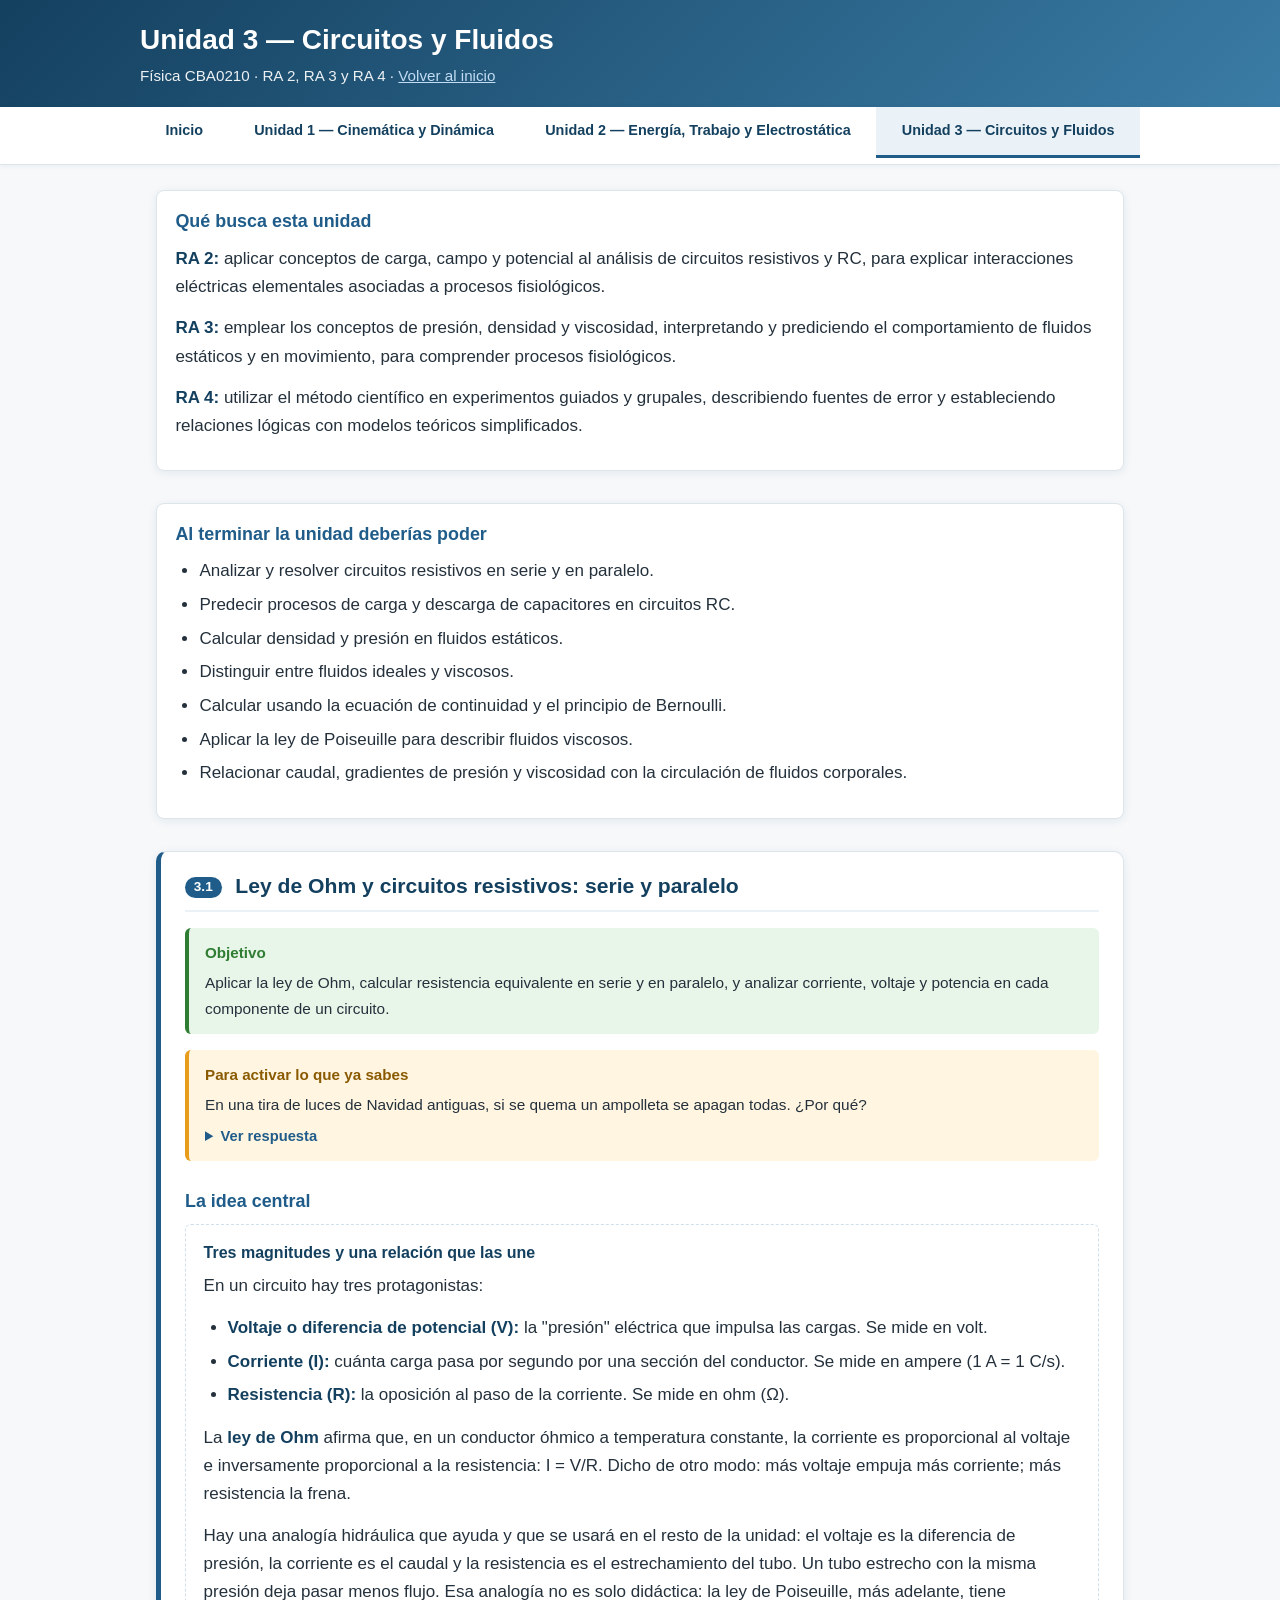
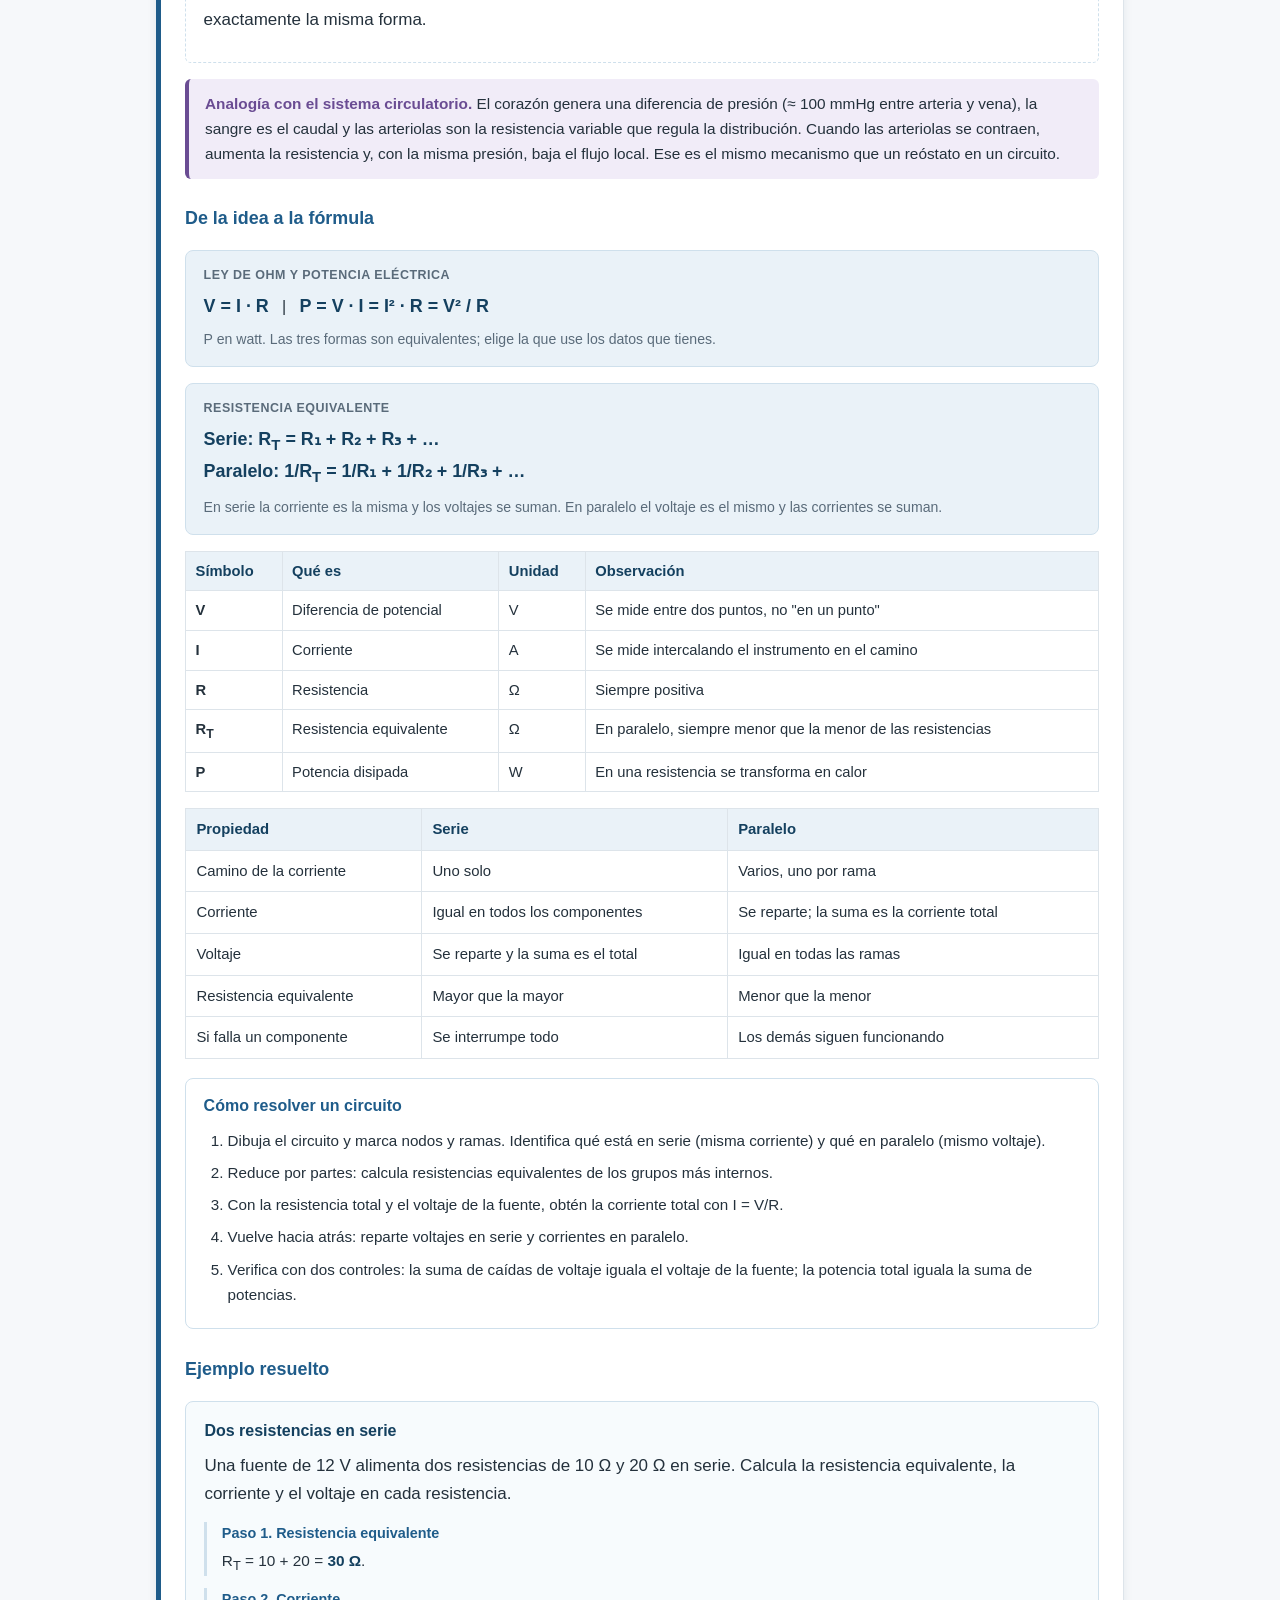
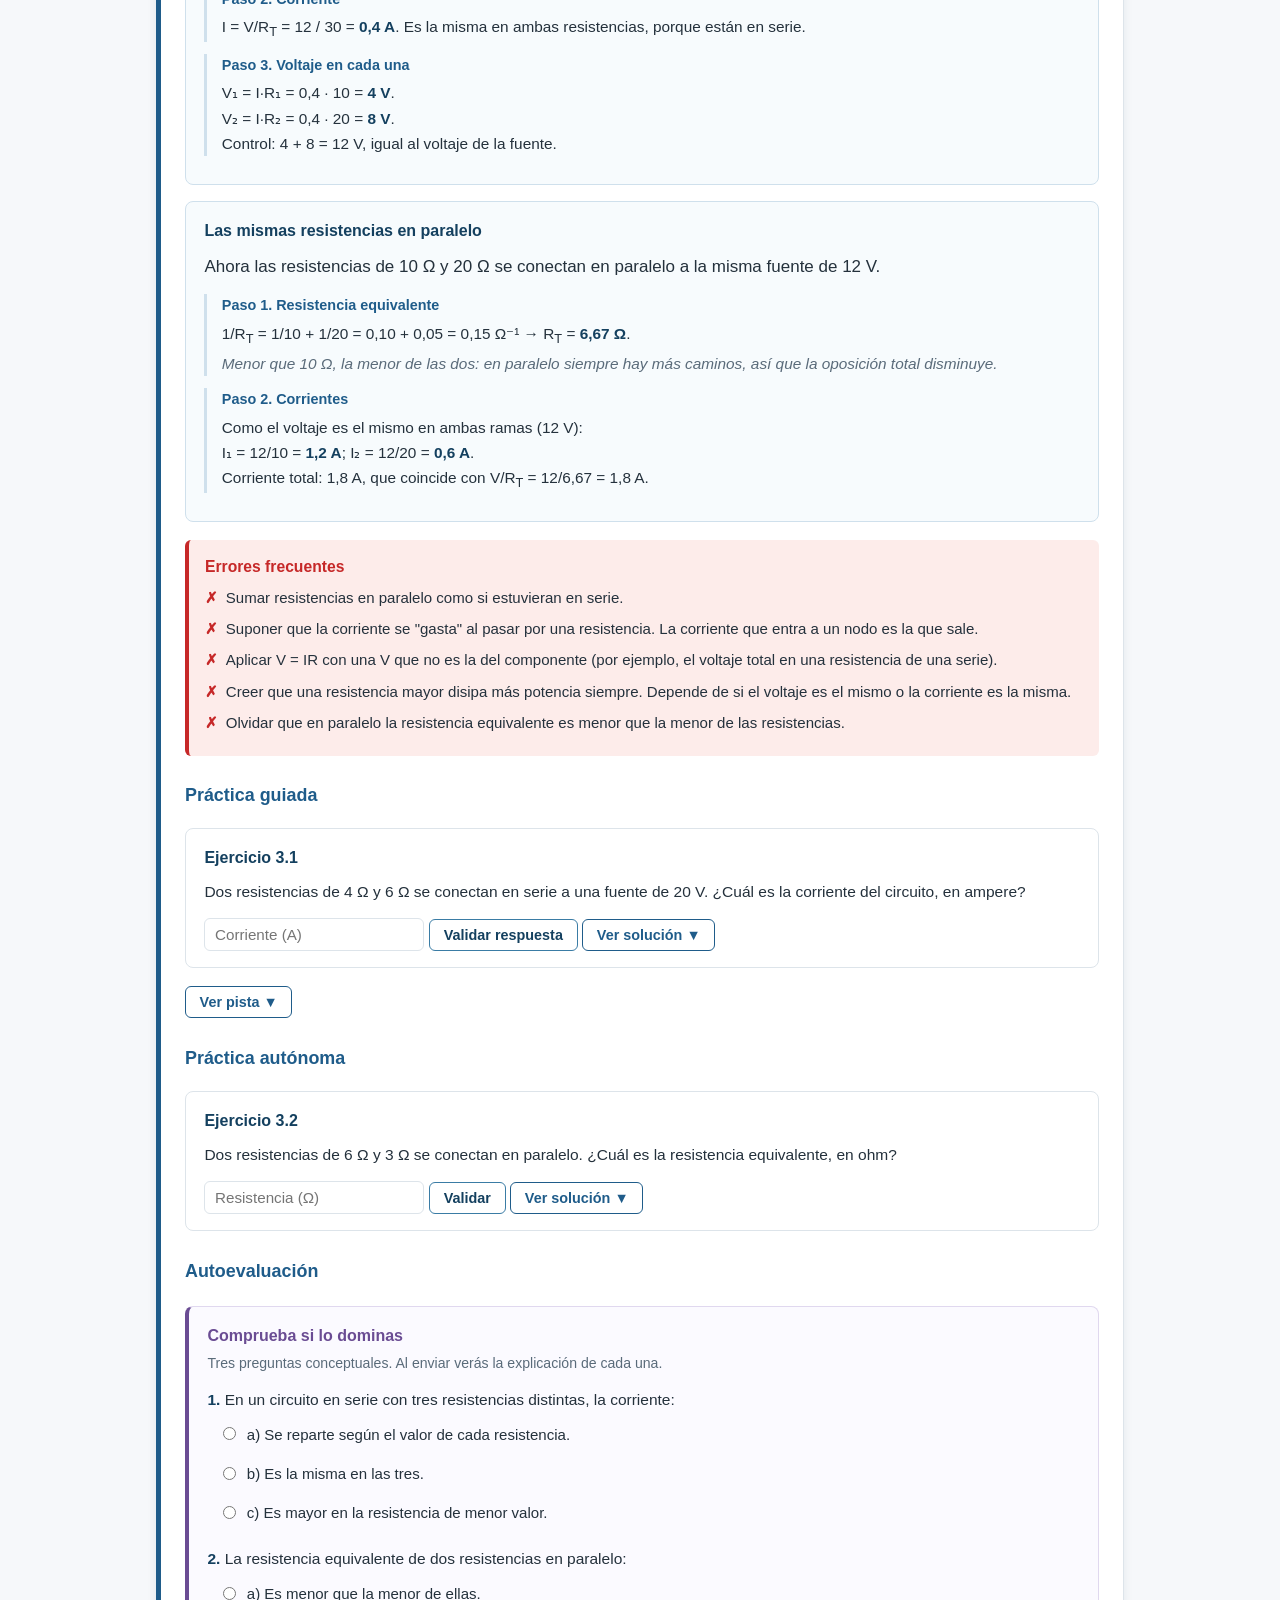
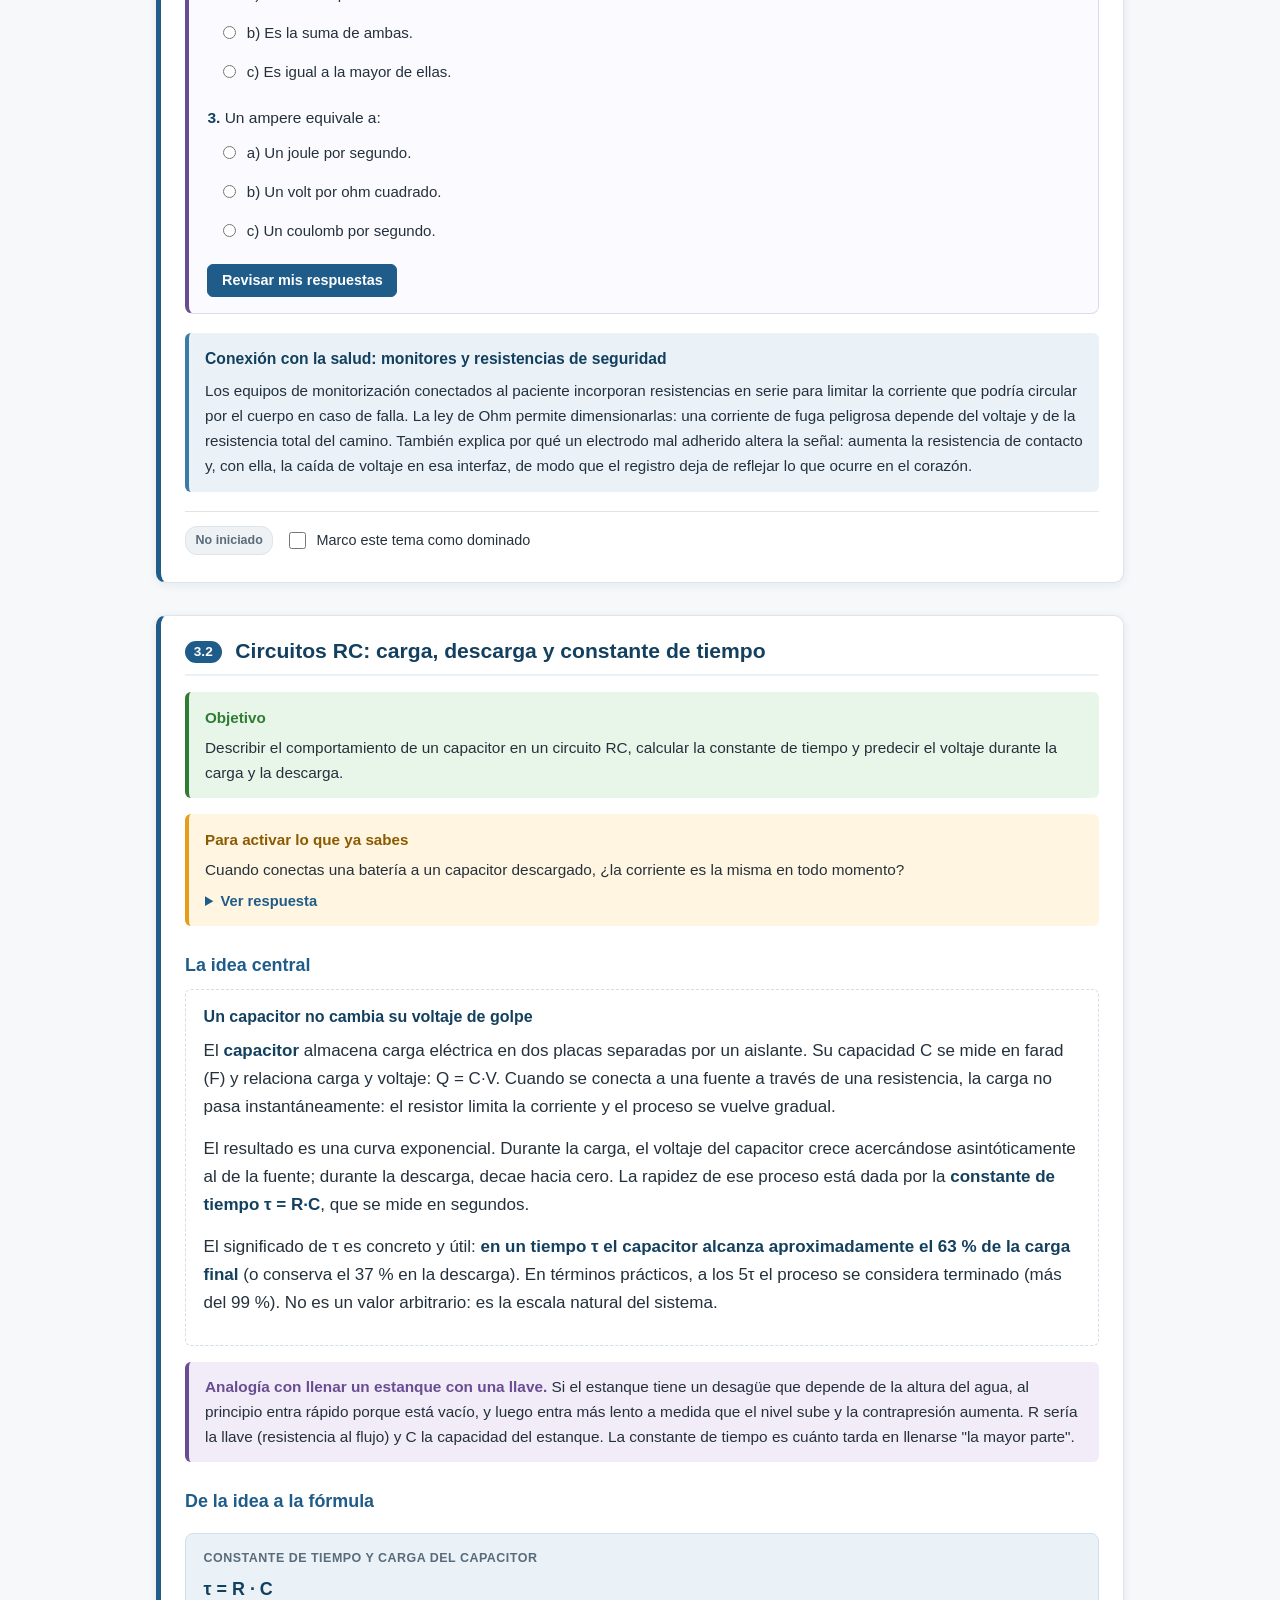
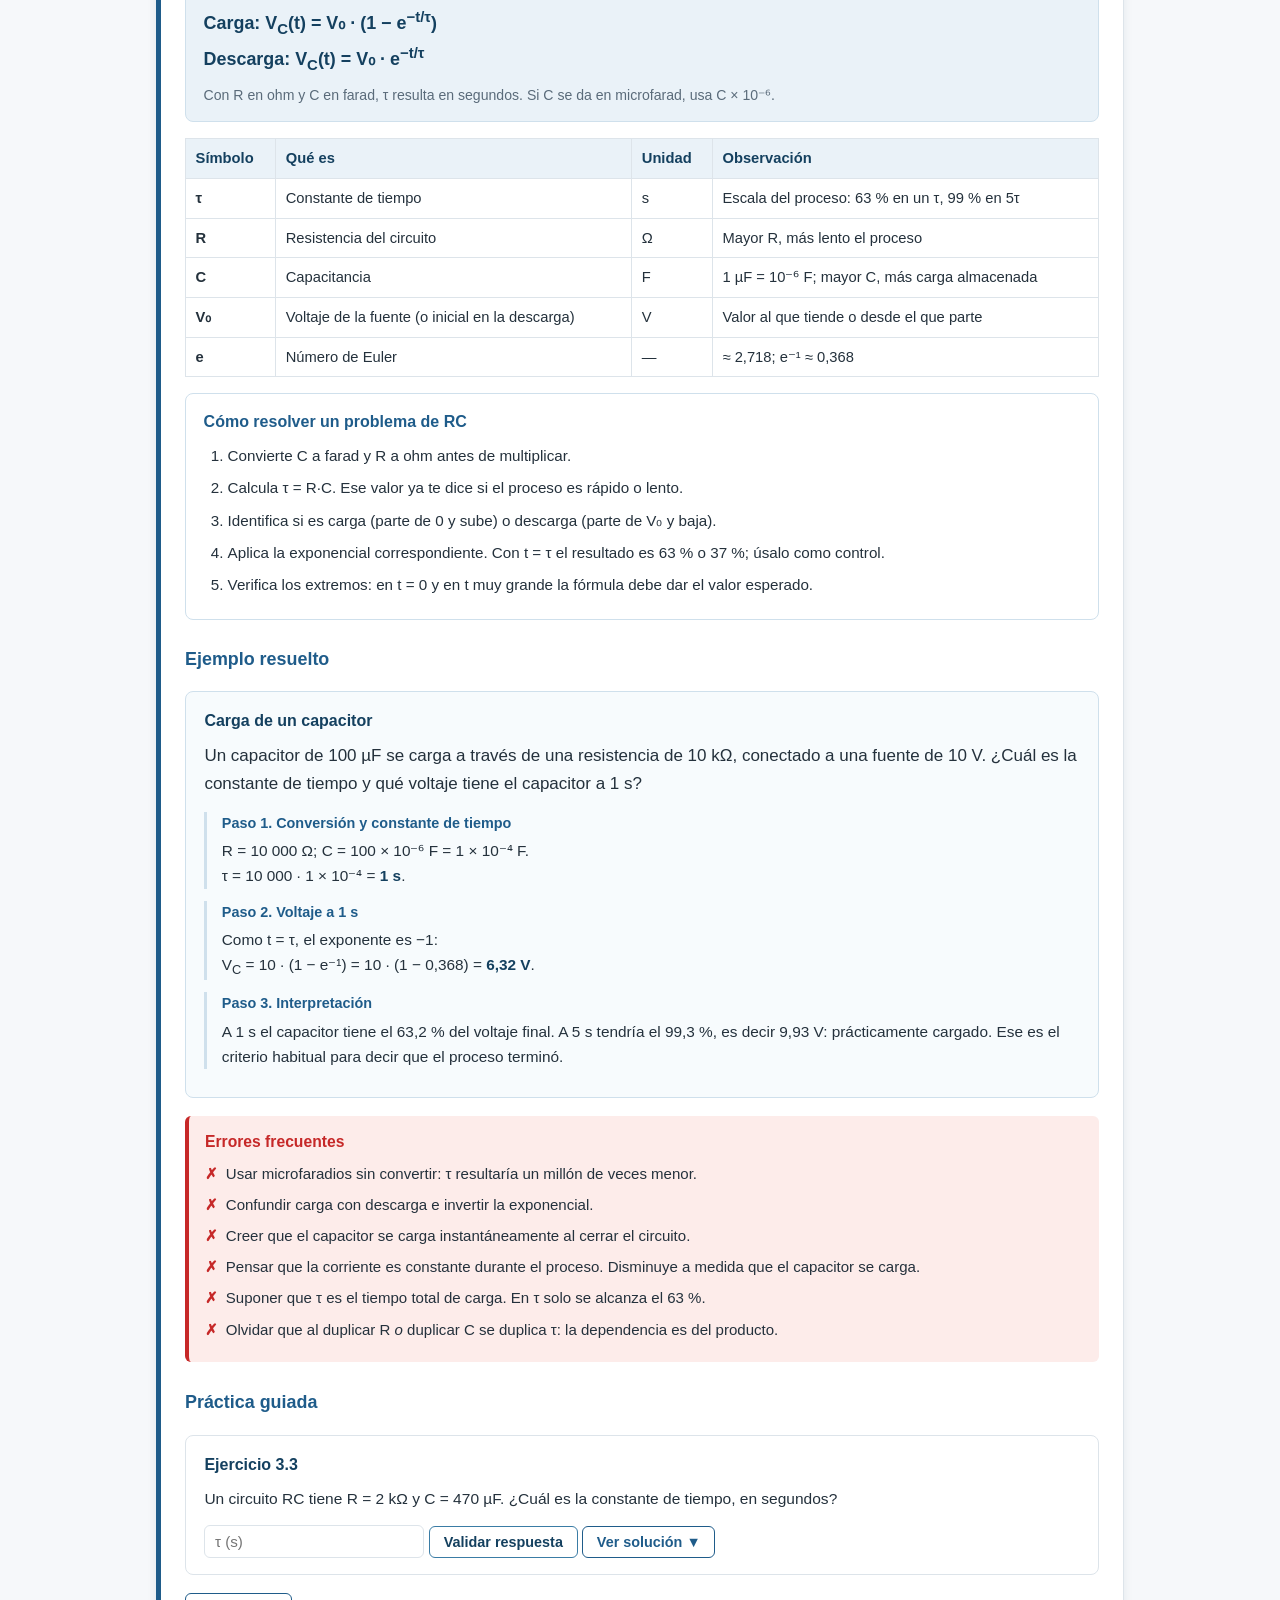
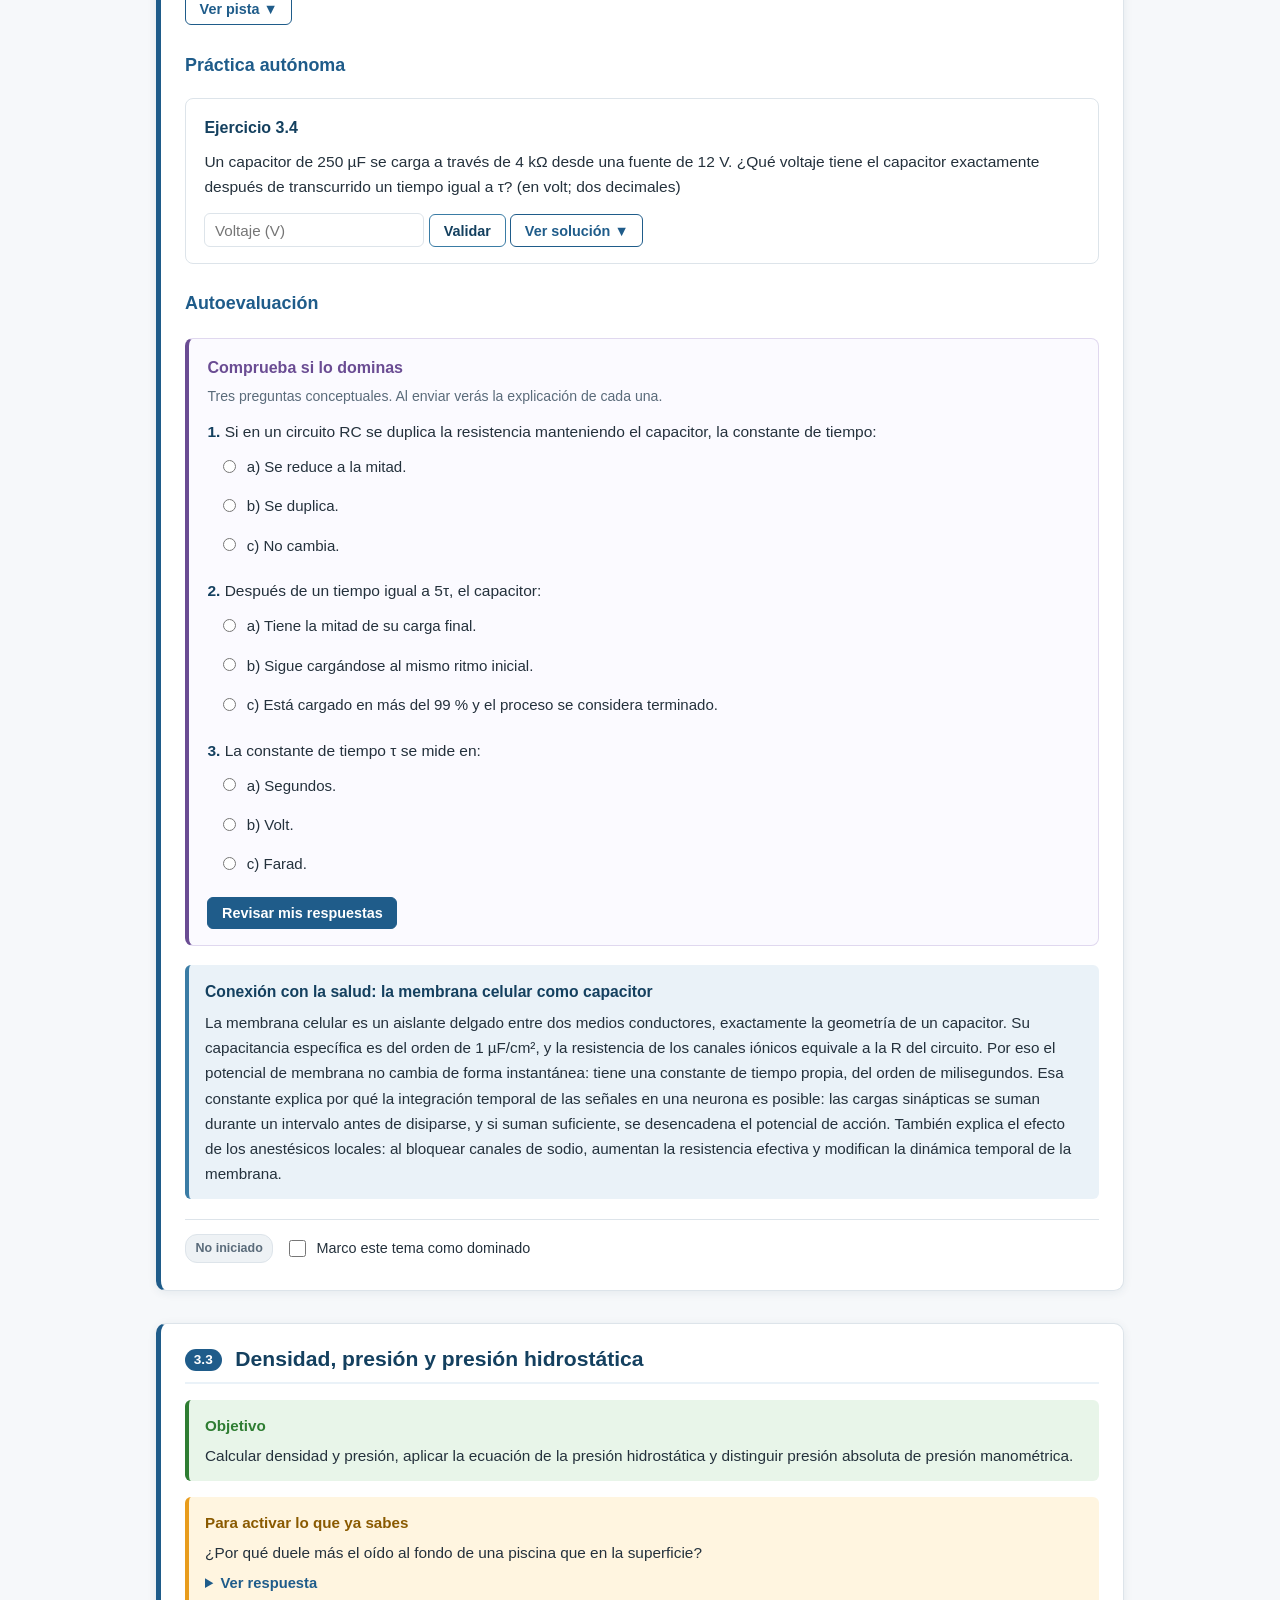
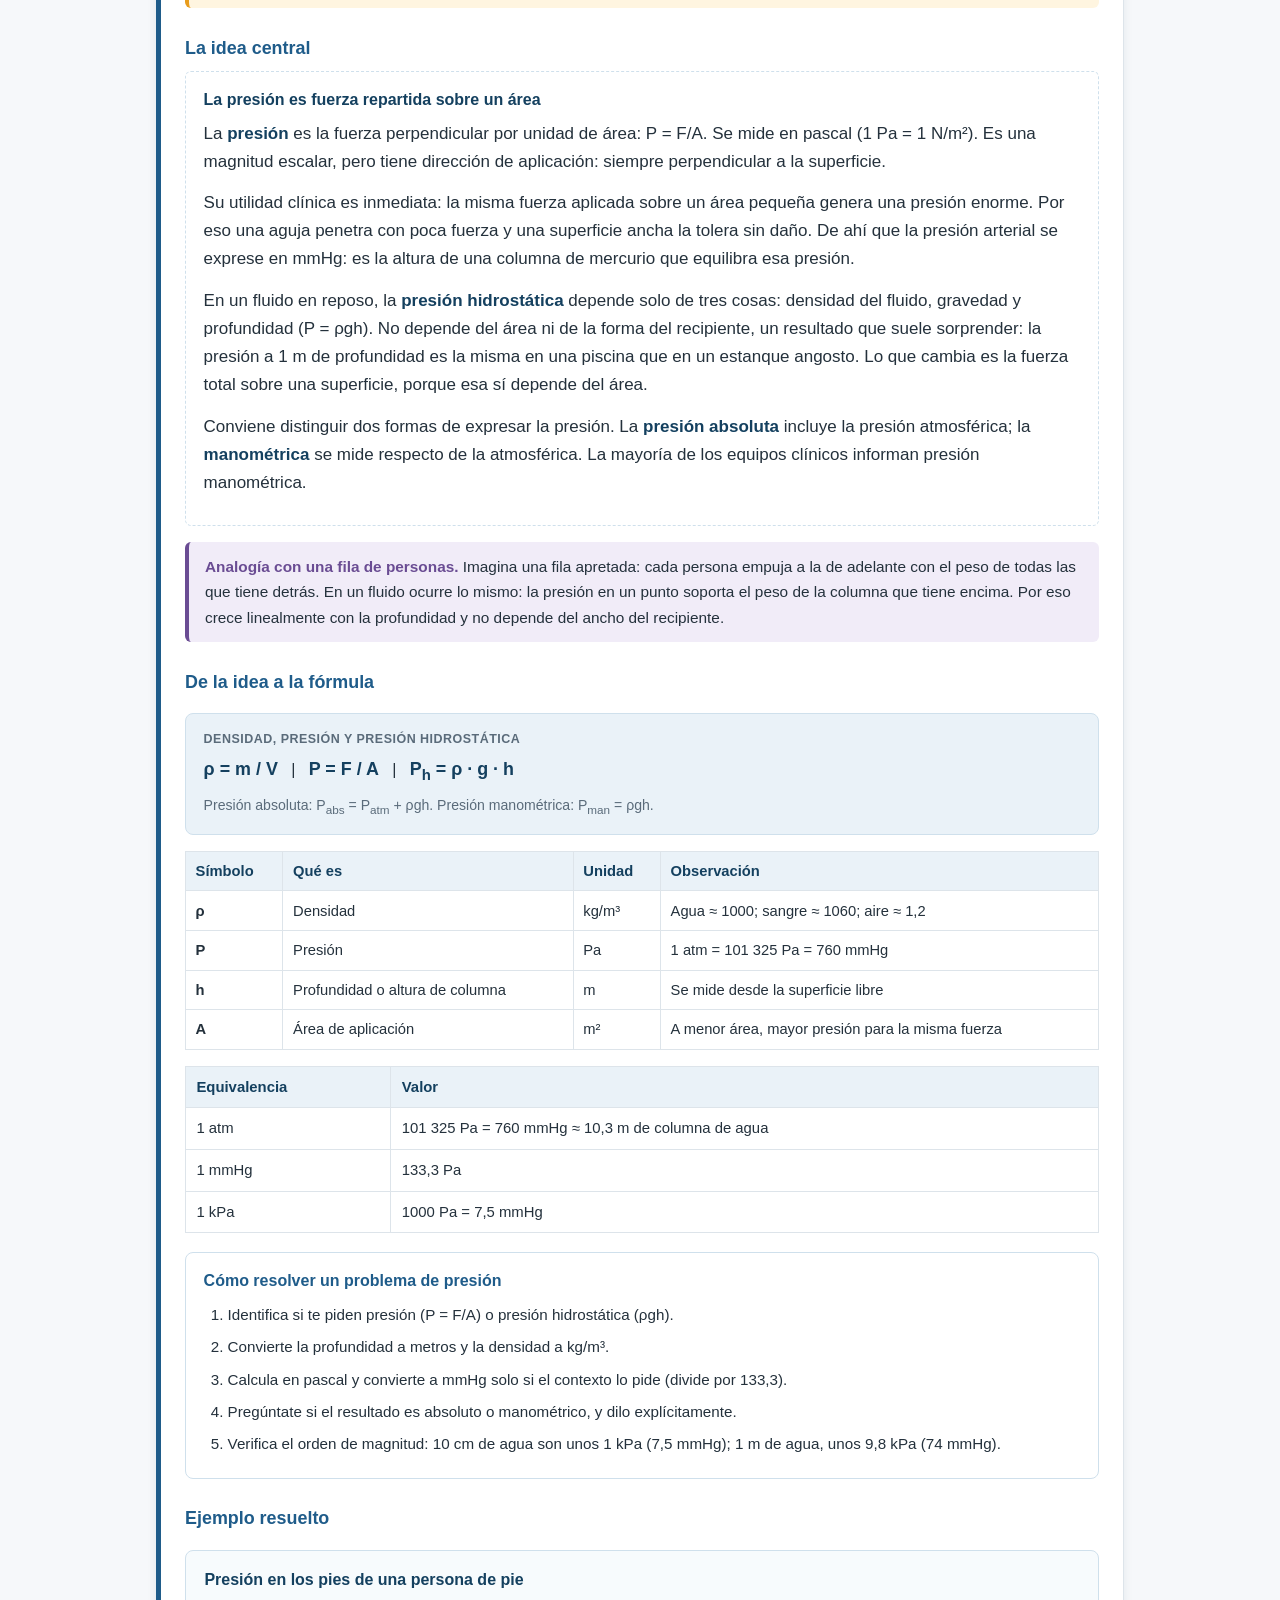
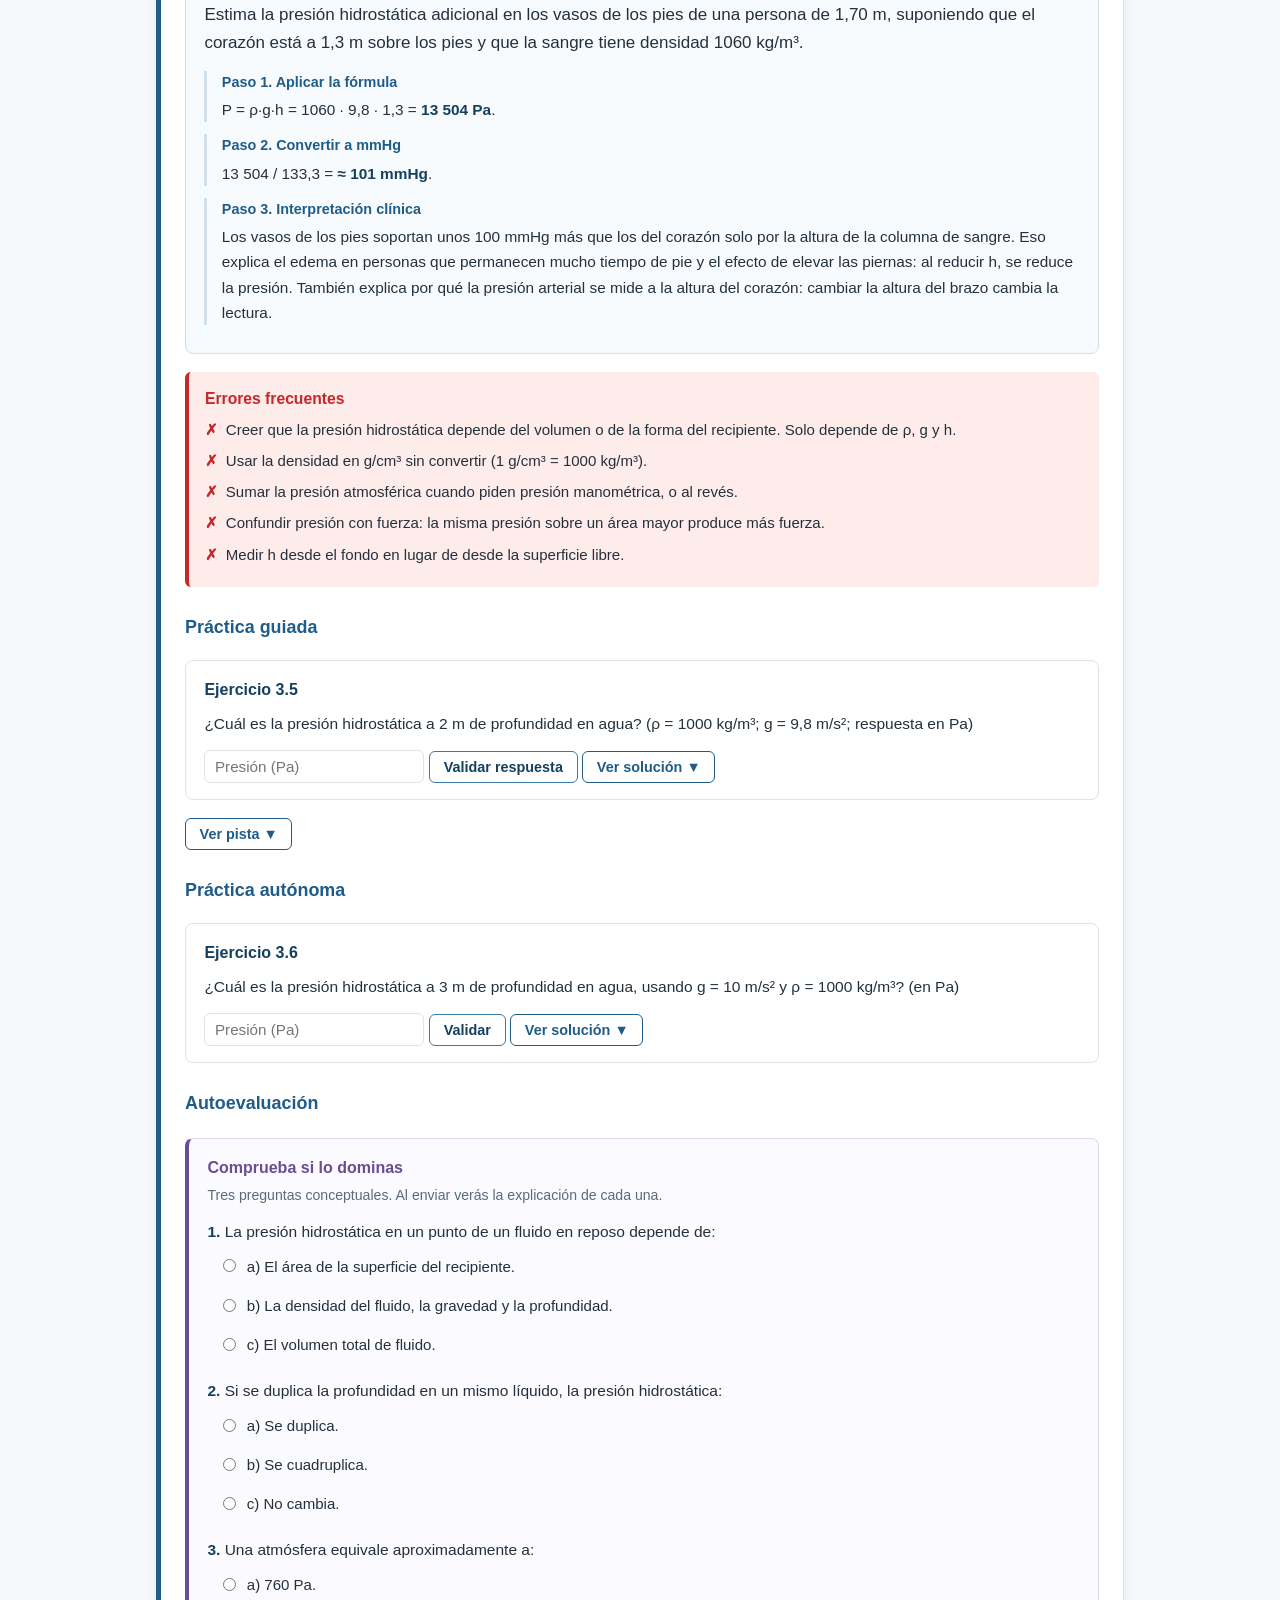
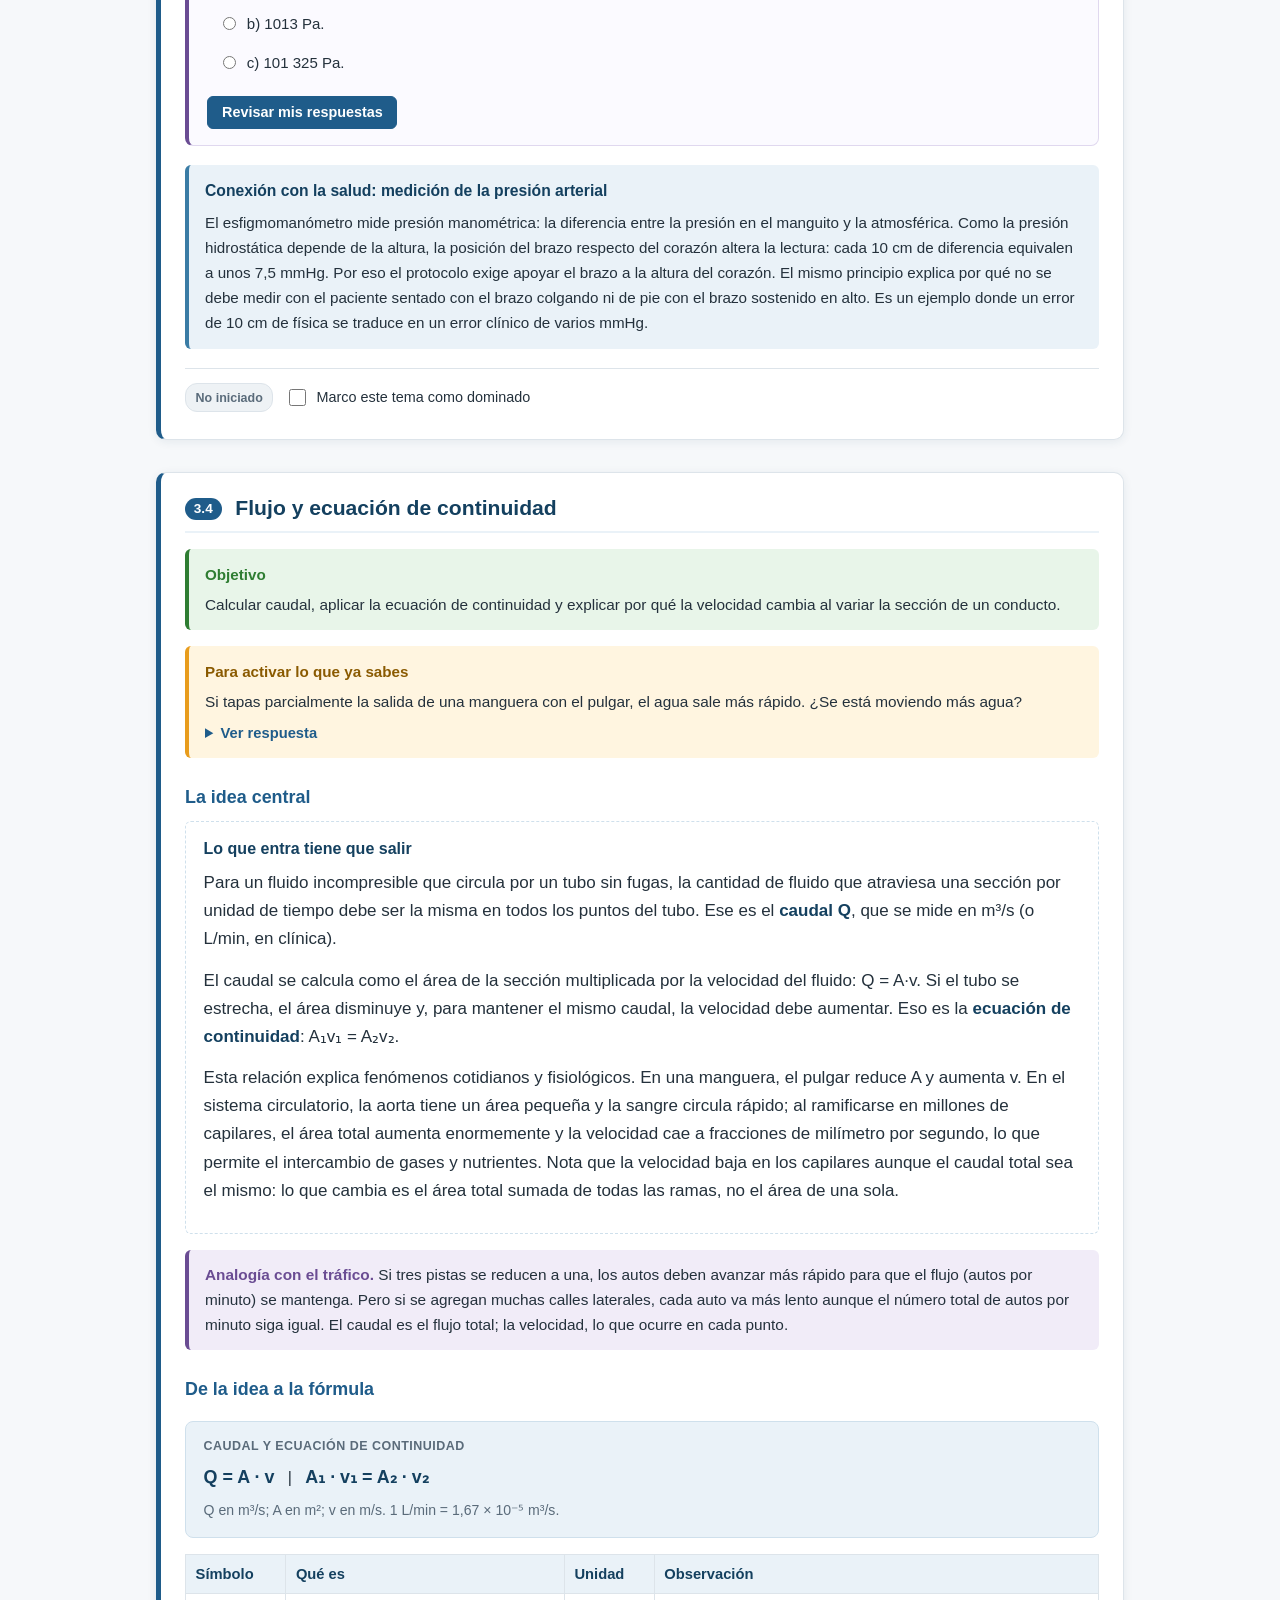
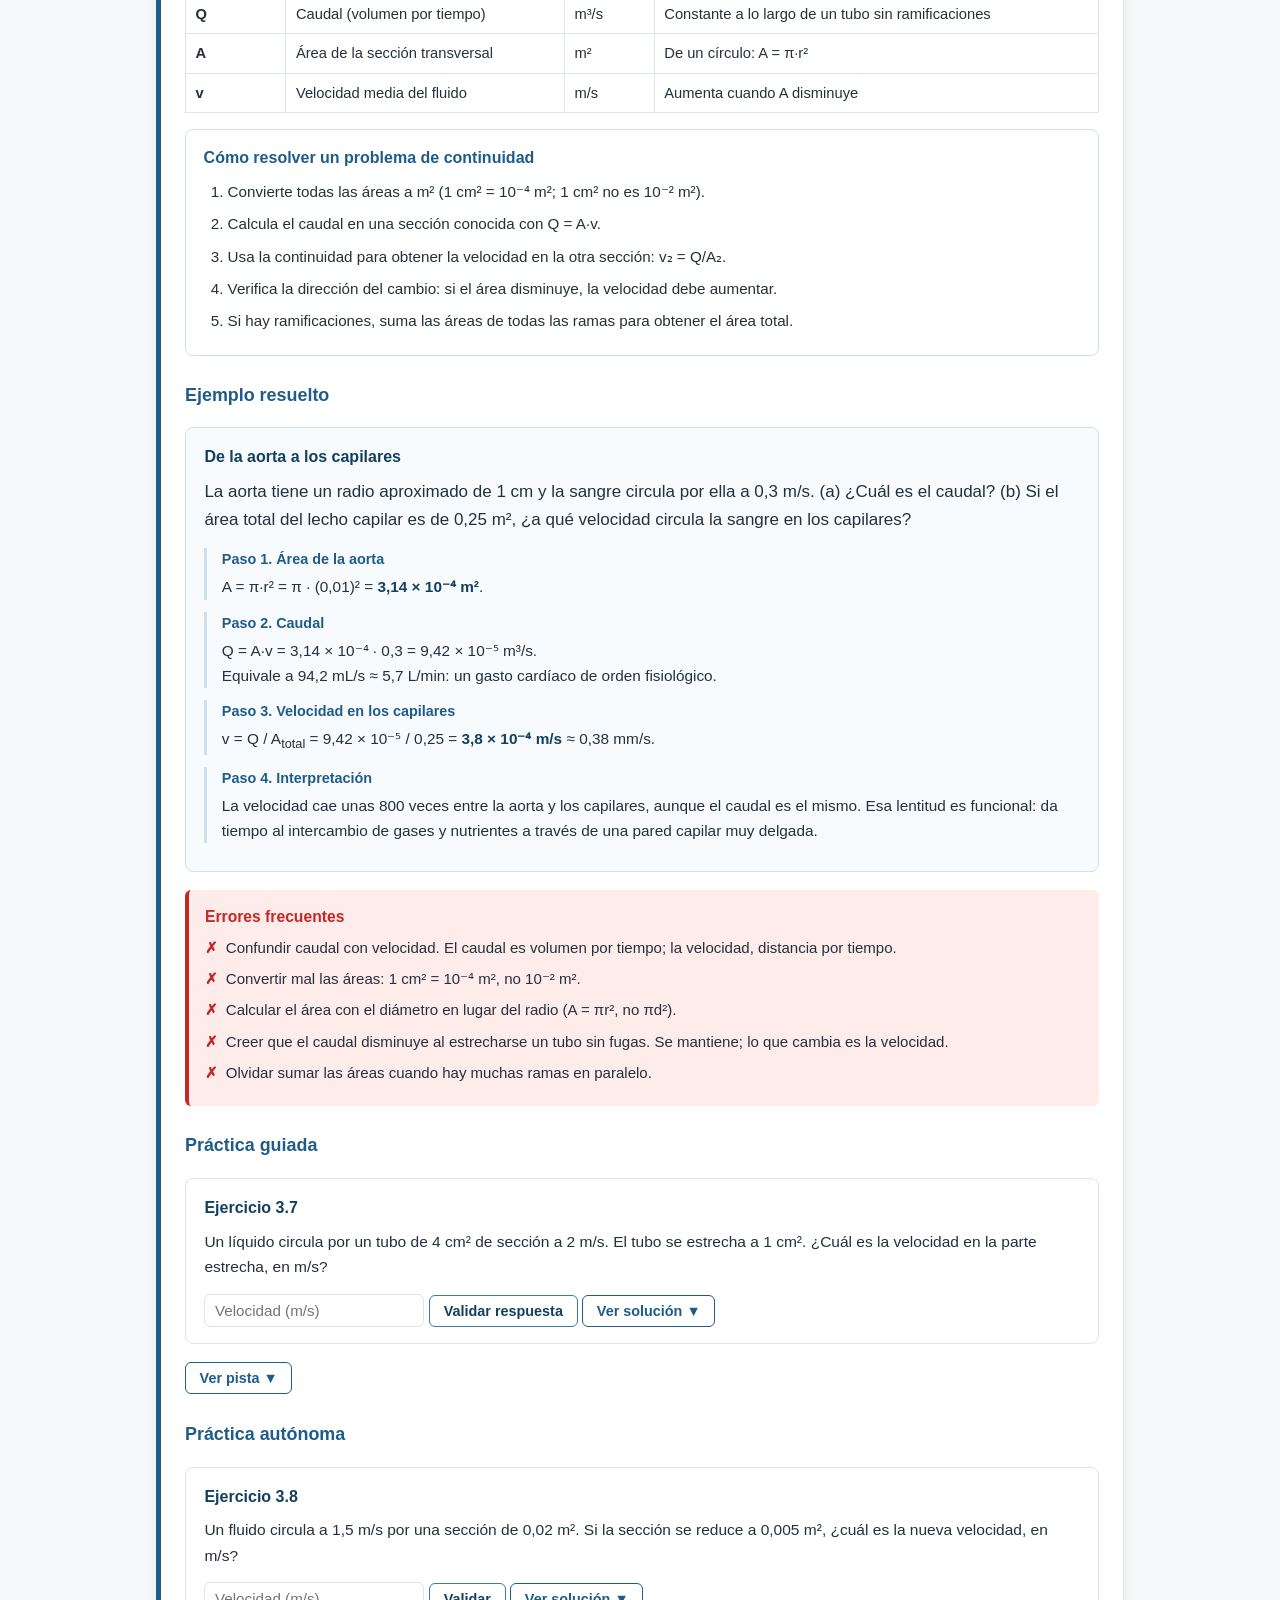
<file: unidad3.html>
<!DOCTYPE html>
<html lang="es">
<head>
<meta charset="UTF-8">
<meta name="viewport" content="width=device-width, initial-scale=1.0">
<title>Unidad 3 — Circuitos y Fluidos · Física CBA0210</title>
<link rel="stylesheet" href="styles.css">
</head>
<body>

<header>
  <div class="header-container">
    <h1>Unidad 3 — Circuitos y Fluidos</h1>
    <p class="sub">Física CBA0210 &middot; RA 2, RA 3 y RA 4 &middot; <a href="index.html">Volver al inicio</a></p>
  </div>
</header>

<nav>
  <ul class="nav-list">
    <li><a href="index.html">Inicio</a></li>
    <li><a href="unidad1.html">Unidad 1 — Cinemática y Dinámica</a></li>
    <li><a href="unidad2.html">Unidad 2 — Energía, Trabajo y Electrostática</a></li>
    <li><a href="unidad3.html" class="activa">Unidad 3 — Circuitos y Fluidos</a></li>
  </ul>
</nav>

<main>

  <section class="seccion ra">
    <h3>Qué busca esta unidad</h3>
    <p><strong>RA 2:</strong> aplicar conceptos de carga, campo y potencial al análisis de circuitos resistivos y RC, para explicar interacciones eléctricas elementales asociadas a procesos fisiológicos.</p>
    <p><strong>RA 3:</strong> emplear los conceptos de presión, densidad y viscosidad, interpretando y prediciendo el comportamiento de fluidos estáticos y en movimiento, para comprender procesos fisiológicos.</p>
    <p><strong>RA 4:</strong> utilizar el método científico en experimentos guiados y grupales, describiendo fuentes de error y estableciendo relaciones lógicas con modelos teóricos simplificados.</p>
  </section>

  <section class="seccion indicadores">
    <h3>Al terminar la unidad deberías poder</h3>
    <ul>
      <li>Analizar y resolver circuitos resistivos en serie y en paralelo.</li>
      <li>Predecir procesos de carga y descarga de capacitores en circuitos RC.</li>
      <li>Calcular densidad y presión en fluidos estáticos.</li>
      <li>Distinguir entre fluidos ideales y viscosos.</li>
      <li>Calcular usando la ecuación de continuidad y el principio de Bernoulli.</li>
      <li>Aplicar la ley de Poiseuille para describir fluidos viscosos.</li>
      <li>Relacionar caudal, gradientes de presión y viscosidad con la circulación de fluidos corporales.</li>
    </ul>
  </section>

  <!-- ============================ TEMA 3.1 ============================ -->
  <section class="tema" id="u3-t1">
    <h2><span class="num-tema">3.1</span> Ley de Ohm y circuitos resistivos: serie y paralelo</h2>

    <div class="objetivo">
      <h4>Objetivo</h4>
      <p>Aplicar la ley de Ohm, calcular resistencia equivalente en serie y en paralelo, y analizar corriente, voltaje y potencia en cada componente de un circuito.</p>
    </div>

    <div class="activacion">
      <h4>Para activar lo que ya sabes</h4>
      <p>En una tira de luces de Navidad antiguas, si se quema un ampolleta se apagan todas. ¿Por qué?</p>
      <details>
        <summary>Ver respuesta</summary>
        <p>Porque están conectadas <strong>en serie</strong>: hay un único camino para la corriente. Si ese camino se interrumpe en cualquier punto, la corriente deja de circular en todo el circuito. En una conexión en paralelo, en cambio, cada rama tiene su propio camino y las demás siguen funcionando. Esa diferencia geométrica es la que explica todo el tema.</p>
      </details>
    </div>

    <h3>La idea central</h3>

    <div class="idea">
      <h4>Tres magnitudes y una relación que las une</h4>
      <p>En un circuito hay tres protagonistas:</p>
      <ul>
        <li><strong>Voltaje o diferencia de potencial (V):</strong> la "presión" eléctrica que impulsa las cargas. Se mide en volt.</li>
        <li><strong>Corriente (I):</strong> cuánta carga pasa por segundo por una sección del conductor. Se mide en ampere (1 A = 1 C/s).</li>
        <li><strong>Resistencia (R):</strong> la oposición al paso de la corriente. Se mide en ohm (Ω).</li>
      </ul>
      <p>La <strong>ley de Ohm</strong> afirma que, en un conductor óhmico a temperatura constante, la corriente es proporcional al voltaje e inversamente proporcional a la resistencia: I = V/R. Dicho de otro modo: más voltaje empuja más corriente; más resistencia la frena.</p>
      <p>Hay una analogía hidráulica que ayuda y que se usará en el resto de la unidad: el voltaje es la diferencia de presión, la corriente es el caudal y la resistencia es el estrechamiento del tubo. Un tubo estrecho con la misma presión deja pasar menos flujo. Esa analogía no es solo didáctica: la ley de Poiseuille, más adelante, tiene exactamente la misma forma.</p>
    </div>

    <div class="analogia">
      <strong>Analogía con el sistema circulatorio.</strong> El corazón genera una diferencia de presión (≈ 100 mmHg entre arteria y vena), la sangre es el caudal y las arteriolas son la resistencia variable que regula la distribución. Cuando las arteriolas se contraen, aumenta la resistencia y, con la misma presión, baja el flujo local. Ese es el mismo mecanismo que un reóstato en un circuito.
    </div>

    <h3>De la idea a la fórmula</h3>

    <div class="formula">
      <span class="etiqueta">Ley de Ohm y potencia eléctrica</span>
      <strong>V = I · R</strong> &nbsp;&nbsp;|&nbsp;&nbsp; <strong>P = V · I = I² · R = V² / R</strong>
      <span class="nota">P en watt. Las tres formas son equivalentes; elige la que use los datos que tienes.</span>
    </div>

    <div class="formula">
      <span class="etiqueta">Resistencia equivalente</span>
      <strong>Serie: R<sub>T</sub> = R₁ + R₂ + R₃ + …</strong><br>
      <strong>Paralelo: 1/R<sub>T</sub> = 1/R₁ + 1/R₂ + 1/R₃ + …</strong>
      <span class="nota">En serie la corriente es la misma y los voltajes se suman. En paralelo el voltaje es el mismo y las corrientes se suman.</span>
    </div>

    <table class="lectura">
      <tr><th>Símbolo</th><th>Qué es</th><th>Unidad</th><th>Observación</th></tr>
      <tr><td>V</td><td>Diferencia de potencial</td><td>V</td><td>Se mide entre dos puntos, no "en un punto"</td></tr>
      <tr><td>I</td><td>Corriente</td><td>A</td><td>Se mide intercalando el instrumento en el camino</td></tr>
      <tr><td>R</td><td>Resistencia</td><td>Ω</td><td>Siempre positiva</td></tr>
      <tr><td>R<sub>T</sub></td><td>Resistencia equivalente</td><td>Ω</td><td>En paralelo, siempre menor que la menor de las resistencias</td></tr>
      <tr><td>P</td><td>Potencia disipada</td><td>W</td><td>En una resistencia se transforma en calor</td></tr>
    </table>

    <table class="general">
      <tr><th>Propiedad</th><th>Serie</th><th>Paralelo</th></tr>
      <tr><td>Camino de la corriente</td><td>Uno solo</td><td>Varios, uno por rama</td></tr>
      <tr><td>Corriente</td><td>Igual en todos los componentes</td><td>Se reparte; la suma es la corriente total</td></tr>
      <tr><td>Voltaje</td><td>Se reparte y la suma es el total</td><td>Igual en todas las ramas</td></tr>
      <tr><td>Resistencia equivalente</td><td>Mayor que la mayor</td><td>Menor que la menor</td></tr>
      <tr><td>Si falla un componente</td><td>Se interrumpe todo</td><td>Los demás siguen funcionando</td></tr>
    </table>

    <div class="metodo">
      <h4>Cómo resolver un circuito</h4>
      <ol>
        <li>Dibuja el circuito y marca nodos y ramas. Identifica qué está en serie (misma corriente) y qué en paralelo (mismo voltaje).</li>
        <li>Reduce por partes: calcula resistencias equivalentes de los grupos más internos.</li>
        <li>Con la resistencia total y el voltaje de la fuente, obtén la corriente total con I = V/R.</li>
        <li>Vuelve hacia atrás: reparte voltajes en serie y corrientes en paralelo.</li>
        <li>Verifica con dos controles: la suma de caídas de voltaje iguala el voltaje de la fuente; la potencia total iguala la suma de potencias.</li>
      </ol>
    </div>

    <h3>Ejemplo resuelto</h3>

    <div class="ejemplo">
      <h4>Dos resistencias en serie</h4>
      <p>Una fuente de 12 V alimenta dos resistencias de 10 Ω y 20 Ω en serie. Calcula la resistencia equivalente, la corriente y el voltaje en cada resistencia.</p>

      <div class="paso">
        <span class="titulo-paso">Paso 1. Resistencia equivalente</span>
        <p>R<sub>T</sub> = 10 + 20 = <strong>30 Ω</strong>.</p>
      </div>

      <div class="paso">
        <span class="titulo-paso">Paso 2. Corriente</span>
        <p>I = V/R<sub>T</sub> = 12 / 30 = <strong>0,4 A</strong>. Es la misma en ambas resistencias, porque están en serie.</p>
      </div>

      <div class="paso">
        <span class="titulo-paso">Paso 3. Voltaje en cada una</span>
        <p>V₁ = I·R₁ = 0,4 · 10 = <strong>4 V</strong>.<br>
        V₂ = I·R₂ = 0,4 · 20 = <strong>8 V</strong>.<br>
        Control: 4 + 8 = 12 V, igual al voltaje de la fuente.</p>
      </div>
    </div>

    <div class="ejemplo">
      <h4>Las mismas resistencias en paralelo</h4>
      <p>Ahora las resistencias de 10 Ω y 20 Ω se conectan en paralelo a la misma fuente de 12 V.</p>
      <div class="paso">
        <span class="titulo-paso">Paso 1. Resistencia equivalente</span>
        <p>1/R<sub>T</sub> = 1/10 + 1/20 = 0,10 + 0,05 = 0,15 Ω⁻¹ → R<sub>T</sub> = <strong>6,67 Ω</strong>.</p>
        <p class="porque">Menor que 10 Ω, la menor de las dos: en paralelo siempre hay más caminos, así que la oposición total disminuye.</p>
      </div>
      <div class="paso">
        <span class="titulo-paso">Paso 2. Corrientes</span>
        <p>Como el voltaje es el mismo en ambas ramas (12 V):<br>
        I₁ = 12/10 = <strong>1,2 A</strong>; I₂ = 12/20 = <strong>0,6 A</strong>.<br>
        Corriente total: 1,8 A, que coincide con V/R<sub>T</sub> = 12/6,67 = 1,8 A.</p>
      </div>
    </div>

    <div class="errores">
      <h4>Errores frecuentes</h4>
      <ul>
        <li>Sumar resistencias en paralelo como si estuvieran en serie.</li>
        <li>Suponer que la corriente se "gasta" al pasar por una resistencia. La corriente que entra a un nodo es la que sale.</li>
        <li>Aplicar V = IR con una V que no es la del componente (por ejemplo, el voltaje total en una resistencia de una serie).</li>
        <li>Creer que una resistencia mayor disipa más potencia siempre. Depende de si el voltaje es el mismo o la corriente es la misma.</li>
        <li>Olvidar que en paralelo la resistencia equivalente es menor que la menor de las resistencias.</li>
      </ul>
    </div>

    <h3>Práctica guiada</h3>

    <div class="practica">
      <h4>Ejercicio 3.1</h4>
      <p class="enunciado">Dos resistencias de 4 Ω y 6 Ω se conectan en serie a una fuente de 20 V. ¿Cuál es la corriente del circuito, en ampere?</p>
      <input type="number" step="any" id="e3-1-resp" placeholder="Corriente (A)" data-enter-valida="e3-1">
      <button class="btn-validar" data-target="e3-1" type="button">Validar respuesta</button>
      <span class="msg-validacion" id="e3-1-msg"></span>
      <button class="btn-solucion" data-target="e3-1-sol" type="button">Ver solución ▼</button>
      <div class="solucion" id="e3-1-sol" data-valor="2">
        <h5>Solución</h5>
        <ol>
          <li>R<sub>T</sub> = 4 + 6 = 10 Ω.</li>
          <li>I = V/R<sub>T</sub> = 20 / 10 = <strong>2 A</strong>.</li>
          <li>Control: las caídas son 8 V y 12 V, que suman 20 V.</li>
        </ol>
      </div>
    </div>

    <button class="btn-pista" data-target="pista-u3-t1" type="button">Ver pista ▼</button>
    <div class="pista" id="pista-u3-t1">
      <h5>Pista</h5>
      <ol>
        <li>En serie, las resistencias se suman.</li>
        <li>Con la resistencia total, aplica I = V/R.</li>
        <li>Verifica repartiendo el voltaje: I·4 e I·6 deben sumar 20 V.</li>
      </ol>
    </div>

    <h3>Práctica autónoma</h3>

    <div class="practica">
      <h4>Ejercicio 3.2</h4>
      <p class="enunciado">Dos resistencias de 6 Ω y 3 Ω se conectan en paralelo. ¿Cuál es la resistencia equivalente, en ohm?</p>
      <input type="number" step="any" id="p-u3-t1-resp" placeholder="Resistencia (Ω)" data-enter-valida="p-u3-t1">
      <button class="btn-validar" data-target="p-u3-t1" type="button">Validar</button>
      <span class="msg-validacion" id="p-u3-t1-msg"></span>
      <button class="btn-solucion" data-target="p-u3-t1-sol" type="button">Ver solución ▼</button>
      <div class="solucion" id="p-u3-t1-sol" data-valor="2">
        <h5>Solución</h5>
        <ol>
          <li>1/R<sub>T</sub> = 1/6 + 1/3 = 1/6 + 2/6 = 3/6 = 0,5 Ω⁻¹.</li>
          <li>R<sub>T</sub> = <strong>2 Ω</strong>.</li>
          <li>Control: 2 Ω es menor que 3 Ω, la menor de las dos. Si hubieras obtenido 9 Ω, habrías sumado como en serie.</li>
        </ol>
      </div>
    </div>

    <h3>Autoevaluación</h3>

    <form class="autoevaluacion-form" data-tema="u3-t1" data-correctas="3"
          data-resp1="b" data-exp1="En serie hay un único camino, así que la carga que pasa por una resistencia debe pasar por las demás: la corriente es la misma."
          data-resp2="a" data-exp2="En paralelo se agregan caminos, por lo que la oposición total siempre es menor que la menor de las resistencias."
          data-resp3="c" data-exp3="1 A = 1 C/s: la corriente es carga por unidad de tiempo.">
      <div class="autoevaluacion">
        <h4>Comprueba si lo dominas</h4>
        <p class="indicacion">Tres preguntas conceptuales. Al enviar verás la explicación de cada una.</p>

        <div class="pregunta">
          <label><strong>1.</strong> En un circuito en serie con tres resistencias distintas, la corriente:</label>
          <div class="opciones">
            <label><input type="radio" name="u3-t1-p1" value="a"> a) Se reparte según el valor de cada resistencia.</label>
            <label><input type="radio" name="u3-t1-p1" value="b"> b) Es la misma en las tres.</label>
            <label><input type="radio" name="u3-t1-p1" value="c"> c) Es mayor en la resistencia de menor valor.</label>
          </div>
          <div class="feedback" id="fb-u3-t1-p1"></div>
        </div>

        <div class="pregunta">
          <label><strong>2.</strong> La resistencia equivalente de dos resistencias en paralelo:</label>
          <div class="opciones">
            <label><input type="radio" name="u3-t1-p2" value="a"> a) Es menor que la menor de ellas.</label>
            <label><input type="radio" name="u3-t1-p2" value="b"> b) Es la suma de ambas.</label>
            <label><input type="radio" name="u3-t1-p2" value="c"> c) Es igual a la mayor de ellas.</label>
          </div>
          <div class="feedback" id="fb-u3-t1-p2"></div>
        </div>

        <div class="pregunta">
          <label><strong>3.</strong> Un ampere equivale a:</label>
          <div class="opciones">
            <label><input type="radio" name="u3-t1-p3" value="a"> a) Un joule por segundo.</label>
            <label><input type="radio" name="u3-t1-p3" value="b"> b) Un volt por ohm cuadrado.</label>
            <label><input type="radio" name="u3-t1-p3" value="c"> c) Un coulomb por segundo.</label>
          </div>
          <div class="feedback" id="fb-u3-t1-p3"></div>
        </div>

        <div class="resultado-auto" id="resultado-auto-u3-t1"></div>
        <button type="submit">Revisar mis respuestas</button>
      </div>
    </form>

    <div class="caso">
      <h4>Conexión con la salud: monitores y resistencias de seguridad</h4>
      <p>Los equipos de monitorización conectados al paciente incorporan resistencias en serie para limitar la corriente que podría circular por el cuerpo en caso de falla. La ley de Ohm permite dimensionarlas: una corriente de fuga peligrosa depende del voltaje y de la resistencia total del camino. También explica por qué un electrodo mal adherido altera la señal: aumenta la resistencia de contacto y, con ella, la caída de voltaje en esa interfaz, de modo que el registro deja de reflejar lo que ocurre en el corazón.</p>
    </div>

    <div class="estado-tema">
      <span class="badge" data-badge-tema="u3-t1"></span>
      <div class="checklist">
        <input type="checkbox" id="chk-u3-t1" data-tema="u3-t1" data-set-estado="dominado">
        <label for="chk-u3-t1">Marco este tema como dominado</label>
      </div>
    </div>
  </section>

  <!-- ============================ TEMA 3.2 ============================ -->
  <section class="tema" id="u3-t2">
    <h2><span class="num-tema">3.2</span> Circuitos RC: carga, descarga y constante de tiempo</h2>

    <div class="objetivo">
      <h4>Objetivo</h4>
      <p>Describir el comportamiento de un capacitor en un circuito RC, calcular la constante de tiempo y predecir el voltaje durante la carga y la descarga.</p>
    </div>

    <div class="activacion">
      <h4>Para activar lo que ya sabes</h4>
      <p>Cuando conectas una batería a un capacitor descargado, ¿la corriente es la misma en todo momento?</p>
      <details>
        <summary>Ver respuesta</summary>
        <p>No. Al inicio el capacitor está descargado y se comporta casi como un cable: la corriente es máxima. A medida que se carga, el voltaje en sus placas se opone a la batería y la corriente disminuye progresivamente. Cuando el capacitor alcanza el voltaje de la fuente, la corriente se hace cero y el proceso termina. Ese comportamiento gradual, no instantáneo, es lo que describe este tema.</p>
      </details>
    </div>

    <h3>La idea central</h3>

    <div class="idea">
      <h4>Un capacitor no cambia su voltaje de golpe</h4>
      <p>El <strong>capacitor</strong> almacena carga eléctrica en dos placas separadas por un aislante. Su capacidad C se mide en farad (F) y relaciona carga y voltaje: Q = C·V. Cuando se conecta a una fuente a través de una resistencia, la carga no pasa instantáneamente: el resistor limita la corriente y el proceso se vuelve gradual.</p>
      <p>El resultado es una curva exponencial. Durante la carga, el voltaje del capacitor crece acercándose asintóticamente al de la fuente; durante la descarga, decae hacia cero. La rapidez de ese proceso está dada por la <strong>constante de tiempo τ = R·C</strong>, que se mide en segundos.</p>
      <p>El significado de τ es concreto y útil: <strong>en un tiempo τ el capacitor alcanza aproximadamente el 63 % de la carga final</strong> (o conserva el 37 % en la descarga). En términos prácticos, a los 5τ el proceso se considera terminado (más del 99 %). No es un valor arbitrario: es la escala natural del sistema.</p>
    </div>

    <div class="analogia">
      <strong>Analogía con llenar un estanque con una llave.</strong> Si el estanque tiene un desagüe que depende de la altura del agua, al principio entra rápido porque está vacío, y luego entra más lento a medida que el nivel sube y la contrapresión aumenta. R sería la llave (resistencia al flujo) y C la capacidad del estanque. La constante de tiempo es cuánto tarda en llenarse "la mayor parte".
    </div>

    <h3>De la idea a la fórmula</h3>

    <div class="formula">
      <span class="etiqueta">Constante de tiempo y carga del capacitor</span>
      <strong>τ = R · C</strong><br>
      <strong>Carga: V<sub>C</sub>(t) = V₀ · (1 − e<sup>−t/τ</sup>)</strong><br>
      <strong>Descarga: V<sub>C</sub>(t) = V₀ · e<sup>−t/τ</sup></strong>
      <span class="nota">Con R en ohm y C en farad, τ resulta en segundos. Si C se da en microfarad, usa C × 10⁻⁶.</span>
    </div>

    <table class="lectura">
      <tr><th>Símbolo</th><th>Qué es</th><th>Unidad</th><th>Observación</th></tr>
      <tr><td>τ</td><td>Constante de tiempo</td><td>s</td><td>Escala del proceso: 63 % en un τ, 99 % en 5τ</td></tr>
      <tr><td>R</td><td>Resistencia del circuito</td><td>Ω</td><td>Mayor R, más lento el proceso</td></tr>
      <tr><td>C</td><td>Capacitancia</td><td>F</td><td>1 µF = 10⁻⁶ F; mayor C, más carga almacenada</td></tr>
      <tr><td>V₀</td><td>Voltaje de la fuente (o inicial en la descarga)</td><td>V</td><td>Valor al que tiende o desde el que parte</td></tr>
      <tr><td>e</td><td>Número de Euler</td><td>—</td><td>≈ 2,718; e⁻¹ ≈ 0,368</td></tr>
    </table>

    <div class="metodo">
      <h4>Cómo resolver un problema de RC</h4>
      <ol>
        <li>Convierte C a farad y R a ohm antes de multiplicar.</li>
        <li>Calcula τ = R·C. Ese valor ya te dice si el proceso es rápido o lento.</li>
        <li>Identifica si es carga (parte de 0 y sube) o descarga (parte de V₀ y baja).</li>
        <li>Aplica la exponencial correspondiente. Con t = τ el resultado es 63 % o 37 %; úsalo como control.</li>
        <li>Verifica los extremos: en t = 0 y en t muy grande la fórmula debe dar el valor esperado.</li>
      </ol>
    </div>

    <h3>Ejemplo resuelto</h3>

    <div class="ejemplo">
      <h4>Carga de un capacitor</h4>
      <p>Un capacitor de 100 µF se carga a través de una resistencia de 10 kΩ, conectado a una fuente de 10 V. ¿Cuál es la constante de tiempo y qué voltaje tiene el capacitor a 1 s?</p>

      <div class="paso">
        <span class="titulo-paso">Paso 1. Conversión y constante de tiempo</span>
        <p>R = 10 000 Ω; C = 100 × 10⁻⁶ F = 1 × 10⁻⁴ F.<br>
        τ = 10 000 · 1 × 10⁻⁴ = <strong>1 s</strong>.</p>
      </div>

      <div class="paso">
        <span class="titulo-paso">Paso 2. Voltaje a 1 s</span>
        <p>Como t = τ, el exponente es −1:<br>
        V<sub>C</sub> = 10 · (1 − e⁻¹) = 10 · (1 − 0,368) = <strong>6,32 V</strong>.</p>
      </div>

      <div class="paso">
        <span class="titulo-paso">Paso 3. Interpretación</span>
        <p>A 1 s el capacitor tiene el 63,2 % del voltaje final. A 5 s tendría el 99,3 %, es decir 9,93 V: prácticamente cargado. Ese es el criterio habitual para decir que el proceso terminó.</p>
      </div>
    </div>

    <div class="errores">
      <h4>Errores frecuentes</h4>
      <ul>
        <li>Usar microfaradios sin convertir: τ resultaría un millón de veces menor.</li>
        <li>Confundir carga con descarga e invertir la exponencial.</li>
        <li>Creer que el capacitor se carga instantáneamente al cerrar el circuito.</li>
        <li>Pensar que la corriente es constante durante el proceso. Disminuye a medida que el capacitor se carga.</li>
        <li>Suponer que τ es el tiempo total de carga. En τ solo se alcanza el 63 %.</li>
        <li>Olvidar que al duplicar R <em>o</em> duplicar C se duplica τ: la dependencia es del producto.</li>
      </ul>
    </div>

    <h3>Práctica guiada</h3>

    <div class="practica">
      <h4>Ejercicio 3.3</h4>
      <p class="enunciado">Un circuito RC tiene R = 2 kΩ y C = 470 µF. ¿Cuál es la constante de tiempo, en segundos?</p>
      <input type="number" step="any" id="e3-2-resp" placeholder="τ (s)" data-enter-valida="e3-2">
      <button class="btn-validar" data-target="e3-2" type="button">Validar respuesta</button>
      <span class="msg-validacion" id="e3-2-msg"></span>
      <button class="btn-solucion" data-target="e3-2-sol" type="button">Ver solución ▼</button>
      <div class="solucion" id="e3-2-sol" data-valor="0.94">
        <h5>Solución</h5>
        <ol>
          <li>R = 2000 Ω; C = 470 × 10⁻⁶ F.</li>
          <li>τ = 2000 · 4,7 × 10⁻⁴ = <strong>0,94 s</strong>.</li>
          <li>Interpretación: el capacitor alcanzará el 63 % de su carga en menos de un segundo y se considerará cargado a los 4,7 s.</li>
        </ol>
      </div>
    </div>

    <button class="btn-pista" data-target="pista-u3-t2" type="button">Ver pista ▼</button>
    <div class="pista" id="pista-u3-t2">
      <h5>Pista</h5>
      <ol>
        <li>2 kΩ son 2000 Ω; 470 µF son 470 × 10⁻⁶ F.</li>
        <li>Multiplica ambos valores: el resultado está en segundos.</li>
        <li>Control de orden de magnitud: si obtienes 940 s, olvidaste el factor 10⁻⁶.</li>
      </ol>
    </div>

    <h3>Práctica autónoma</h3>

    <div class="practica">
      <h4>Ejercicio 3.4</h4>
      <p class="enunciado">Un capacitor de 250 µF se carga a través de 4 kΩ desde una fuente de 12 V. ¿Qué voltaje tiene el capacitor exactamente después de transcurrido un tiempo igual a τ? (en volt; dos decimales)</p>
      <input type="number" step="any" id="p-u3-t2-resp" placeholder="Voltaje (V)" data-enter-valida="p-u3-t2">
      <button class="btn-validar" data-target="p-u3-t2" type="button">Validar</button>
      <span class="msg-validacion" id="p-u3-t2-msg"></span>
      <button class="btn-solucion" data-target="p-u3-t2-sol" type="button">Ver solución ▼</button>
      <div class="solucion" id="p-u3-t2-sol" data-valor="7.58">
        <h5>Solución</h5>
        <ol>
          <li>τ = 4000 · 250 × 10⁻⁶ = 1,0 s.</li>
          <li>En t = τ, V<sub>C</sub> = V₀(1 − e⁻¹) = 12 · 0,632 = <strong>7,58 V</strong>.</li>
          <li>No hace falta el valor de τ para responder: en un tiempo τ siempre se alcanza el 63,2 %, independientemente de R y C.</li>
        </ol>
      </div>
    </div>

    <h3>Autoevaluación</h3>

    <form class="autoevaluacion-form" data-tema="u3-t2" data-correctas="3"
          data-resp1="b" data-exp1="τ = R·C: al aumentar R el proceso se hace más lento, porque la corriente de carga es menor."
          data-resp2="c" data-exp2="A los 5τ el capacitor está por sobre el 99 % de su carga final; se considera el proceso terminado."
          data-resp3="a" data-exp3="ohm por farad equivale a segundo, porque 1 Ω = 1 V/A y 1 F = 1 C/V, y A = C/s.">
      <div class="autoevaluacion">
        <h4>Comprueba si lo dominas</h4>
        <p class="indicacion">Tres preguntas conceptuales. Al enviar verás la explicación de cada una.</p>

        <div class="pregunta">
          <label><strong>1.</strong> Si en un circuito RC se duplica la resistencia manteniendo el capacitor, la constante de tiempo:</label>
          <div class="opciones">
            <label><input type="radio" name="u3-t2-p1" value="a"> a) Se reduce a la mitad.</label>
            <label><input type="radio" name="u3-t2-p1" value="b"> b) Se duplica.</label>
            <label><input type="radio" name="u3-t2-p1" value="c"> c) No cambia.</label>
          </div>
          <div class="feedback" id="fb-u3-t2-p1"></div>
        </div>

        <div class="pregunta">
          <label><strong>2.</strong> Después de un tiempo igual a 5τ, el capacitor:</label>
          <div class="opciones">
            <label><input type="radio" name="u3-t2-p2" value="a"> a) Tiene la mitad de su carga final.</label>
            <label><input type="radio" name="u3-t2-p2" value="b"> b) Sigue cargándose al mismo ritmo inicial.</label>
            <label><input type="radio" name="u3-t2-p2" value="c"> c) Está cargado en más del 99 % y el proceso se considera terminado.</label>
          </div>
          <div class="feedback" id="fb-u3-t2-p2"></div>
        </div>

        <div class="pregunta">
          <label><strong>3.</strong> La constante de tiempo τ se mide en:</label>
          <div class="opciones">
            <label><input type="radio" name="u3-t2-p3" value="a"> a) Segundos.</label>
            <label><input type="radio" name="u3-t2-p3" value="b"> b) Volt.</label>
            <label><input type="radio" name="u3-t2-p3" value="c"> c) Farad.</label>
          </div>
          <div class="feedback" id="fb-u3-t2-p3"></div>
        </div>

        <div class="resultado-auto" id="resultado-auto-u3-t2"></div>
        <button type="submit">Revisar mis respuestas</button>
      </div>
    </form>

    <div class="caso">
      <h4>Conexión con la salud: la membrana celular como capacitor</h4>
      <p>La membrana celular es un aislante delgado entre dos medios conductores, exactamente la geometría de un capacitor. Su capacitancia específica es del orden de 1 µF/cm², y la resistencia de los canales iónicos equivale a la R del circuito. Por eso el potencial de membrana no cambia de forma instantánea: tiene una constante de tiempo propia, del orden de milisegundos. Esa constante explica por qué la integración temporal de las señales en una neurona es posible: las cargas sinápticas se suman durante un intervalo antes de disiparse, y si suman suficiente, se desencadena el potencial de acción. También explica el efecto de los anestésicos locales: al bloquear canales de sodio, aumentan la resistencia efectiva y modifican la dinámica temporal de la membrana.</p>
    </div>

    <div class="estado-tema">
      <span class="badge" data-badge-tema="u3-t2"></span>
      <div class="checklist">
        <input type="checkbox" id="chk-u3-t2" data-tema="u3-t2" data-set-estado="dominado">
        <label for="chk-u3-t2">Marco este tema como dominado</label>
      </div>
    </div>
  </section>

  <!-- ============================ TEMA 3.3 ============================ -->
  <section class="tema" id="u3-t3">
    <h2><span class="num-tema">3.3</span> Densidad, presión y presión hidrostática</h2>

    <div class="objetivo">
      <h4>Objetivo</h4>
      <p>Calcular densidad y presión, aplicar la ecuación de la presión hidrostática y distinguir presión absoluta de presión manométrica.</p>
    </div>

    <div class="activacion">
      <h4>Para activar lo que ya sabes</h4>
      <p>¿Por qué duele más el oído al fondo de una piscina que en la superficie?</p>
      <details>
        <summary>Ver respuesta</summary>
        <p>Porque la presión del agua aumenta con la profundidad: cada metro adicional de agua agrega una presión equivalente a unos 9,8 kPa (≈ 74 mmHg). La presión no depende del volumen total de la piscina ni de su forma, solo de la densidad del fluido, la gravedad y la profundidad. A 3 m bajo el agua, la presión es aproximadamente un 30 % mayor que en la superficie.</p>
      </details>
    </div>

    <h3>La idea central</h3>

    <div class="idea">
      <h4>La presión es fuerza repartida sobre un área</h4>
      <p>La <strong>presión</strong> es la fuerza perpendicular por unidad de área: P = F/A. Se mide en pascal (1 Pa = 1 N/m²). Es una magnitud escalar, pero tiene dirección de aplicación: siempre perpendicular a la superficie.</p>
      <p>Su utilidad clínica es inmediata: la misma fuerza aplicada sobre un área pequeña genera una presión enorme. Por eso una aguja penetra con poca fuerza y una superficie ancha la tolera sin daño. De ahí que la presión arterial se exprese en mmHg: es la altura de una columna de mercurio que equilibra esa presión.</p>
      <p>En un fluido en reposo, la <strong>presión hidrostática</strong> depende solo de tres cosas: densidad del fluido, gravedad y profundidad (P = ρgh). No depende del área ni de la forma del recipiente, un resultado que suele sorprender: la presión a 1 m de profundidad es la misma en una piscina que en un estanque angosto. Lo que cambia es la fuerza total sobre una superficie, porque esa sí depende del área.</p>
      <p>Conviene distinguir dos formas de expresar la presión. La <strong>presión absoluta</strong> incluye la presión atmosférica; la <strong>manométrica</strong> se mide respecto de la atmosférica. La mayoría de los equipos clínicos informan presión manométrica.</p>
    </div>

    <div class="analogia">
      <strong>Analogía con una fila de personas.</strong> Imagina una fila apretada: cada persona empuja a la de adelante con el peso de todas las que tiene detrás. En un fluido ocurre lo mismo: la presión en un punto soporta el peso de la columna que tiene encima. Por eso crece linealmente con la profundidad y no depende del ancho del recipiente.
    </div>

    <h3>De la idea a la fórmula</h3>

    <div class="formula">
      <span class="etiqueta">Densidad, presión y presión hidrostática</span>
      <strong>ρ = m / V</strong> &nbsp;&nbsp;|&nbsp;&nbsp; <strong>P = F / A</strong> &nbsp;&nbsp;|&nbsp;&nbsp; <strong>P<sub>h</sub> = ρ · g · h</strong>
      <span class="nota">Presión absoluta: P<sub>abs</sub> = P<sub>atm</sub> + ρgh. Presión manométrica: P<sub>man</sub> = ρgh.</span>
    </div>

    <table class="lectura">
      <tr><th>Símbolo</th><th>Qué es</th><th>Unidad</th><th>Observación</th></tr>
      <tr><td>ρ</td><td>Densidad</td><td>kg/m³</td><td>Agua ≈ 1000; sangre ≈ 1060; aire ≈ 1,2</td></tr>
      <tr><td>P</td><td>Presión</td><td>Pa</td><td>1 atm = 101 325 Pa = 760 mmHg</td></tr>
      <tr><td>h</td><td>Profundidad o altura de columna</td><td>m</td><td>Se mide desde la superficie libre</td></tr>
      <tr><td>A</td><td>Área de aplicación</td><td>m²</td><td>A menor área, mayor presión para la misma fuerza</td></tr>
    </table>

    <table class="general">
      <tr><th>Equivalencia</th><th>Valor</th></tr>
      <tr><td>1 atm</td><td>101 325 Pa = 760 mmHg ≈ 10,3 m de columna de agua</td></tr>
      <tr><td>1 mmHg</td><td>133,3 Pa</td></tr>
      <tr><td>1 kPa</td><td>1000 Pa = 7,5 mmHg</td></tr>
    </table>

    <div class="metodo">
      <h4>Cómo resolver un problema de presión</h4>
      <ol>
        <li>Identifica si te piden presión (P = F/A) o presión hidrostática (ρgh).</li>
        <li>Convierte la profundidad a metros y la densidad a kg/m³.</li>
        <li>Calcula en pascal y convierte a mmHg solo si el contexto lo pide (divide por 133,3).</li>
        <li>Pregúntate si el resultado es absoluto o manométrico, y dilo explícitamente.</li>
        <li>Verifica el orden de magnitud: 10 cm de agua son unos 1 kPa (7,5 mmHg); 1 m de agua, unos 9,8 kPa (74 mmHg).</li>
      </ol>
    </div>

    <h3>Ejemplo resuelto</h3>

    <div class="ejemplo">
      <h4>Presión en los pies de una persona de pie</h4>
      <p>Estima la presión hidrostática adicional en los vasos de los pies de una persona de 1,70 m, suponiendo que el corazón está a 1,3 m sobre los pies y que la sangre tiene densidad 1060 kg/m³.</p>

      <div class="paso">
        <span class="titulo-paso">Paso 1. Aplicar la fórmula</span>
        <p>P = ρ·g·h = 1060 · 9,8 · 1,3 = <strong>13 504 Pa</strong>.</p>
      </div>

      <div class="paso">
        <span class="titulo-paso">Paso 2. Convertir a mmHg</span>
        <p>13 504 / 133,3 = <strong>≈ 101 mmHg</strong>.</p>
      </div>

      <div class="paso">
        <span class="titulo-paso">Paso 3. Interpretación clínica</span>
        <p>Los vasos de los pies soportan unos 100 mmHg más que los del corazón solo por la altura de la columna de sangre. Eso explica el edema en personas que permanecen mucho tiempo de pie y el efecto de elevar las piernas: al reducir h, se reduce la presión. También explica por qué la presión arterial se mide a la altura del corazón: cambiar la altura del brazo cambia la lectura.</p>
      </div>
    </div>

    <div class="errores">
      <h4>Errores frecuentes</h4>
      <ul>
        <li>Creer que la presión hidrostática depende del volumen o de la forma del recipiente. Solo depende de ρ, g y h.</li>
        <li>Usar la densidad en g/cm³ sin convertir (1 g/cm³ = 1000 kg/m³).</li>
        <li>Sumar la presión atmosférica cuando piden presión manométrica, o al revés.</li>
        <li>Confundir presión con fuerza: la misma presión sobre un área mayor produce más fuerza.</li>
        <li>Medir h desde el fondo en lugar de desde la superficie libre.</li>
      </ul>
    </div>

    <h3>Práctica guiada</h3>

    <div class="practica">
      <h4>Ejercicio 3.5</h4>
      <p class="enunciado">¿Cuál es la presión hidrostática a 2 m de profundidad en agua? (ρ = 1000 kg/m³; g = 9,8 m/s²; respuesta en Pa)</p>
      <input type="number" step="any" id="e3-3-resp" placeholder="Presión (Pa)" data-enter-valida="e3-3">
      <button class="btn-validar" data-target="e3-3" type="button">Validar respuesta</button>
      <span class="msg-validacion" id="e3-3-msg"></span>
      <button class="btn-solucion" data-target="e3-3-sol" type="button">Ver solución ▼</button>
      <div class="solucion" id="e3-3-sol" data-valor="19600">
        <h5>Solución</h5>
        <ol>
          <li>P = ρ·g·h = 1000 · 9,8 · 2.</li>
          <li>P = <strong>19 600 Pa</strong> ≈ 19,6 kPa.</li>
          <li>En mmHg: 19 600 / 133,3 ≈ 147 mmHg, equivalente a unas dos atmósferas de presión manométrica.</li>
        </ol>
      </div>
    </div>

    <button class="btn-pista" data-target="pista-u3-t3" type="button">Ver pista ▼</button>
    <div class="pista" id="pista-u3-t3">
      <h5>Pista</h5>
      <ol>
        <li>La fórmula es P = ρ·g·h, con h en metros.</li>
        <li>Multiplica 1000 por 9,8 y luego por 2.</li>
        <li>Control: 10 m de agua equivalen a unos 98 kPa, así que 2 m deben dar cerca de una quinta parte.</li>
      </ol>
    </div>

    <h3>Práctica autónoma</h3>

    <div class="practica">
      <h4>Ejercicio 3.6</h4>
      <p class="enunciado">¿Cuál es la presión hidrostática a 3 m de profundidad en agua, usando g = 10 m/s² y ρ = 1000 kg/m³? (en Pa)</p>
      <input type="number" step="any" id="p-u3-t3-resp" placeholder="Presión (Pa)" data-enter-valida="p-u3-t3">
      <button class="btn-validar" data-target="p-u3-t3" type="button">Validar</button>
      <span class="msg-validacion" id="p-u3-t3-msg"></span>
      <button class="btn-solucion" data-target="p-u3-t3-sol" type="button">Ver solución ▼</button>
      <div class="solucion" id="p-u3-t3-sol" data-valor="30000">
        <h5>Solución</h5>
        <ol>
          <li>P = 1000 · 10 · 3.</li>
          <li>P = <strong>30 000 Pa</strong> = 30 kPa.</li>
          <li>Comparación: es un 50 % más que a 2 m con la misma densidad, porque la profundidad es un 50 % mayor: la relación es lineal.</li>
        </ol>
      </div>
    </div>

    <h3>Autoevaluación</h3>

    <form class="autoevaluacion-form" data-tema="u3-t3" data-correctas="3"
          data-resp1="b" data-exp1="P = ρgh no contiene el área: la presión es la misma a igual profundidad, aunque la fuerza total sobre una superficie sí dependa del área."
          data-resp2="a" data-exp2="La relación es lineal: al duplicar h, se duplica la presión hidrostática."
          data-resp3="c" data-exp3="1 atm equivale a 101 325 Pa, que es la presión atmosférica estándar a nivel del mar.">
      <div class="autoevaluacion">
        <h4>Comprueba si lo dominas</h4>
        <p class="indicacion">Tres preguntas conceptuales. Al enviar verás la explicación de cada una.</p>

        <div class="pregunta">
          <label><strong>1.</strong> La presión hidrostática en un punto de un fluido en reposo depende de:</label>
          <div class="opciones">
            <label><input type="radio" name="u3-t3-p1" value="a"> a) El área de la superficie del recipiente.</label>
            <label><input type="radio" name="u3-t3-p1" value="b"> b) La densidad del fluido, la gravedad y la profundidad.</label>
            <label><input type="radio" name="u3-t3-p1" value="c"> c) El volumen total de fluido.</label>
          </div>
          <div class="feedback" id="fb-u3-t3-p1"></div>
        </div>

        <div class="pregunta">
          <label><strong>2.</strong> Si se duplica la profundidad en un mismo líquido, la presión hidrostática:</label>
          <div class="opciones">
            <label><input type="radio" name="u3-t3-p2" value="a"> a) Se duplica.</label>
            <label><input type="radio" name="u3-t3-p2" value="b"> b) Se cuadruplica.</label>
            <label><input type="radio" name="u3-t3-p2" value="c"> c) No cambia.</label>
          </div>
          <div class="feedback" id="fb-u3-t3-p2"></div>
        </div>

        <div class="pregunta">
          <label><strong>3.</strong> Una atmósfera equivale aproximadamente a:</label>
          <div class="opciones">
            <label><input type="radio" name="u3-t3-p3" value="a"> a) 760 Pa.</label>
            <label><input type="radio" name="u3-t3-p3" value="b"> b) 1013 Pa.</label>
            <label><input type="radio" name="u3-t3-p3" value="c"> c) 101 325 Pa.</label>
          </div>
          <div class="feedback" id="fb-u3-t3-p3"></div>
        </div>

        <div class="resultado-auto" id="resultado-auto-u3-t3"></div>
        <button type="submit">Revisar mis respuestas</button>
      </div>
    </form>

    <div class="caso">
      <h4>Conexión con la salud: medición de la presión arterial</h4>
      <p>El esfigmomanómetro mide presión manométrica: la diferencia entre la presión en el manguito y la atmosférica. Como la presión hidrostática depende de la altura, la posición del brazo respecto del corazón altera la lectura: cada 10 cm de diferencia equivalen a unos 7,5 mmHg. Por eso el protocolo exige apoyar el brazo a la altura del corazón. El mismo principio explica por qué no se debe medir con el paciente sentado con el brazo colgando ni de pie con el brazo sostenido en alto. Es un ejemplo donde un error de 10 cm de física se traduce en un error clínico de varios mmHg.</p>
    </div>

    <div class="estado-tema">
      <span class="badge" data-badge-tema="u3-t3"></span>
      <div class="checklist">
        <input type="checkbox" id="chk-u3-t3" data-tema="u3-t3" data-set-estado="dominado">
        <label for="chk-u3-t3">Marco este tema como dominado</label>
      </div>
    </div>
  </section>

  <!-- ============================ TEMA 3.4 ============================ -->
  <section class="tema" id="u3-t4">
    <h2><span class="num-tema">3.4</span> Flujo y ecuación de continuidad</h2>

    <div class="objetivo">
      <h4>Objetivo</h4>
      <p>Calcular caudal, aplicar la ecuación de continuidad y explicar por qué la velocidad cambia al variar la sección de un conducto.</p>
    </div>

    <div class="activacion">
      <h4>Para activar lo que ya sabes</h4>
      <p>Si tapas parcialmente la salida de una manguera con el pulgar, el agua sale más rápido. ¿Se está moviendo más agua?</p>
      <details>
        <summary>Ver respuesta</summary>
        <p>No: sale la <strong>misma cantidad</strong> de agua por segundo, pero más rápido. Al reducir el área de salida, la misma cantidad de fluido debe pasar por un espacio más pequeño, así que aumenta su velocidad. Es exactamente lo que dice la ecuación de continuidad: el producto área por velocidad se mantiene constante. Lo que cambia no es el volumen por segundo, sino la velocidad con que ese volumen pasa.</p>
      </details>
    </div>

    <h3>La idea central</h3>

    <div class="idea">
      <h4>Lo que entra tiene que salir</h4>
      <p>Para un fluido incompresible que circula por un tubo sin fugas, la cantidad de fluido que atraviesa una sección por unidad de tiempo debe ser la misma en todos los puntos del tubo. Ese es el <strong>caudal Q</strong>, que se mide en m³/s (o L/min, en clínica).</p>
      <p>El caudal se calcula como el área de la sección multiplicada por la velocidad del fluido: Q = A·v. Si el tubo se estrecha, el área disminuye y, para mantener el mismo caudal, la velocidad debe aumentar. Eso es la <strong>ecuación de continuidad</strong>: A₁v₁ = A₂v₂.</p>
      <p>Esta relación explica fenómenos cotidianos y fisiológicos. En una manguera, el pulgar reduce A y aumenta v. En el sistema circulatorio, la aorta tiene un área pequeña y la sangre circula rápido; al ramificarse en millones de capilares, el área total aumenta enormemente y la velocidad cae a fracciones de milímetro por segundo, lo que permite el intercambio de gases y nutrientes. Nota que la velocidad baja en los capilares aunque el caudal total sea el mismo: lo que cambia es el área total sumada de todas las ramas, no el área de una sola.</p>
    </div>

    <div class="analogia">
      <strong>Analogía con el tráfico.</strong> Si tres pistas se reducen a una, los autos deben avanzar más rápido para que el flujo (autos por minuto) se mantenga. Pero si se agregan muchas calles laterales, cada auto va más lento aunque el número total de autos por minuto siga igual. El caudal es el flujo total; la velocidad, lo que ocurre en cada punto.
    </div>

    <h3>De la idea a la fórmula</h3>

    <div class="formula">
      <span class="etiqueta">Caudal y ecuación de continuidad</span>
      <strong>Q = A · v</strong> &nbsp;&nbsp;|&nbsp;&nbsp; <strong>A₁ · v₁ = A₂ · v₂</strong>
      <span class="nota">Q en m³/s; A en m²; v en m/s. 1 L/min = 1,67 × 10⁻⁵ m³/s.</span>
    </div>

    <table class="lectura">
      <tr><th>Símbolo</th><th>Qué es</th><th>Unidad</th><th>Observación</th></tr>
      <tr><td>Q</td><td>Caudal (volumen por tiempo)</td><td>m³/s</td><td>Constante a lo largo de un tubo sin ramificaciones</td></tr>
      <tr><td>A</td><td>Área de la sección transversal</td><td>m²</td><td>De un círculo: A = π·r²</td></tr>
      <tr><td>v</td><td>Velocidad media del fluido</td><td>m/s</td><td>Aumenta cuando A disminuye</td></tr>
    </table>

    <div class="metodo">
      <h4>Cómo resolver un problema de continuidad</h4>
      <ol>
        <li>Convierte todas las áreas a m² (1 cm² = 10⁻⁴ m²; 1 cm² no es 10⁻² m²).</li>
        <li>Calcula el caudal en una sección conocida con Q = A·v.</li>
        <li>Usa la continuidad para obtener la velocidad en la otra sección: v₂ = Q/A₂.</li>
        <li>Verifica la dirección del cambio: si el área disminuye, la velocidad debe aumentar.</li>
        <li>Si hay ramificaciones, suma las áreas de todas las ramas para obtener el área total.</li>
      </ol>
    </div>

    <h3>Ejemplo resuelto</h3>

    <div class="ejemplo">
      <h4>De la aorta a los capilares</h4>
      <p>La aorta tiene un radio aproximado de 1 cm y la sangre circula por ella a 0,3 m/s. (a) ¿Cuál es el caudal? (b) Si el área total del lecho capilar es de 0,25 m², ¿a qué velocidad circula la sangre en los capilares?</p>

      <div class="paso">
        <span class="titulo-paso">Paso 1. Área de la aorta</span>
        <p>A = π·r² = π · (0,01)² = <strong>3,14 × 10⁻⁴ m²</strong>.</p>
      </div>

      <div class="paso">
        <span class="titulo-paso">Paso 2. Caudal</span>
        <p>Q = A·v = 3,14 × 10⁻⁴ · 0,3 = 9,42 × 10⁻⁵ m³/s.<br>
        Equivale a 94,2 mL/s ≈ 5,7 L/min: un gasto cardíaco de orden fisiológico.</p>
      </div>

      <div class="paso">
        <span class="titulo-paso">Paso 3. Velocidad en los capilares</span>
        <p>v = Q / A<sub>total</sub> = 9,42 × 10⁻⁵ / 0,25 = <strong>3,8 × 10⁻⁴ m/s</strong> ≈ 0,38 mm/s.</p>
      </div>

      <div class="paso">
        <span class="titulo-paso">Paso 4. Interpretación</span>
        <p>La velocidad cae unas 800 veces entre la aorta y los capilares, aunque el caudal es el mismo. Esa lentitud es funcional: da tiempo al intercambio de gases y nutrientes a través de una pared capilar muy delgada.</p>
      </div>
    </div>

    <div class="errores">
      <h4>Errores frecuentes</h4>
      <ul>
        <li>Confundir caudal con velocidad. El caudal es volumen por tiempo; la velocidad, distancia por tiempo.</li>
        <li>Convertir mal las áreas: 1 cm² = 10⁻⁴ m², no 10⁻² m².</li>
        <li>Calcular el área con el diámetro en lugar del radio (A = πr², no πd²).</li>
        <li>Creer que el caudal disminuye al estrecharse un tubo sin fugas. Se mantiene; lo que cambia es la velocidad.</li>
        <li>Olvidar sumar las áreas cuando hay muchas ramas en paralelo.</li>
      </ul>
    </div>

    <h3>Práctica guiada</h3>

    <div class="practica">
      <h4>Ejercicio 3.7</h4>
      <p class="enunciado">Un líquido circula por un tubo de 4 cm² de sección a 2 m/s. El tubo se estrecha a 1 cm². ¿Cuál es la velocidad en la parte estrecha, en m/s?</p>
      <input type="number" step="any" id="e3-4-resp" placeholder="Velocidad (m/s)" data-enter-valida="e3-4">
      <button class="btn-validar" data-target="e3-4" type="button">Validar respuesta</button>
      <span class="msg-validacion" id="e3-4-msg"></span>
      <button class="btn-solucion" data-target="e3-4-sol" type="button">Ver solución ▼</button>
      <div class="solucion" id="e3-4-sol" data-valor="8">
        <h5>Solución</h5>
        <ol>
          <li>Continuidad: A₁v₁ = A₂v₂ → 4 · 2 = 1 · v₂ (las unidades de área se cancelan si son las mismas).</li>
          <li>v₂ = <strong>8 m/s</strong>.</li>
          <li>El área se redujo a la cuarta parte, así que la velocidad se cuadruplica.</li>
        </ol>
      </div>
    </div>

    <button class="btn-pista" data-target="pista-u3-t4" type="button">Ver pista ▼</button>
    <div class="pista" id="pista-u3-t4">
      <h5>Pista</h5>
      <ol>
        <li>Puedes trabajar con cm² directamente, porque la unidad se cancela en la razón A₁/A₂.</li>
        <li>Despeja v₂ = (A₁/A₂) · v₁.</li>
        <li>Control: el área bajó de 4 a 1, es decir a la cuarta parte; la velocidad debe multiplicarse por 4.</li>
      </ol>
    </div>

    <h3>Práctica autónoma</h3>

    <div class="practica">
      <h4>Ejercicio 3.8</h4>
      <p class="enunciado">Un fluido circula a 1,5 m/s por una sección de 0,02 m². Si la sección se reduce a 0,005 m², ¿cuál es la nueva velocidad, en m/s?</p>
      <input type="number" step="any" id="p-u3-t4-resp" placeholder="Velocidad (m/s)" data-enter-valida="p-u3-t4">
      <button class="btn-validar" data-target="p-u3-t4" type="button">Validar</button>
      <span class="msg-validacion" id="p-u3-t4-msg"></span>
      <button class="btn-solucion" data-target="p-u3-t4-sol" type="button">Ver solución ▼</button>
      <div class="solucion" id="p-u3-t4-sol" data-valor="6">
        <h5>Solución</h5>
        <ol>
          <li>Caudal: Q = 0,02 · 1,5 = 0,03 m³/s.</li>
          <li>v₂ = Q / A₂ = 0,03 / 0,005 = <strong>6 m/s</strong>.</li>
          <li>El área se redujo a la cuarta parte y la velocidad se cuadruplicó: la relación es inversa.</li>
        </ol>
      </div>
    </div>

    <h3>Autoevaluación</h3>

    <form class="autoevaluacion-form" data-tema="u3-t4" data-correctas="3"
          data-resp1="a" data-exp1="En un tubo sin fugas ni ramificaciones, el caudal es constante: lo que entra en una sección sale en la siguiente."
          data-resp2="b" data-exp2="Por continuidad, si el área disminuye la velocidad debe aumentar para mantener el mismo caudal."
          data-resp3="c" data-exp3="El caudal se mide en volumen por unidad de tiempo; en el SI, m³/s.">
      <div class="autoevaluacion">
        <h4>Comprueba si lo dominas</h4>
        <p class="indicacion">Tres preguntas conceptuales. Al enviar verás la explicación de cada una.</p>

        <div class="pregunta">
          <label><strong>1.</strong> En un tubo horizontal sin ramificaciones, el caudal:</label>
          <div class="opciones">
            <label><input type="radio" name="u3-t4-p1" value="a"> a) Es el mismo en todas las secciones.</label>
            <label><input type="radio" name="u3-t4-p1" value="b"> b) Aumenta donde el tubo se estrecha.</label>
            <label><input type="radio" name="u3-t4-p1" value="c"> c) Disminuye donde el tubo se ensancha.</label>
          </div>
          <div class="feedback" id="fb-u3-t4-p1"></div>
        </div>

        <div class="pregunta">
          <label><strong>2.</strong> Si la sección de un conducto se reduce a la mitad, la velocidad del fluido:</label>
          <div class="opciones">
            <label><input type="radio" name="u3-t4-p2" value="a"> a) Se reduce a la mitad.</label>
            <label><input type="radio" name="u3-t4-p2" value="b"> b) Se duplica.</label>
            <label><input type="radio" name="u3-t4-p2" value="c"> c) No cambia.</label>
          </div>
          <div class="feedback" id="fb-u3-t4-p2"></div>
        </div>

        <div class="pregunta">
          <label><strong>3.</strong> El caudal se expresa en:</label>
          <div class="opciones">
            <label><input type="radio" name="u3-t4-p3" value="a"> a) m/s.</label>
            <label><input type="radio" name="u3-t4-p3" value="b"> b) m²/s.</label>
            <label><input type="radio" name="u3-t4-p3" value="c"> c) m³/s.</label>
          </div>
          <div class="feedback" id="fb-u3-t4-p3"></div>
        </div>

        <div class="resultado-auto" id="resultado-auto-u3-t4"></div>
        <button type="submit">Revisar mis respuestas</button>
      </div>
    </form>

    <div class="caso">
      <h4>Conexión con la salud: por qué los capilares son lentos</h4>
      <p>El lecho capilar tiene un área transversal total enorme, aunque cada capilar sea microscópico. Por continuidad, la velocidad de la sangre allí es cientos de veces menor que en la aorta, y eso es precisamente lo que permite el intercambio: la difusión necesita tiempo de contacto. Cuando ese lecho se destruye o se cierra (por ejemplo, en un shock o en una obstrucción extensa), el área disponible disminuye y la velocidad local aumenta, con menos tiempo de intercambio. La continuidad también explica la trombosis por estasis: en zonas de flujo muy lento, la probabilidad de que las plaquetas se agreguen aumenta.</p>
    </div>

    <div class="estado-tema">
      <span class="badge" data-badge-tema="u3-t4"></span>
      <div class="checklist">
        <input type="checkbox" id="chk-u3-t4" data-tema="u3-t4" data-set-estado="dominado">
        <label for="chk-u3-t4">Marco este tema como dominado</label>
      </div>
    </div>
  </section>

  <!-- ============================ TEMA 3.5 ============================ -->
  <section class="tema" id="u3-t5">
    <h2><span class="num-tema">3.5</span> Fluidos ideales y ecuación de Bernoulli</h2>

    <div class="objetivo">
      <h4>Objetivo</h4>
      <p>Aplicar la ecuación de Bernoulli a fluidos ideales y explicar la relación entre velocidad, altura y presión en un conducto.</p>
    </div>

    <div class="activacion">
      <h4>Para activar lo que ya sabes</h4>
      <p>¿Por qué una cortina de ducha se pega hacia adentro cuando el agua corre?</p>
      <details>
        <summary>Ver respuesta</summary>
        <p>Porque el aire que corre junto al chorro de agua tiene mayor velocidad y, en un fluido en movimiento, donde la velocidad es mayor la presión es menor. La presión del aire en la cara interna de la cortina queda menor que la del baño, y la diferencia la empuja hacia el chorro. Es la misma razón por la que dos vehículos que se cruzan a gran velocidad tienden a acercarse. La ecuación de Bernoulli pone número a ese efecto.</p>
      </details>
    </div>

    <h3>La idea central</h3>

    <div class="idea">
      <h4>La energía del fluido se reparte entre presión, velocidad y altura</h4>
      <p>La ecuación de Bernoulli es, en el fondo, un principio de conservación de la energía aplicado a un fluido: la energía total de una porción de fluido se reparte en tres formas y la suma permanece constante a lo largo de una línea de corriente.</p>
      <ul>
        <li><strong>Presión (P):</strong> energía asociada al empuje del fluido. Corresponde al trabajo por unidad de volumen.</li>
        <li><strong>Cinética (½ρv²):</strong> energía por estar en movimiento.</li>
        <li><strong>Potencial (ρgh):</strong> energía por la altura.</li>
      </ul>
      <p>De ahí surge la regla más citada del tema: <strong>donde el fluido va más rápido, la presión es menor</strong>, siempre que la altura no cambie. No es que "la velocidad succione": es que la energía total se conserva y, si una parte se destina a la velocidad, queda menos para la presión.</p>
      <p>Sus supuestos importan tanto como la fórmula: fluido ideal (sin viscosidad), incompresible, en régimen estacionario y a lo largo de una misma línea de corriente. En la sangre, ninguno de esos supuestos se cumple del todo, y por eso Bernoulli da una aproximación y no la respuesta final. Aun así, permite explicar correctamente fenómenos como el efecto Venturi y la caída de presión en una estenosis.</p>
    </div>

    <div class="analogia">
      <strong>Analogía con un presupuesto fijo.</strong> Tienes una cantidad de dinero para repartir en tres cuentas: presión, velocidad y altura. Si aumentas el gasto en una, necesariamente baja otra. Subir la velocidad obliga a bajar la presión, del mismo modo que subir la altura (en un tubo que asciende) obliga a bajar la presión o la velocidad.
    </div>

    <h3>De la idea a la fórmula</h3>

    <div class="formula">
      <span class="etiqueta">Ecuación de Bernoulli</span>
      <strong>P₁ + ½ρv₁² + ρgh₁ = P₂ + ½ρv₂² + ρgh₂</strong>
      <span class="nota">Cada término está en pascal. En un tubo horizontal (h₁ = h₂) se simplifica a P₁ + ½ρv₁² = P₂ + ½ρv₂².</span>
    </div>

    <div class="formula">
      <span class="etiqueta">Diferencia de presión al cambiar la velocidad</span>
      <strong>P₂ = P₁ + ½ρ · (v₁² − v₂²)</strong>
      <span class="nota">Si v₂ > v₁, el paréntesis es negativo y P₂ < P₁: donde va más rápido, hay menos presión.</span>
    </div>

    <table class="lectura">
      <tr><th>Símbolo</th><th>Qué es</th><th>Unidad</th><th>Observación</th></tr>
      <tr><td>P</td><td>Presión del fluido</td><td>Pa</td><td>Es presión absoluta o manométrica según el problema</td></tr>
      <tr><td>ρ</td><td>Densidad del fluido</td><td>kg/m³</td><td>Sangre ≈ 1060; agua ≈ 1000</td></tr>
      <tr><td>v</td><td>Velocidad del fluido</td><td>m/s</td><td>Se eleva al cuadrado</td></tr>
      <tr><td>h</td><td>Altura del punto</td><td>m</td><td>Su efecto se suma al de la presión</td></tr>
    </table>

    <div class="metodo">
      <h4>Cómo aplicar Bernoulli</h4>
      <ol>
        <li>Elige dos puntos sobre una misma línea de corriente: uno con datos conocidos y otro con la incógnita.</li>
        <li>Usa la continuidad para obtener la velocidad en el segundo punto si no la tienes.</li>
        <li>Define un nivel de referencia para las alturas y mantenlo.</li>
        <li>Escribe la ecuación completa y cancela los términos iguales en ambos lados.</li>
        <li>Verifica el resultado: si la velocidad aumentó, la presión debe haber bajado.</li>
      </ol>
    </div>

    <h3>Ejemplo resuelto</h3>

    <div class="ejemplo">
      <h4>Estrechamiento en un tubo horizontal</h4>
      <p>Agua (ρ = 1000 kg/m³) circula por un tubo horizontal. En la sección 1 la presión es 120 kPa y la velocidad 1 m/s. En la sección 2 la velocidad es 4 m/s. ¿Cuál es la presión en la sección 2?</p>

      <div class="paso">
        <span class="titulo-paso">Paso 1. Simplificar</span>
        <p>Tubo horizontal: h₁ = h₂, los términos ρgh se cancelan.<br>
        P₂ = P₁ + ½ρ(v₁² − v₂²).</p>
      </div>

      <div class="paso">
        <span class="titulo-paso">Paso 2. Calcular</span>
        <p>½ · 1000 · (1 − 16) = 500 · (−15) = −7500 Pa.<br>
        P₂ = 120 000 − 7500 = <strong>112 500 Pa</strong> = 112,5 kPa.</p>
      </div>

      <div class="paso">
        <span class="titulo-paso">Paso 3. Interpretación</span>
        <p>La presión cayó 7,5 kPa (≈ 56 mmHg) al cuadruplicarse la velocidad. El resultado no es un "efecto de succión" misterioso: es el costo energético de acelerar el fluido, pagado con presión.</p>
      </div>
    </div>

    <div class="errores">
      <h4>Errores frecuentes</h4>
      <ul>
        <li>Invertir la relación: creer que donde va más rápido hay más presión.</li>
        <li>Aplicar Bernoulli a un fluido muy viscoso o a un tramo con pérdidas grandes. En esos casos sirve como aproximación, no como resultado exacto.</li>
        <li>Olvidar el término ρgh cuando el tubo asciende o desciende.</li>
        <li>Mezclar presiones absolutas y manométricas en la misma ecuación.</li>
        <li>Usar velocidades en cm/s sin convertir.</li>
        <li>Comparar puntos que no están sobre la misma línea de corriente en un flujo complejo.</li>
      </ul>
    </div>

    <h3>Práctica guiada</h3>

    <div class="practica">
      <h4>Ejercicio 3.9</h4>
      <p class="enunciado">En un tubo horizontal, la presión en la sección 1 es 150 kPa y la velocidad 0,5 m/s. En la sección 2 la velocidad es 2,5 m/s. Con ρ = 1000 kg/m³, ¿cuál es la presión en la sección 2, en kPa?</p>
      <input type="number" step="any" id="e3-5-resp" placeholder="Presión (kPa)" data-enter-valida="e3-5">
      <button class="btn-validar" data-target="e3-5" type="button">Validar respuesta</button>
      <span class="msg-validacion" id="e3-5-msg"></span>
      <button class="btn-solucion" data-target="e3-5-sol" type="button">Ver solución ▼</button>
      <div class="solucion" id="e3-5-sol" data-valor="147">
        <h5>Solución</h5>
        <ol>
          <li>P₂ = P₁ + ½ρ(v₁² − v₂²) = 150 000 + 500 · (0,25 − 6,25).</li>
          <li>P₂ = 150 000 − 3000 = 147 000 Pa.</li>
          <li>P₂ = <strong>147 kPa</strong>. La caída de 3 kPa corresponde a unos 22 mmHg.</li>
        </ol>
      </div>
    </div>

    <button class="btn-pista" data-target="pista-u3-t5" type="button">Ver pista ▼</button>
    <div class="pista" id="pista-u3-t5">
      <h5>Pista</h5>
      <ol>
        <li>Al ser horizontal, puedes ignorar los términos de altura.</li>
        <li>Eleva al cuadrado ambas velocidades: 0,25 y 6,25.</li>
        <li>½ρ = 500. Multiplica por la diferencia y réstalo de 150 000 Pa.</li>
      </ol>
    </div>

    <h3>Práctica autónoma</h3>

    <div class="practica">
      <h4>Ejercicio 3.10</h4>
      <p class="enunciado">En un tubo horizontal con agua (ρ = 1000 kg/m³), la velocidad pasa de 1 m/s a 3 m/s. ¿Cuánto disminuye la presión, en Pa?</p>
      <input type="number" step="any" id="p-u3-t5-resp" placeholder="Disminución de presión (Pa)" data-enter-valida="p-u3-t5">
      <button class="btn-validar" data-target="p-u3-t5" type="button">Validar</button>
      <span class="msg-validacion" id="p-u3-t5-msg"></span>
      <button class="btn-solucion" data-target="p-u3-t5-sol" type="button">Ver solución ▼</button>
      <div class="solucion" id="p-u3-t5-sol" data-valor="4000">
        <h5>Solución</h5>
        <ol>
          <li>ΔP = ½ρ(v₂² − v₁²) = 500 · (9 − 1).</li>
          <li>ΔP = <strong>4000 Pa</strong> = 4 kPa.</li>
          <li>La presión disminuye 4 kPa (≈ 30 mmHg) al triplicarse la velocidad.</li>
        </ol>
      </div>
    </div>

    <h3>Autoevaluación</h3>

    <form class="autoevaluacion-form" data-tema="u3-t5" data-correctas="3"
          data-resp1="b" data-exp1="En un tubo horizontal, P + ½ρv² es constante: al aumentar v, P debe disminuir."
          data-resp2="c" data-exp2="Bernoulli supone fluido incompresible, no viscoso y flujo estacionario; con gran viscosidad o turbulencia es solo una aproximación."
          data-resp3="a" data-exp3="½ρv² tiene unidades de pascal y representa energía cinética por unidad de volumen.">
      <div class="autoevaluacion">
        <h4>Comprueba si lo dominas</h4>
        <p class="indicacion">Tres preguntas conceptuales. Al enviar verás la explicación de cada una.</p>

        <div class="pregunta">
          <label><strong>1.</strong> En un tubo horizontal por el que circula un fluido ideal, en la zona donde la velocidad es mayor:</label>
          <div class="opciones">
            <label><input type="radio" name="u3-t5-p1" value="a"> a) La presión es mayor.</label>
            <label><input type="radio" name="u3-t5-p1" value="b"> b) La presión es menor.</label>
            <label><input type="radio" name="u3-t5-p1" value="c"> c) La presión no cambia.</label>
          </div>
          <div class="feedback" id="fb-u3-t5-p1"></div>
        </div>

        <div class="pregunta">
          <label><strong>2.</strong> La ecuación de Bernoulli supone que el fluido es:</label>
          <div class="opciones">
            <label><input type="radio" name="u3-t5-p2" value="a"> a) Compresible y turbulento.</label>
            <label><input type="radio" name="u3-t5-p2" value="b"> b) Viscoso y en reposo.</label>
            <label><input type="radio" name="u3-t5-p2" value="c"> c) Incompresible, no viscoso y en flujo estacionario.</label>
          </div>
          <div class="feedback" id="fb-u3-t5-p2"></div>
        </div>

        <div class="pregunta">
          <label><strong>3.</strong> El término ½ρv² de la ecuación de Bernoulli representa:</label>
          <div class="opciones">
            <label><input type="radio" name="u3-t5-p3" value="a"> a) Energía cinética por unidad de volumen.</label>
            <label><input type="radio" name="u3-t5-p3" value="b"> b) Presión hidrostática.</label>
            <label><input type="radio" name="u3-t5-p3" value="c"> c) Caudal por unidad de área.</label>
          </div>
          <div class="feedback" id="fb-u3-t5-p3"></div>
        </div>

        <div class="resultado-auto" id="resultado-auto-u3-t5"></div>
        <button type="submit">Revisar mis respuestas</button>
      </div>
    </form>

    <div class="caso">
      <h4>Conexión con la salud: estenosis y caída de presión</h4>
      <p>Cuando una arteria se estrecha, la sangre debe acelerarse para mantener el caudal. Según Bernoulli, en la zona estrecha la presión cae, y esa caída puede ser suficiente para reducir la perfusión distal, sobre todo si el territorio depende de esa presión. En una estenosis coronaria crítica, la combinación de alta velocidad, baja presión y turbulencia explica la isquemia que aparece justo cuando aumenta la demanda. El mismo principio fundamenta la estimación no invasiva de la severidad de una estenosis por ecografía Doppler: la velocidad medida se traduce en una diferencia de presión mediante la ecuación de Bernoulli simplificada.</p>
    </div>

    <div class="estado-tema">
      <span class="badge" data-badge-tema="u3-t5"></span>
      <div class="checklist">
        <input type="checkbox" id="chk-u3-t5" data-tema="u3-t5" data-set-estado="dominado">
        <label for="chk-u3-t5">Marco este tema como dominado</label>
      </div>
    </div>
  </section>

  <!-- ============================ TEMA 3.6 ============================ -->
  <section class="tema" id="u3-t6">
    <h2><span class="num-tema">3.6</span> Viscosidad, fluidos reales y ley de Poiseuille</h2>

    <div class="objetivo">
      <h4>Objetivo</h4>
      <p>Describir la viscosidad, aplicar la ley de Poiseuille y explicar por qué el radio del conducto domina la resistencia al flujo.</p>
    </div>

    <div class="activacion">
      <h4>Para activar lo que ya sabes</h4>
      <p>La miel y el agua fluyen de forma muy distinta por el mismo tubo. ¿Qué propiedad física explica la diferencia?</p>
      <details>
        <summary>Ver respuesta</summary>
        <p>La <strong>viscosidad</strong>: la resistencia interna del fluido a deformarse y a deslizarse en capas. La miel tiene una viscosidad miles de veces mayor que el agua, así que con la misma diferencia de presión fluye mucho menos. En la ley de Poiseuille, la viscosidad aparece en el denominador: si se duplica, el caudal se reduce a la mitad. En la sangre, la viscosidad depende además del hematocrito, del calibre del vaso y de la velocidad.</p>
      </details>
    </div>

    <h3>La idea central</h3>

    <div class="idea">
      <h4>En un fluido real, no todo el tubo fluye igual</h4>
      <p>En un fluido ideal, todas las capas se moverían con la misma velocidad. En un fluido real, la capa en contacto con la pared se adhiere a ella (velocidad cero) y la velocidad aumenta hacia el centro del tubo, formando un perfil en forma de bala redondeada. Esa diferencia entre capas es la <strong>viscosidad</strong>, medida en pascal segundo (Pa·s): el agua tiene ≈ 1,0 × 10⁻³ Pa·s; la sangre completa, del orden de 3 a 4 × 10⁻³ Pa·s.</p>
      <p>La <strong>ley de Poiseuille</strong> describe el caudal en un tubo cilíndrico con flujo laminar: depende de la diferencia de presión, del radio elevado a la <strong>cuarta potencia</strong>, e inversamente del largo y de la viscosidad. El exponente cuatro es el dato más importante del tema: reducir el radio a la mitad no reduce el caudal a la mitad, sino a la dieciseisava parte (1/2⁴ = 1/16).</p>
      <p>Esa sensibilidad extrema al radio es la base de la regulación del flujo en el organismo: pequeñas variaciones en el calibre de una arteriola producen cambios enormes en la resistencia. También explica por qué una placa que reduce la luz en un 50 % no reduce el flujo a la mitad, sino a una fracción mucho menor, y por qué se necesita forzar la presión para mantener la perfusión.</p>
    </div>

    <div class="analogia">
      <strong>Analogía con una tubería de agua doméstica.</strong> Si cambias la llave por una más larga, el flujo baja; si usas un tubo más angosto, el flujo baja muchísimo más. Comparado con la longitud, el radio manda: pasar de un tubo de 1 cm a uno de 0,5 cm reduce el caudal 16 veces, mientras que duplicar el largo solo lo reduce a la mitad. Es la misma razón por la que una arteria ocluida parcialmente tiene un efecto desproporcionado.
    </div>

    <h3>De la idea a la fórmula</h3>

    <div class="formula">
      <span class="etiqueta">Ley de Poiseuille</span>
      <strong>Q = π · r⁴ · ΔP / (8 · η · L)</strong>
      <span class="nota">Q en m³/s; r y L en m; ΔP en Pa; η en Pa·s. Solo válida para flujo laminar en tubo cilíndrico.</span>
    </div>

    <div class="formula">
      <span class="etiqueta">Resistencia al flujo (analogía con la ley de Ohm)</span>
      <strong>R = 8 · η · L / (π · r⁴)</strong> &nbsp;&nbsp;|&nbsp;&nbsp; <strong>Q = ΔP / R</strong>
      <span class="nota">Misma forma que I = V/R. La resistencia depende de la geometría y de la viscosidad, no de la presión aplicada.</span>
    </div>

    <table class="lectura">
      <tr><th>Símbolo</th><th>Qué es</th><th>Unidad</th><th>Observación</th></tr>
      <tr><td>Q</td><td>Caudal</td><td>m³/s</td><td>Proporcional a ΔP y a r⁴</td></tr>
      <tr><td>r</td><td>Radio del tubo</td><td>m</td><td>Elevado a la cuarta: la variable más influyente</td></tr>
      <tr><td>ΔP</td><td>Diferencia de presión entre extremos</td><td>Pa</td><td>Es el "motor" del flujo</td></tr>
      <tr><td>η</td><td>Viscosidad dinámica</td><td>Pa·s</td><td>Agua ≈ 10⁻³; sangre ≈ 3–4 × 10⁻³</td></tr>
      <tr><td>L</td><td>Longitud del tubo</td><td>m</td><td>A mayor largo, mayor resistencia</td></tr>
    </table>

    <table class="general">
      <tr><th>Si cambia…</th><th>Efecto sobre el caudal</th><th>Factor</th></tr>
      <tr><td>Se duplica ΔP</td><td>Se duplica</td><td>× 2</td></tr>
      <tr><td>Se duplica L</td><td>Se reduce a la mitad</td><td>× 1/2</td></tr>
      <tr><td>Se duplica η</td><td>Se reduce a la mitad</td><td>× 1/2</td></tr>
      <tr><td>Se duplica r</td><td>Aumenta 16 veces</td><td>× 16</td></tr>
      <tr><td>Se reduce r a la mitad</td><td>Se reduce a la dieciseisava parte</td><td>× 1/16</td></tr>
    </table>

    <div class="metodo">
      <h4>Cómo resolver un problema de Poiseuille</h4>
      <ol>
        <li>Convierte el radio a metros: 1 mm = 10⁻³ m, y recuerda que va elevado a la cuarta.</li>
        <li>Convierte ΔP a pascal y η a Pa·s.</li>
        <li>Verifica que el problema sea de flujo laminar. Si el número de Reynolds es alto, Poiseuille no aplica.</li>
        <li>Sustituye y revisa el orden de magnitud: caudales fisiológicos son del orden de mL/s.</li>
        <li>Si la pregunta es comparativa, usa razones (r₂/r₁)⁴ en lugar de recalcular todo.</li>
      </ol>
    </div>

    <h3>Ejemplo resuelto</h3>

    <div class="ejemplo">
      <h4>Caudal en un tubo delgado</h4>
      <p>Un tubo de radio 1 mm y longitud 10 cm transporta un fluido de viscosidad 1 × 10⁻³ Pa·s con una diferencia de presión de 100 Pa. ¿Cuál es el caudal?</p>

      <div class="paso">
        <span class="titulo-paso">Paso 1. Datos en unidades del SI</span>
        <p>r = 1 × 10⁻³ m; L = 0,10 m; η = 1 × 10⁻³ Pa·s; ΔP = 100 Pa.</p>
      </div>

      <div class="paso">
        <span class="titulo-paso">Paso 2. Sustituir</span>
        <p>r⁴ = (10⁻³)⁴ = 10⁻¹² m⁴.<br>
        Q = π · 10⁻¹² · 100 / (8 · 10⁻³ · 0,10) = 3,14 × 10⁻¹⁰ / 8 × 10⁻⁴.</p>
      </div>

      <div class="paso">
        <span class="titulo-paso">Paso 3. Resultado</span>
        <p>Q = <strong>3,9 × 10⁻⁷ m³/s</strong> ≈ 0,39 mL/s.</p>
      </div>

      <div class="paso">
        <span class="titulo-paso">Paso 4. Interpretación</span>
        <p>Si el radio se redujera a la mitad (0,5 mm), el caudal caería a 0,025 mL/s: dieciséis veces menos, con la misma presión. Esa es la razón por la que una pequeña reducción de calibre tiene consecuencias desproporcionadas.</p>
      </div>
    </div>

    <div class="errores">
      <h4>Errores frecuentes</h4>
      <ul>
        <li>Elevar el radio al cuadrado en lugar de a la cuarta.</li>
        <li>Usar el diámetro como radio.</li>
        <li>Olvidar convertir milímetros a metros antes de elevar a la cuarta: el error es de 10¹².</li>
        <li>Aplicar Poiseuille en régimen turbulento o en tubos no cilíndricos.</li>
        <li>Creer que la resistencia depende de la presión aplicada. Depende de la geometría y de la viscosidad.</li>
        <li>Confundir viscosidad con densidad: son propiedades distintas.</li>
      </ul>
    </div>

    <h3>Práctica guiada</h3>

    <div class="practica">
      <h4>Ejercicio 3.11</h4>
      <p class="enunciado">Un tubo de radio 2 mm y 0,2 m de largo conduce un fluido de viscosidad 1 × 10⁻³ Pa·s bajo una diferencia de presión de 200 Pa. ¿Cuál es el caudal, en mL/s?</p>
      <input type="number" step="any" id="e3-6-resp" placeholder="Caudal (mL/s)" data-enter-valida="e3-6">
      <button class="btn-validar" data-target="e3-6" type="button">Validar respuesta</button>
      <span class="msg-validacion" id="e3-6-msg"></span>
      <button class="btn-solucion" data-target="e3-6-sol" type="button">Ver solución ▼</button>
      <div class="solucion" id="e3-6-sol" data-valor="6.28">
        <h5>Solución</h5>
        <ol>
          <li>r = 2 × 10⁻³ m → r⁴ = 16 × 10⁻¹² m⁴.</li>
          <li>Q = π · 16 × 10⁻¹² · 200 / (8 · 10⁻³ · 0,2) = 1,005 × 10⁻⁸ / 1,6 × 10⁻³.</li>
          <li>Q = 6,28 × 10⁻⁶ m³/s = <strong>6,28 mL/s</strong>.</li>
          <li>Al duplicar el radio respecto del ejemplo, el caudal aumentó 16 veces (0,39 → 6,28 mL/s).</li>
        </ol>
      </div>
    </div>

    <button class="btn-pista" data-target="pista-u3-t6" type="button">Ver pista ▼</button>
    <div class="pista" id="pista-u3-t6">
      <h5>Pista</h5>
      <ol>
        <li>Convierte 2 mm a metros y eleva ese valor a la cuarta potencia.</li>
        <li>El denominador es 8·η·L = 8 · 10⁻³ · 0,2 = 1,6 × 10⁻³.</li>
        <li>El resultado en m³/s se multiplica por 1000 para expresarlo en litros por segundo y por 1000 de nuevo para mL/s (es decir, × 10⁶).</li>
      </ol>
    </div>

    <h3>Práctica autónoma</h3>

    <div class="practica">
      <h4>Ejercicio 3.12</h4>
      <p class="enunciado">Si el radio de un vaso se reduce a la mitad, manteniendo la misma longitud y viscosidad, ¿por qué factor debe multiplicarse la diferencia de presión para mantener el mismo caudal?</p>
      <input type="number" step="any" id="p-u3-t6-resp" placeholder="Factor" data-enter-valida="p-u3-t6">
      <button class="btn-validar" data-target="p-u3-t6" type="button">Validar</button>
      <span class="msg-validacion" id="p-u3-t6-msg"></span>
      <button class="btn-solucion" data-target="p-u3-t6-sol" type="button">Ver solución ▼</button>
      <div class="solucion" id="p-u3-t6-sol" data-valor="16">
        <h5>Solución</h5>
        <ol>
          <li>Q ∝ ΔP · r⁴. Para mantener Q constante, ΔP debe crecer en la misma proporción en que cae r⁴.</li>
          <li>r se reduce a la mitad: r⁴ cae a (1/2)⁴ = 1/16.</li>
          <li>Por lo tanto ΔP debe multiplicarse por <strong>16</strong>.</li>
          <li>Consecuencia clínica: una reducción del 50 % del radio exige 16 veces más presión para el mismo flujo, algo que el organismo rara vez puede sostener.</li>
        </ol>
      </div>
    </div>

    <h3>Autoevaluación</h3>

    <form class="autoevaluacion-form" data-tema="u3-t6" data-correctas="3"
          data-resp1="c" data-exp1="Poiseuille: Q ∝ r⁴. Es una dependencia muy fuerte, la razón por la que el calibre regula el flujo."
          data-resp2="b" data-exp2="Q ∝ 1/L: al duplicar la longitud, el caudal se reduce a la mitad."
          data-resp3="a" data-exp3="La resistencia al flujo depende de la geometría (r, L) y de la viscosidad; no de la presión aplicada.">
      <div class="autoevaluacion">
        <h4>Comprueba si lo dominas</h4>
        <p class="indicacion">Tres preguntas conceptuales. Al enviar verás la explicación de cada una.</p>

        <div class="pregunta">
          <label><strong>1.</strong> Según la ley de Poiseuille, el caudal es proporcional a:</label>
          <div class="opciones">
            <label><input type="radio" name="u3-t6-p1" value="a"> a) El radio del tubo.</label>
            <label><input type="radio" name="u3-t6-p1" value="b"> b) El cuadrado del radio.</label>
            <label><input type="radio" name="u3-t6-p1" value="c"> c) La cuarta potencia del radio.</label>
          </div>
          <div class="feedback" id="fb-u3-t6-p1"></div>
        </div>

        <div class="pregunta">
          <label><strong>2.</strong> Si se duplica la longitud de un tubo manteniendo todo lo demás constante, el caudal:</label>
          <div class="opciones">
            <label><input type="radio" name="u3-t6-p2" value="a"> a) Se duplica.</label>
            <label><input type="radio" name="u3-t6-p2" value="b"> b) Se reduce a la mitad.</label>
            <label><input type="radio" name="u3-t6-p2" value="c"> c) Se reduce a la cuarta parte.</label>
          </div>
          <div class="feedback" id="fb-u3-t6-p2"></div>
        </div>

        <div class="pregunta">
          <label><strong>3.</strong> La resistencia al flujo de un vaso depende de:</label>
          <div class="opciones">
            <label><input type="radio" name="u3-t6-p3" value="a"> a) Su geometría y la viscosidad del fluido, no de la presión aplicada.</label>
            <label><input type="radio" name="u3-t6-p3" value="b"> b) La presión aplicada principalmente.</label>
            <label><input type="radio" name="u3-t6-p3" value="c"> c) Solo la densidad del fluido.</label>
          </div>
          <div class="feedback" id="fb-u3-t6-p3"></div>
        </div>

        <div class="resultado-auto" id="resultado-auto-u3-t6"></div>
        <button type="submit">Revisar mis respuestas</button>
      </div>
    </form>

    <div class="caso">
      <h4>Conexión con la salud: resistencia vascular y presión arterial</h4>
      <p>En el organismo, la mayor parte de la resistencia vascular está en las arteriolas, precisamente porque son cortas y de calibre pequeño. Una reducción del radio de un 10 % aumenta la resistencia en cerca de un 50 %, porque el efecto va con la cuarta potencia. Eso explica dos hechos clínicos: la hipertensión de origen vascular periférico y la eficacia de los fármacos vasodilatadores, que actúan sobre el radio y no sobre la presión. También explica por qué la viscosidad importa: en un paciente con hematocrito muy elevado, el mismo gradiente de presión produce menos flujo, y por eso la policitemia aumenta el riesgo trombótico.</p>
    </div>

    <div class="estado-tema">
      <span class="badge" data-badge-tema="u3-t6"></span>
      <div class="checklist">
        <input type="checkbox" id="chk-u3-t6" data-tema="u3-t6" data-set-estado="dominado">
        <label for="chk-u3-t6">Marco este tema como dominado</label>
      </div>
    </div>
  </section>

  <!-- ============================ TEMA 3.7 ============================ -->
  <section class="tema" id="u3-t7">
    <h2><span class="num-tema">3.7</span> Flujo laminar y turbulento: número de Reynolds</h2>

    <div class="objetivo">
      <h4>Objetivo</h4>
      <p>Distinguir flujo laminar de turbulento, calcular el número de Reynolds e interpretar su significado en conductos y vasos sanguíneos.</p>
    </div>

    <div class="activacion">
      <h4>Para activar lo que ya sabes</h4>
      <p>Si abres mucho la llave de agua, el chorro pasa de transparente y liso a blanquecino y ruidoso. ¿Qué cambió?</p>
      <details>
        <summary>Ver respuesta</summary>
        <p>Cambió el <strong>régimen de flujo</strong>. A baja velocidad las capas se deslizan ordenadamente (laminar); al aumentar la velocidad aparecen remolinos y mezcla (turbulento). El chorro se ve blanco porque la turbulencia incorpora aire y dispersa la luz, y se oye ruido porque las partículas chocan de forma desordenada. El número de Reynolds cuantifica exactamente ese paso.</p>
      </details>
    </div>

    <h3>La idea central</h3>

    <div class="idea">
      <h4>Orden contra caos: un solo número lo resume</h4>
      <p>El <strong>flujo laminar</strong> es ordenado: las capas de fluido se deslizan unas sobre otras sin mezclarse, y las líneas de corriente no se cruzan. El <strong>flujo turbulento</strong> es desordenado: aparecen remolinos, se mezclan las capas y la velocidad fluctúa en cada punto. Ambos pueden tener el mismo caudal; lo que cambia es la estructura interna del movimiento.</p>
      <p>El <strong>número de Reynolds (Re)</strong> es un número sin unidades que compara las fuerzas de inercia con las fuerzas viscosas. Si la inercia domina (velocidad alta, densidad alta, tubo ancho), el flujo tiende a ser turbulento. Si la viscosidad domina (fluido espeso, velocidad baja, tubo delgado), el flujo tiende a ser laminar.</p>
      <p>Los valores de referencia en un tubo son: Re por debajo de aproximadamente 2000 indica flujo laminar; por encima de 4000, turbulento; entre ambos, una zona de transición donde el régimen puede oscilar. La turbulencia tiene consecuencias prácticas: aumenta mucho la resistencia al flujo (por eso Poiseuille deja de valer), produce ruido y vibración, y puede dañar el endotelio.</p>
    </div>

    <div class="analogia">
      <strong>Analogía con una fila de personas.</strong> Si todos caminan ordenados, la fila avanza sin choques (laminar). Si alguien corre, empuja y se producen remolinos humanos: nadie avanza en línea recta y se pierde eficiencia (turbulento). Correr más rápido (mayor velocidad) o ir más apretados (mayor densidad) favorece el desorden; un piso resbaladizo que amortigua el roce (mayor viscosidad) lo desfavorece.
    </div>

    <h3>De la idea a la fórmula</h3>

    <div class="formula">
      <span class="etiqueta">Número de Reynolds</span>
      <strong>Re = ρ · v · D / η</strong>
      <span class="nota">Re es adimensional. D es el diámetro del tubo (en metros), no el radio. Algunos textos usan el radio y ajustan el valor crítico.</span>
    </div>

    <table class="lectura">
      <tr><th>Símbolo</th><th>Qué es</th><th>Unidad</th><th>Observación</th></tr>
      <tr><td>ρ</td><td>Densidad del fluido</td><td>kg/m³</td><td>Sangre ≈ 1060; agua ≈ 1000</td></tr>
      <tr><td>v</td><td>Velocidad media</td><td>m/s</td><td>A mayor velocidad, más turbulencia</td></tr>
      <tr><td>D</td><td>Diámetro del conducto</td><td>m</td><td>Tubo más ancho favorece la turbulencia</td></tr>
      <tr><td>η</td><td>Viscosidad dinámica</td><td>Pa·s</td><td>A mayor viscosidad, más laminar</td></tr>
    </table>

    <table class="general">
      <tr><th>Rango de Re</th><th>Régimen</th><th>Consecuencia práctica</th></tr>
      <tr><td>Re &lt; 2000</td><td>Laminar</td><td>Poiseuille válida; flujo silencioso y eficiente</td></tr>
      <tr><td>2000 – 4000</td><td>Transición</td><td>El régimen puede oscilar; resultados poco predecibles</td></tr>
      <tr><td>Re &gt; 4000</td><td>Turbulento</td><td>Mayor resistencia, ruido, vibración; Poiseuille no aplica</td></tr>
    </table>

    <div class="metodo">
      <h4>Cómo interpretar un Reynolds</h4>
      <ol>
        <li>Convierte el diámetro a metros y la viscosidad a Pa·s.</li>
        <li>Calcula Re y compáralo con los umbrales 2000 y 4000.</li>
        <li>Traduce el resultado: laminar significa que puedes usar Poiseuille; turbulento, que no.</li>
        <li>Si el problema pide predecir un cambio, analiza qué variable cambia: v y D suben Re; η lo baja.</li>
        <li>Recuerda que Re no tiene unidades: si obtienes kg/m·s o similar, hay un error de conversión.</li>
      </ol>
    </div>

    <h3>Ejemplo resuelto</h3>

    <div class="ejemplo">
      <h4>Reynolds en la aorta</h4>
      <p>La sangre (ρ = 1060 kg/m³, η = 3,5 × 10⁻³ Pa·s) circula por la aorta (D = 2,5 cm) a 0,5 m/s. ¿Qué régimen de flujo presenta?</p>

      <div class="paso">
        <span class="titulo-paso">Paso 1. Conversión</span>
        <p>D = 0,025 m; η = 3,5 × 10⁻³ Pa·s.</p>
      </div>

      <div class="paso">
        <span class="titulo-paso">Paso 2. Cálculo</span>
        <p>Re = 1060 · 0,5 · 0,025 / 3,5 × 10⁻³ = 13,25 / 0,0035 = <strong>≈ 3786</strong>.</p>
      </div>

      <div class="paso">
        <span class="titulo-paso">Paso 3. Interpretación</span>
        <p>El valor cae en la zona de transición, cerca del límite turbulento. Eso es coherente con la fisiología: en la aorta el flujo es casi laminar en reposo, pero se vuelve turbulento durante la sístole, cuando la velocidad aumenta. Esa turbulencia transitoria es normal y explica por qué en la auscultación puede haber un soplo funcional en situaciones de alto gasto.</p>
      </div>
    </div>

    <div class="errores">
      <h4>Errores frecuentes</h4>
      <ul>
        <li>Usar el radio en lugar del diámetro sin ajustar el criterio.</li>
        <li>Expresar Re con unidades. Es adimensional.</li>
        <li>Olvidar convertir centímetros a metros: el error es de 100 veces.</li>
        <li>Usar la viscosidad del agua para la sangre.</li>
        <li>Aplicar Poiseuille en régimen turbulento, donde la relación con el radio ya no es r⁴.</li>
      </ul>
    </div>

    <h3>Práctica guiada</h3>

    <div class="practica">
      <h4>Ejercicio 3.13</h4>
      <p class="enunciado">Agua (ρ = 1000 kg/m³, η = 1 × 10⁻³ Pa·s) circula a 0,1 m/s por un tubo de 1 cm de diámetro. ¿Cuál es el número de Reynolds?</p>
      <input type="number" step="any" id="e3-7-resp" placeholder="Re" data-enter-valida="e3-7">
      <button class="btn-validar" data-target="e3-7" type="button">Validar respuesta</button>
      <span class="msg-validacion" id="e3-7-msg"></span>
      <button class="btn-solucion" data-target="e3-7-sol" type="button">Ver solución ▼</button>
      <div class="solucion" id="e3-7-sol" data-valor="1000">
        <h5>Solución</h5>
        <ol>
          <li>D = 0,01 m.</li>
          <li>Re = 1000 · 0,1 · 0,01 / 10⁻³ = 1 / 10⁻³.</li>
          <li>Re = <strong>1000</strong>, claramente laminar (por debajo de 2000).</li>
        </ol>
      </div>
    </div>

    <button class="btn-pista" data-target="pista-u3-t7" type="button">Ver pista ▼</button>
    <div class="pista" id="pista-u3-t7">
      <h5>Pista</h5>
      <ol>
        <li>1 cm de diámetro son 0,01 m.</li>
        <li>Multiplica 1000 · 0,1 · 0,01 en el numerador.</li>
        <li>Divide por 10⁻³; el resultado no lleva unidades.</li>
      </ol>
    </div>

    <h3>Práctica autónoma</h3>

    <div class="practica">
      <h4>Ejercicio 3.14</h4>
      <p class="enunciado">Agua (ρ = 1000 kg/m³, η = 1 × 10⁻³ Pa·s) circula a 0,1 m/s por un tubo de 2 cm de diámetro. ¿Cuál es el número de Reynolds?</p>
      <input type="number" step="any" id="p-u3-t7-resp" placeholder="Re" data-enter-valida="p-u3-t7">
      <button class="btn-validar" data-target="p-u3-t7" type="button">Validar</button>
      <span class="msg-validacion" id="p-u3-t7-msg"></span>
      <button class="btn-solucion" data-target="p-u3-t7-sol" type="button">Ver solución ▼</button>
      <div class="solucion" id="p-u3-t7-sol" data-valor="2000">
        <h5>Solución</h5>
        <ol>
          <li>D = 0,02 m.</li>
          <li>Re = 1000 · 0,1 · 0,02 / 10⁻³ = 2 / 10⁻³.</li>
          <li>Re = <strong>2000</strong>, exactamente en el límite del régimen laminar: comienza la zona de transición.</li>
        </ol>
      </div>
    </div>

    <h3>Autoevaluación</h3>

    <form class="autoevaluacion-form" data-tema="u3-t7" data-correctas="3"
          data-resp1="b" data-exp1="Re alto indica que dominan las fuerzas de inercia sobre las viscosas, condición que favorece la turbulencia."
          data-resp2="a" data-exp2="Re es un cociente entre fuerzas, por lo tanto no tiene unidades."
          data-resp3="c" data-exp3="Re = ρvD/η: al aumentar la viscosidad, el denominador crece y Re disminuye, favoreciendo el flujo laminar.">
      <div class="autoevaluacion">
        <h4>Comprueba si lo dominas</h4>
        <p class="indicacion">Tres preguntas conceptuales. Al enviar verás la explicación de cada una.</p>

        <div class="pregunta">
          <label><strong>1.</strong> Un número de Reynolds alto indica:</label>
          <div class="opciones">
            <label><input type="radio" name="u3-t7-p1" value="a"> a) Flujo laminar.</label>
            <label><input type="radio" name="u3-t7-p1" value="b"> b) Tendencia a flujo turbulento.</label>
            <label><input type="radio" name="u3-t7-p1" value="c"> c) Ausencia de movimiento.</label>
          </div>
          <div class="feedback" id="fb-u3-t7-p1"></div>
        </div>

        <div class="pregunta">
          <label><strong>2.</strong> El número de Reynolds es:</label>
          <div class="opciones">
            <label><input type="radio" name="u3-t7-p2" value="a"> a) Adimensional.</label>
            <label><input type="radio" name="u3-t7-p2" value="b"> b) Se mide en pascal.</label>
            <label><input type="radio" name="u3-t7-p2" value="c"> c) Se mide en m/s.</label>
          </div>
          <div class="feedback" id="fb-u3-t7-p2"></div>
        </div>

        <div class="pregunta">
          <label><strong>3.</strong> Si aumenta la viscosidad del fluido, el número de Reynolds:</label>
          <div class="opciones">
            <label><input type="radio" name="u3-t7-p3" value="a"> a) Aumenta.</label>
            <label><input type="radio" name="u3-t7-p3" value="b"> b) No cambia.</label>
            <label><input type="radio" name="u3-t7-p3" value="c"> c) Disminuye.</label>
          </div>
          <div class="feedback" id="fb-u3-t7-p3"></div>
        </div>

        <div class="resultado-auto" id="resultado-auto-u3-t7"></div>
        <button type="submit">Revisar mis respuestas</button>
      </div>
    </form>

    <div class="caso">
      <h4>Conexión con la salud: soplos, vibraciones y daño endotelial</h4>
      <p>La turbulencia produce ruido audible con el estetoscopio: eso es, en esencia, un soplo cardíaco. Cuando la sangre pasa por una válvula estrechada o por una comunicación anómala, la velocidad aumenta y el Reynolds supera el umbral, generando vibraciones que se transmiten a la pared torácica. Por eso la auscultación permite detectar estenosis sin imagen. Además, la turbulencia tiene un costo biológico: aumenta la resistencia al flujo, incrementa la pérdida de energía y expone al endotelio a esfuerzos de cizallamiento anómalos, factores que participan en la disfunción endotelial y en la formación de placa. El mismo número que decide si el flujo es ordenado o caótico sirve para explicar un hallazgo clínico y un mecanismo de enfermedad.</p>
    </div>

    <div class="estado-tema">
      <span class="badge" data-badge-tema="u3-t7"></span>
      <div class="checklist">
        <input type="checkbox" id="chk-u3-t7" data-tema="u3-t7" data-set-estado="dominado">
        <label for="chk-u3-t7">Marco este tema como dominado</label>
      </div>
    </div>
  </section>

</main>

<footer>
  <p>Guía de Estudio de Física &middot; CBA0210 &middot; Unidad 3 — Circuitos y Fluidos</p>
  <p><a href="index.html">Volver al inicio</a> &middot; <a href="unidad2.html">Ir a la Unidad 2</a></p>
</footer>

<script src="app.js"></script>
</body>
</html>
</file>
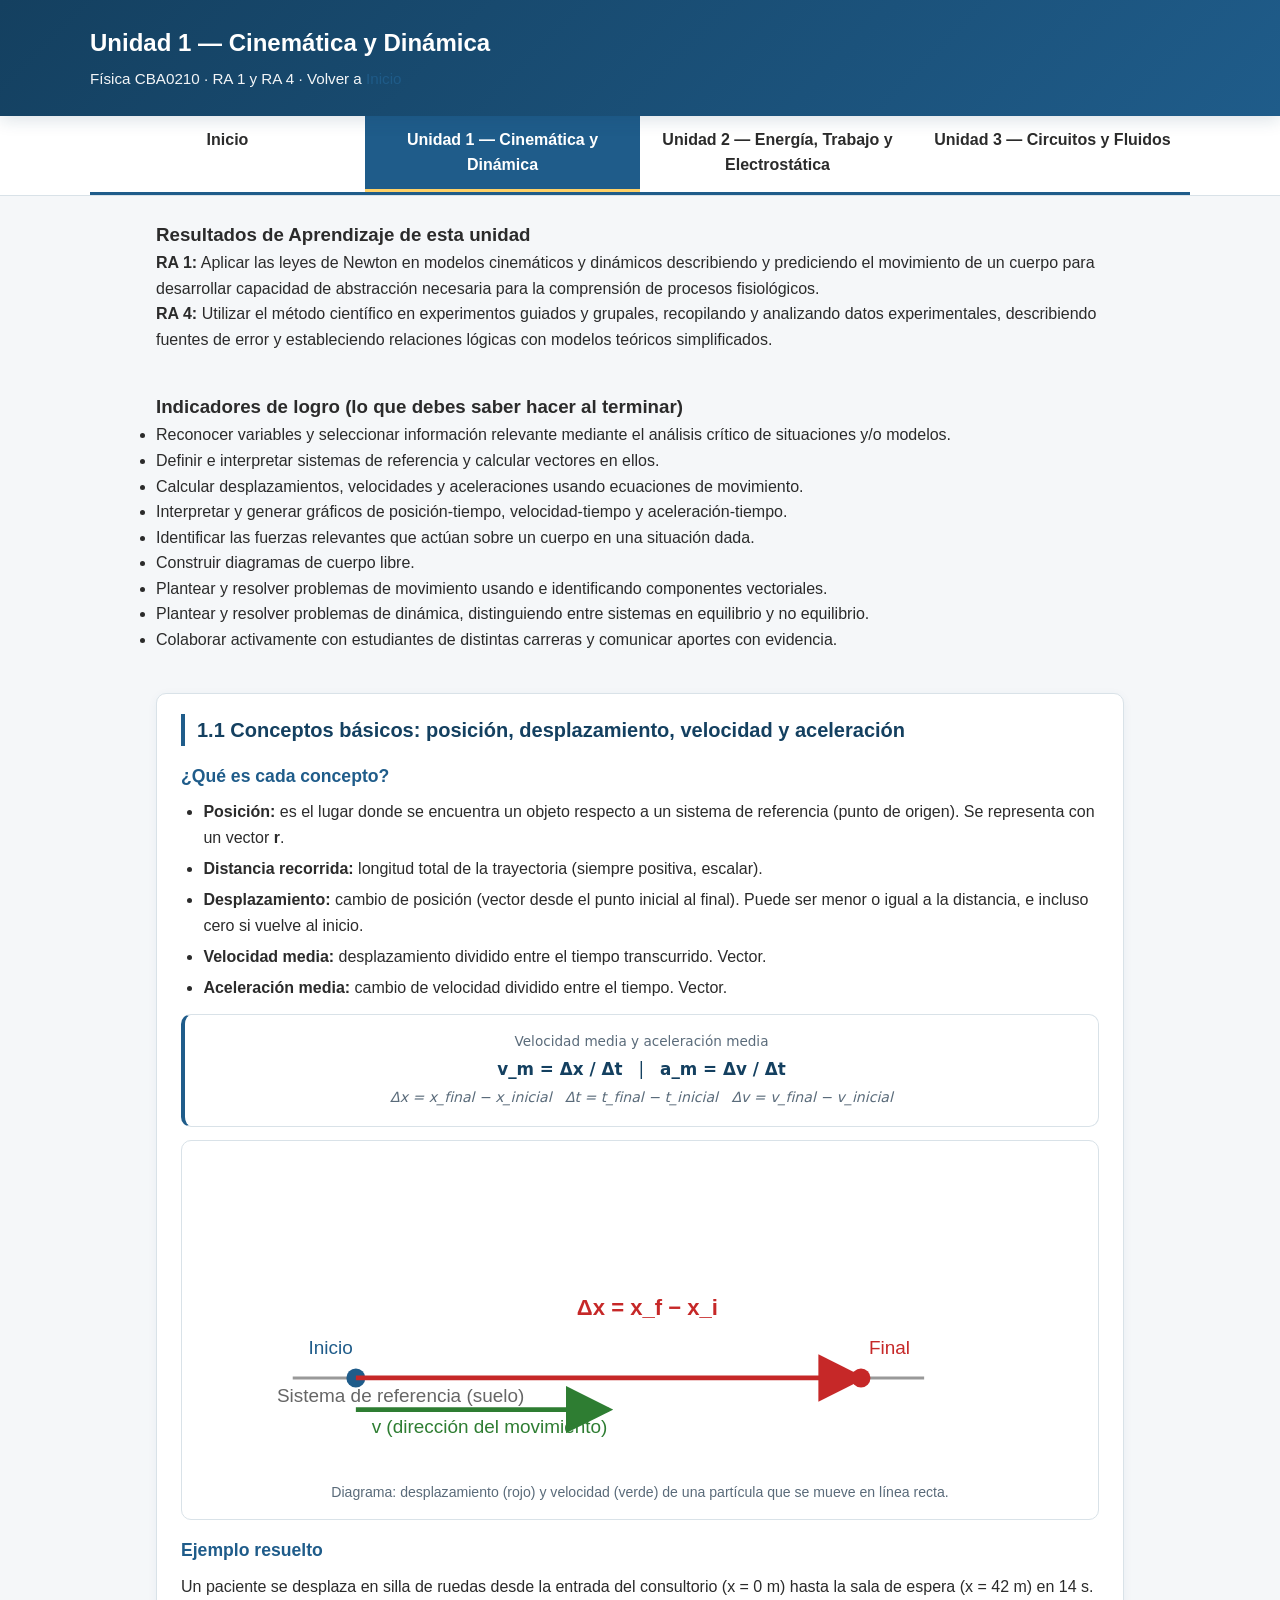
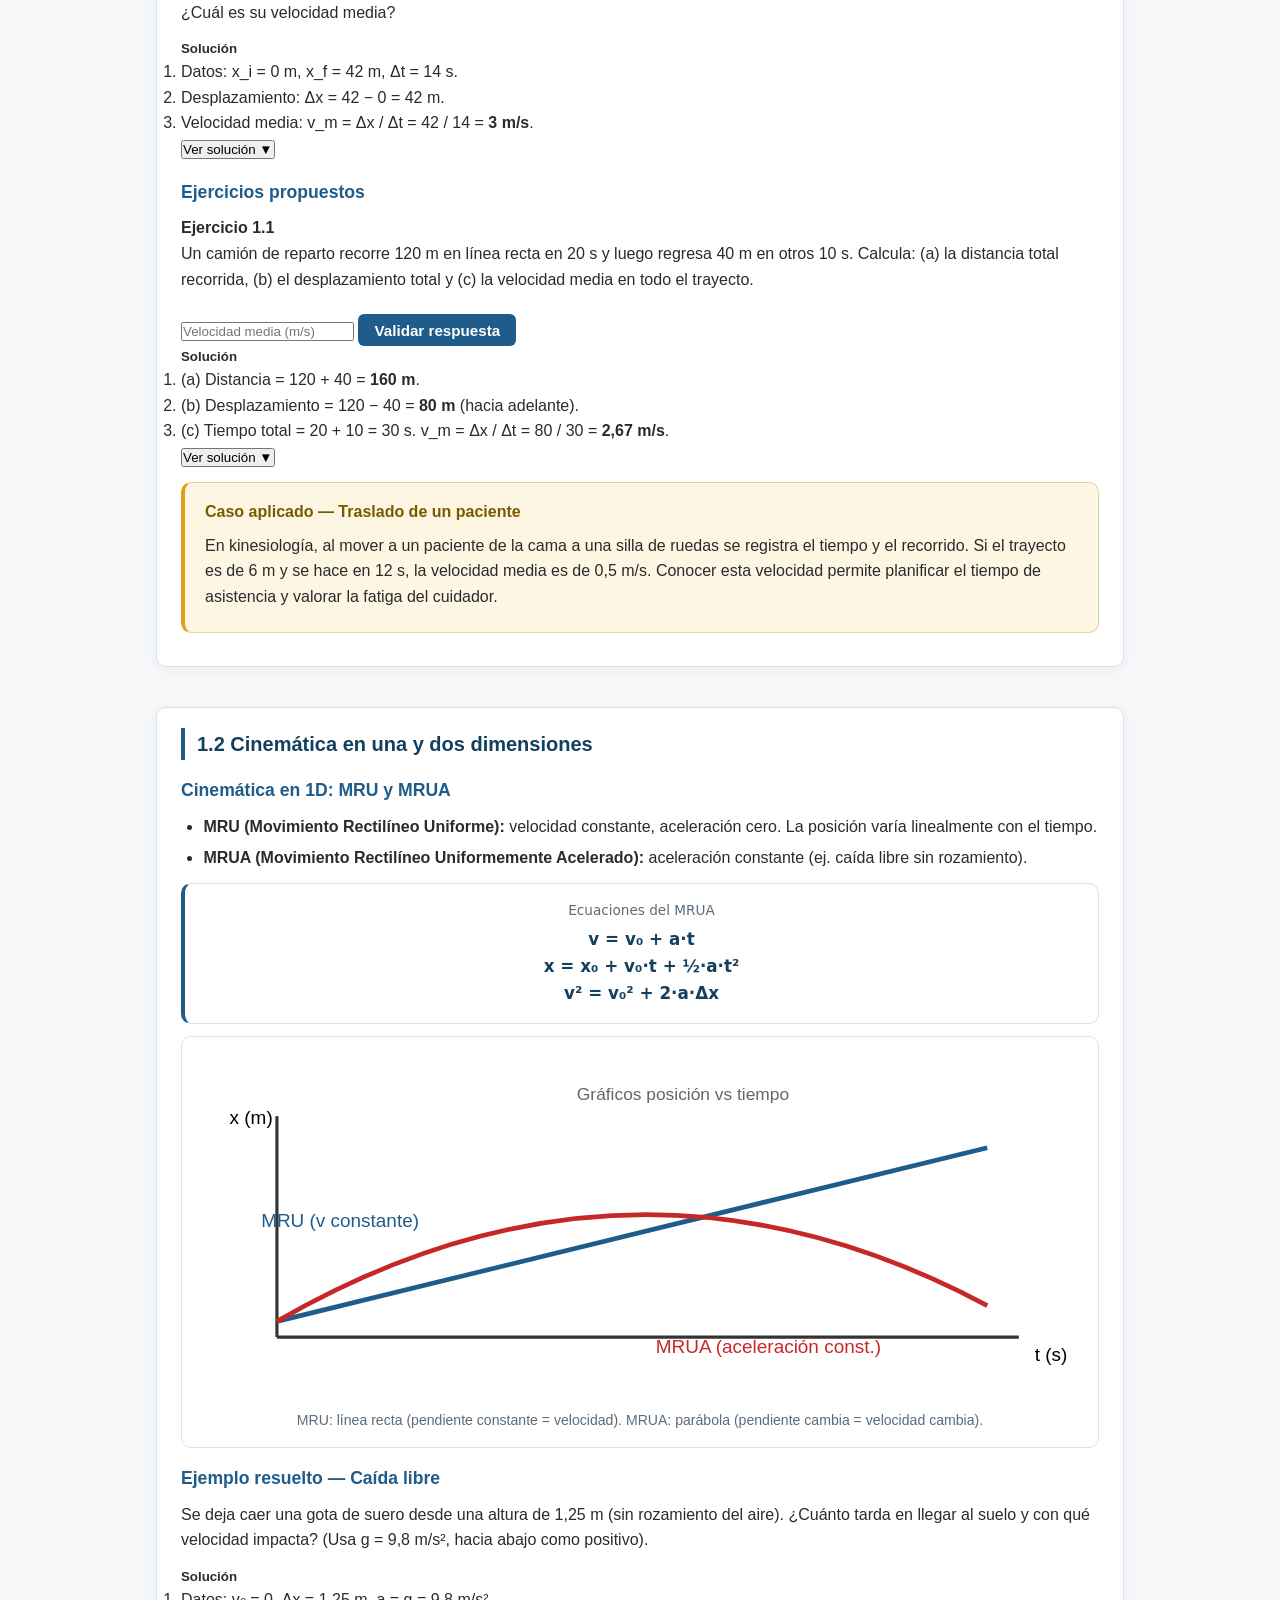
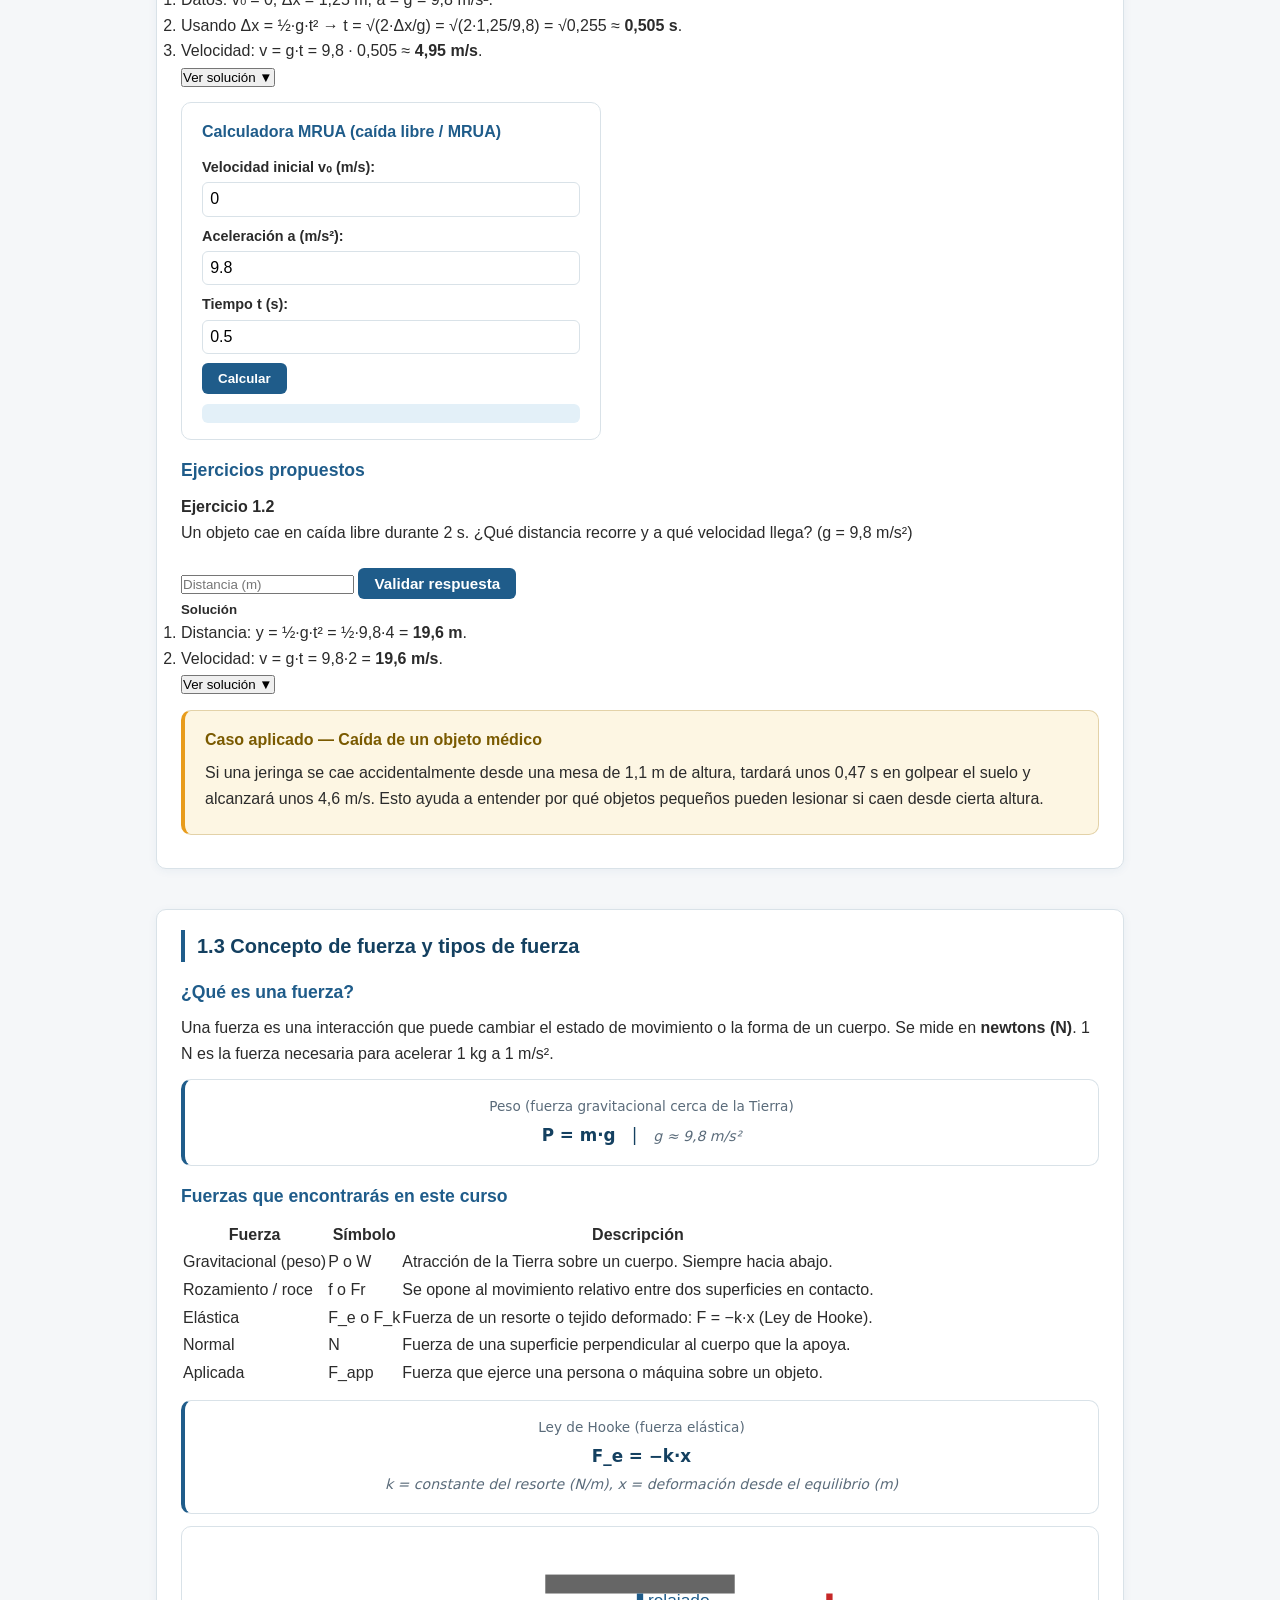
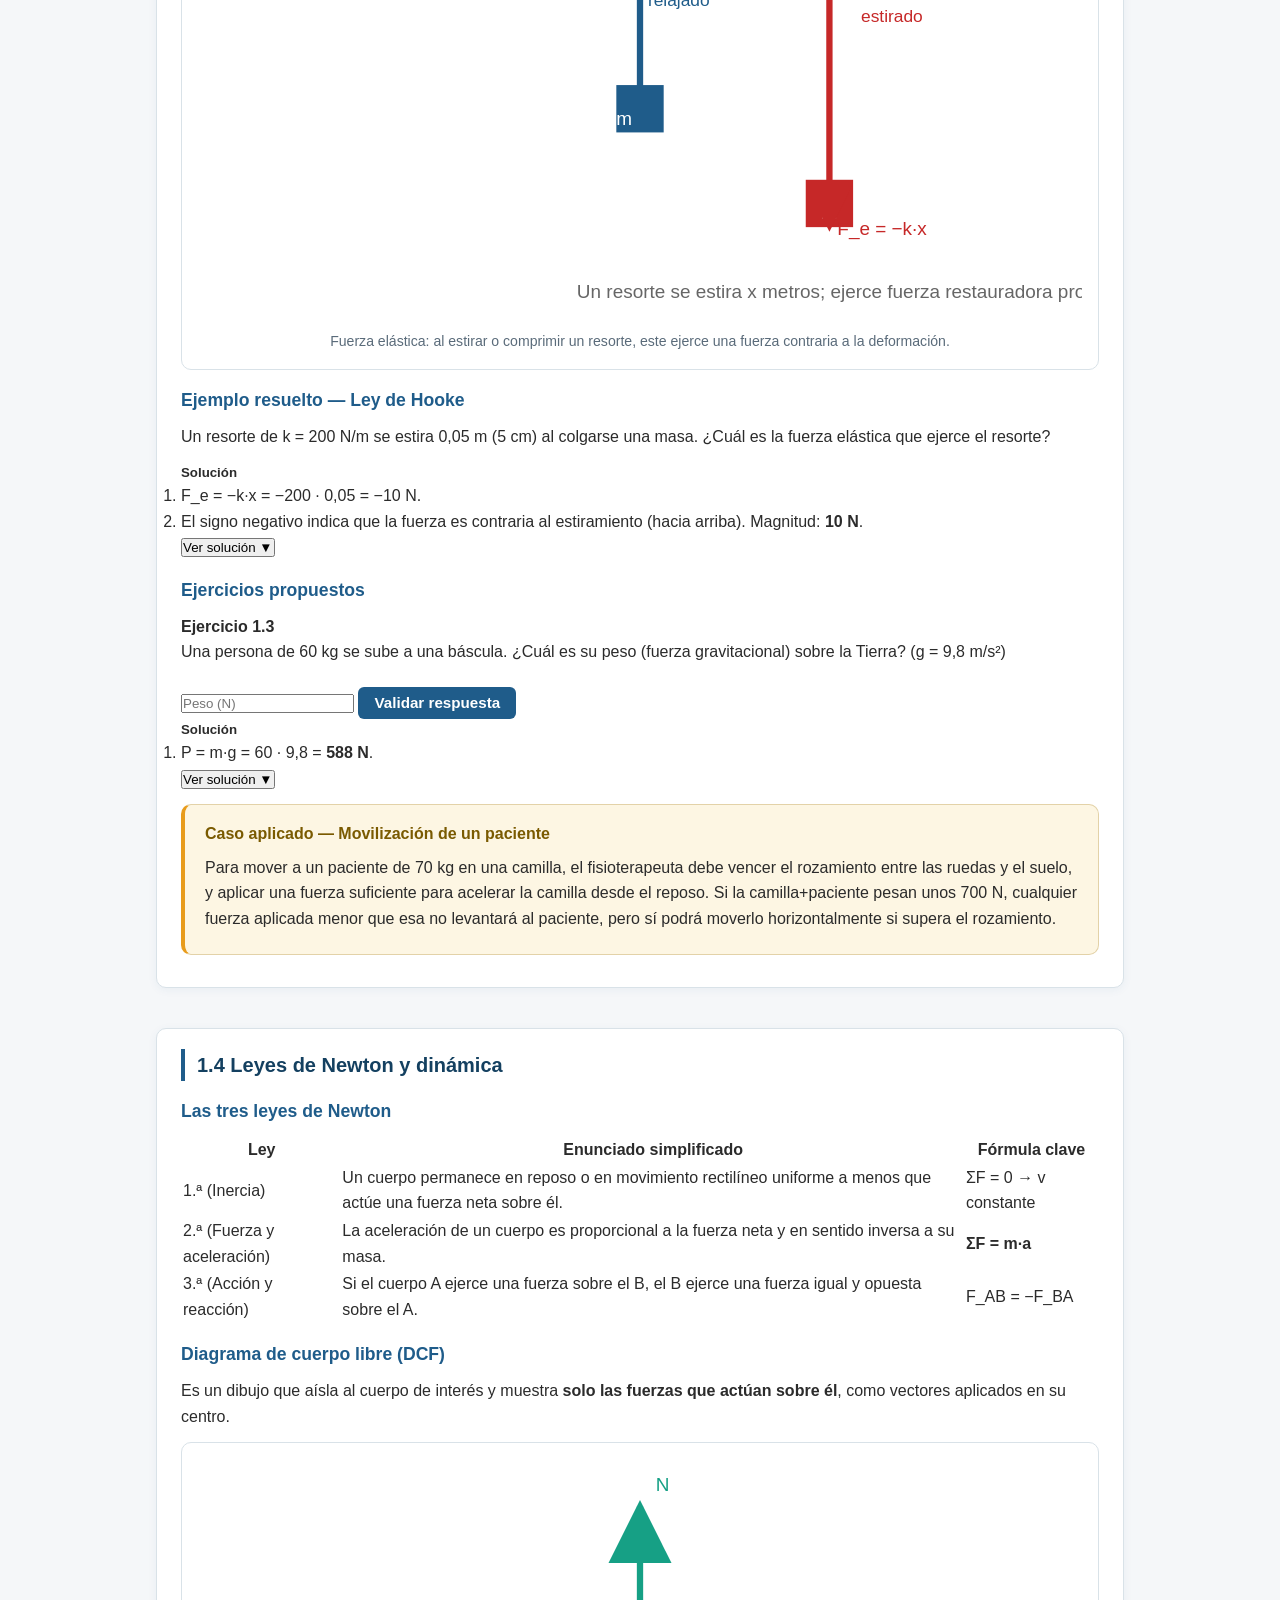
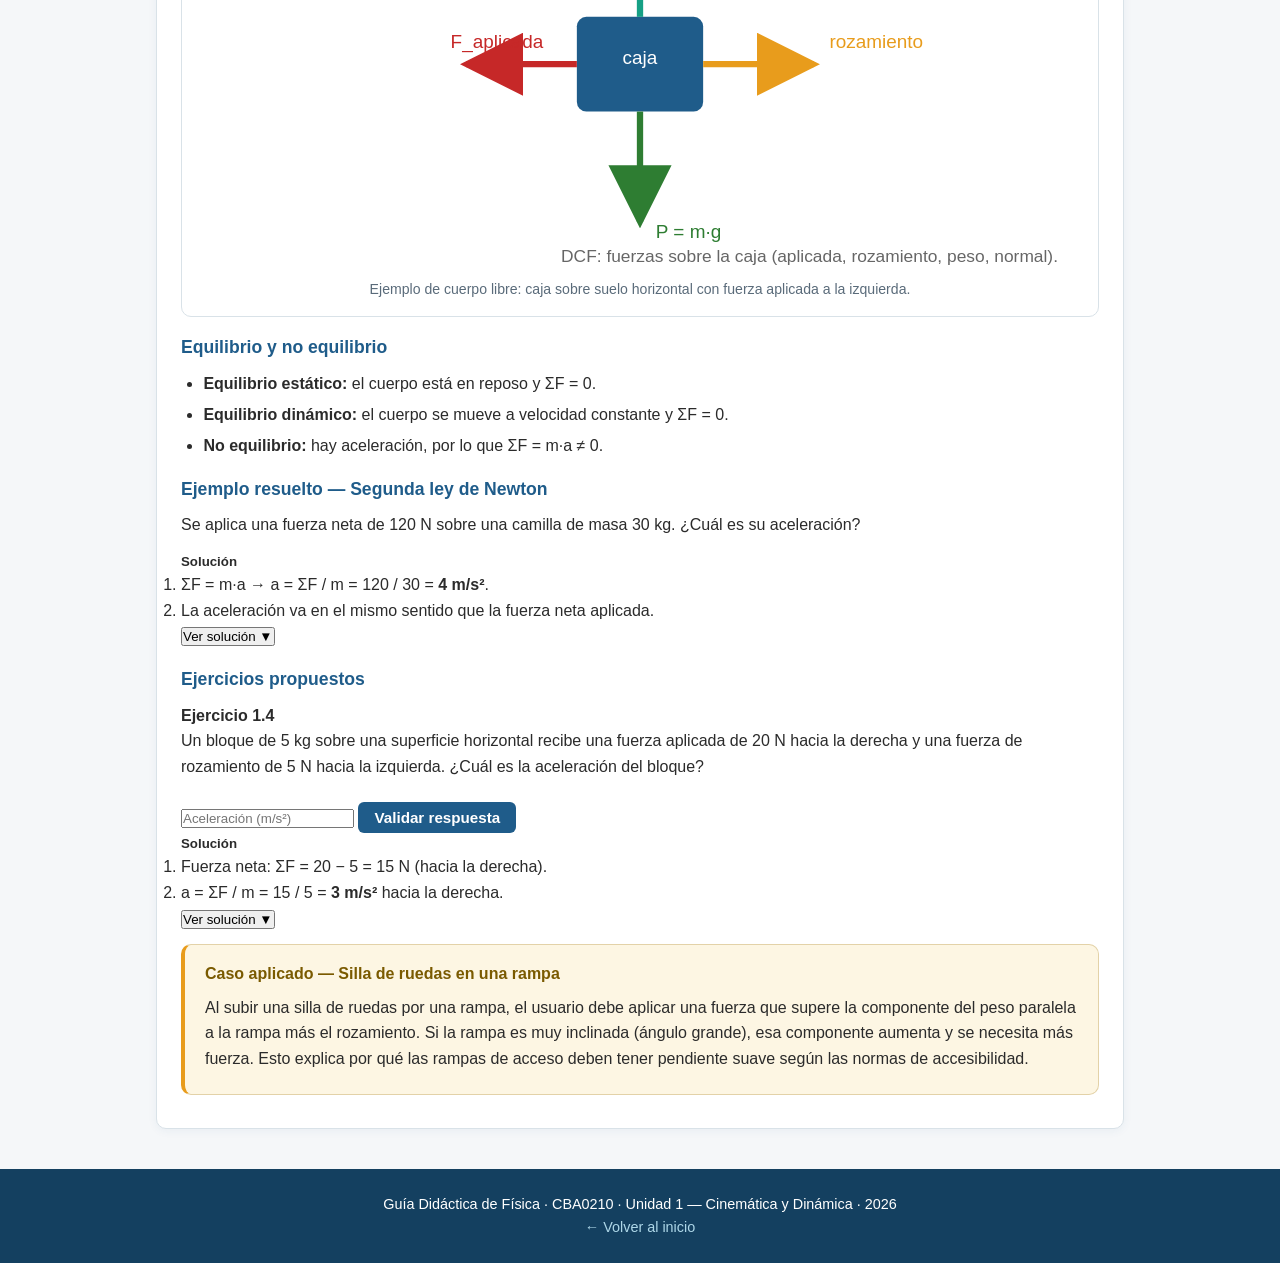
<file: _respaldo-v1/unidad1.html>
<!DOCTYPE html>
<html lang="es">
<head>
<meta charset="UTF-8">
<meta name="viewport" content="width=device-width, initial-scale=1.0">
<title>Unidad 1 — Cinemática y Dinámica · Física CBA0210</title>
<link rel="stylesheet" href="styles.css">
</head>
<body>

<header>
  <div class="header-container">
    <h1>Unidad 1 — Cinemática y Dinámica</h1>
    <p class="sub">Física CBA0210 &middot; RA 1 y RA 4 &middot; Volver a <a href="index.html">Inicio</a></p>
  </div>
</header>

<nav>
  <ul class="nav-list">
    <li><a href="index.html">Inicio</a></li>
    <li><a href="unidad1.html" class="activa">Unidad 1 — Cinemática y Dinámica</a></li>
    <li><a href="unidad2.html">Unidad 2 — Energía, Trabajo y Electrostática</a></li>
    <li><a href="unidad3.html">Unidad 3 — Circuitos y Fluidos</a></li>
  </ul>
</nav>

<main>

  <section class="seccion ra">
    <h3>Resultados de Aprendizaje de esta unidad</h3>
    <p><strong>RA 1:</strong> Aplicar las leyes de Newton en modelos cinemáticos y dinámicos describiendo y prediciendo el movimiento de un cuerpo para desarrollar capacidad de abstracción necesaria para la comprensión de procesos fisiológicos.</p>
    <p><strong>RA 4:</strong> Utilizar el método científico en experimentos guiados y grupales, recopilando y analizando datos experimentales, describiendo fuentes de error y estableciendo relaciones lógicas con modelos teóricos simplificados.</p>
  </section>

  <section class="seccion indicadores">
    <h3>Indicadores de logro (lo que debes saber hacer al terminar)</h3>
    <ul>
      <li>Reconocer variables y seleccionar información relevante mediante el análisis crítico de situaciones y/o modelos.</li>
      <li>Definir e interpretar sistemas de referencia y calcular vectores en ellos.</li>
      <li>Calcular desplazamientos, velocidades y aceleraciones usando ecuaciones de movimiento.</li>
      <li>Interpretar y generar gráficos de posición-tiempo, velocidad-tiempo y aceleración-tiempo.</li>
      <li>Identificar las fuerzas relevantes que actúan sobre un cuerpo en una situación dada.</li>
      <li>Construir diagramas de cuerpo libre.</li>
      <li>Plantear y resolver problemas de movimiento usando e identificando componentes vectoriales.</li>
      <li>Plantear y resolver problemas de dinámica, distinguiendo entre sistemas en equilibrio y no equilibrio.</li>
      <li>Colaborar activamente con estudiantes de distintas carreras y comunicar aportes con evidencia.</li>
    </ul>
  </section>

  <!-- ===================== TEMA 1.1 ===================== -->
  <section class="seccion">
    <div class="tarjeta">
      <h2>1.1 Conceptos básicos: posición, desplazamiento, velocidad y aceleración</h2>

      <h3>¿Qué es cada concepto?</h3>
      <ul>
        <li><strong>Posición:</strong> es el lugar donde se encuentra un objeto respecto a un sistema de referencia (punto de origen). Se representa con un vector <strong>r</strong>.</li>
        <li><strong>Distancia recorrida:</strong> longitud total de la trayectoria (siempre positiva, escalar).</li>
        <li><strong>Desplazamiento:</strong> cambio de posición (vector desde el punto inicial al final). Puede ser menor o igual a la distancia, e incluso cero si vuelve al inicio.</li>
        <li><strong>Velocidad media:</strong> desplazamiento dividido entre el tiempo transcurrido. Vector.</li>
        <li><strong>Aceleración media:</strong> cambio de velocidad dividido entre el tiempo. Vector.</li>
      </ul>

      <div class="formula">
        <span class="etiqueta">Velocidad media y aceleración media</span>
        <strong>v_m = Δx / Δt</strong> &nbsp;&nbsp;|&nbsp;&nbsp; <strong>a_m = Δv / Δt</strong><br>
        <span class="nota">Δx = x_final − x_inicial &nbsp; Δt = t_final − t_inicial &nbsp; Δv = v_final − v_inicial</span>
      </div>

      <div class="diagrama">
        <svg viewBox="0 0 560 200" xmlns="http://www.w3.org/2000/svg">
          <line x1="60" y1="140" x2="460" y2="140" stroke="#999" stroke-width="2"/>
          <text x="50" y="155" font-size="12" fill="#666">Sistema de referencia (suelo)</text>
          <!-- punto inicial -->
          <circle cx="100" cy="140" r="6" fill="#1f5c8a"/>
          <text x="70" y="125" font-size="12" fill="#1f5c8a">Inicio</text>
          <!-- punto final -->
          <circle cx="420" cy="140" r="6" fill="#c62828"/>
          <text x="425" y="125" font-size="12" fill="#c62828">Final</text>
          <!-- flecha desplazamiento -->
          <line x1="100" y1="140" x2="420" y2="140" stroke="#c62828" stroke-width="3" marker-end="url(#f1)"/>
          <defs>
            <marker id="f1" markerWidth="10" markerHeight="10" refX="9" refY="5" orient="auto">
              <polygon points="0,0 10,5 0,10" fill="#c62828"/>
            </marker>
          </defs>
          <text x="240" y="100" font-size="14" fill="#c62828" font-weight="bold">Δx = x_f − x_i</text>
          <!-- velocidad -->
          <line x1="100" y1="160" x2="260" y2="160" stroke="#2e7d32" stroke-width="3" marker-end="url(#f2)"/>
          <defs>
            <marker id="f2" markerWidth="10" markerHeight="10" refX="9" refY="5" orient="auto">
              <polygon points="0,0 10,5 0,10" fill="#2e7d32"/>
            </marker>
          </defs>
          <text x="110" y="175" font-size="12" fill="#2e7d32">v (dirección del movimiento)</text>
        </svg>
        <div class="leyenda">Diagrama: desplazamiento (rojo) y velocidad (verde) de una partícula que se mueve en línea recta.</div>
      </div>

      <h3>Ejemplo resuelto</h3>
      <p>Un paciente se desplaza en silla de ruedas desde la entrada del consultorio (x = 0 m) hasta la sala de espera (x = 42 m) en 14 s. ¿Cuál es su velocidad media?</p>
      <div class="solucion" id="sol-u1-1">
        <h5>Solución</h5>
        <ol>
          <li>Datos: x_i = 0 m, x_f = 42 m, Δt = 14 s.</li>
          <li>Desplazamiento: Δx = 42 − 0 = 42 m.</li>
          <li>Velocidad media: v_m = Δx / Δt = 42 / 14 = <strong>3 m/s</strong>.</li>
        </ol>
      </div>
      <button class="btn-solucion" data-target="sol-u1-1">Ver solución ▼</button>

      <h3>Ejercicios propuestos</h3>
      <div class="ejercicio">
        <h4>Ejercicio 1.1</h4>
        <p>Un camión de reparto recorre 120 m en línea recta en 20 s y luego regresa 40 m en otros 10 s. Calcula: (a) la distancia total recorrida, (b) el desplazamiento total y (c) la velocidad media en todo el trayecto.</p>
        <input type="number" id="e1-1-resp" placeholder="Velocidad media (m/s)">
        <button class="btn-validar" data-target="e1-1">Validar respuesta</button>
        <span id="e1-1-msg"></span>
        <div class="solucion" id="sol-e1-1">
          <h5>Solución</h5>
          <ol>
            <li>(a) Distancia = 120 + 40 = <strong>160 m</strong>.</li>
            <li>(b) Desplazamiento = 120 − 40 = <strong>80 m</strong> (hacia adelante).</li>
            <li>(c) Tiempo total = 20 + 10 = 30 s. v_m = Δx / Δt = 80 / 30 = <strong>2,67 m/s</strong>.</li>
          </ol>
        </div>
      </div>
      <button class="btn-solucion" data-target="sol-e1-1">Ver solución ▼</button>

      <div class="caso">
        <h4>Caso aplicado — Traslado de un paciente</h4>
        <p>En kinesiología, al mover a un paciente de la cama a una silla de ruedas se registra el tiempo y el recorrido. Si el trayecto es de 6 m y se hace en 12 s, la velocidad media es de 0,5 m/s. Conocer esta velocidad permite planificar el tiempo de asistencia y valorar la fatiga del cuidador.</p>
      </div>
    </div>
  </section>

  <!-- ===================== TEMA 1.2 ===================== -->
  <section class="seccion">
    <div class="tarjeta">
      <h2>1.2 Cinemática en una y dos dimensiones</h2>

      <h3>Cinemática en 1D: MRU y MRUA</h3>
      <ul>
        <li><strong>MRU (Movimiento Rectilíneo Uniforme):</strong> velocidad constante, aceleración cero. La posición varía linealmente con el tiempo.</li>
        <li><strong>MRUA (Movimiento Rectilíneo Uniformemente Acelerado):</strong> aceleración constante (ej. caída libre sin rozamiento).</li>
      </ul>

      <div class="formula">
        <span class="etiqueta">Ecuaciones del MRUA</span>
        <strong>v = v₀ + a·t</strong><br>
        <strong>x = x₀ + v₀·t + ½·a·t²</strong><br>
        <strong>v² = v₀² + 2·a·Δx</strong>
      </div>

      <div class="diagrama">
        <svg viewBox="0 0 560 220" xmlns="http://www.w3.org/2000/svg">
          <!-- Eje x-t -->
          <line x1="50" y1="180" x2="520" y2="180" stroke="#333" stroke-width="2"/>
          <line x1="50" y1="180" x2="50" y2="40" stroke="#333" stroke-width="2"/>
          <text x="530" y="195" font-size="12">t (s)</text>
          <text x="20" y="45" font-size="12">x (m)</text>
          <!-- MRU: linea recta pendiente constante -->
          <line x1="50" y1="170" x2="500" y2="60" stroke="#1f5c8a" stroke-width="3"/>
          <text x="40" y="110" font-size="12" fill="#1f5c8a">MRU (v constante)</text>
          <!-- MRUA: parabola -->
          <path d="M 50 170 Q 275 40 500 160" fill="none" stroke="#c62828" stroke-width="3"/>
          <text x="290" y="190" font-size="12" fill="#c62828">MRUA (aceleración const.)</text>
          <text x="240" y="30" font-size="11" fill="#666">Gráficos posición vs tiempo</text>
        </svg>
        <div class="leyenda">MRU: línea recta (pendiente constante = velocidad). MRUA: parábola (pendiente cambia = velocidad cambia).</div>
      </div>

      <h3>Ejemplo resuelto — Caída libre</h3>
      <p>Se deja caer una gota de suero desde una altura de 1,25 m (sin rozamiento del aire). ¿Cuánto tarda en llegar al suelo y con qué velocidad impacta? (Usa g = 9,8 m/s², hacia abajo como positivo).</p>
      <div class="solucion" id="sol-u1-2">
        <h5>Solución</h5>
        <ol>
          <li>Datos: v₀ = 0, Δx = 1,25 m, a = g = 9,8 m/s².</li>
          <li>Usando Δx = ½·g·t² → t = √(2·Δx/g) = √(2·1,25/9,8) = √0,255 ≈ <strong>0,505 s</strong>.</li>
          <li>Velocidad: v = g·t = 9,8 · 0,505 ≈ <strong>4,95 m/s</strong>.</li>
        </ol>
      </div>
      <button class="btn-solucion" data-target="sol-u1-2">Ver solución ▼</button>

      <div class="calculadora">
        <h4>Calculadora MRUA (caída libre / MRUA)</h4>
        <label>Velocidad inicial v₀ (m/s):</label>
        <input type="number" id="mrua-v0" value="0">
        <label>Aceleración a (m/s²):</label>
        <input type="number" id="mrua-a" value="9.8">
        <label>Tiempo t (s):</label>
        <input type="number" id="mrua-t" value="0.5">
        <button id="btn-mrua">Calcular</button>
        <div class="resultado" id="mrua-resultado"></div>
      </div>

      <h3>Ejercicios propuestos</h3>
      <div class="ejercicio">
        <h4>Ejercicio 1.2</h4>
        <p>Un objeto cae en caída libre durante 2 s. ¿Qué distancia recorre y a qué velocidad llega? (g = 9,8 m/s²)</p>
        <input type="number" id="e1-2-resp" placeholder="Distancia (m)">
        <button class="btn-validar" data-target="e1-2">Validar respuesta</button>
        <span id="e1-2-msg"></span>
        <div class="solucion" id="sol-e1-2">
          <h5>Solución</h5>
          <ol>
            <li>Distancia: y = ½·g·t² = ½·9,8·4 = <strong>19,6 m</strong>.</li>
            <li>Velocidad: v = g·t = 9,8·2 = <strong>19,6 m/s</strong>.</li>
          </ol>
        </div>
      </div>
      <button class="btn-solucion" data-target="sol-e1-2">Ver solución ▼</button>

      <div class="caso">
        <h4>Caso aplicado — Caída de un objeto médico</h4>
        <p>Si una jeringa se cae accidentalmente desde una mesa de 1,1 m de altura, tardará unos 0,47 s en golpear el suelo y alcanzará unos 4,6 m/s. Esto ayuda a entender por qué objetos pequeños pueden lesionar si caen desde cierta altura.</p>
      </div>
    </div>
  </section>

  <!-- ===================== TEMA 1.3-1.4 ===================== -->
  <section class="seccion">
    <div class="tarjeta">
      <h2>1.3 Concepto de fuerza y tipos de fuerza</h2>

      <h3>¿Qué es una fuerza?</h3>
      <p>Una fuerza es una interacción que puede cambiar el estado de movimiento o la forma de un cuerpo. Se mide en <strong>newtons (N)</strong>. 1 N es la fuerza necesaria para acelerar 1 kg a 1 m/s².</p>

      <div class="formula">
        <span class="etiqueta">Peso (fuerza gravitacional cerca de la Tierra)</span>
        <strong>P = m·g</strong> &nbsp;&nbsp;|&nbsp;&nbsp; <span class="nota">g ≈ 9,8 m/s²</span>
      </div>

      <h3>Fuerzas que encontrarás en este curso</h3>
      <table>
        <tr><th>Fuerza</th><th>Símbolo</th><th>Descripción</th></tr>
        <tr><td>Gravitacional (peso)</td><td>P o W</td><td>Atracción de la Tierra sobre un cuerpo. Siempre hacia abajo.</td></tr>
        <tr><td>Rozamiento / roce</td><td>f o Fr</td><td>Se opone al movimiento relativo entre dos superficies en contacto.</td></tr>
        <tr><td>Elástica</td><td>F_e o F_k</td><td>Fuerza de un resorte o tejido deformado: F = −k·x (Ley de Hooke).</td></tr>
        <tr><td>Normal</td><td>N</td><td>Fuerza de una superficie perpendicular al cuerpo que la apoya.</td></tr>
        <tr><td>Aplicada</td><td>F_app</td><td>Fuerza que ejerce una persona o máquina sobre un objeto.</td></tr>
      </table>

      <div class="formula">
        <span class="etiqueta">Ley de Hooke (fuerza elástica)</span>
        <strong>F_e = −k·x</strong><br>
        <span class="nota">k = constante del resorte (N/m), x = deformación desde el equilibrio (m)</span>
      </div>

      <div class="diagrama">
        <svg viewBox="0 0 560 240" xmlns="http://www.w3.org/2000/svg">
          <!-- Techo -->
          <rect x="220" y="20" width="120" height="12" fill="#666"/>
          <!-- Resorte relajado -->
          <line x1="280" y1="32" x2="280" y2="100" stroke="#1f5c8a" stroke-width="4"/>
          <rect x="265" y="90" width="30" height="30" fill="#1f5c8a"/>
          <text x="270" y="115" font-size="12" fill="#fff" text-anchor="middle">m</text>
          <text x="285" y="40" font-size="11" fill="#1f5c8a">relajado</text>
          <!-- Resorte estirado -->
          <line x1="400" y1="32" x2="400" y2="160" stroke="#c62828" stroke-width="4"/>
          <rect x="385" y="150" width="30" height="30" fill="#c62828"/>
          <text x="400" y="175" font-size="12" fill="#fff" text-anchor="middle">m</text>
          <line x1="400" y1="160" x2="400" y2="180" stroke="#c62828" stroke-width="3" marker-end="url(#fs)"/>
          <text x="405" y="185" font-size="12" fill="#c62828">F_e = −k·x</text>
          <defs>
            <marker id="fs" markerWidth="10" markerHeight="10" refX="9" refY="5" orient="auto">
              <polygon points="0,0 10,5 0,10" fill="#c62828"/>
            </marker>
          </defs>
          <text x="420" y="50" font-size="11" fill="#c62828">estirado</text>
          <text x="240" y="225" font-size="12" fill="#666">Un resorte se estira x metros; ejerce fuerza restauradora proporcional a x.</text>
        </svg>
        <div class="leyenda">Fuerza elástica: al estirar o comprimir un resorte, este ejerce una fuerza contraria a la deformación.</div>
      </div>

      <h3>Ejemplo resuelto — Ley de Hooke</h3>
      <p>Un resorte de k = 200 N/m se estira 0,05 m (5 cm) al colgarse una masa. ¿Cuál es la fuerza elástica que ejerce el resorte?</p>
      <div class="solucion" id="sol-u1-3">
        <h5>Solución</h5>
        <ol>
          <li>F_e = −k·x = −200 · 0,05 = −10 N.</li>
          <li>El signo negativo indica que la fuerza es contraria al estiramiento (hacia arriba). Magnitud: <strong>10 N</strong>.</li>
        </ol>
      </div>
      <button class="btn-solucion" data-target="sol-u1-3">Ver solución ▼</button>

      <h3>Ejercicios propuestos</h3>
      <div class="ejercicio">
        <h4>Ejercicio 1.3</h4>
        <p>Una persona de 60 kg se sube a una báscula. ¿Cuál es su peso (fuerza gravitacional) sobre la Tierra? (g = 9,8 m/s²)</p>
        <input type="number" id="e1-3-resp" placeholder="Peso (N)">
        <button class="btn-validar" data-target="e1-3">Validar respuesta</button>
        <span id="e1-3-msg"></span>
        <div class="solucion" id="sol-e1-3">
          <h5>Solución</h5>
          <ol>
            <li>P = m·g = 60 · 9,8 = <strong>588 N</strong>.</li>
          </ol>
        </div>
      </div>
      <button class="btn-solucion" data-target="sol-e1-3">Ver solución ▼</button>

      <div class="caso">
        <h4>Caso aplicado — Movilización de un paciente</h4>
        <p>Para mover a un paciente de 70 kg en una camilla, el fisioterapeuta debe vencer el rozamiento entre las ruedas y el suelo, y aplicar una fuerza suficiente para acelerar la camilla desde el reposo. Si la camilla+paciente pesan unos 700 N, cualquier fuerza aplicada menor que esa no levantará al paciente, pero sí podrá moverlo horizontalmente si supera el rozamiento.</p>
      </div>
    </div>
  </section>

  <!-- ===================== TEMA 1.5-1.6-1.7 ===================== -->
  <section class="seccion">
    <div class="tarjeta">
      <h2>1.4 Leyes de Newton y dinámica</h2>

      <h3>Las tres leyes de Newton</h3>
      <table>
        <tr><th>Ley</th><th>Enunciado simplificado</th><th>Fórmula clave</th></tr>
        <tr><td>1.ª (Inercia)</td><td>Un cuerpo permanece en reposo o en movimiento rectilíneo uniforme a menos que actúe una fuerza neta sobre él.</td><td>ΣF = 0 → v constante</td></tr>
        <tr><td>2.ª (Fuerza y aceleración)</td><td>La aceleración de un cuerpo es proporcional a la fuerza neta y en sentido inversa a su masa.</td><td><strong>ΣF = m·a</strong></td></tr>
        <tr><td>3.ª (Acción y reacción)</td><td>Si el cuerpo A ejerce una fuerza sobre el B, el B ejerce una fuerza igual y opuesta sobre el A.</td><td>F_AB = −F_BA</td></tr>
      </table>

      <h3>Diagrama de cuerpo libre (DCF)</h3>
      <p>Es un dibujo que aísla al cuerpo de interés y muestra <strong>solo las fuerzas que actúan sobre él</strong>, como vectores aplicados en su centro.</p>

      <div class="diagrama">
        <svg viewBox="0 0 560 260" xmlns="http://www.w3.org/2000/svg">
          <!-- Cuerpo -->
          <rect x="240" y="100" width="80" height="60" fill="#1f5c8a" rx="6"/>
          <text x="280" y="130" font-size="12" fill="#fff" text-anchor="middle">caja</text>
          <!-- Fuerza aplicada -->
          <line x1="240" y1="130" x2="170" y2="130" stroke="#c62828" stroke-width="4" marker-end="url(#fa)"/>
          <text x="160" y="120" font-size="12" fill="#c62828">F_aplicada</text>
          <!-- Rozamiento -->
          <line x1="320" y1="130" x2="390" y2="130" stroke="#e89c1c" stroke-width="4" marker-end="url(#fb)"/>
          <text x="400" y="120" font-size="12" fill="#e89c1c">rozamiento</text>
          <!-- Peso -->
          <line x1="280" y1="160" x2="280" y2="230" stroke="#2e7d32" stroke-width="4" marker-end="url(#fc)"/>
          <text x="290" y="240" font-size="12" fill="#2e7d32">P = m·g</text>
          <!-- Normal -->
          <line x1="280" y1="100" x2="280" y2="30" stroke="#16a085" stroke-width="4" marker-end="url(#fd)"/>
          <text x="290" y="20" font-size="12" fill="#16a085">N</text>
          <defs>
            <marker id="fa" markerWidth="10" markerHeight="10" refX="9" refY="5" orient="auto"><polygon points="0,0 10,5 0,10" fill="#c62828"/></marker>
            <marker id="fb" markerWidth="10" markerHeight="10" refX="9" refY="5" orient="auto"><polygon points="0,0 10,5 0,10" fill="#e89c1c"/></marker>
            <marker id="fc" markerWidth="10" markerHeight="10" refX="9" refY="5" orient="auto"><polygon points="0,0 10,5 0,10" fill="#2e7d32"/></marker>
            <marker id="fd" markerWidth="10" markerHeight="10" refX="9" refY="5" orient="auto"><polygon points="0,0 10,5 0,10" fill="#16a085"/></marker>
          </defs>
          <text x="230" y="255" font-size="11" fill="#666">DCF: fuerzas sobre la caja (aplicada, rozamiento, peso, normal).</text>
        </svg>
        <div class="leyenda">Ejemplo de cuerpo libre: caja sobre suelo horizontal con fuerza aplicada a la izquierda.</div>
      </div>

      <h3>Equilibrio y no equilibrio</h3>
      <ul>
        <li><strong>Equilibrio estático:</strong> el cuerpo está en reposo y ΣF = 0.</li>
        <li><strong>Equilibrio dinámico:</strong> el cuerpo se mueve a velocidad constante y ΣF = 0.</li>
        <li><strong>No equilibrio:</strong> hay aceleración, por lo que ΣF = m·a ≠ 0.</li>
      </ul>

      <h3>Ejemplo resuelto — Segunda ley de Newton</h3>
      <p>Se aplica una fuerza neta de 120 N sobre una camilla de masa 30 kg. ¿Cuál es su aceleración?</p>
      <div class="solucion" id="sol-u1-4">
        <h5>Solución</h5>
        <ol>
          <li>ΣF = m·a → a = ΣF / m = 120 / 30 = <strong>4 m/s²</strong>.</li>
          <li>La aceleración va en el mismo sentido que la fuerza neta aplicada.</li>
        </ol>
      </div>
      <button class="btn-solucion" data-target="sol-u1-4">Ver solución ▼</button>

      <h3>Ejercicios propuestos</h3>
      <div class="ejercicio">
        <h4>Ejercicio 1.4</h4>
        <p>Un bloque de 5 kg sobre una superficie horizontal recibe una fuerza aplicada de 20 N hacia la derecha y una fuerza de rozamiento de 5 N hacia la izquierda. ¿Cuál es la aceleración del bloque?</p>
        <input type="number" id="e1-4-resp" placeholder="Aceleración (m/s²)">
        <button class="btn-validar" data-target="e1-4">Validar respuesta</button>
        <span id="e1-4-msg"></span>
        <div class="solucion" id="sol-e1-4">
          <h5>Solución</h5>
          <ol>
            <li>Fuerza neta: ΣF = 20 − 5 = 15 N (hacia la derecha).</li>
            <li>a = ΣF / m = 15 / 5 = <strong>3 m/s²</strong> hacia la derecha.</li>
          </ol>
        </div>
      </div>
      <button class="btn-solucion" data-target="sol-e1-4">Ver solución ▼</button>

      <div class="caso">
        <h4>Caso aplicado — Silla de ruedas en una rampa</h4>
        <p>Al subir una silla de ruedas por una rampa, el usuario debe aplicar una fuerza que supere la componente del peso paralela a la rampa más el rozamiento. Si la rampa es muy inclinada (ángulo grande), esa componente aumenta y se necesita más fuerza. Esto explica por qué las rampas de acceso deben tener pendiente suave según las normas de accesibilidad.</p>
      </div>
    </div>
  </section>

</main>

<footer>
  <p>Guía Didáctica de Física &middot; CBA0210 &middot; Unidad 1 — Cinemática y Dinámica &middot; 2026</p>
  <p><a href="index.html">← Volver al inicio</a></p>
</footer>

<script src="app.js"></script>
</body>
</html>
</file>
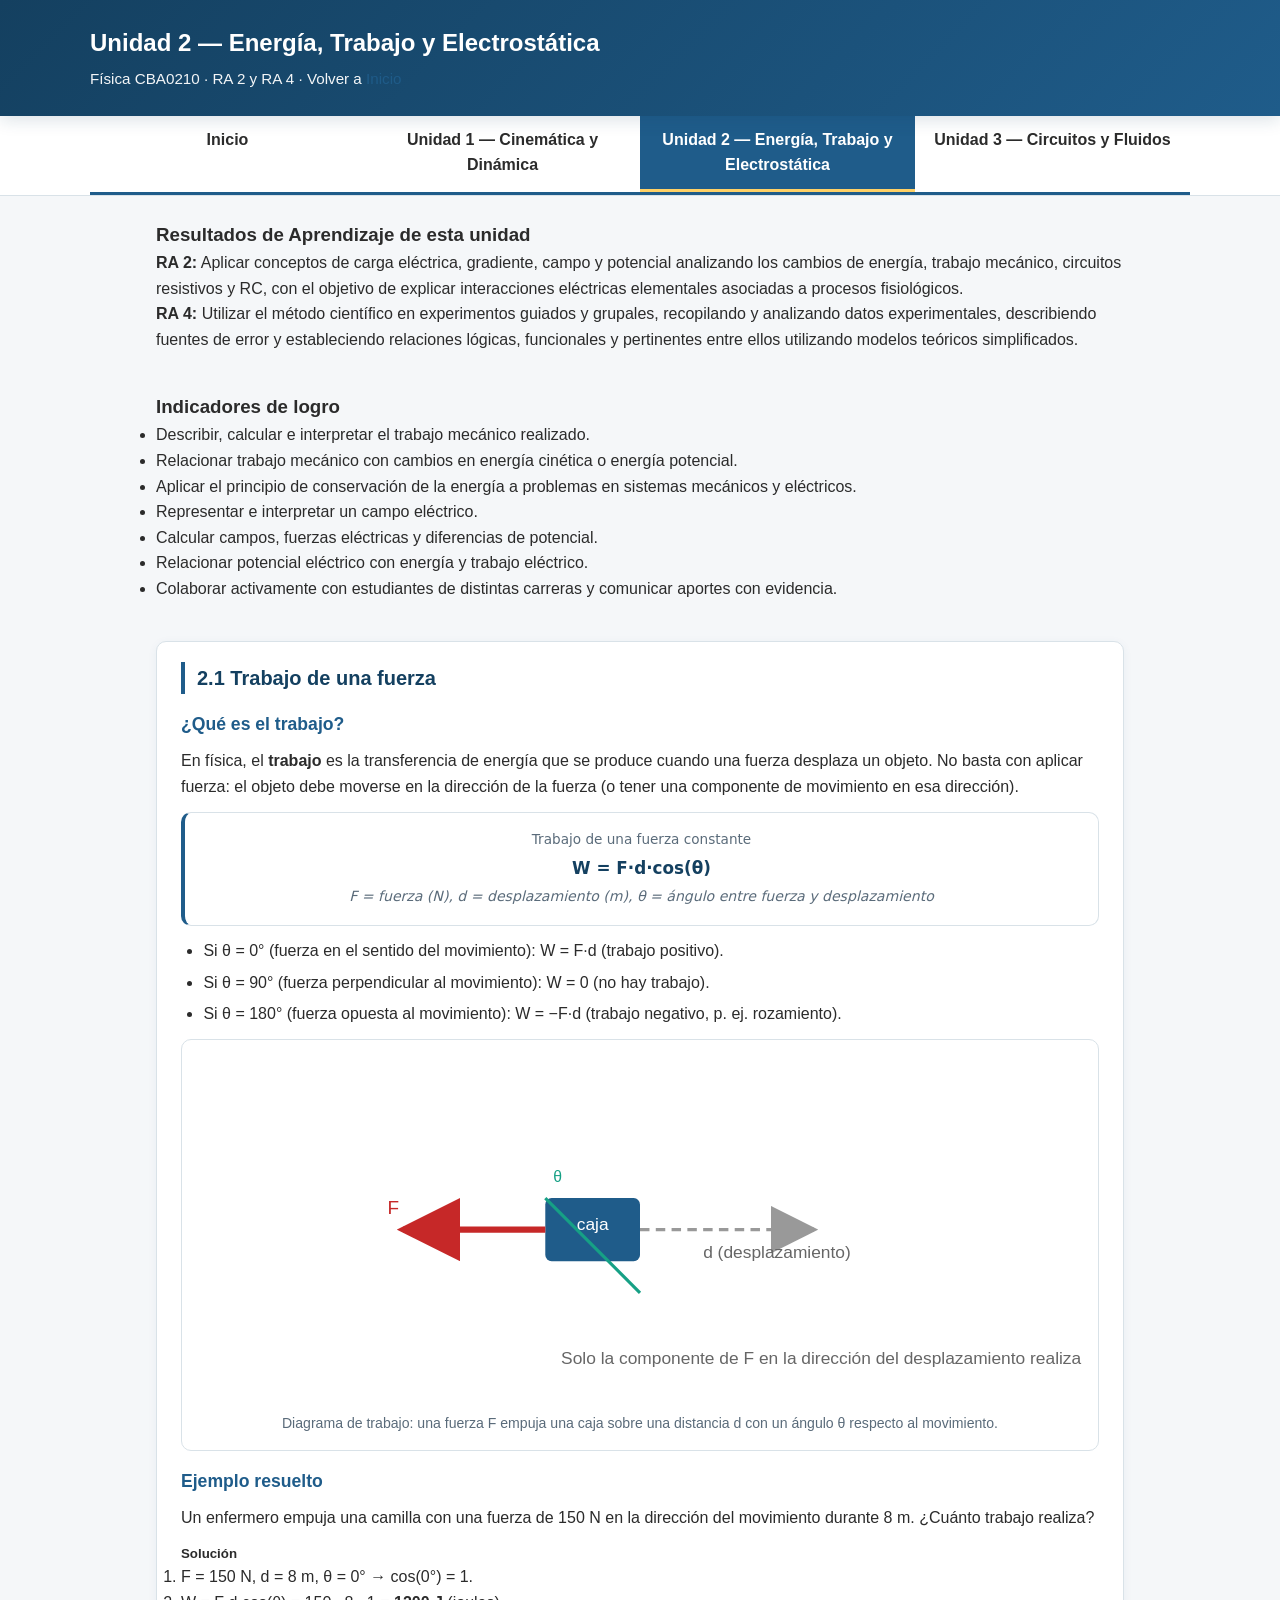
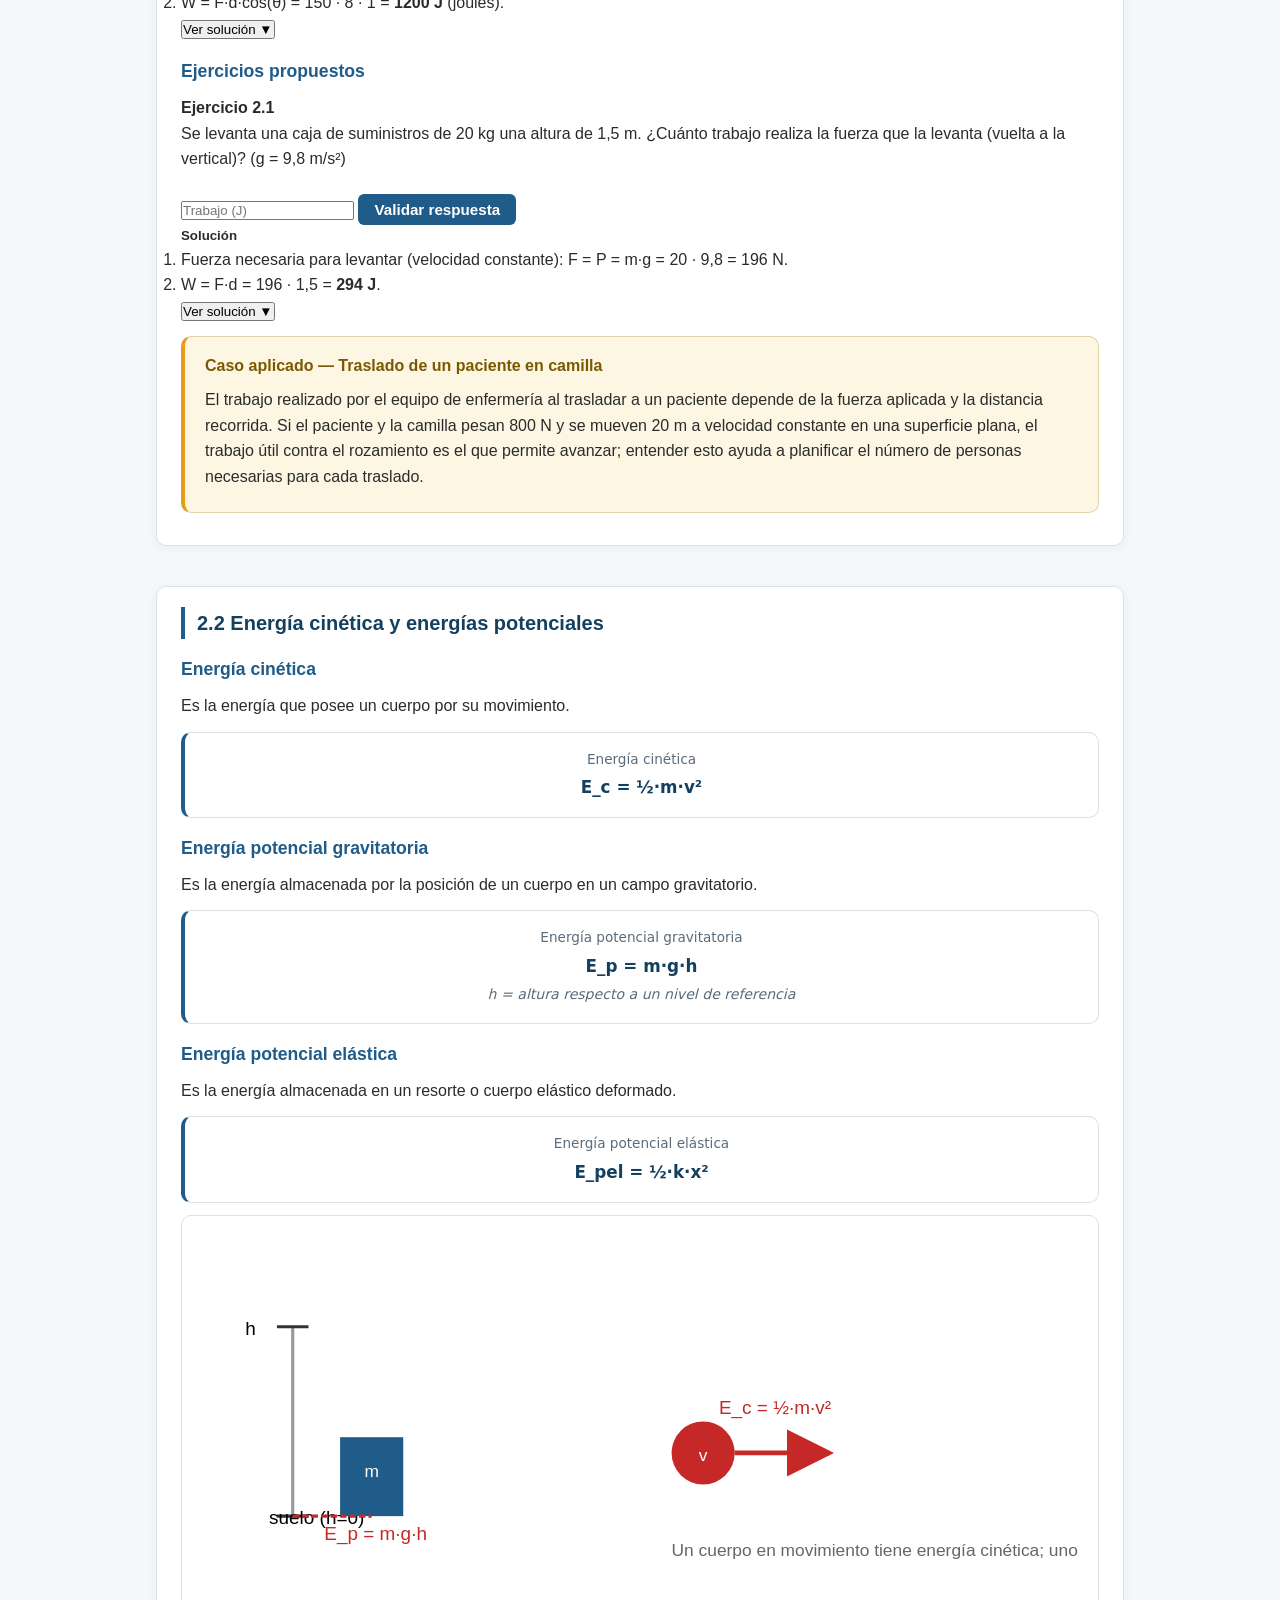
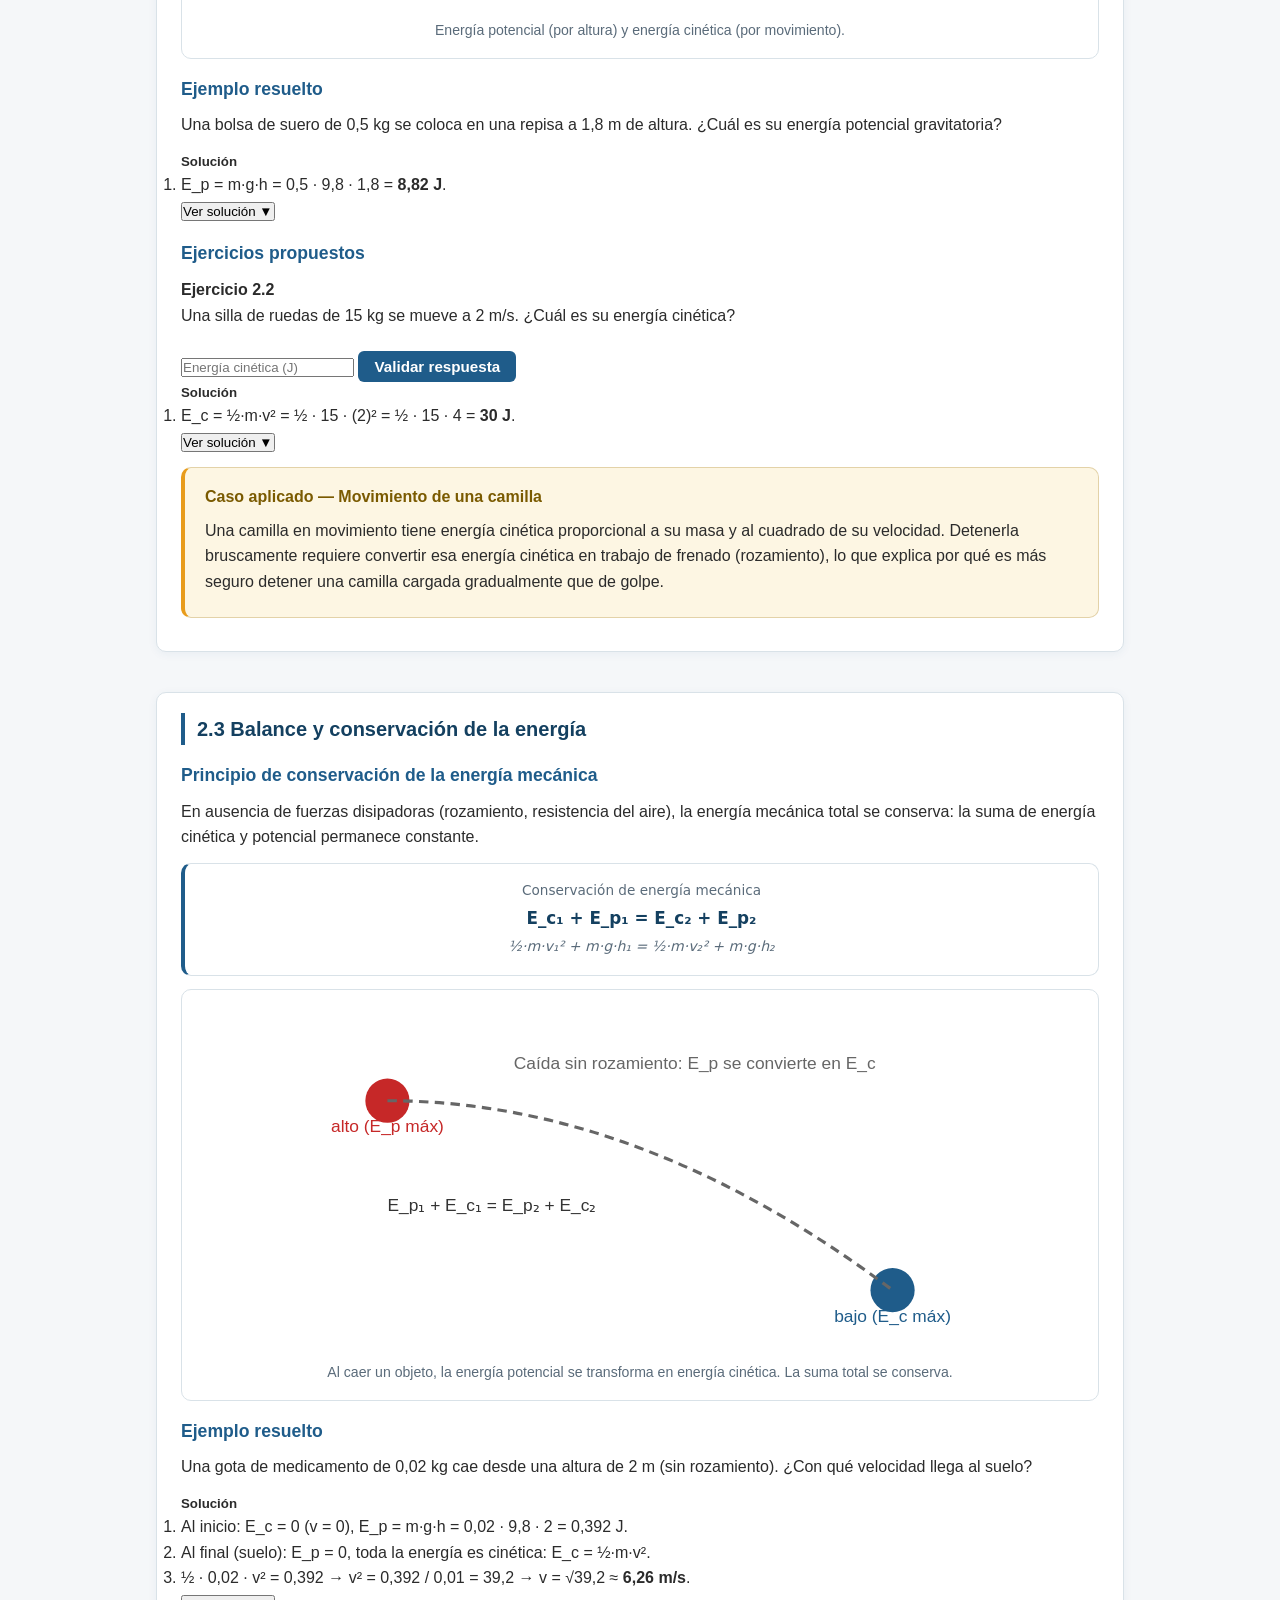
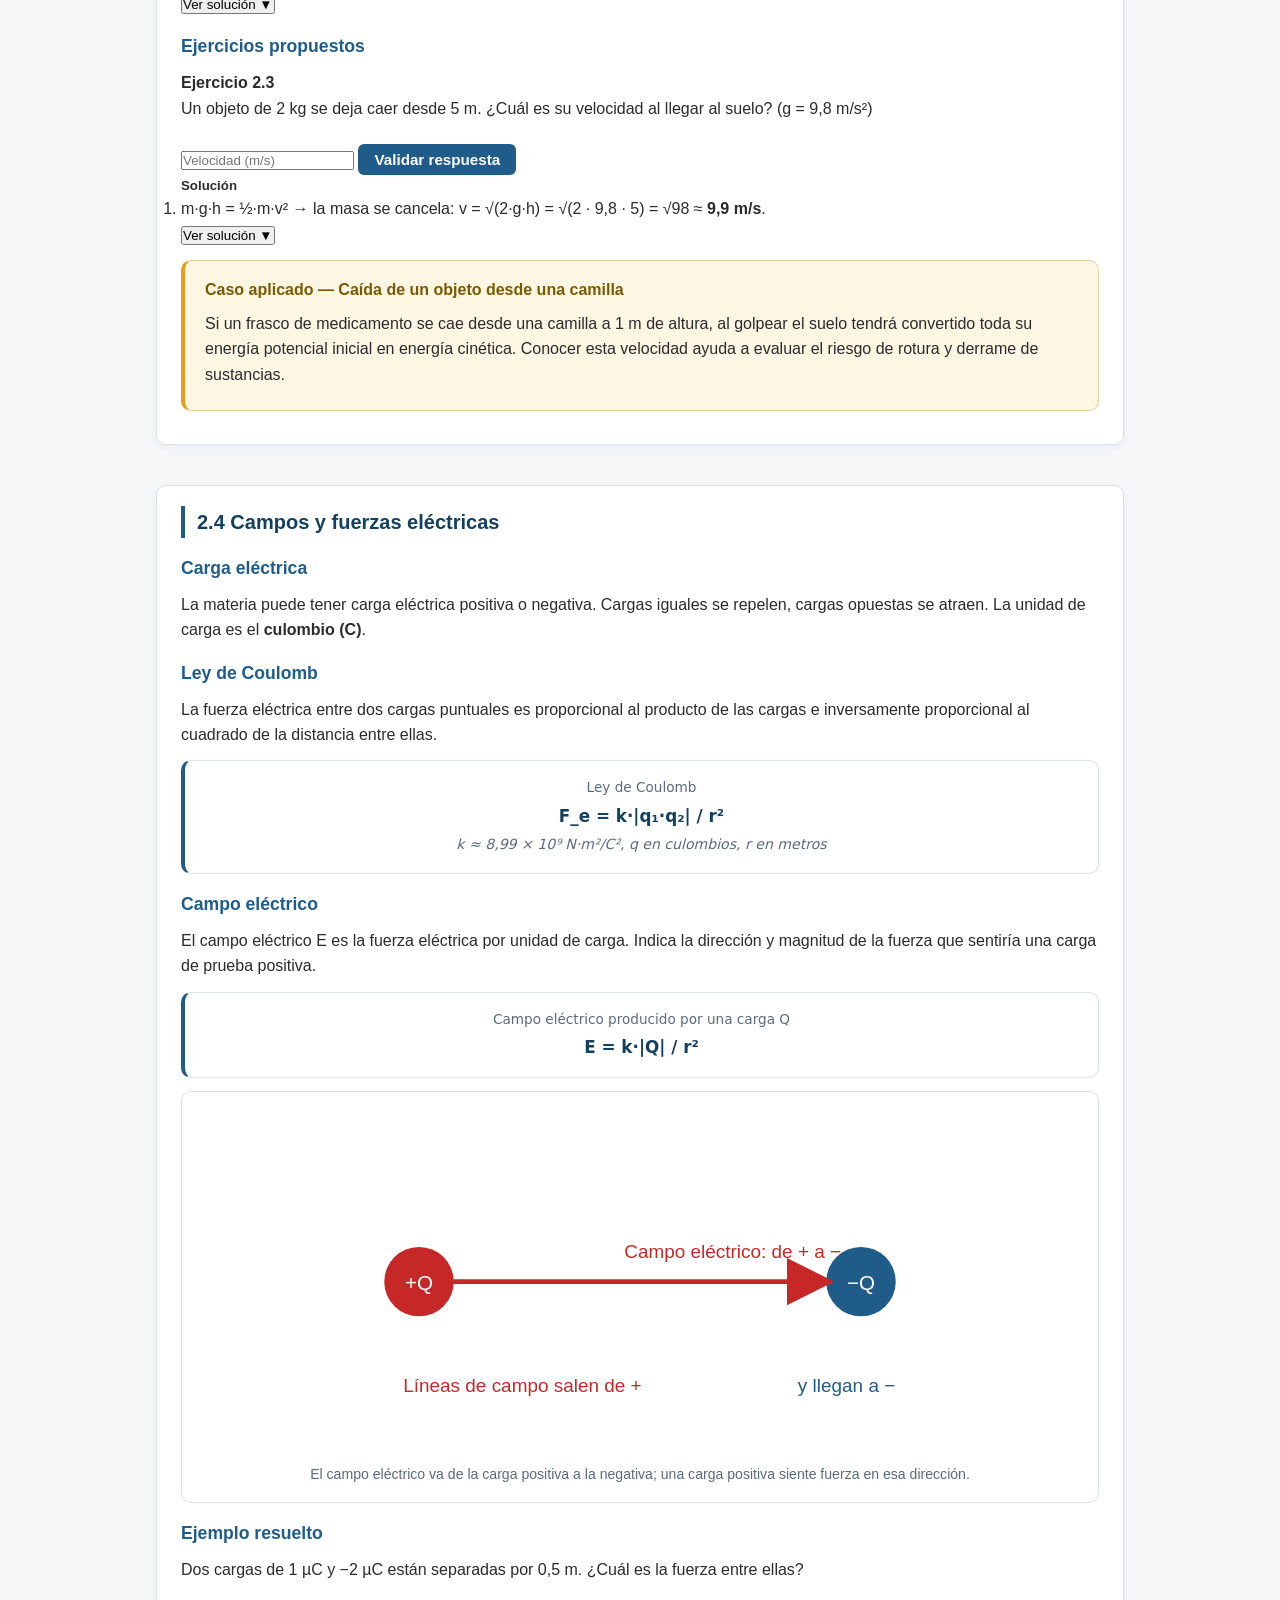
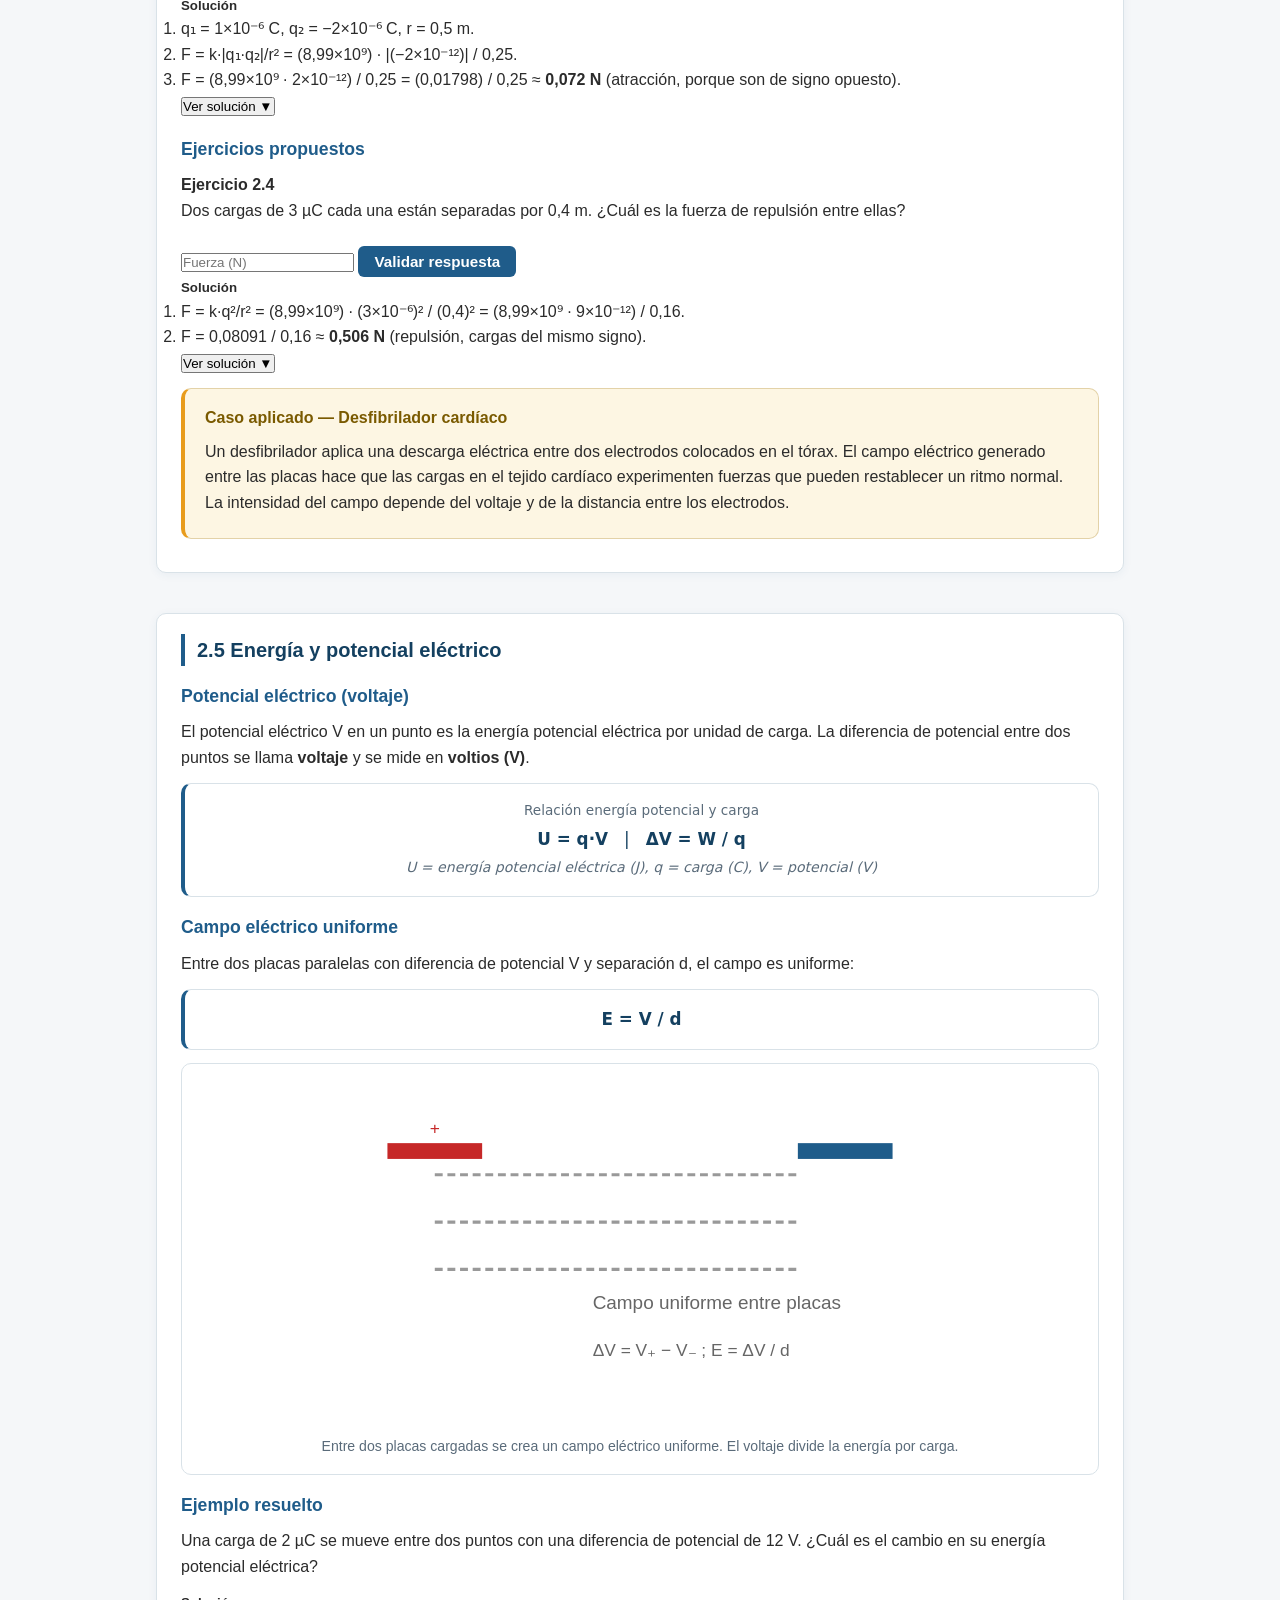
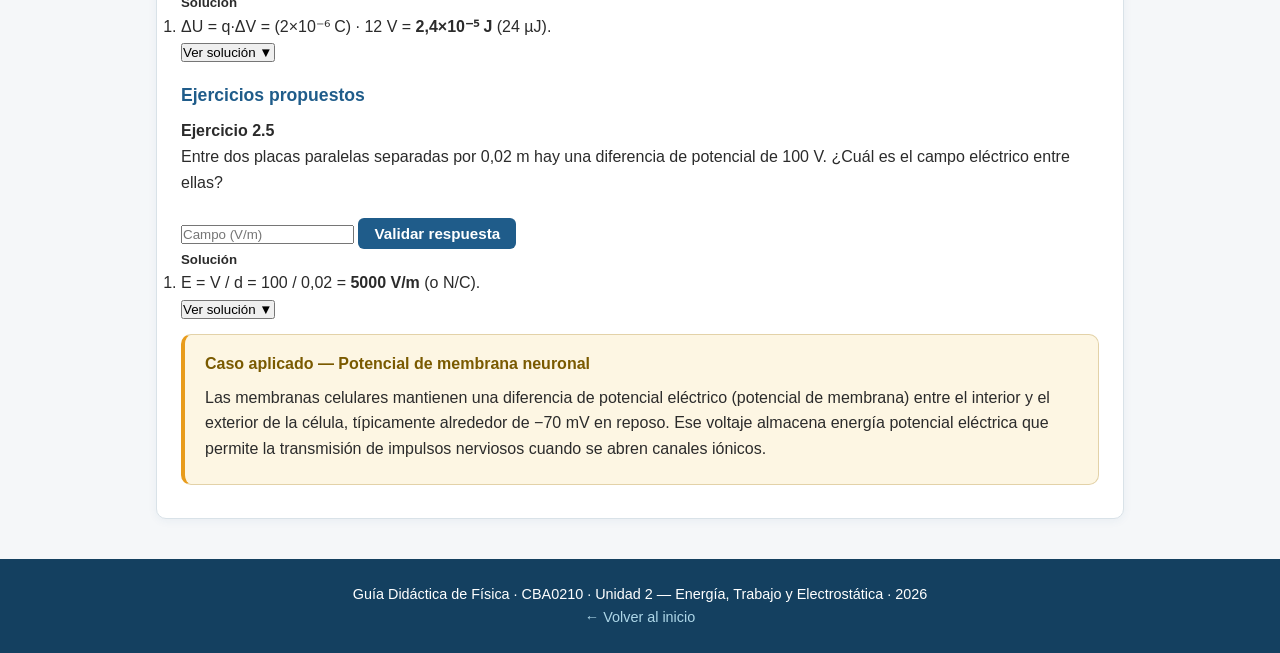
<file: _respaldo-v1/unidad2.html>
<!DOCTYPE html>
<html lang="es">
<head>
<meta charset="UTF-8">
<meta name="viewport" content="width=device-width, initial-scale=1.0">
<title>Unidad 2 — Energía, Trabajo y Electrostática · Física CBA0210</title>
<link rel="stylesheet" href="styles.css">
</head>
<body>

<header>
  <div class="header-container">
    <h1>Unidad 2 — Energía, Trabajo y Electrostática</h1>
    <p class="sub">Física CBA0210 &middot; RA 2 y RA 4 &middot; Volver a <a href="index.html">Inicio</a></p>
  </div>
</header>

<nav>
  <ul class="nav-list">
    <li><a href="index.html">Inicio</a></li>
    <li><a href="unidad1.html">Unidad 1 — Cinemática y Dinámica</a></li>
    <li><a href="unidad2.html" class="activa">Unidad 2 — Energía, Trabajo y Electrostática</a></li>
    <li><a href="unidad3.html">Unidad 3 — Circuitos y Fluidos</a></li>
  </ul>
</nav>

<main>

  <section class="seccion ra">
    <h3>Resultados de Aprendizaje de esta unidad</h3>
    <p><strong>RA 2:</strong> Aplicar conceptos de carga eléctrica, gradiente, campo y potencial analizando los cambios de energía, trabajo mecánico, circuitos resistivos y RC, con el objetivo de explicar interacciones eléctricas elementales asociadas a procesos fisiológicos.</p>
    <p><strong>RA 4:</strong> Utilizar el método científico en experimentos guiados y grupales, recopilando y analizando datos experimentales, describiendo fuentes de error y estableciendo relaciones lógicas, funcionales y pertinentes entre ellos utilizando modelos teóricos simplificados.</p>
  </section>

  <section class="seccion indicadores">
    <h3>Indicadores de logro</h3>
    <ul>
      <li>Describir, calcular e interpretar el trabajo mecánico realizado.</li>
      <li>Relacionar trabajo mecánico con cambios en energía cinética o energía potencial.</li>
      <li>Aplicar el principio de conservación de la energía a problemas en sistemas mecánicos y eléctricos.</li>
      <li>Representar e interpretar un campo eléctrico.</li>
      <li>Calcular campos, fuerzas eléctricas y diferencias de potencial.</li>
      <li>Relacionar potencial eléctrico con energía y trabajo eléctrico.</li>
      <li>Colaborar activamente con estudiantes de distintas carreras y comunicar aportes con evidencia.</li>
    </ul>
  </section>

  <!-- ===================== TEMA 2.1 ===================== -->
  <section class="seccion">
    <div class="tarjeta">
      <h2>2.1 Trabajo de una fuerza</h2>

      <h3>¿Qué es el trabajo?</h3>
      <p>En física, el <strong>trabajo</strong> es la transferencia de energía que se produce cuando una fuerza desplaza un objeto. No basta con aplicar fuerza: el objeto debe moverse en la dirección de la fuerza (o tener una componente de movimiento en esa dirección).</p>

      <div class="formula">
        <span class="etiqueta">Trabajo de una fuerza constante</span>
        <strong>W = F·d·cos(θ)</strong><br>
        <span class="nota">F = fuerza (N), d = desplazamiento (m), θ = ángulo entre fuerza y desplazamiento</span>
      </div>

      <ul>
        <li>Si θ = 0° (fuerza en el sentido del movimiento): W = F·d (trabajo positivo).</li>
        <li>Si θ = 90° (fuerza perpendicular al movimiento): W = 0 (no hay trabajo).</li>
        <li>Si θ = 180° (fuerza opuesta al movimiento): W = −F·d (trabajo negativo, p. ej. rozamiento).</li>
      </ul>

      <div class="diagrama">
        <svg viewBox="0 0 560 220" xmlns="http://www.w3.org/2000/svg">
          <rect x="220" y="90" width="60" height="40" fill="#1f5c8a" rx="4"/>
          <text x="250" y="110" font-size="11" fill="#fff" text-anchor="middle">caja</text>
          <line x1="220" y1="110" x2="130" y2="110" stroke="#c62828" stroke-width="4" marker-end="url(#wa)"/>
          <text x="120" y="100" font-size="12" fill="#c62828">F</text>
          <line x1="280" y1="110" x2="370" y2="110" stroke="#999" stroke-width="2" stroke-dasharray="6,4"/>
          <line x1="370" y1="110" x2="390" y2="110" stroke="#999" stroke-width="3" marker-end="url(#wb)"/>
          <text x="320" y="128" font-size="11" fill="#666">d (desplazamiento)</text>
          <line x1="220" y1="90" x2="280" y2="150" stroke="#16a085" stroke-width="2"/>
          <text x="225" y="80" font-size="10" fill="#16a085">θ</text>
          <defs>
            <marker id="wa" markerWidth="10" markerHeight="10" refX="9" refY="5" orient="auto"><polygon points="0,0 10,5 0,10" fill="#c62828"/></marker>
            <marker id="wb" markerWidth="10" markerHeight="10" refX="9" refY="5" orient="auto"><polygon points="0,0 10,5 0,10" fill="#999"/></marker>
          </defs>
          <text x="230" y="195" font-size="11" fill="#666">Solo la componente de F en la dirección del desplazamiento realiza trabajo.</text>
        </svg>
        <div class="leyenda">Diagrama de trabajo: una fuerza F empuja una caja sobre una distancia d con un ángulo θ respecto al movimiento.</div>
      </div>

      <h3>Ejemplo resuelto</h3>
      <p>Un enfermero empuja una camilla con una fuerza de 150 N en la dirección del movimiento durante 8 m. ¿Cuánto trabajo realiza?</p>
      <div class="solucion" id="sol-u2-1">
        <h5>Solución</h5>
        <ol>
          <li>F = 150 N, d = 8 m, θ = 0° → cos(0°) = 1.</li>
          <li>W = F·d·cos(θ) = 150 · 8 · 1 = <strong>1200 J</strong> (joules).</li>
        </ol>
      </div>
      <button class="btn-solucion" data-target="sol-u2-1">Ver solución ▼</button>

      <h3>Ejercicios propuestos</h3>
      <div class="ejercicio">
        <h4>Ejercicio 2.1</h4>
        <p>Se levanta una caja de suministros de 20 kg una altura de 1,5 m. ¿Cuánto trabajo realiza la fuerza que la levanta (vuelta a la vertical)? (g = 9,8 m/s²)</p>
        <input type="number" id="e2-1-resp" placeholder="Trabajo (J)">
        <button class="btn-validar" data-target="e2-1">Validar respuesta</button>
        <span id="e2-1-msg"></span>
        <div class="solucion" id="sol-e2-1">
          <h5>Solución</h5>
          <ol>
            <li>Fuerza necesaria para levantar (velocidad constante): F = P = m·g = 20 · 9,8 = 196 N.</li>
            <li>W = F·d = 196 · 1,5 = <strong>294 J</strong>.</li>
          </ol>
        </div>
      </div>
      <button class="btn-solucion" data-target="sol-e2-1">Ver solución ▼</button>

      <div class="caso">
        <h4>Caso aplicado — Traslado de un paciente en camilla</h4>
        <p>El trabajo realizado por el equipo de enfermería al trasladar a un paciente depende de la fuerza aplicada y la distancia recorrida. Si el paciente y la camilla pesan 800 N y se mueven 20 m a velocidad constante en una superficie plana, el trabajo útil contra el rozamiento es el que permite avanzar; entender esto ayuda a planificar el número de personas necesarias para cada traslado.</p>
      </div>
    </div>
  </section>

  <!-- ===================== TEMA 2.2 ===================== -->
  <section class="seccion">
    <div class="tarjeta">
      <h2>2.2 Energía cinética y energías potenciales</h2>

      <h3>Energía cinética</h3>
      <p>Es la energía que posee un cuerpo por su movimiento.</p>
      <div class="formula">
        <span class="etiqueta">Energía cinética</span>
        <strong>E_c = ½·m·v²</strong>
      </div>

      <h3>Energía potencial gravitatoria</h3>
      <p>Es la energía almacenada por la posición de un cuerpo en un campo gravitatorio.</p>
      <div class="formula">
        <span class="etiqueta">Energía potencial gravitatoria</span>
        <strong>E_p = m·g·h</strong><br>
        <span class="nota">h = altura respecto a un nivel de referencia</span>
      </div>

      <h3>Energía potencial elástica</h3>
      <p>Es la energía almacenada en un resorte o cuerpo elástico deformado.</p>
      <div class="formula">
        <span class="etiqueta">Energía potencial elástica</span>
        <strong>E_pel = ½·k·x²</strong>
      </div>

      <div class="diagrama">
        <svg viewBox="0 0 560 240" xmlns="http://www.w3.org/2000/svg">
          <!-- Altura -->
          <line x1="60" y1="180" x2="60" y2="60" stroke="#999" stroke-width="2"/>
          <line x1="50" y1="180" x2="70" y2="180" stroke="#333" stroke-width="2"/>
          <line x1="50" y1="60" x2="70" y2="60" stroke="#333" stroke-width="2"/>
          <text x="45" y="185" font-size="12">suelo (h=0)</text>
          <text x="30" y="65" font-size="12">h</text>
          <rect x="90" y="130" width="40" height="50" fill="#1f5c8a"/>
          <text x="110" y="155" font-size="11" fill="#fff" text-anchor="middle">m</text>
          <line x1="60" y1="180" x2="110" y2="180" stroke="#c62828" stroke-width="2" stroke-dasharray="4,2"/>
          <text x="80" y="195" font-size="12" fill="#c62828">E_p = m·g·h</text>
          <!-- Cinetica -->
          <circle cx="320" cy="140" r="20" fill="#c62828"/>
          <text x="320" y="145" font-size="11" fill="#fff" text-anchor="middle">v</text>
          <line x1="340" y1="140" x2="400" y2="140" stroke="#c62828" stroke-width="3" marker-end="url(#ka)"/>
          <text x="330" y="115" font-size="12" fill="#c62828">E_c = ½·m·v²</text>
          <defs>
            <marker id="ka" markerWidth="10" markerHeight="10" refX="9" refY="5" orient="auto"><polygon points="0,0 10,5 0,10" fill="#c62828"/></marker>
          </defs>
          <text x="300" y="205" font-size="11" fill="#666">Un cuerpo en movimiento tiene energía cinética; uno elevado, energía potencial.</text>
        </svg>
        <div class="leyenda">Energía potencial (por altura) y energía cinética (por movimiento).</div>
      </div>

      <h3>Ejemplo resuelto</h3>
      <p>Una bolsa de suero de 0,5 kg se coloca en una repisa a 1,8 m de altura. ¿Cuál es su energía potencial gravitatoria?</p>
      <div class="solucion" id="sol-u2-2">
        <h5>Solución</h5>
        <ol>
          <li>E_p = m·g·h = 0,5 · 9,8 · 1,8 = <strong>8,82 J</strong>.</li>
        </ol>
      </div>
      <button class="btn-solucion" data-target="sol-u2-2">Ver solución ▼</button>

      <h3>Ejercicios propuestos</h3>
      <div class="ejercicio">
        <h4>Ejercicio 2.2</h4>
        <p>Una silla de ruedas de 15 kg se mueve a 2 m/s. ¿Cuál es su energía cinética?</p>
        <input type="number" id="e2-2-resp" placeholder="Energía cinética (J)">
        <button class="btn-validar" data-target="e2-2">Validar respuesta</button>
        <span id="e2-2-msg"></span>
        <div class="solucion" id="sol-e2-2">
          <h5>Solución</h5>
          <ol>
            <li>E_c = ½·m·v² = ½ · 15 · (2)² = ½ · 15 · 4 = <strong>30 J</strong>.</li>
          </ol>
        </div>
      </div>
      <button class="btn-solucion" data-target="sol-e2-2">Ver solución ▼</button>

      <div class="caso">
        <h4>Caso aplicado — Movimiento de una camilla</h4>
        <p>Una camilla en movimiento tiene energía cinética proporcional a su masa y al cuadrado de su velocidad. Detenerla bruscamente requiere convertir esa energía cinética en trabajo de frenado (rozamiento), lo que explica por qué es más seguro detener una camilla cargada gradualmente que de golpe.</p>
      </div>
    </div>
  </section>

  <!-- ===================== TEMA 2.3 ===================== -->
  <section class="seccion">
    <div class="tarjeta">
      <h2>2.3 Balance y conservación de la energía</h2>

      <h3>Principio de conservación de la energía mecánica</h3>
      <p>En ausencia de fuerzas disipadoras (rozamiento, resistencia del aire), la energía mecánica total se conserva: la suma de energía cinética y potencial permanece constante.</p>

      <div class="formula">
        <span class="etiqueta">Conservación de energía mecánica</span>
        <strong>E_c₁ + E_p₁ = E_c₂ + E_p₂</strong><br>
        <span class="nota">½·m·v₁² + m·g·h₁ = ½·m·v₂² + m·g·h₂</span>
      </div>

      <div class="diagrama">
        <svg viewBox="0 0 560 220" xmlns="http://www.w3.org/2000/svg">
          <!-- Punto alto -->
          <circle cx="120" cy="60" r="14" fill="#c62828"/>
          <text x="120" y="80" font-size="11" fill="#c62828" text-anchor="middle">alto (E_p máx)</text>
          <!-- Punto bajo -->
          <circle cx="440" cy="180" r="14" fill="#1f5c8a"/>
          <text x="440" y="200" font-size="11" fill="#1f5c8a" text-anchor="middle">bajo (E_c máx)</text>
          <!-- Trayectoria -->
          <path d="M 120 60 Q 280 60 440 180" fill="none" stroke="#666" stroke-width="2" stroke-dasharray="6,4"/>
          <text x="200" y="40" font-size="11" fill="#666">Caída sin rozamiento: E_p se convierte en E_c</text>
          <!-- Ecuación -->
          <text x="120" y="130" font-size="11" fill="#333">E_p₁ + E_c₁ = E_p₂ + E_c₂</text>
        </svg>
        <div class="leyenda">Al caer un objeto, la energía potencial se transforma en energía cinética. La suma total se conserva.</div>
      </div>

      <h3>Ejemplo resuelto</h3>
      <p>Una gota de medicamento de 0,02 kg cae desde una altura de 2 m (sin rozamiento). ¿Con qué velocidad llega al suelo?</p>
      <div class="solucion" id="sol-u2-3">
        <h5>Solución</h5>
        <ol>
          <li>Al inicio: E_c = 0 (v = 0), E_p = m·g·h = 0,02 · 9,8 · 2 = 0,392 J.</li>
          <li>Al final (suelo): E_p = 0, toda la energía es cinética: E_c = ½·m·v².</li>
          <li>½ · 0,02 · v² = 0,392 → v² = 0,392 / 0,01 = 39,2 → v = √39,2 ≈ <strong>6,26 m/s</strong>.</li>
        </ol>
      </div>
      <button class="btn-solucion" data-target="sol-u2-3">Ver solución ▼</button>

      <h3>Ejercicios propuestos</h3>
      <div class="ejercicio">
        <h4>Ejercicio 2.3</h4>
        <p>Un objeto de 2 kg se deja caer desde 5 m. ¿Cuál es su velocidad al llegar al suelo? (g = 9,8 m/s²)</p>
        <input type="number" id="e2-3-resp" placeholder="Velocidad (m/s)">
        <button class="btn-validar" data-target="e2-3">Validar respuesta</button>
        <span id="e2-3-msg"></span>
        <div class="solucion" id="sol-e2-3">
          <h5>Solución</h5>
          <ol>
            <li>m·g·h = ½·m·v² → la masa se cancela: v = √(2·g·h) = √(2 · 9,8 · 5) = √98 ≈ <strong>9,9 m/s</strong>.</li>
          </ol>
        </div>
      </div>
      <button class="btn-solucion" data-target="sol-e2-3">Ver solución ▼</button>

      <div class="caso">
        <h4>Caso aplicado — Caída de un objeto desde una camilla</h4>
        <p>Si un frasco de medicamento se cae desde una camilla a 1 m de altura, al golpear el suelo tendrá convertido toda su energía potencial inicial en energía cinética. Conocer esta velocidad ayuda a evaluar el riesgo de rotura y derrame de sustancias.</p>
      </div>
    </div>
  </section>

  <!-- ===================== TEMA 2.4 ===================== -->
  <section class="seccion">
    <div class="tarjeta">
      <h2>2.4 Campos y fuerzas eléctricas</h2>

      <h3>Carga eléctrica</h3>
      <p>La materia puede tener carga eléctrica positiva o negativa. Cargas iguales se repelen, cargas opuestas se atraen. La unidad de carga es el <strong>culombio (C)</strong>.</p>

      <h3>Ley de Coulomb</h3>
      <p>La fuerza eléctrica entre dos cargas puntuales es proporcional al producto de las cargas e inversamente proporcional al cuadrado de la distancia entre ellas.</p>

      <div class="formula">
        <span class="etiqueta">Ley de Coulomb</span>
        <strong>F_e = k·|q₁·q₂| / r²</strong><br>
        <span class="nota">k ≈ 8,99 × 10⁹ N·m²/C², q en culombios, r en metros</span>
      </div>

      <h3>Campo eléctrico</h3>
      <p>El campo eléctrico E es la fuerza eléctrica por unidad de carga. Indica la dirección y magnitud de la fuerza que sentiría una carga de prueba positiva.</p>
      <div class="formula">
        <span class="etiqueta">Campo eléctrico producido por una carga Q</span>
        <strong>E = k·|Q| / r²</strong>
      </div>

      <div class="diagrama">
        <svg viewBox="0 0 560 220" xmlns="http://www.w3.org/2000/svg">
          <!-- Carga positiva -->
          <circle cx="140" cy="110" r="22" fill="#c62828"/>
          <text x="140" y="115" font-size="13" fill="#fff" text-anchor="middle">+Q</text>
          <!-- Carga negativa -->
          <circle cx="420" cy="110" r="22" fill="#1f5c8a"/>
          <text x="420" y="115" font-size="13" fill="#fff" text-anchor="middle">−Q</text>
          <!-- Flechas campo -->
          <line x1="160" y1="110" x2="400" y2="110" stroke="#c62828" stroke-width="3" marker-end="url(#ea)"/>
          <text x="270" y="95" font-size="12" fill="#c62828">Campo eléctrico: de + a −</text>
          <text x="130" y="180" font-size="12" fill="#c62828">Líneas de campo salen de +</text>
          <text x="380" y="180" font-size="12" fill="#1f5c8a">y llegan a −</text>
          <defs>
            <marker id="ea" markerWidth="10" markerHeight="10" refX="9" refY="5" orient="auto"><polygon points="0,0 10,5 0,10" fill="#c62828"/></marker>
          </defs>
        </svg>
        <div class="leyenda">El campo eléctrico va de la carga positiva a la negativa; una carga positiva siente fuerza en esa dirección.</div>
      </div>

      <h3>Ejemplo resuelto</h3>
      <p>Dos cargas de 1 µC y −2 µC están separadas por 0,5 m. ¿Cuál es la fuerza entre ellas?</p>
      <div class="solucion" id="sol-u2-4">
        <h5>Solución</h5>
        <ol>
          <li>q₁ = 1×10⁻⁶ C, q₂ = −2×10⁻⁶ C, r = 0,5 m.</li>
          <li>F = k·|q₁·q₂|/r² = (8,99×10⁹) · |(−2×10⁻¹²)| / 0,25.</li>
          <li>F = (8,99×10⁹ · 2×10⁻¹²) / 0,25 = (0,01798) / 0,25 ≈ <strong>0,072 N</strong> (atracción, porque son de signo opuesto).</li>
        </ol>
      </div>
      <button class="btn-solucion" data-target="sol-u2-4">Ver solución ▼</button>

      <h3>Ejercicios propuestos</h3>
      <div class="ejercicio">
        <h4>Ejercicio 2.4</h4>
        <p>Dos cargas de 3 µC cada una están separadas por 0,4 m. ¿Cuál es la fuerza de repulsión entre ellas?</p>
        <input type="number" id="e2-4-resp" placeholder="Fuerza (N)">
        <button class="btn-validar" data-target="e2-4">Validar respuesta</button>
        <span id="e2-4-msg"></span>
        <div class="solucion" id="sol-e2-4">
          <h5>Solución</h5>
          <ol>
            <li>F = k·q²/r² = (8,99×10⁹) · (3×10⁻⁶)² / (0,4)² = (8,99×10⁹ · 9×10⁻¹²) / 0,16.</li>
            <li>F = 0,08091 / 0,16 ≈ <strong>0,506 N</strong> (repulsión, cargas del mismo signo).</li>
          </ol>
        </div>
      </div>
      <button class="btn-solucion" data-target="sol-e2-4">Ver solución ▼</button>

      <div class="caso">
        <h4>Caso aplicado — Desfibrilador cardíaco</h4>
        <p>Un desfibrilador aplica una descarga eléctrica entre dos electrodos colocados en el tórax. El campo eléctrico generado entre las placas hace que las cargas en el tejido cardíaco experimenten fuerzas que pueden restablecer un ritmo normal. La intensidad del campo depende del voltaje y de la distancia entre los electrodos.</p>
      </div>
    </div>
  </section>

  <!-- ===================== TEMA 2.5 ===================== -->
  <section class="seccion">
    <div class="tarjeta">
      <h2>2.5 Energía y potencial eléctrico</h2>

      <h3>Potencial eléctrico (voltaje)</h3>
      <p>El potencial eléctrico V en un punto es la energía potencial eléctrica por unidad de carga. La diferencia de potencial entre dos puntos se llama <strong>voltaje</strong> y se mide en <strong>voltios (V)</strong>.</p>

      <div class="formula">
        <span class="etiqueta">Relación energía potencial y carga</span>
        <strong>U = q·V</strong> &nbsp;&nbsp;|&nbsp;&nbsp; <strong>ΔV = W / q</strong><br>
        <span class="nota">U = energía potencial eléctrica (J), q = carga (C), V = potencial (V)</span>
      </div>

      <h3>Campo eléctrico uniforme</h3>
      <p>Entre dos placas paralelas con diferencia de potencial V y separación d, el campo es uniforme:</p>
      <div class="formula">
        <strong>E = V / d</strong>
      </div>

      <div class="diagrama">
        <svg viewBox="0 0 560 220" xmlns="http://www.w3.org/2000/svg">
          <!-- Placa positiva -->
          <rect x="120" y="40" width="60" height="10" fill="#c62828"/>
          <text x="150" y="34" font-size="11" fill="#c62828" text-anchor="middle">+</text>
          <!-- Placa negativa -->
          <rect x="380" y="40" width="60" height="10" fill="#1f5c8a"/>
          <text x="410" y="34" font-size="11" fill="#fff" text-anchor="middle">−</text>
          <!-- Campo -->
          <line x1="150" y1="60" x2="380" y2="60" stroke="#999" stroke-width="2" stroke-dasharray="5,3"/>
          <line x1="150" y1="90" x2="380" y2="90" stroke="#999" stroke-width="2" stroke-dasharray="5,3"/>
          <line x1="150" y1="120" x2="380" y2="120" stroke="#999" stroke-width="2" stroke-dasharray="5,3"/>
          <text x="250" y="145" font-size="12" fill="#666">Campo uniforme entre placas</text>
          <text x="250" y="175" font-size="11" fill="#666">ΔV = V₊ − V₋ ; E = ΔV / d</text>
        </svg>
        <div class="leyenda">Entre dos placas cargadas se crea un campo eléctrico uniforme. El voltaje divide la energía por carga.</div>
      </div>

      <h3>Ejemplo resuelto</h3>
      <p>Una carga de 2 µC se mueve entre dos puntos con una diferencia de potencial de 12 V. ¿Cuál es el cambio en su energía potencial eléctrica?</p>
      <div class="solucion" id="sol-u2-5">
        <h5>Solución</h5>
        <ol>
          <li>ΔU = q·ΔV = (2×10⁻⁶ C) · 12 V = <strong>2,4×10⁻⁵ J</strong> (24 µJ).</li>
        </ol>
      </div>
      <button class="btn-solucion" data-target="sol-u2-5">Ver solución ▼</button>

      <h3>Ejercicios propuestos</h3>
      <div class="ejercicio">
        <h4>Ejercicio 2.5</h4>
        <p>Entre dos placas paralelas separadas por 0,02 m hay una diferencia de potencial de 100 V. ¿Cuál es el campo eléctrico entre ellas?</p>
        <input type="number" id="e2-5-resp" placeholder="Campo (V/m)">
        <button class="btn-validar" data-target="e2-5">Validar respuesta</button>
        <span id="e2-5-msg"></span>
        <div class="solucion" id="sol-e2-5">
          <h5>Solución</h5>
          <ol>
            <li>E = V / d = 100 / 0,02 = <strong>5000 V/m</strong> (o N/C).</li>
          </ol>
        </div>
      </div>
      <button class="btn-solucion" data-target="sol-e2-5">Ver solución ▼</button>

      <div class="caso">
        <h4>Caso aplicado — Potencial de membrana neuronal</h4>
        <p>Las membranas celulares mantienen una diferencia de potencial eléctrico (potencial de membrana) entre el interior y el exterior de la célula, típicamente alrededor de −70 mV en reposo. Ese voltaje almacena energía potencial eléctrica que permite la transmisión de impulsos nerviosos cuando se abren canales iónicos.</p>
      </div>
    </div>
  </section>

</main>

<footer>
  <p>Guía Didáctica de Física &middot; CBA0210 &middot; Unidad 2 — Energía, Trabajo y Electrostática &middot; 2026</p>
  <p><a href="index.html">← Volver al inicio</a></p>
</footer>

<script src="app.js"></script>
</body>
</html>
</file>
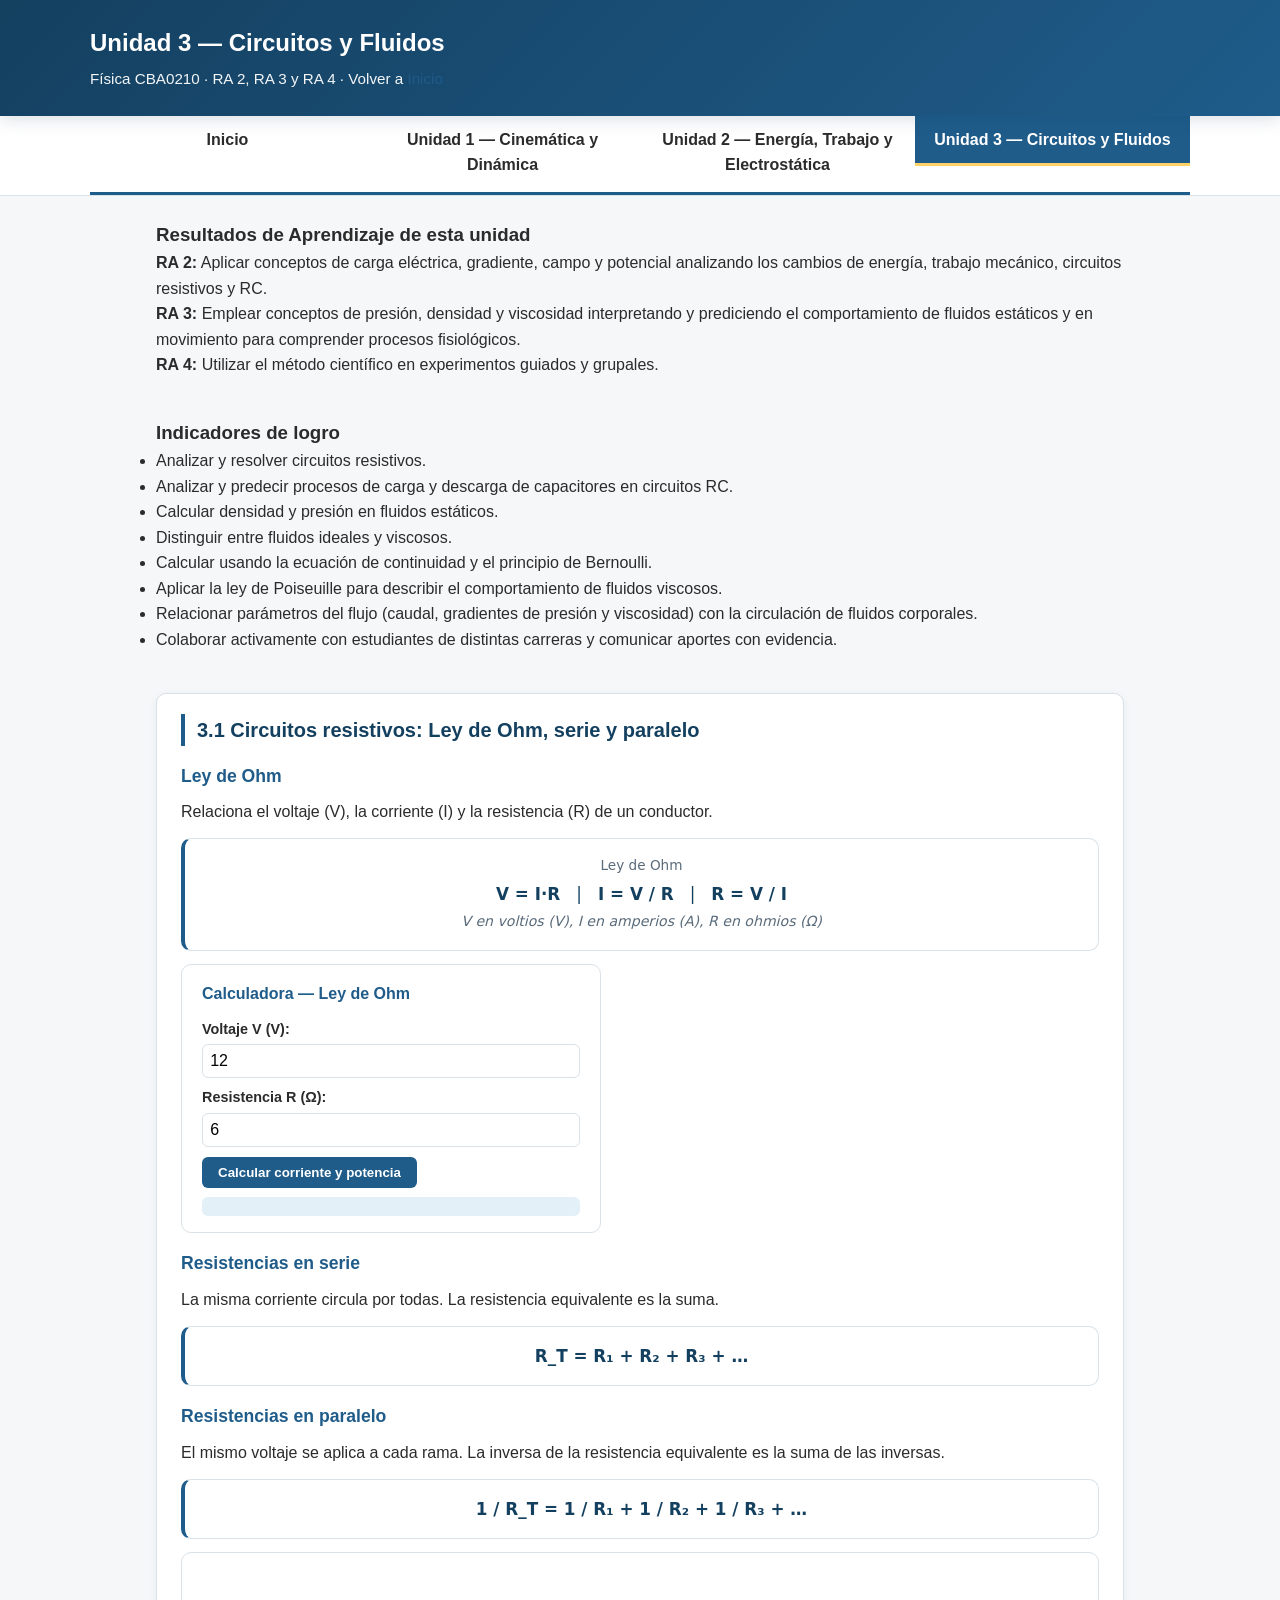
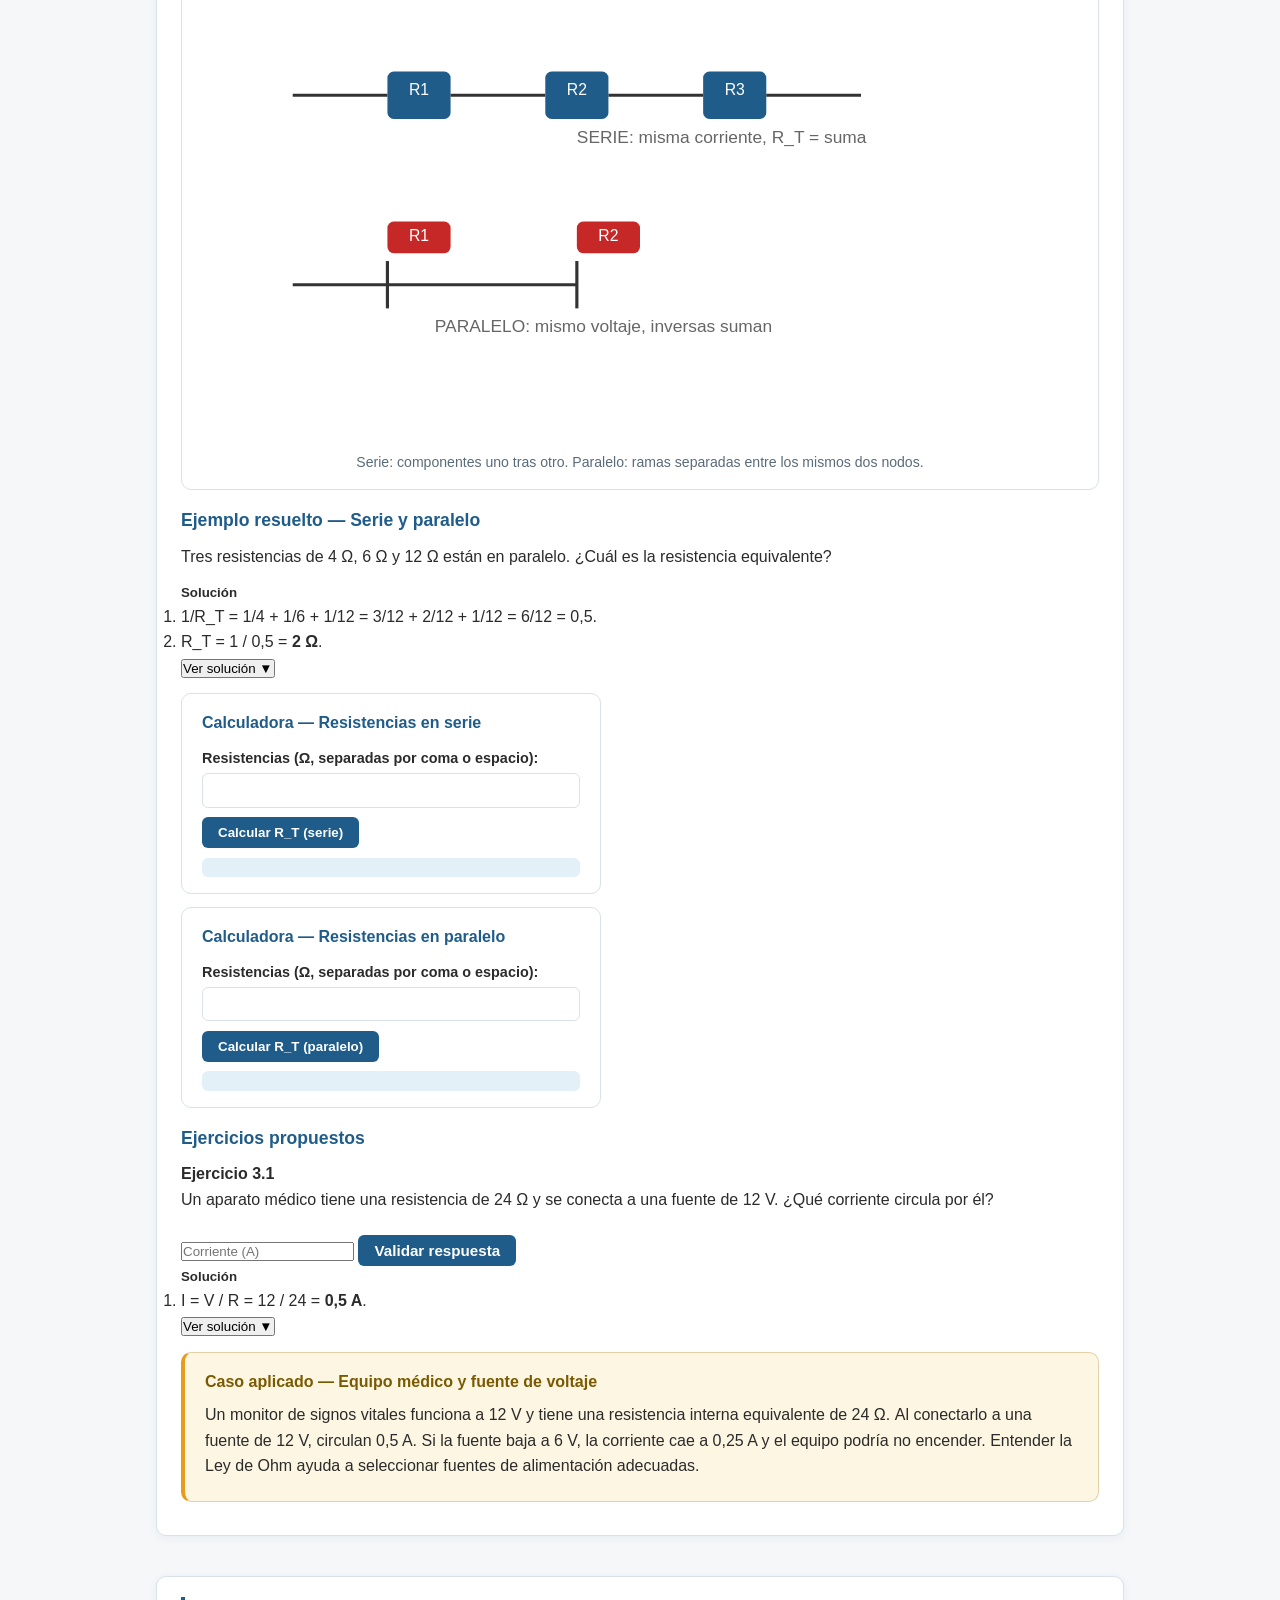
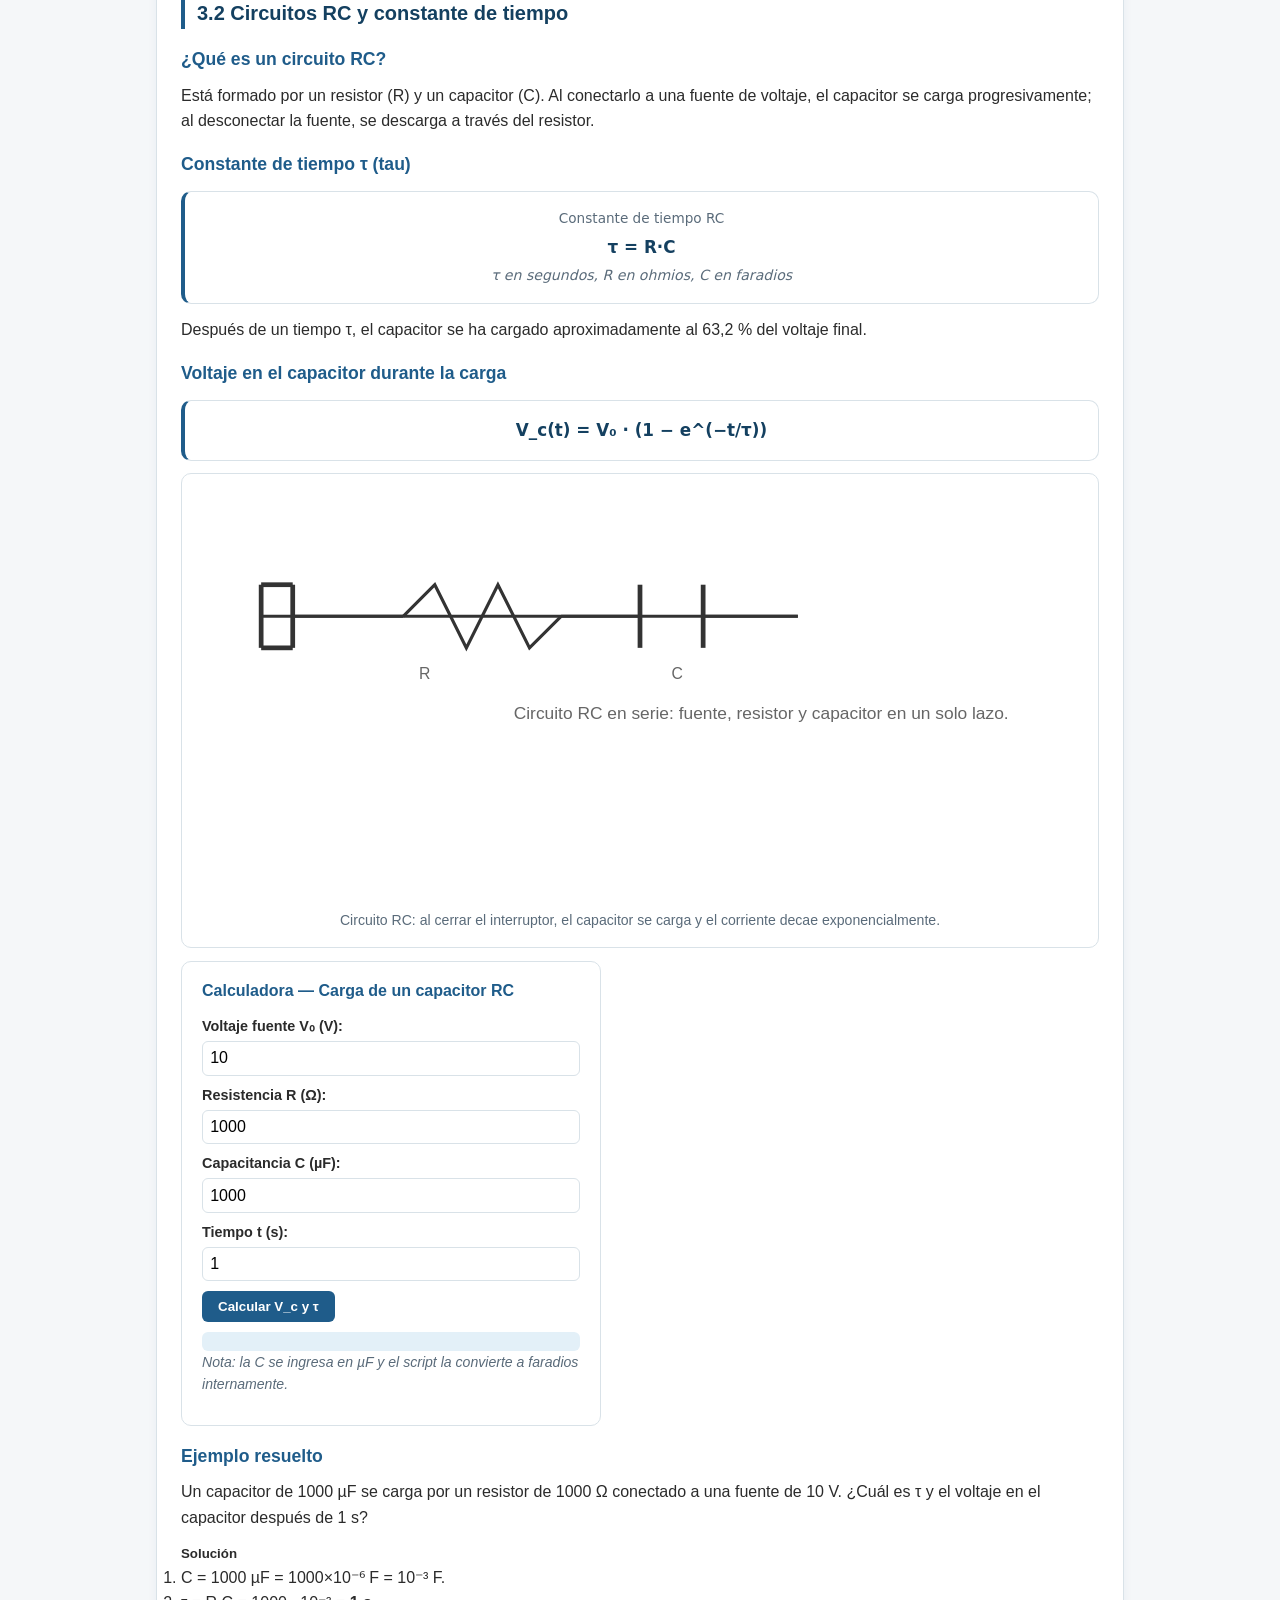
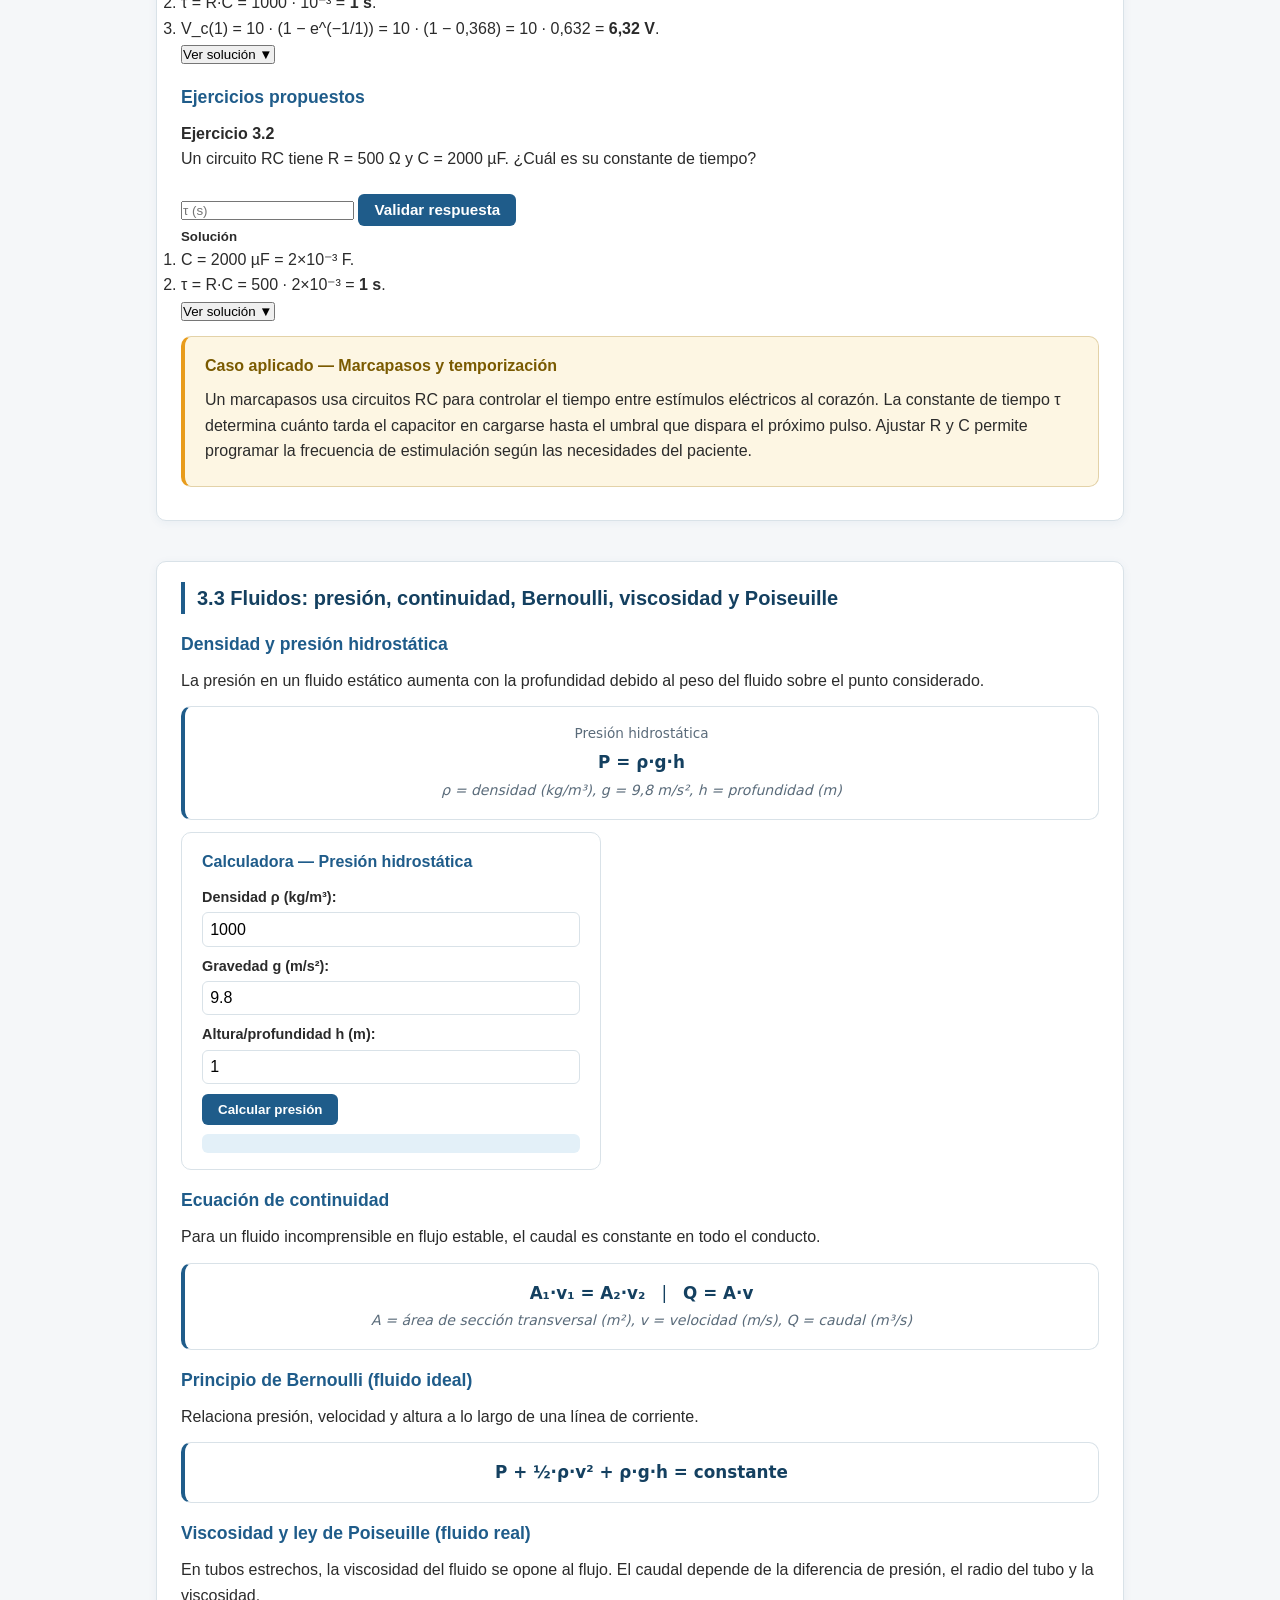
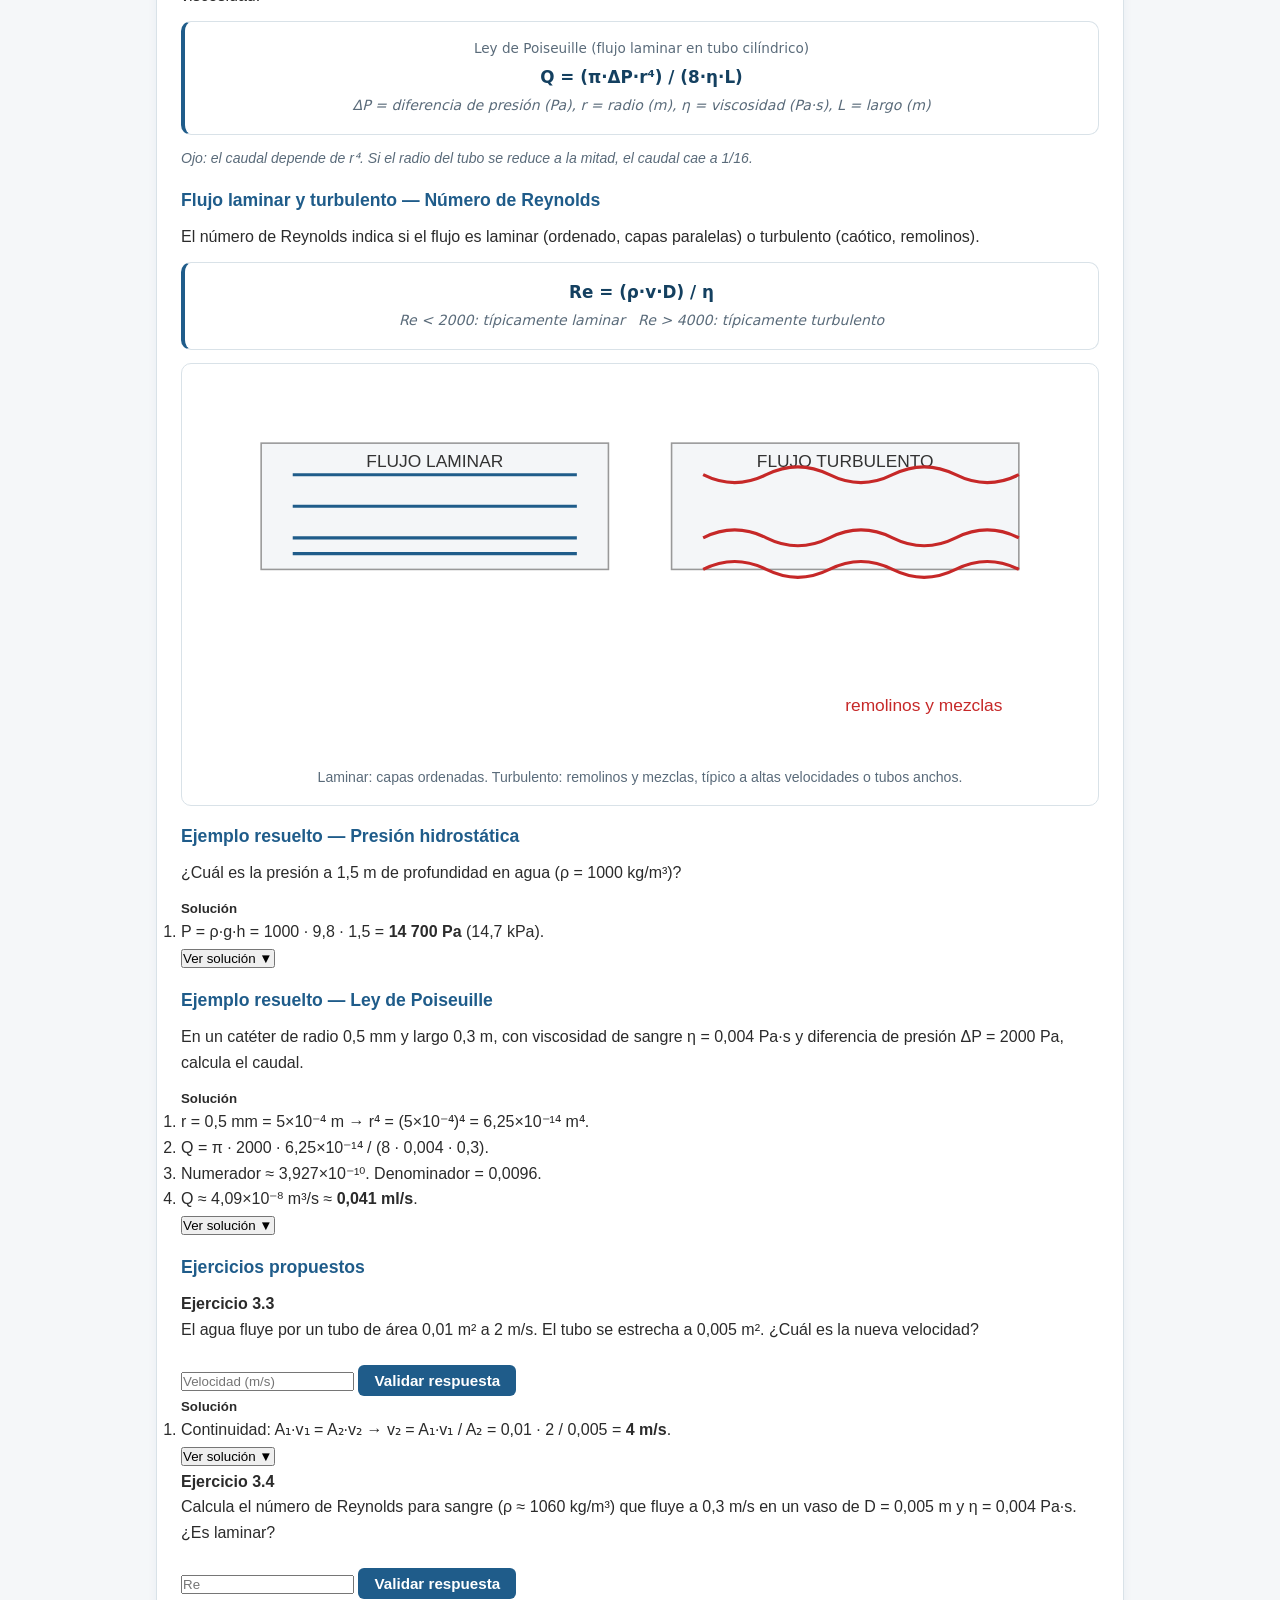
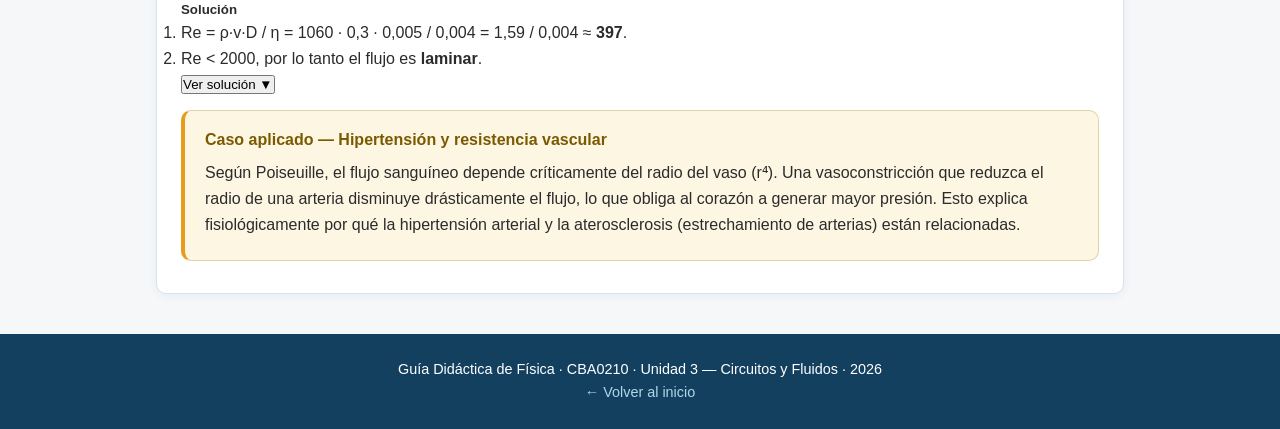
<file: _respaldo-v1/unidad3.html>
<!DOCTYPE html>
<html lang="es">
<head>
<meta charset="UTF-8">
<meta name="viewport" content="width=device-width, initial-scale=1.0">
<title>Unidad 3 — Circuitos y Fluidos · Física CBA0210</title>
<link rel="stylesheet" href="styles.css">
</head>
<body>

<header>
  <div class="header-container">
    <h1>Unidad 3 — Circuitos y Fluidos</h1>
    <p class="sub">Física CBA0210 &middot; RA 2, RA 3 y RA 4 &middot; Volver a <a href="index.html">Inicio</a></p>
  </div>
</header>

<nav>
  <ul class="nav-list">
    <li><a href="index.html">Inicio</a></li>
    <li><a href="unidad1.html">Unidad 1 — Cinemática y Dinámica</a></li>
    <li><a href="unidad2.html">Unidad 2 — Energía, Trabajo y Electrostática</a></li>
    <li><a href="unidad3.html" class="activa">Unidad 3 — Circuitos y Fluidos</a></li>
  </ul>
</nav>

<main>

  <section class="seccion ra">
    <h3>Resultados de Aprendizaje de esta unidad</h3>
    <p><strong>RA 2:</strong> Aplicar conceptos de carga eléctrica, gradiente, campo y potencial analizando los cambios de energía, trabajo mecánico, circuitos resistivos y RC.</p>
    <p><strong>RA 3:</strong> Emplear conceptos de presión, densidad y viscosidad interpretando y prediciendo el comportamiento de fluidos estáticos y en movimiento para comprender procesos fisiológicos.</p>
    <p><strong>RA 4:</strong> Utilizar el método científico en experimentos guiados y grupales.</p>
  </section>

  <section class="seccion indicadores">
    <h3>Indicadores de logro</h3>
    <ul>
      <li>Analizar y resolver circuitos resistivos.</li>
      <li>Analizar y predecir procesos de carga y descarga de capacitores en circuitos RC.</li>
      <li>Calcular densidad y presión en fluidos estáticos.</li>
      <li>Distinguir entre fluidos ideales y viscosos.</li>
      <li>Calcular usando la ecuación de continuidad y el principio de Bernoulli.</li>
      <li>Aplicar la ley de Poiseuille para describir el comportamiento de fluidos viscosos.</li>
      <li>Relacionar parámetros del flujo (caudal, gradientes de presión y viscosidad) con la circulación de fluidos corporales.</li>
      <li>Colaborar activamente con estudiantes de distintas carreras y comunicar aportes con evidencia.</li>
    </ul>
  </section>

  <!-- ===================== TEMA 3.1 ===================== -->
  <section class="seccion">
    <div class="tarjeta">
      <h2>3.1 Circuitos resistivos: Ley de Ohm, serie y paralelo</h2>

      <h3>Ley de Ohm</h3>
      <p>Relaciona el voltaje (V), la corriente (I) y la resistencia (R) de un conductor.</p>
      <div class="formula">
        <span class="etiqueta">Ley de Ohm</span>
        <strong>V = I·R</strong> &nbsp;&nbsp;|&nbsp;&nbsp; <strong>I = V / R</strong> &nbsp;&nbsp;|&nbsp;&nbsp; <strong>R = V / I</strong><br>
        <span class="nota">V en voltios (V), I en amperios (A), R en ohmios (Ω)</span>
      </div>

      <div class="calculadora">
        <h4>Calculadora — Ley de Ohm</h4>
        <label>Voltaje V (V):</label>
        <input type="number" id="ohm-v" value="12">
        <label>Resistencia R (Ω):</label>
        <input type="number" id="ohm-r" value="6">
        <button id="btn-ohm">Calcular corriente y potencia</button>
        <div class="resultado" id="ohm-resultado"></div>
      </div>

      <h3>Resistencias en serie</h3>
      <p>La misma corriente circula por todas. La resistencia equivalente es la suma.</p>
      <div class="formula">
        <strong>R_T = R₁ + R₂ + R₃ + …</strong>
      </div>

      <h3>Resistencias en paralelo</h3>
      <p>El mismo voltaje se aplica a cada rama. La inversa de la resistencia equivalente es la suma de las inversas.</p>
      <div class="formula">
        <strong>1 / R_T = 1 / R₁ + 1 / R₂ + 1 / R₃ + …</strong>
      </div>

      <div class="diagrama">
        <svg viewBox="0 0 560 300" xmlns="http://www.w3.org/2000/svg">
          <!-- Serie -->
          <line x1="60" y1="80" x2="120" y2="80" stroke="#333" stroke-width="2"/>
          <rect x="120" y="65" width="40" height="30" fill="#1f5c8a" rx="4"/>
          <text x="140" y="80" font-size="10" fill="#fff" text-anchor="middle">R1</text>
          <line x1="160" y1="80" x2="220" y2="80" stroke="#333" stroke-width="2"/>
          <rect x="220" y="65" width="40" height="30" fill="#1f5c8a" rx="4"/>
          <text x="240" y="80" font-size="10" fill="#fff" text-anchor="middle">R2</text>
          <line x1="260" y1="80" x2="320" y2="80" stroke="#333" stroke-width="2"/>
          <rect x="320" y="65" width="40" height="30" fill="#1f5c8a" rx="4"/>
          <text x="340" y="80" font-size="10" fill="#fff" text-anchor="middle">R3</text>
          <line x1="360" y1="80" x2="420" y2="80" stroke="#333" stroke-width="2"/>
          <text x="240" y="110" font-size="11" fill="#666">SERIE: misma corriente, R_T = suma</text>
          <!-- Paralelo -->
          <line x1="60" y1="200" x2="120" y2="200" stroke="#333" stroke-width="2"/>
          <line x1="120" y1="185" x2="120" y2="215" stroke="#333" stroke-width="2"/>
          <line x1="240" y1="185" x2="240" y2="215" stroke="#333" stroke-width="2"/>
          <rect x="120" y="160" width="40" height="20" fill="#c62828" rx="4"/>
          <text x="140" y="172" font-size="10" fill="#fff" text-anchor="middle">R1</text>
          <rect x="240" y="160" width="40" height="20" fill="#c62828" rx="4"/>
          <text x="260" y="172" font-size="10" fill="#fff" text-anchor="middle">R2</text>
          <line x1="120" y1="200" x2="240" y2="200" stroke="#333" stroke-width="2"/>
          <text x="150" y="230" font-size="11" fill="#666">PARALELO: mismo voltaje, inversas suman</text>
        </svg>
        <div class="leyenda">Serie: componentes uno tras otro. Paralelo: ramas separadas entre los mismos dos nodos.</div>
      </div>

      <h3>Ejemplo resuelto — Serie y paralelo</h3>
      <p>Tres resistencias de 4 Ω, 6 Ω y 12 Ω están en paralelo. ¿Cuál es la resistencia equivalente?</p>
      <div class="solucion" id="sol-u3-1">
        <h5>Solución</h5>
        <ol>
          <li>1/R_T = 1/4 + 1/6 + 1/12 = 3/12 + 2/12 + 1/12 = 6/12 = 0,5.</li>
          <li>R_T = 1 / 0,5 = <strong>2 Ω</strong>.</li>
        </ol>
      </div>
      <button class="btn-solucion" data-target="sol-u3-1">Ver solución ▼</button>

      <div class="calculadora">
        <h4>Calculadora — Resistencias en serie</h4>
        <label>Resistencias (Ω, separadas por coma o espacio):</label>
        <input type="number" id="serie-r" value="4,6,12">
        <button id="btn-serie">Calcular R_T (serie)</button>
        <div class="resultado" id="serie-resultado"></div>
      </div>
      <div class="calculadora">
        <h4>Calculadora — Resistencias en paralelo</h4>
        <label>Resistencias (Ω, separadas por coma o espacio):</label>
        <input type="number" id="paralelo-r" value="4,6,12">
        <button id="btn-paralelo">Calcular R_T (paralelo)</button>
        <div class="resultado" id="paralelo-resultado"></div>
      </div>

      <h3>Ejercicios propuestos</h3>
      <div class="ejercicio">
        <h4>Ejercicio 3.1</h4>
        <p>Un aparato médico tiene una resistencia de 24 Ω y se conecta a una fuente de 12 V. ¿Qué corriente circula por él?</p>
        <input type="number" id="e3-1-resp" placeholder="Corriente (A)">
        <button class="btn-validar" data-target="e3-1">Validar respuesta</button>
        <span id="e3-1-msg"></span>
        <div class="solucion" id="sol-e3-1">
          <h5>Solución</h5>
          <ol>
            <li>I = V / R = 12 / 24 = <strong>0,5 A</strong>.</li>
          </ol>
        </div>
      </div>
      <button class="btn-solucion" data-target="sol-e3-1">Ver solución ▼</button>

      <div class="caso">
        <h4>Caso aplicado — Equipo médico y fuente de voltaje</h4>
        <p>Un monitor de signos vitales funciona a 12 V y tiene una resistencia interna equivalente de 24 Ω. Al conectarlo a una fuente de 12 V, circulan 0,5 A. Si la fuente baja a 6 V, la corriente cae a 0,25 A y el equipo podría no encender. Entender la Ley de Ohm ayuda a seleccionar fuentes de alimentación adecuadas.</p>
      </div>
    </div>
  </section>

  <!-- ===================== TEMA 3.2 ===================== -->
  <section class="seccion">
    <div class="tarjeta">
      <h2>3.2 Circuitos RC y constante de tiempo</h2>

      <h3>¿Qué es un circuito RC?</h3>
      <p>Está formado por un resistor (R) y un capacitor (C). Al conectarlo a una fuente de voltaje, el capacitor se carga progresivamente; al desconectar la fuente, se descarga a través del resistor.</p>

      <h3>Constante de tiempo τ (tau)</h3>
      <div class="formula">
        <span class="etiqueta">Constante de tiempo RC</span>
        <strong>τ = R·C</strong><br>
        <span class="nota">τ en segundos, R en ohmios, C en faradios</span>
      </div>
      <p>Después de un tiempo τ, el capacitor se ha cargado aproximadamente al 63,2 % del voltaje final.</p>

      <h3>Voltaje en el capacitor durante la carga</h3>
      <div class="formula">
        <strong>V_c(t) = V₀ · (1 − e^(−t/τ))</strong>
      </div>

      <div class="diagrama">
        <svg viewBox="0 0 560 260" xmlns="http://www.w3.org/2000/svg">
          <!-- Bateria -->
          <line x1="40" y1="60" x2="40" y2="100" stroke="#333" stroke-width="3"/>
          <line x1="60" y1="60" x2="60" y2="100" stroke="#333" stroke-width="3"/>
          <line x1="40" y1="60" x2="60" y2="60" stroke="#333" stroke-width="3"/>
          <line x1="40" y1="100" x2="60" y2="100" stroke="#333" stroke-width="3"/>
          <!-- Resistor -->
          <line x1="60" y1="80" x2="130" y2="80" stroke="#333" stroke-width="2"/>
          <path d="M 130 80 L 150 60 L 170 100 L 190 60 L 210 100 L 230 80" fill="none" stroke="#333" stroke-width="2"/>
          <line x1="230" y1="80" x2="280" y2="80" stroke="#333" stroke-width="2"/>
          <!-- Capacitor -->
          <line x1="280" y1="60" x2="280" y2="100" stroke="#333" stroke-width="3"/>
          <line x1="320" y1="60" x2="320" y2="100" stroke="#333" stroke-width="3"/>
          <line x1="320" y1="80" x2="380" y2="80" stroke="#333" stroke-width="2"/>
          <line x1="380" y1="80" x2="40" y2="80" stroke="#333" stroke-width="2"/>
          <text x="140" y="120" font-size="10" fill="#666">R</text>
          <text x="300" y="120" font-size="10" fill="#666">C</text>
          <text x="200" y="145" font-size="11" fill="#666">Circuito RC en serie: fuente, resistor y capacitor en un solo lazo.</text>
        </svg>
        <div class="leyenda">Circuito RC: al cerrar el interruptor, el capacitor se carga y el corriente decae exponencialmente.</div>
      </div>

      <div class="calculadora">
        <h4>Calculadora — Carga de un capacitor RC</h4>
        <label>Voltaje fuente V₀ (V):</label>
        <input type="number" id="rc-v0" value="10">
        <label>Resistencia R (Ω):</label>
        <input type="number" id="rc-r" value="1000">
        <label>Capacitancia C (µF):</label>
        <input type="number" id="rc-c" value="1000">
        <label>Tiempo t (s):</label>
        <input type="number" id="rc-t" value="1">
        <button id="btn-rc">Calcular V_c y τ</button>
        <div class="resultado" id="rc-resultado"></div>
        <p class="nota">Nota: la C se ingresa en µF y el script la convierte a faradios internamente.</p>
      </div>

      <h3>Ejemplo resuelto</h3>
      <p>Un capacitor de 1000 µF se carga por un resistor de 1000 Ω conectado a una fuente de 10 V. ¿Cuál es τ y el voltaje en el capacitor después de 1 s?</p>
      <div class="solucion" id="sol-u3-2">
        <h5>Solución</h5>
        <ol>
          <li>C = 1000 µF = 1000×10⁻⁶ F = 10⁻³ F.</li>
          <li>τ = R·C = 1000 · 10⁻³ = <strong>1 s</strong>.</li>
          <li>V_c(1) = 10 · (1 − e^(−1/1)) = 10 · (1 − 0,368) = 10 · 0,632 = <strong>6,32 V</strong>.</li>
        </ol>
      </div>
      <button class="btn-solucion" data-target="sol-u3-2">Ver solución ▼</button>

      <h3>Ejercicios propuestos</h3>
      <div class="ejercicio">
        <h4>Ejercicio 3.2</h4>
        <p>Un circuito RC tiene R = 500 Ω y C = 2000 µF. ¿Cuál es su constante de tiempo?</p>
        <input type="number" id="e3-2-resp" placeholder="τ (s)">
        <button class="btn-validar" data-target="e3-2">Validar respuesta</button>
        <span id="e3-2-msg"></span>
        <div class="solucion" id="sol-e3-2">
          <h5>Solución</h5>
          <ol>
            <li>C = 2000 µF = 2×10⁻³ F.</li>
            <li>τ = R·C = 500 · 2×10⁻³ = <strong>1 s</strong>.</li>
          </ol>
        </div>
      </div>
      <button class="btn-solucion" data-target="sol-e3-2">Ver solución ▼</button>

      <div class="caso">
        <h4>Caso aplicado — Marcapasos y temporización</h4>
        <p>Un marcapasos usa circuitos RC para controlar el tiempo entre estímulos eléctricos al corazón. La constante de tiempo τ determina cuánto tarda el capacitor en cargarse hasta el umbral que dispara el próximo pulso. Ajustar R y C permite programar la frecuencia de estimulación según las necesidades del paciente.</p>
      </div>
    </div>
  </section>

  <!-- ===================== TEMA 3.3-3.7 ===================== -->
  <section class="seccion">
    <div class="tarjeta">
      <h2>3.3 Fluidos: presión, continuidad, Bernoulli, viscosidad y Poiseuille</h2>

      <h3>Densidad y presión hidrostática</h3>
      <p>La presión en un fluido estático aumenta con la profundidad debido al peso del fluido sobre el punto considerado.</p>
      <div class="formula">
        <span class="etiqueta">Presión hidrostática</span>
        <strong>P = ρ·g·h</strong><br>
        <span class="nota">ρ = densidad (kg/m³), g = 9,8 m/s², h = profundidad (m)</span>
      </div>

      <div class="calculadora">
        <h4>Calculadora — Presión hidrostática</h4>
        <label>Densidad ρ (kg/m³):</label>
        <input type="number" id="pres-rho" value="1000">
        <label>Gravedad g (m/s²):</label>
        <input type="number" id="pres-g" value="9.8">
        <label>Altura/profundidad h (m):</label>
        <input type="number" id="pres-h" value="1">
        <button id="btn-pres">Calcular presión</button>
        <div class="resultado" id="pres-resultado"></div>
      </div>

      <h3>Ecuación de continuidad</h3>
      <p>Para un fluido incomprensible en flujo estable, el caudal es constante en todo el conducto.</p>
      <div class="formula">
        <strong>A₁·v₁ = A₂·v₂</strong> &nbsp;&nbsp;|&nbsp;&nbsp; <strong>Q = A·v</strong><br>
        <span class="nota">A = área de sección transversal (m²), v = velocidad (m/s), Q = caudal (m³/s)</span>
      </div>

      <h3>Principio de Bernoulli (fluido ideal)</h3>
      <p>Relaciona presión, velocidad y altura a lo largo de una línea de corriente.</p>
      <div class="formula">
        <strong>P + ½·ρ·v² + ρ·g·h = constante</strong>
      </div>

      <h3>Viscosidad y ley de Poiseuille (fluido real)</h3>
      <p>En tubos estrechos, la viscosidad del fluido se opone al flujo. El caudal depende de la diferencia de presión, el radio del tubo y la viscosidad.</p>
      <div class="formula">
        <span class="etiqueta">Ley de Poiseuille (flujo laminar en tubo cilíndrico)</span>
        <strong>Q = (π·ΔP·r⁴) / (8·η·L)</strong><br>
        <span class="nota">ΔP = diferencia de presión (Pa), r = radio (m), η = viscosidad (Pa·s), L = largo (m)</span>
      </div>
      <p class="nota">Ojo: el caudal depende de r⁴. Si el radio del tubo se reduce a la mitad, el caudal cae a 1/16.</p>

      <h3>Flujo laminar y turbulento — Número de Reynolds</h3>
      <p>El número de Reynolds indica si el flujo es laminar (ordenado, capas paralelas) o turbulento (caótico, remolinos).</p>
      <div class="formula">
        <strong>Re = (ρ·v·D) / η</strong><br>
        <span class="nota">Re < 2000: típicamente laminar &nbsp; Re > 4000: típicamente turbulento</span>
      </div>

      <div class="diagrama">
        <svg viewBox="0 0 560 240" xmlns="http://www.w3.org/2000/svg">
          <!-- Laminar -->
          <rect x="40" y="40" width="220" height="80" fill="#f4f6f8" stroke="#999"/>
          <text x="150" y="55" font-size="11" fill="#333" text-anchor="middle">FLUJO LAMINAR</text>
          <line x1="60" y1="60" x2="240" y2="60" stroke="#1f5c8a" stroke-width="2"/>
          <line x1="60" y1="80" x2="240" y2="80" stroke="#1f5c8a" stroke-width="2"/>
          <line x1="60" y1="100" x2="240" y2="100" stroke="#1f5c8a" stroke-width="2"/>
          <line x1="60" y1="110" x2="240" y2="110" stroke="#1f5c8a" stroke-width="2"/>
          <!-- Turbulento -->
          <rect x="300" y="40" width="220" height="80" fill="#f4f6f8" stroke="#999"/>
          <text x="410" y="55" font-size="11" fill="#333" text-anchor="middle">FLUJO TURBULENTO</text>
          <path d="M 320 60 Q 340 70 360 60 T 400 60 T 440 60 T 480 60 T 520 60" fill="none" stroke="#c62828" stroke-width="2"/>
          <path d="M 320 100 Q 340 90 360 100 T 400 100 T 440 100 T 480 100 T 520 100" fill="none" stroke="#c62828" stroke-width="2"/>
          <path d="M 320 120 Q 340 110 360 120 T 400 120 T 440 120 T 480 120 T 520 120" fill="none" stroke="#c62828" stroke-width="2"/>
          <text x="410" y="210" font-size="11" fill="#c62828">remolinos y mezclas</text>
        </svg>
        <div class="leyenda">Laminar: capas ordenadas. Turbulento: remolinos y mezclas, típico a altas velocidades o tubos anchos.</div>
      </div>

      <h3>Ejemplo resuelto — Presión hidrostática</h3>
      <p>¿Cuál es la presión a 1,5 m de profundidad en agua (ρ = 1000 kg/m³)?</p>
      <div class="solucion" id="sol-u3-3">
        <h5>Solución</h5>
        <ol>
          <li>P = ρ·g·h = 1000 · 9,8 · 1,5 = <strong>14 700 Pa</strong> (14,7 kPa).</li>
        </ol>
      </div>
      <button class="btn-solucion" data-target="sol-u3-3">Ver solución ▼</button>

      <h3>Ejemplo resuelto — Ley de Poiseuille</h3>
      <p>En un catéter de radio 0,5 mm y largo 0,3 m, con viscosidad de sangre η = 0,004 Pa·s y diferencia de presión ΔP = 2000 Pa, calcula el caudal.</p>
      <div class="solucion" id="sol-u3-4">
        <h5>Solución</h5>
        <ol>
          <li>r = 0,5 mm = 5×10⁻⁴ m → r⁴ = (5×10⁻⁴)⁴ = 6,25×10⁻¹⁴ m⁴.</li>
          <li>Q = π · 2000 · 6,25×10⁻¹⁴ / (8 · 0,004 · 0,3).</li>
          <li>Numerador ≈ 3,927×10⁻¹⁰. Denominador = 0,0096.</li>
          <li>Q ≈ 4,09×10⁻⁸ m³/s ≈ <strong>0,041 ml/s</strong>.</li>
        </ol>
      </div>
      <button class="btn-solucion" data-target="sol-u3-4">Ver solución ▼</button>

      <h3>Ejercicios propuestos</h3>
      <div class="ejercicio">
        <h4>Ejercicio 3.3</h4>
        <p>El agua fluye por un tubo de área 0,01 m² a 2 m/s. El tubo se estrecha a 0,005 m². ¿Cuál es la nueva velocidad?</p>
        <input type="number" id="e3-3-resp" placeholder="Velocidad (m/s)">
        <button class="btn-validar" data-target="e3-3">Validar respuesta</button>
        <span id="e3-3-msg"></span>
        <div class="solucion" id="sol-e3-3">
          <h5>Solución</h5>
          <ol>
            <li>Continuidad: A₁·v₁ = A₂·v₂ → v₂ = A₁·v₁ / A₂ = 0,01 · 2 / 0,005 = <strong>4 m/s</strong>.</li>
          </ol>
        </div>
      </div>
      <button class="btn-solucion" data-target="sol-e3-3">Ver solución ▼</button>

      <div class="ejercicio">
        <h4>Ejercicio 3.4</h4>
        <p>Calcula el número de Reynolds para sangre (ρ ≈ 1060 kg/m³) que fluye a 0,3 m/s en un vaso de D = 0,005 m y η = 0,004 Pa·s. ¿Es laminar?</p>
        <input type="number" id="e3-4-resp" placeholder="Re">
        <button class="btn-validar" data-target="e3-4">Validar respuesta</button>
        <span id="e3-4-msg"></span>
        <div class="solucion" id="sol-e3-4">
          <h5>Solución</h5>
          <ol>
            <li>Re = ρ·v·D / η = 1060 · 0,3 · 0,005 / 0,004 = 1,59 / 0,004 ≈ <strong>397</strong>.</li>
            <li>Re < 2000, por lo tanto el flujo es <strong>laminar</strong>.</li>
          </ol>
        </div>
      </div>
      <button class="btn-solucion" data-target="sol-e3-4">Ver solución ▼</button>

      <div class="caso">
        <h4>Caso aplicado — Hipertensión y resistencia vascular</h4>
        <p>Según Poiseuille, el flujo sanguíneo depende críticamente del radio del vaso (r⁴). Una vasoconstricción que reduzca el radio de una arteria disminuye drásticamente el flujo, lo que obliga al corazón a generar mayor presión. Esto explica fisiológicamente por qué la hipertensión arterial y la aterosclerosis (estrechamiento de arterias) están relacionadas.</p>
      </div>
    </div>
  </section>

</main>

<footer>
  <p>Guía Didáctica de Física &middot; CBA0210 &middot; Unidad 3 — Circuitos y Fluidos &middot; 2026</p>
  <p><a href="index.html">← Volver al inicio</a></p>
</footer>

<script src="app.js"></script>
</body>
</html>
</file>
<file: styles.css>
/* ==========================================================================
   Guía de Estudio de Física — CBA0210
   Hoja de estilos única. Pensada para lectura larga, pantalla y papel.
   ========================================================================== */

:root {
  --azul-oscuro: #14405f;
  --azul: #1f5c8a;
  --azul-medio: #3a7ca5;
  --azul-claro: #eaf2f8;
  --azul-borde: #cfe0ec;
  --gris-texto: #24313c;
  --gris-suave: #5a6b7a;
  --gris-fondo: #f6f8fa;
  --gris-borde: #dde4ea;
  --verde: #2e7d32;
  --verde-claro: #e8f5e9;
  --rojo: #c62828;
  --rojo-claro: #fdecea;
  --naranja: #e89c1c;
  --naranja-claro: #fff5e0;
  --violeta: #6a4c93;
  --violeta-claro: #f1ecf8;
  --radius: 10px;
  --sombra: 0 2px 10px rgba(20, 64, 95, 0.08);
}

* { box-sizing: border-box; }

html { scroll-behavior: smooth; }

body {
  margin: 0;
  font-family: "Segoe UI", "Helvetica Neue", Arial, sans-serif;
  font-size: 17px;
  line-height: 1.65;
  color: var(--gris-texto);
  background: var(--gris-fondo);
}

/* ---------------- Encabezado y navegación ---------------- */

header {
  background: linear-gradient(135deg, var(--azul-oscuro), var(--azul-medio));
  color: #fff;
  padding: 1.4rem 1rem 1.2rem;
}

.header-container {
  max-width: 1000px;
  margin: 0 auto;
}

header h1 {
  margin: 0 0 0.35rem;
  font-size: 1.75rem;
  line-height: 1.25;
}

header .sub {
  margin: 0;
  font-size: 0.95rem;
  opacity: 0.92;
}

header .sub a { color: #cfe8ff; }

nav {
  position: sticky;
  top: 0;
  z-index: 20;
  background: #fff;
  border-bottom: 1px solid var(--gris-borde);
  box-shadow: 0 1px 6px rgba(20, 64, 95, 0.06);
}

.nav-list {
  max-width: 1000px;
  margin: 0 auto;
  padding: 0;
  list-style: none;
  display: flex;
  flex-wrap: wrap;
}

.nav-list li { flex: 1 1 auto; }

.nav-list a {
  display: block;
  padding: 0.75rem 0.9rem;
  color: var(--azul-oscuro);
  text-decoration: none;
  font-size: 0.9rem;
  font-weight: 600;
  text-align: center;
  border-bottom: 3px solid transparent;
}

.nav-list a:hover { background: var(--azul-claro); }

.nav-list a.activa {
  border-bottom-color: var(--azul);
  background: var(--azul-claro);
}

/* ---------------- Estructura ---------------- */

main {
  max-width: 1000px;
  margin: 0 auto;
  padding: 1.6rem 1rem 3rem;
}

section.seccion { margin-bottom: 2rem; }

h2 {
  color: var(--azul-oscuro);
  font-size: 1.4rem;
  margin: 0 0 0.4rem;
  line-height: 1.3;
}

h3 {
  color: var(--azul);
  font-size: 1.12rem;
  margin: 1.6rem 0 0.5rem;
}

h4 {
  color: var(--azul-oscuro);
  font-size: 1rem;
  margin: 1.1rem 0 0.4rem;
}

p { margin: 0 0 0.85rem; }

ul, ol { margin: 0 0 0.9rem; padding-left: 1.5rem; }

li { margin-bottom: 0.35rem; }

strong { color: var(--azul-oscuro); }

a { color: var(--azul); }

/* ---------------- Tarjetas y bloques ---------------- */

.tarjeta {
  background: #fff;
  border: 1px solid var(--gris-borde);
  border-radius: var(--radius);
  padding: 1.4rem 1.5rem 1.6rem;
  box-shadow: var(--sombra);
}

.tema {
  background: #fff;
  border: 1px solid var(--gris-borde);
  border-left: 5px solid var(--azul);
  border-radius: var(--radius);
  padding: 1.3rem 1.5rem 1.7rem;
  margin-bottom: 2rem;
  box-shadow: var(--sombra);
}

.tema > h2 {
  font-size: 1.32rem;
  padding-bottom: 0.6rem;
  border-bottom: 2px solid var(--azul-claro);
  margin-bottom: 1rem;
}

.num-tema {
  display: inline-block;
  background: var(--azul);
  color: #fff;
  font-size: 0.85rem;
  font-weight: 700;
  padding: 0.12rem 0.55rem;
  border-radius: 20px;
  margin-right: 0.5rem;
  vertical-align: 2px;
}

/* ---------------- Objetivo y activación ---------------- */

.objetivo {
  background: var(--verde-claro);
  border-left: 4px solid var(--verde);
  border-radius: 6px;
  padding: 0.8rem 1rem;
  margin-bottom: 1rem;
}

.objetivo h4 { color: var(--verde); margin: 0 0 0.3rem; font-size: 0.95rem; }
.objetivo p { margin: 0; font-size: 0.96rem; }

.activacion {
  background: var(--naranja-claro);
  border-left: 4px solid var(--naranja);
  border-radius: 6px;
  padding: 0.8rem 1rem;
  margin-bottom: 1.2rem;
}

.activacion h4 { color: #8a5a00; margin: 0 0 0.3rem; font-size: 0.95rem; }
.activacion p { margin: 0 0 0.4rem; font-size: 0.96rem; }

.activacion details { font-size: 0.92rem; }
.activacion summary { cursor: pointer; color: var(--azul); font-weight: 600; }

/* ---------------- Idea central ---------------- */

.idea {
  background: #fff;
  border: 1px dashed var(--azul-borde);
  border-radius: 6px;
  padding: 0.9rem 1.1rem;
  margin-bottom: 1rem;
}

.idea h4 { color: var(--azul-oscuro); margin: 0 0 0.4rem; }

.analogia {
  background: var(--violeta-claro);
  border-left: 4px solid var(--violeta);
  border-radius: 6px;
  padding: 0.75rem 1rem;
  margin: 0.8rem 0 1rem;
  font-size: 0.96rem;
}

.analogia strong { color: var(--violeta); }

/* ---------------- Fórmulas ---------------- */

.formula {
  background: var(--azul-claro);
  border: 1px solid var(--azul-borde);
  border-radius: 8px;
  padding: 0.9rem 1.1rem;
  margin: 1rem 0;
  font-size: 1rem;
}

.formula .etiqueta {
  display: block;
  font-size: 0.78rem;
  font-weight: 700;
  text-transform: uppercase;
  letter-spacing: 0.04em;
  color: var(--gris-suave);
  margin-bottom: 0.4rem;
}

.formula strong { font-size: 1.12rem; }

.formula .nota, .nota {
  display: block;
  font-size: 0.88rem;
  color: var(--gris-suave);
  margin-top: 0.4rem;
}

.lectura {
  width: 100%;
  border-collapse: collapse;
  margin: 0.8rem 0 1rem;
  font-size: 0.92rem;
}

.lectura th, .lectura td {
  border: 1px solid var(--gris-borde);
  padding: 0.45rem 0.6rem;
  text-align: left;
  vertical-align: top;
}

.lectura th { background: var(--azul-claro); color: var(--azul-oscuro); }
.lectura td:first-child { font-weight: 600; white-space: nowrap; }

table.general {
  width: 100%;
  border-collapse: collapse;
  margin: 0.8rem 0 1.2rem;
  font-size: 0.93rem;
}

table.general th, table.general td {
  border: 1px solid var(--gris-borde);
  padding: 0.5rem 0.65rem;
  text-align: left;
  vertical-align: top;
}

table.general th { background: var(--azul-claro); color: var(--azul-oscuro); }

/* ---------------- Método de resolución ---------------- */

.metodo {
  background: #fff;
  border: 1px solid var(--azul-borde);
  border-radius: 8px;
  padding: 0.9rem 1.1rem;
  margin: 1rem 0;
}

.metodo h4 { margin: 0 0 0.5rem; color: var(--azul); }
.metodo ol { margin: 0; }
.metodo li { margin-bottom: 0.45rem; font-size: 0.95rem; }

/* ---------------- Ejemplo resuelto ---------------- */

.ejemplo {
  background: #f7fbfd;
  border: 1px solid var(--azul-borde);
  border-radius: 8px;
  padding: 1rem 1.15rem;
  margin: 1rem 0;
}

.ejemplo h4 { margin: 0 0 0.5rem; color: var(--azul-oscuro); }

.paso {
  margin-bottom: 0.75rem;
  padding-left: 0.9rem;
  border-left: 3px solid var(--azul-borde);
}

.paso .titulo-paso {
  display: block;
  font-weight: 700;
  color: var(--azul);
  font-size: 0.9rem;
}

.paso p { margin: 0.15rem 0 0; font-size: 0.96rem; }

.porque {
  font-size: 0.9rem;
  color: var(--gris-suave);
  font-style: italic;
}

/* ---------------- Diagramas ---------------- */

.diagrama {
  margin: 1.1rem 0;
  text-align: center;
}

.diagrama svg {
  max-width: 100%;
  height: auto;
  background: #fff;
  border: 1px solid var(--gris-borde);
  border-radius: 8px;
}

.leyenda {
  font-size: 0.87rem;
  color: var(--gris-suave);
  margin-top: 0.35rem;
}

/* ---------------- Errores frecuentes ---------------- */

.errores {
  background: var(--rojo-claro);
  border-left: 4px solid var(--rojo);
  border-radius: 6px;
  padding: 0.85rem 1rem;
  margin: 1.1rem 0;
}

.errores h4 { color: var(--rojo); margin: 0 0 0.4rem; font-size: 0.98rem; }
.errores ul { margin: 0; padding-left: 0; list-style: none; }
.errores li {
  position: relative;
  padding-left: 1.3rem;
  margin-bottom: 0.4rem;
  font-size: 0.94rem;
}
.errores li::before {
  content: "✗";
  position: absolute;
  left: 0;
  color: var(--rojo);
  font-weight: 700;
}

/* ---------------- Prácticas ---------------- */

.practica {
  background: #fff;
  border: 1px solid var(--gris-borde);
  border-radius: 8px;
  padding: 1rem 1.15rem;
  margin: 1.1rem 0;
}

.practica h4 { margin: 0 0 0.45rem; color: var(--azul-oscuro); }

.practica .enunciado { font-size: 0.97rem; }

/* ---------------- Autoevaluación ---------------- */

.autoevaluacion {
  background: #fbfaff;
  border: 1px solid #e0d8ef;
  border-left: 4px solid var(--violeta);
  border-radius: 8px;
  padding: 1rem 1.15rem;
  margin: 1.2rem 0;
}

.autoevaluacion h4 { color: var(--violeta); margin: 0 0 0.2rem; }
.autoevaluacion .indicacion { font-size: 0.88rem; color: var(--gris-suave); margin-bottom: 0.7rem; }

.pregunta { margin-bottom: 0.95rem; }
.pregunta > label { display: block; margin-bottom: 0.35rem; font-size: 0.97rem; }

.opciones {
  display: flex;
  flex-direction: column;
  gap: 0.3rem;
  padding-left: 0.2rem;
}

.opciones label {
  display: flex;
  align-items: flex-start;
  gap: 0.5rem;
  font-size: 0.94rem;
  cursor: pointer;
  padding: 0.3rem 0.45rem;
  border-radius: 5px;
}

.opciones label:hover { background: var(--azul-claro); }
.opciones input[type="radio"] { margin-top: 0.3rem; accent-color: var(--azul); }

.feedback {
  margin-top: 0.4rem;
  padding: 0.5rem 0.75rem;
  border-radius: 6px;
  font-size: 0.9rem;
  display: none;
}

.feedback.correcto { background: var(--verde-claro); color: var(--verde); border: 1px solid #a5d6a7; }
.feedback.incorrecto { background: var(--rojo-claro); color: var(--rojo); border: 1px solid #ef9a9a; }

.resultado-auto, .resultado-diag {
  display: none;
  margin-top: 0.8rem;
  padding: 0.7rem 0.9rem;
  border-radius: 6px;
  font-size: 0.95rem;
  background: var(--azul-claro);
  border: 1px solid var(--azul-borde);
}

.resultado-diag.mostrar { display: block; }

.resultado-diag.bajo { background: var(--rojo-claro); border-color: #ef9a9a; }
.resultado-diag.medio { background: var(--naranja-claro); border-color: #f0cf95; }
.resultado-diag.alto { background: var(--verde-claro); border-color: #a5d6a7; }

/* ---------------- Inputs y botones ---------------- */

input[type="number"], input[type="text"] {
  font-family: inherit;
  font-size: 0.95rem;
  padding: 0.45rem 0.6rem;
  border: 1px solid var(--gris-borde);
  border-radius: 6px;
  width: 220px;
  max-width: 100%;
}

input[type="number"]:focus, input[type="text"]:focus {
  outline: 2px solid var(--azul-medio);
  outline-offset: 1px;
  border-color: var(--azul-medio);
}

button {
  font-family: inherit;
  font-size: 0.9rem;
  font-weight: 600;
  padding: 0.45rem 0.85rem;
  border-radius: 6px;
  border: 1px solid var(--azul);
  background: var(--azul);
  color: #fff;
  cursor: pointer;
  transition: background 0.15s ease;
}

button:hover { background: var(--azul-oscuro); }

.btn-solucion, .btn-pista {
  background: #fff;
  color: var(--azul);
  border: 1px solid var(--azul);
}

.btn-solucion:hover, .btn-pista:hover { background: var(--azul-claro); color: var(--azul-oscuro); }

.btn-validar {
  background: #fff;
  color: var(--azul-oscuro);
  border: 1px solid var(--azul-medio);
}

.btn-validar:hover { background: var(--azul-claro); }

.btn-ir {
  font-size: 0.82rem;
  padding: 0.3rem 0.6rem;
  background: #fff;
  color: var(--azul);
  border: 1px solid var(--azul-borde);
}

.btn-ir:hover { background: var(--azul-claro); }

.msg-validacion {
  display: none;
  margin-left: 0.6rem;
  font-size: 0.9rem;
  font-weight: 600;
}

/* ---------------- Soluciones y pistas ---------------- */

.solucion, .pista {
  display: none;
  background: #f7fbfd;
  border: 1px solid var(--azul-borde);
  border-radius: 6px;
  padding: 0.8rem 1rem;
  margin: 0.6rem 0;
}

.solucion.mostrar, .pista.mostrar { display: block; }

.solucion h5, .pista h5 {
  margin: 0 0 0.4rem;
  font-size: 0.92rem;
  color: var(--azul);
  text-transform: uppercase;
  letter-spacing: 0.03em;
}

.pista h5 { color: #8a5a00; }
.pista { background: var(--naranja-claro); border-color: #f0cf95; }
.pista ol, .solucion ol { margin: 0; }

/* ---------------- Caso aplicado ---------------- */

.caso {
  background: var(--azul-claro);
  border-left: 4px solid var(--azul-medio);
  border-radius: 6px;
  padding: 0.85rem 1rem;
  margin: 1.1rem 0;
}

.caso h4 { margin: 0 0 0.35rem; color: var(--azul-oscuro); font-size: 0.98rem; }
.caso p { margin: 0; font-size: 0.95rem; }

/* ---------------- Calculadoras ---------------- */

.calculadora {
  background: #fff;
  border: 1px solid var(--gris-borde);
  border-radius: 8px;
  padding: 1rem 1.15rem;
  margin: 1.1rem 0;
}

.calculadora h4 { margin: 0 0 0.6rem; }

.calculadora label {
  display: block;
  font-size: 0.88rem;
  color: var(--gris-suave);
  margin: 0.45rem 0 0.2rem;
}

.calculadora .resultado {
  margin-top: 0.8rem;
  padding: 0.6rem 0.8rem;
  background: var(--azul-claro);
  border: 1px solid var(--azul-borde);
  border-radius: 6px;
  font-size: 0.92rem;
  min-height: 1rem;
}

/* ---------------- Estado y checklist ---------------- */

.estado-tema {
  display: flex;
  flex-wrap: wrap;
  align-items: center;
  gap: 0.7rem;
  margin-top: 1.2rem;
  padding-top: 0.9rem;
  border-top: 1px solid var(--gris-borde);
}

.badge {
  padding: 0.2rem 0.6rem;
  border-radius: 12px;
  font-weight: 700;
  font-size: 0.78rem;
  background: #eef2f5;
  color: var(--gris-suave);
  border: 1px solid var(--gris-borde);
  white-space: nowrap;
}

.badge.iniciado, .badge.enprogreso {
  background: var(--naranja-claro);
  color: #8a5a00;
  border-color: #f0cf95;
}

.badge.dominado {
  background: var(--verde-claro);
  color: var(--verde);
  border-color: #a5d6a7;
}

.checklist { display: flex; align-items: center; gap: 0.5rem; }
.checklist input[type="checkbox"] { width: 17px; height: 17px; accent-color: var(--verde); cursor: pointer; }
.checklist label { cursor: pointer; font-size: 0.9rem; user-select: none; }
.checklist label.marcado { color: var(--verde); font-weight: 700; }

/* ---------------- Mapa de temas ---------------- */

.mapa-unidad { margin-bottom: 1.6rem; }

.mapa-unidad h3 {
  font-size: 1.05rem;
  color: var(--azul-oscuro);
  border-bottom: 1px solid var(--gris-borde);
  padding-bottom: 0.35rem;
}

.tema-mapa {
  display: grid;
  grid-template-columns: 1fr auto auto;
  gap: 0.7rem;
  align-items: center;
  padding: 0.5rem 0.25rem;
  border-bottom: 1px dotted var(--gris-borde);
  font-size: 0.94rem;
}

.tema-mapa:hover { background: var(--azul-claro); }

.leyenda-estados {
  display: flex;
  flex-wrap: wrap;
  gap: 0.6rem;
  margin-bottom: 1rem;
  font-size: 0.86rem;
  color: var(--gris-suave);
}

.progreso-caja {
  background: #fff;
  border: 1px solid var(--gris-borde);
  border-radius: 8px;
  padding: 0.9rem 1.1rem;
  margin: 1rem 0 1.6rem;
}

.barra {
  height: 12px;
  background: #eef2f5;
  border-radius: 10px;
  overflow: hidden;
  margin-top: 0.5rem;
}

.barra > span {
  display: block;
  height: 100%;
  width: 0;
  background: linear-gradient(90deg, var(--azul-medio), var(--verde));
  transition: width 0.4s ease;
}

.progreso-texto { font-size: 0.9rem; color: var(--gris-suave); margin: 0; }

/* ---------------- Resultados de aprendizaje ---------------- */

.ra, .indicadores {
  background: #fff;
  border: 1px solid var(--gris-borde);
  border-radius: 8px;
  padding: 1rem 1.15rem;
  margin-bottom: 1.2rem;
  box-shadow: var(--sombra);
}

.ra h3, .indicadores h3 { margin-top: 0; }

/* ---------------- Footer ---------------- */

footer {
  background: var(--azul-oscuro);
  color: #d8e6f0;
  padding: 1.4rem 1rem;
  font-size: 0.87rem;
}

footer p { margin: 0.25rem 0; text-align: center; }
footer a { color: #cfe8ff; }

/* ---------------- Utilidades ---------------- */

.sr-only {
  position: absolute;
  width: 1px; height: 1px;
  padding: 0; margin: -1px;
  overflow: hidden;
  clip: rect(0, 0, 0, 0);
  border: 0;
}

.destacado {
  background: var(--naranja-claro);
  border-radius: 4px;
  padding: 0 0.25rem;
}

/* ---------------- Responsive ---------------- */

@media (max-width: 640px) {
  body { font-size: 16px; }
  header h1 { font-size: 1.35rem; }
  .tema, .tarjeta { padding: 1rem 1rem 1.3rem; }
  .nav-list a { font-size: 0.82rem; padding: 0.6rem 0.5rem; }
  .tema-mapa { grid-template-columns: 1fr auto; }
  .tema-mapa .badge { grid-column: 1 / -1; justify-self: start; }
  input[type="number"], input[type="text"] { width: 100%; }
}

/* ---------------- Impresión ---------------- */

@media print {
  nav, .btn-solucion, .btn-pista, .btn-validar, .calculadora button, footer { display: none; }
  body { background: #fff; font-size: 11pt; }
  header { background: #fff; color: #000; border-bottom: 2px solid #000; }
  header .sub { color: #333; }
  .tema, .tarjeta { box-shadow: none; border: none; padding: 0; margin-bottom: 1.2rem; }
  .solucion, .pista { display: block !important; }
  .ejemplo, .practica, .errores, .caso, .analogia, .objetivo, .activacion,
  .autoevaluacion, .formula, .metodo { break-inside: avoid; }
  h2, h3 { break-after: avoid; }
  a { color: #000; text-decoration: none; }
}
</file>
<file: _respaldo-v1/styles.css>
/* ==========================================================================
   fisica-to — Guía de Estudio Didáctica (CBA0210)
   Diseño pedagógico: micro-lecciones, progreso, autoevaluación
   ========================================================================== */

:root {
  --azul: #1f5c8a;
  --azul-oscuro: #144060;
  --azul-claro: #e3f0f8;
  --azul-suave: #f4f8fb;
  --verde: #2e7d32;
  --verde-claro: #e8f5e9;
  --naranja: #e89c1c;
  --naranja-claro: #fdf3e3;
  --rojo: #c62828;
  --rojo-claro: #ffebee;
  --gris-texto: #2b2b2b;
  --gris-suave: #f5f7f9;
  --borde: #d9e2e8;
  --sombra: 0 2px 10px rgba(31, 92, 138, 0.06);
  --radius: 10px;
  --fuente: -apple-system, BlinkMacSystemFont, "Segoe UI", Roboto, Helvetica, Arial, sans-serif;
}

* { box-sizing: border-box; margin: 0; padding: 0; }

html { scroll-behavior: smooth; font-size: 16px; }

body {
  font-family: var(--fuente);
  color: var(--gris-texto);
  background: var(--gris-suave);
  line-height: 1.6;
  min-height: 100vh;
}

a { color: var(--azul); text-decoration: none; }
a:hover { text-decoration: underline; }

/* ---------- Header ---------- */
header {
  background: linear-gradient(135deg, var(--azul-oscuro), var(--azul));
  color: #ffffff;
  padding: 1.5rem 1rem;
  box-shadow: 0 4px 16px rgba(20, 64, 96, 0.15);
  position: sticky;
  top: 0;
  z-index: 100;
}

.header-container { max-width: 1100px; margin: 0 auto; }
header h1 { font-size: 1.5rem; margin-bottom: 0.3rem; }
header p.sub { font-size: 0.95rem; opacity: 0.95; }

/* ---------- Navegación ---------- */
nav { background: #ffffff; border-bottom: 1px solid var(--borde); position: sticky; top: 56px; z-index: 90; }
.nav-list { list-style: none; display: flex; flex-wrap: wrap; gap: 0; max-width: 1100px; margin: 0 auto; padding: 0; border-bottom: 3px solid var(--azul); }
.nav-list li { flex: 1 1 200px; min-width: 150px; }
.nav-list a {
  display: block; padding: 0.7rem 1rem; color: var(--gris-texto);
  font-weight: 600; border-bottom: 3px solid transparent; text-align: center;
  transition: background 0.2s, border-color 0.2s; text-decoration: none;
}
.nav-list a:hover { background: var(--azul-claro); border-color: var(--azul); }
.nav-list a.activa { background: var(--azul); color: #ffffff; border-color: #ffd166; }

/* ---------- Contenedor ---------- */
main { max-width: 1000px; margin: 1.5rem auto; padding: 0 1rem; }
.seccion { margin-bottom: 2.5rem; }

/* ---------- Tarjetas ---------- */
.tarjeta {
  background: #ffffff; border: 1px solid var(--borde); border-radius: var(--radius);
  padding: 1.25rem 1.5rem; margin-bottom: 1.25rem; box-shadow: var(--sombra);
}
.tarjeta h2 { color: var(--azul-oscuro); font-size: 1.25rem; margin-bottom: 0.75rem; border-left: 4px solid var(--azul); padding-left: 0.75rem; }
.tarjeta h3 { font-size: 1.1rem; margin: 1rem 0 0.6rem 0; color: var(--azul); }
.tarjeta p { margin-bottom: 0.8rem; }
.tarjeta ul { margin: 0.5rem 0 0.8rem 1.4rem; }
.tarjeta ul li { margin-bottom: 0.35rem; }

/* ---------- Objetivo ---------- */
.objetivo {
  background: var(--azul-claro); border-left: 4px solid var(--azul);
  border-radius: var(--radius); padding: 0.9rem 1.2rem; margin: 0.8rem 0;
}
.objetivo h4 { color: var(--azul-oscuro); margin-bottom: 0.3rem; font-size: 1rem; }
.objetivo p { margin: 0; font-size: 0.95rem; }

/* ---------- Fórmulas ---------- */
.formula {
  background: #ffffff; border: 1px solid var(--borde); border-left: 4px solid var(--azul);
  border-radius: var(--radius); padding: 1rem; margin: 0.8rem 0;
  font-family: "Segoe UI Symbol", "DejaVu Sans", monospace; font-size: 1.05rem;
  text-align: center; color: var(--azul-oscuro);
}
.formula .etiqueta { font-size: 0.85rem; display: block; color: #5a6b7a; margin-bottom: 0.25rem; }

/* ---------- Diagramas ---------- */
.diagrama {
  background: #ffffff; border: 1px solid var(--borde); border-radius: var(--radius);
  padding: 1rem; margin: 0.8rem 0; text-align: center;
}
.diagrama svg { max-width: 100%; height: auto; display: block; margin: 0 auto; }
.diagrama .leyenda { margin-top: 0.5rem; font-size: 0.88rem; color: #5a6b7a; }

/* ---------- Ejemplo modelo ---------- */
.ejemplo {
  background: var(--azul-suave); border: 1px solid var(--borde); border-left: 4px solid var(--azul);
  border-radius: var(--radius); padding: 1rem 1.25rem; margin: 0.8rem 0;
}
.ejemplo h4 { color: var(--azul-oscuro); margin-bottom: 0.5rem; font-size: 1rem; }
.ejemplo ol { margin-left: 1.4rem; }
.ejemplo li { margin-bottom: 0.35rem; }

/* ---------- Práctica guiada ---------- */
.guiada {
  background: var(--naranja-claro); border: 1px solid #f0d9a8; border-left: 4px solid var(--naranja);
  border-radius: var(--radius); padding: 1rem 1.25rem; margin: 0.8rem 0;
}
.guiada h4 { color: #7a5a00; margin-bottom: 0.5rem; font-size: 1rem; }
.guiada p { margin-bottom: 0.5rem; }

.pista {
  background: #ffffff; border: 1px solid #f0d9a8; border-radius: 6px;
  padding: 0.6rem 0.9rem; margin-top: 0.5rem; font-size: 0.9rem;
  display: none;
}
.pista.mostrar { display: block; }
.pista h5 { color: #7a5a00; margin-bottom: 0.3rem; font-size: 0.9rem; }

/* ---------- Práctica autónoma ---------- */
.autonoma {
  background: #ffffff; border: 1px solid var(--borde); border-left: 4px solid var(--verde);
  border-radius: var(--radius); padding: 1rem 1.25rem; margin: 0.8rem 0;
}
.autonoma h4 { color: var(--verde); margin-bottom: 0.5rem; font-size: 1rem; }

/* ---------- Autoevaluación ---------- */
.autoevaluacion {
  background: #ffffff; border: 2px solid var(--borde); border-radius: var(--radius);
  padding: 1.25rem 1.5rem; margin: 0.8rem 0;
}
.autoevaluacion h4 { color: var(--azul-oscuro); margin-bottom: 1rem; font-size: 1.1rem; }
.pregunta { margin-bottom: 1rem; padding-bottom: 0.8rem; border-bottom: 1px dashed var(--borde); }
.pregunta:last-child { border-bottom: none; }
.pregunta label { display: block; margin-bottom: 0.5rem; font-weight: 600; font-size: 0.95rem; }
.opciones { display: flex; flex-direction: column; gap: 0.35rem; }
.opciones label { font-weight: normal; cursor: pointer; padding: 0.4rem 0.7rem; border: 1px solid var(--borde); border-radius: 6px; transition: all 0.2s; }
.opciones label:hover { background: var(--azul-claro); border-color: var(--azul); }
.opciones input[type="radio"] { margin-right: 0.5rem; }

.btn-validar {
  margin-top: 0.6rem; padding: 0.45rem 1rem; background: var(--azul); color: #ffffff;
  border: none; border-radius: 6px; cursor: pointer; font-weight: 600; font-size: 0.95rem;
}
.btn-validar:hover { background: var(--azul-oscuro); }

.feedback { margin-top: 0.5rem; padding: 0.6rem 0.9rem; border-radius: 6px; font-size: 0.9rem; font-weight: 600; display: none; }
.feedback.correcto { background: var(--verde-claro); color: var(--verde); border: 1px solid #a5d6a7; }
.feedback.incorrecto { background: var(--rojo-claro); color: var(--rojo); border: 1px solid #ef9a9a; }

/* ---------- Conexión clínica ---------- */
.caso {
  background: #fdf6e3; border: 1px solid #e3d2a8; border-left: 4px solid var(--naranja);
  border-radius: var(--radius); padding: 1rem 1.25rem; margin: 0.8rem 0;
}
.caso h4 { color: #7a5a00; margin-bottom: 0.5rem; font-size: 1rem; }
.caso p { margin-bottom: 0.4rem; }

/* ---------- Errores frecuentes ---------- */
.errores {
  background: var(--rojo-claro); border: 1px solid #ef9a9a; border-left: 4px solid var(--rojo);
  border-radius: var(--radius); padding: 0.9rem 1.2rem; margin: 0.8rem 0;
}
.errores h4 { color: var(--rojo); margin-bottom: 0.4rem; font-size: 1rem; }
.errores ul { margin-left: 1.4rem; list-style: none; }
.errores li { position: relative; padding-left: 1.2rem; margin-bottom: 0.3rem; font-size: 0.93rem; }
.errores li::before { content: "✗"; position: absolute; left: 0; color: var(--rojo); font-weight: bold; }

/* ---------- Checklist / progreso tema ---------- */
.checklist {
  background: #ffffff; border: 1px solid var(--borde); border-radius: var(--radius);
  padding: 0.9rem 1.2rem; margin: 0.8rem 0; display: flex; align-items: center; gap: 0.7rem;
}
.checklist input[type="checkbox"] { width: 18px; height: 18px; cursor: pointer; accent-color: var(--verde); }
.checklist label { cursor: pointer; font-size: 0.95rem; user-select: none; }
.checklist label.marcado { text-decoration: line-through; color: #7a8794; }

/* ---------- Estado tema ---------- */
.estado-tema {
  display: inline-flex; align-items: center; gap: 0.4rem; margin-top: 0.6rem; font-size: 0.85rem;
}
.badge { padding: 0.2rem 0.6rem; border-radius: 12px; font-weight: 700; font-size: 0.8rem; }
.badge.iniciado { background: #e3f0f8; color: var(--azul-oscuro); border: 1px solid var(--azul); }
.badge.enprogreso { background: var(--naranja-claro); color: #7a5a00; border: 1px solid var(--naranja); }
.badge.dominado { background: var(--verde-claro); color: var(--verde); border: 1px solid #a5d6a7; }

/* ---------- Mapa de progreso ---------- */
.mapa {
  background: #ffffff; border: 1px solid var(--borde); border-radius: var(--radius);
  padding: 1.25rem 1.5rem; margin: 1rem 0;
}
.mapa h3 { margin-bottom: 1rem; color: var(--azul-oscuro); font-size: 1.2rem; }
.tema-mapa {
  display: flex; justify-content: space-between; align-items: center;
  padding: 0.6rem 0.8rem; border-bottom: 1px solid #f0f3f5; font-size: 0.95rem;
}
.tema-mapa:last-child { border-bottom: none; }
.tema-mapa .btn-ir {
  padding: 0.25rem 0.6rem; background: var(--azul-claro); color: var(--azul-oscuro);
  border: 1px solid var(--azul); border-radius: 6px; cursor: pointer; font-size: 0.85rem;
}
.tema-mapa .btn-ir:hover { background: var(--azul); color: #ffffff; }

/* ---------- Calculadoras ---------- */
.calculadora {
  background: #ffffff; border: 1px solid var(--borde); border-radius: var(--radius);
  padding: 1rem 1.25rem; margin: 0.8rem 0; max-width: 420px;
}
.calculadora h4 { margin-bottom: 0.7rem; color: var(--azul-principal, var(--azul)); }
.calculadora label { display: block; margin: 0.5rem 0 0.2rem 0; font-size: 0.9rem; font-weight: 600; }
.calculadora input[type="number"] { width: 100%; padding: 0.45rem; border: 1px solid var(--borde); border-radius: 6px; font-size: 1rem; }
.calculadora button { margin-top: 0.6rem; padding: 0.5rem 1rem; background: var(--azul); color: #ffffff; border: none; border-radius: 6px; cursor: pointer; font-weight: 600; }
.calculadora button:hover { background: var(--azul-oscuro); }
.calculadora .resultado { margin-top: 0.6rem; padding: 0.6rem; background: var(--azul-claro); border-radius: 6px; font-weight: 600; color: var(--azul-oscuro); }

/* ---------- Diagnóstico ---------- */
.diagnostico {
  background: #ffffff; border: 1px solid var(--borde); border-radius: var(--radius);
  padding: 1.5rem; margin: 1rem 0;
}
.diagnostico h3 { color: var(--azul-oscuro); margin-bottom: 1rem; }
.resultado-diag { margin-top: 1rem; padding: 1rem; border-radius: var(--radius); display: none; }
.resultado-diag.mostrar { display: block; }
.resultado-diag.bajo { background: var(--rojo-claro); border: 1px solid #ef9a9a; color: var(--rojo); }
.resultado-diag.medio { background: var(--naranja-claro); border: 1px solid #f0d9a8; color: #7a5a00; }
.resultado-diag.alto { background: var(--verde-claro); border: 1px solid #a5d6a7; color: var(--verde); }

/* ---------- Footer ---------- */
footer {
  background: var(--azul-oscuro); color: #ffffff; padding: 1.5rem 1rem; margin-top: 2rem;
  text-align: center; font-size: 0.9rem;
}
footer a { color: #aed7e8; }

/* ---------- Utils ---------- */
.oculto { display: none !important; }
.nota { font-size: 0.88rem; color: #5a6b7a; font-style: italic; }
.marco-centrado { text-align: center; }

@media (max-width: 700px) {
  .nav-list li { flex: 1 1 100%; }
  .tarjeta { padding: 1rem; }
}
</file>
